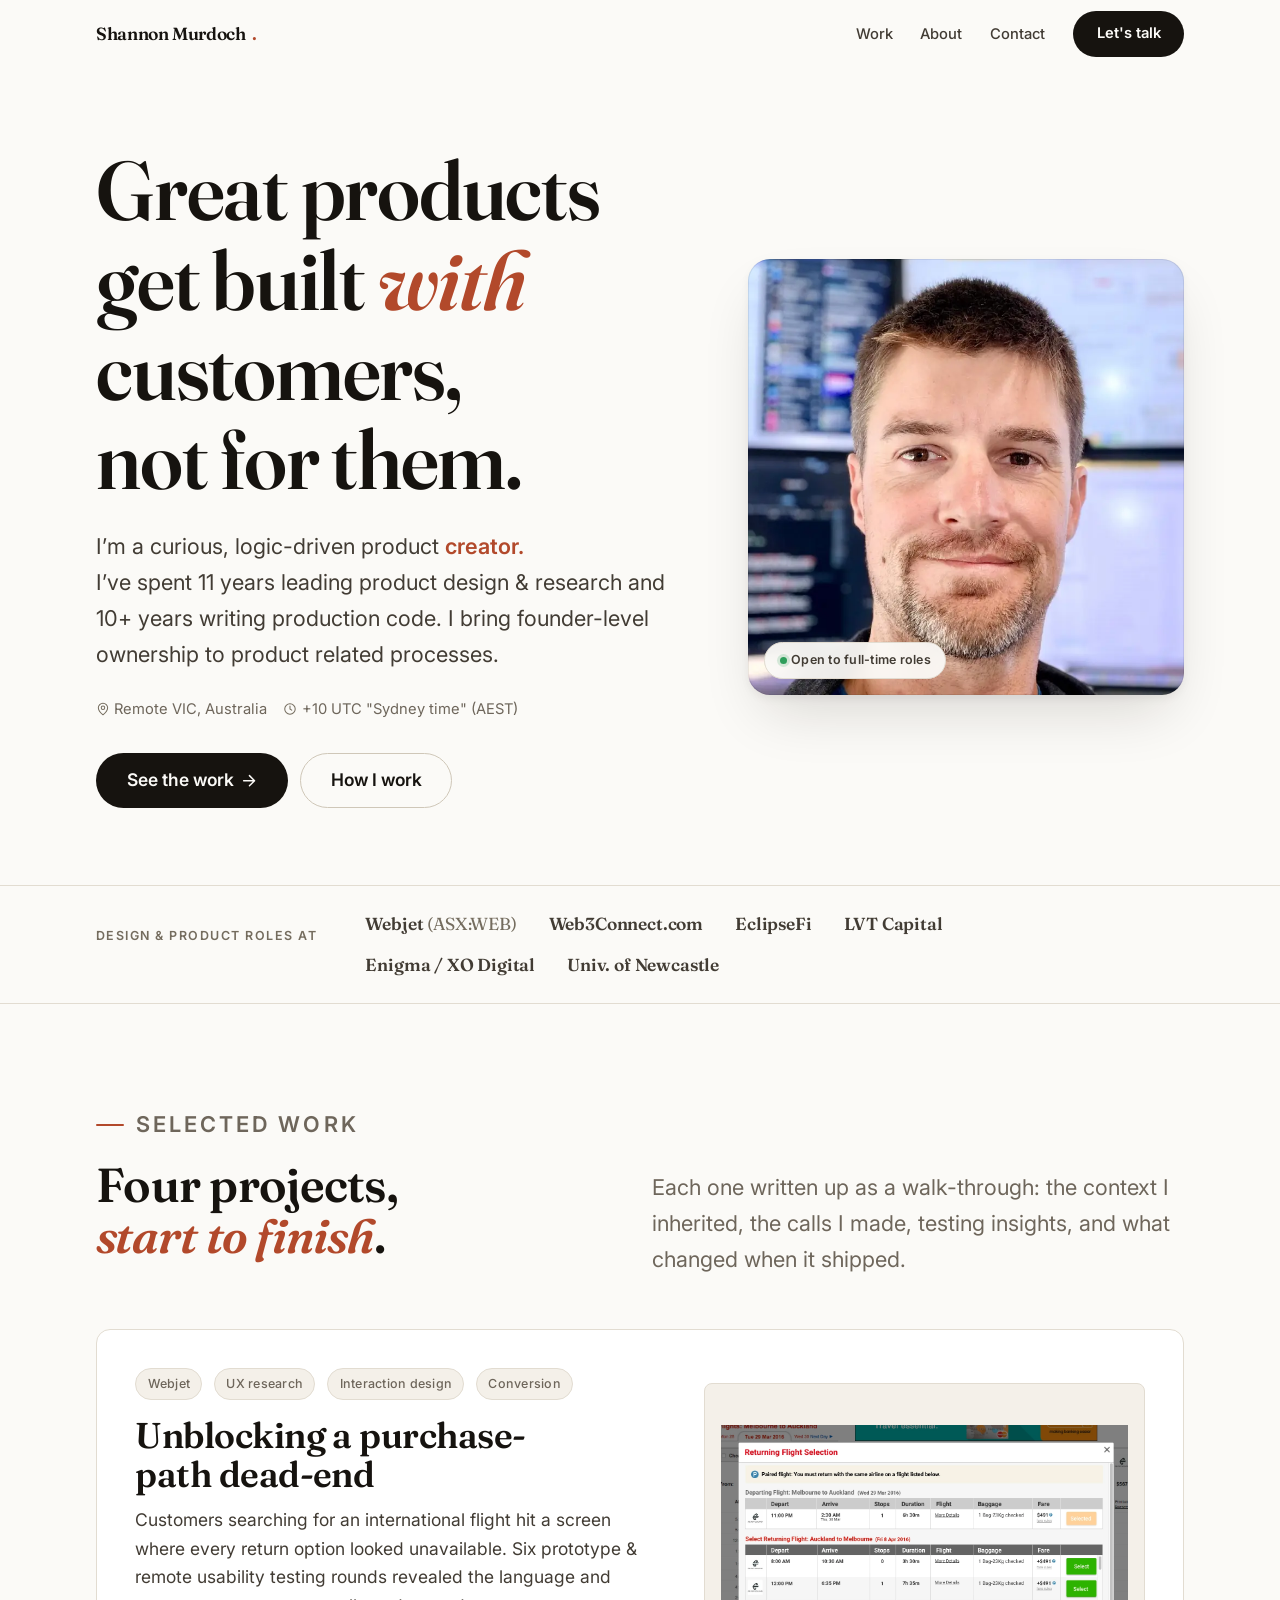
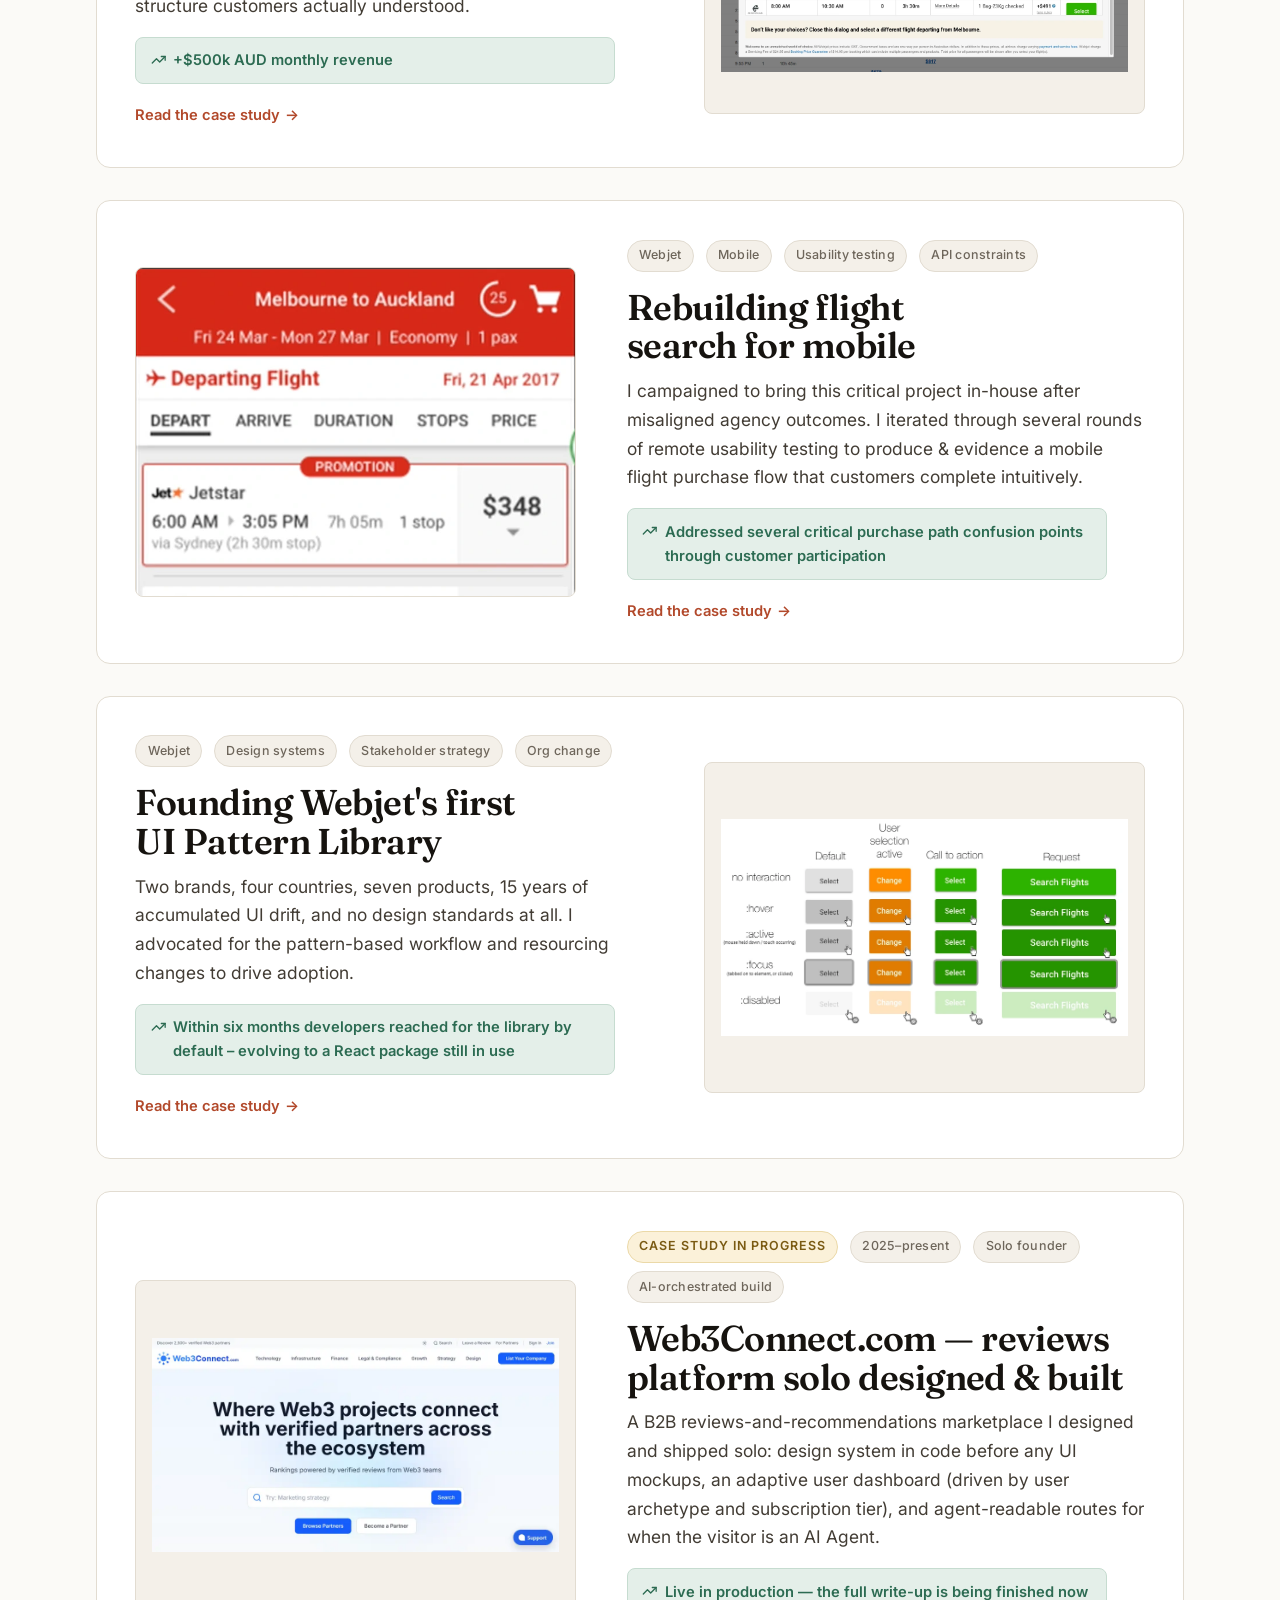
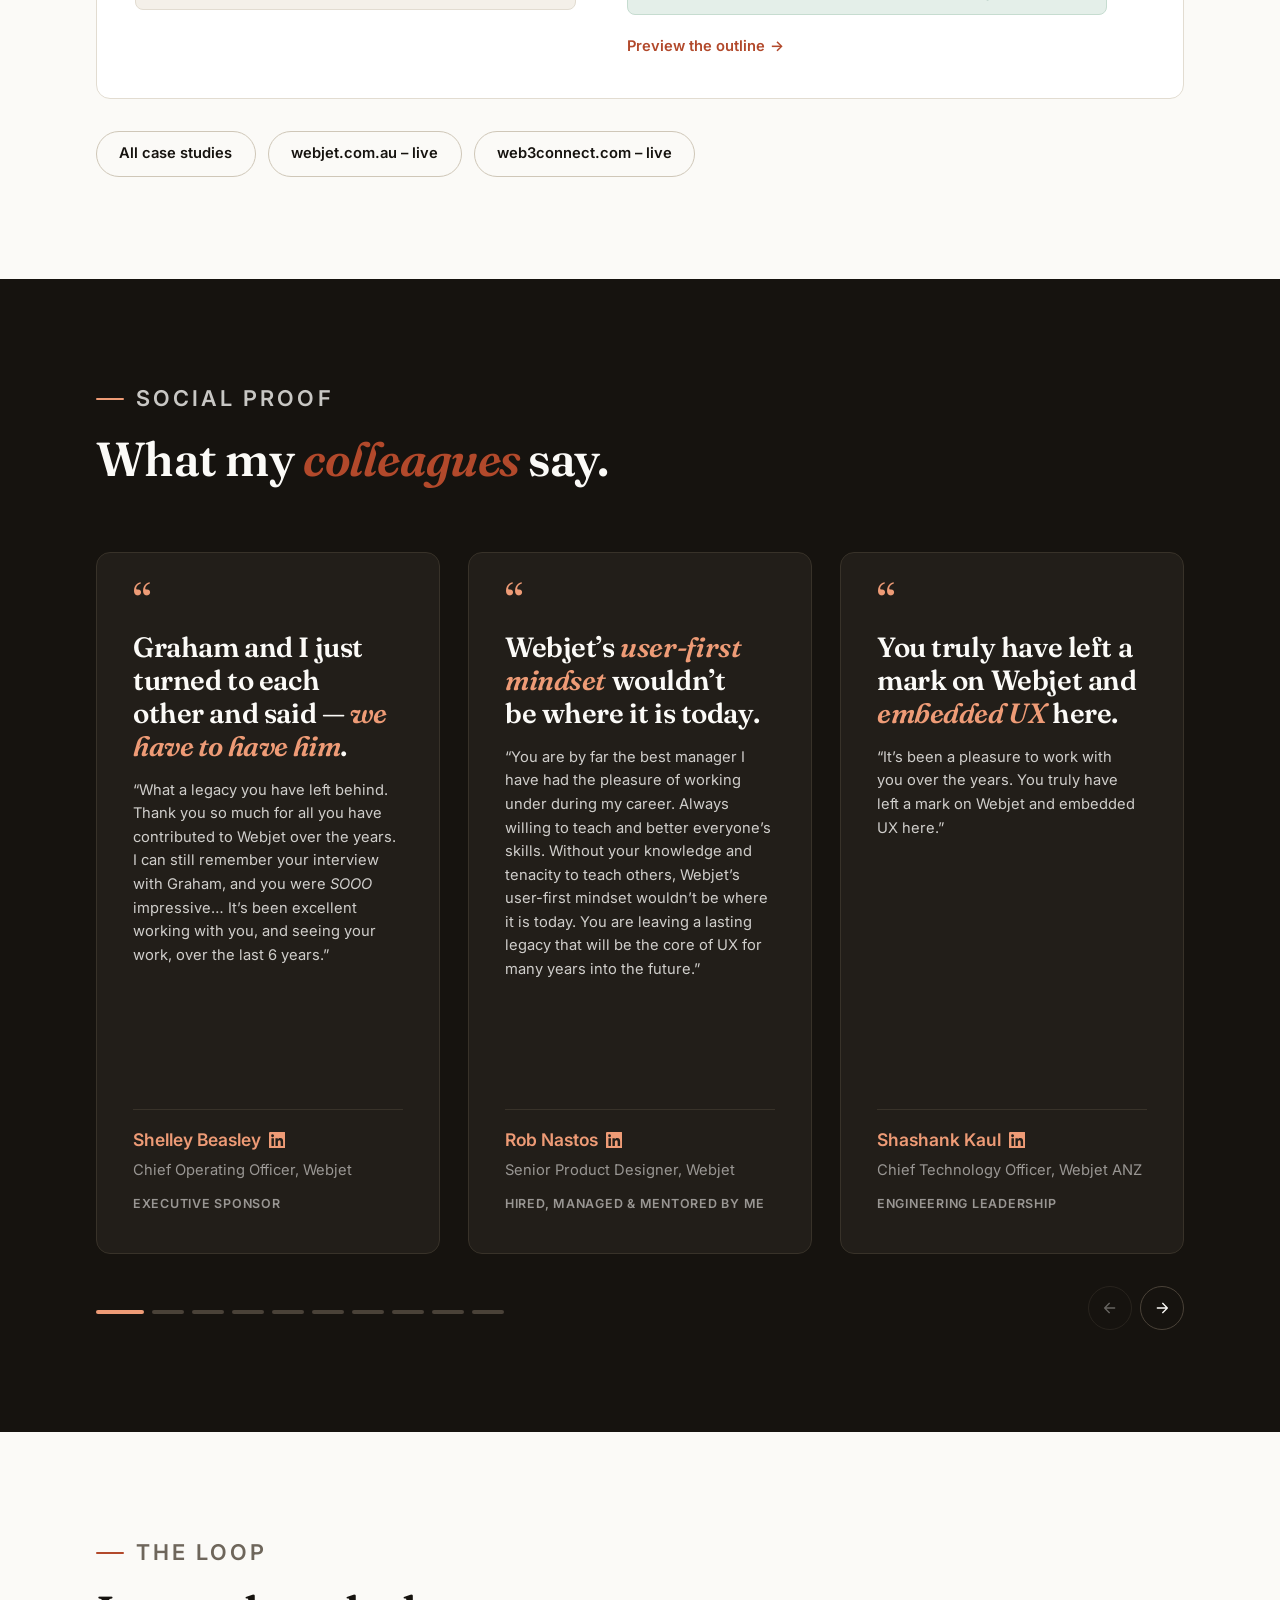
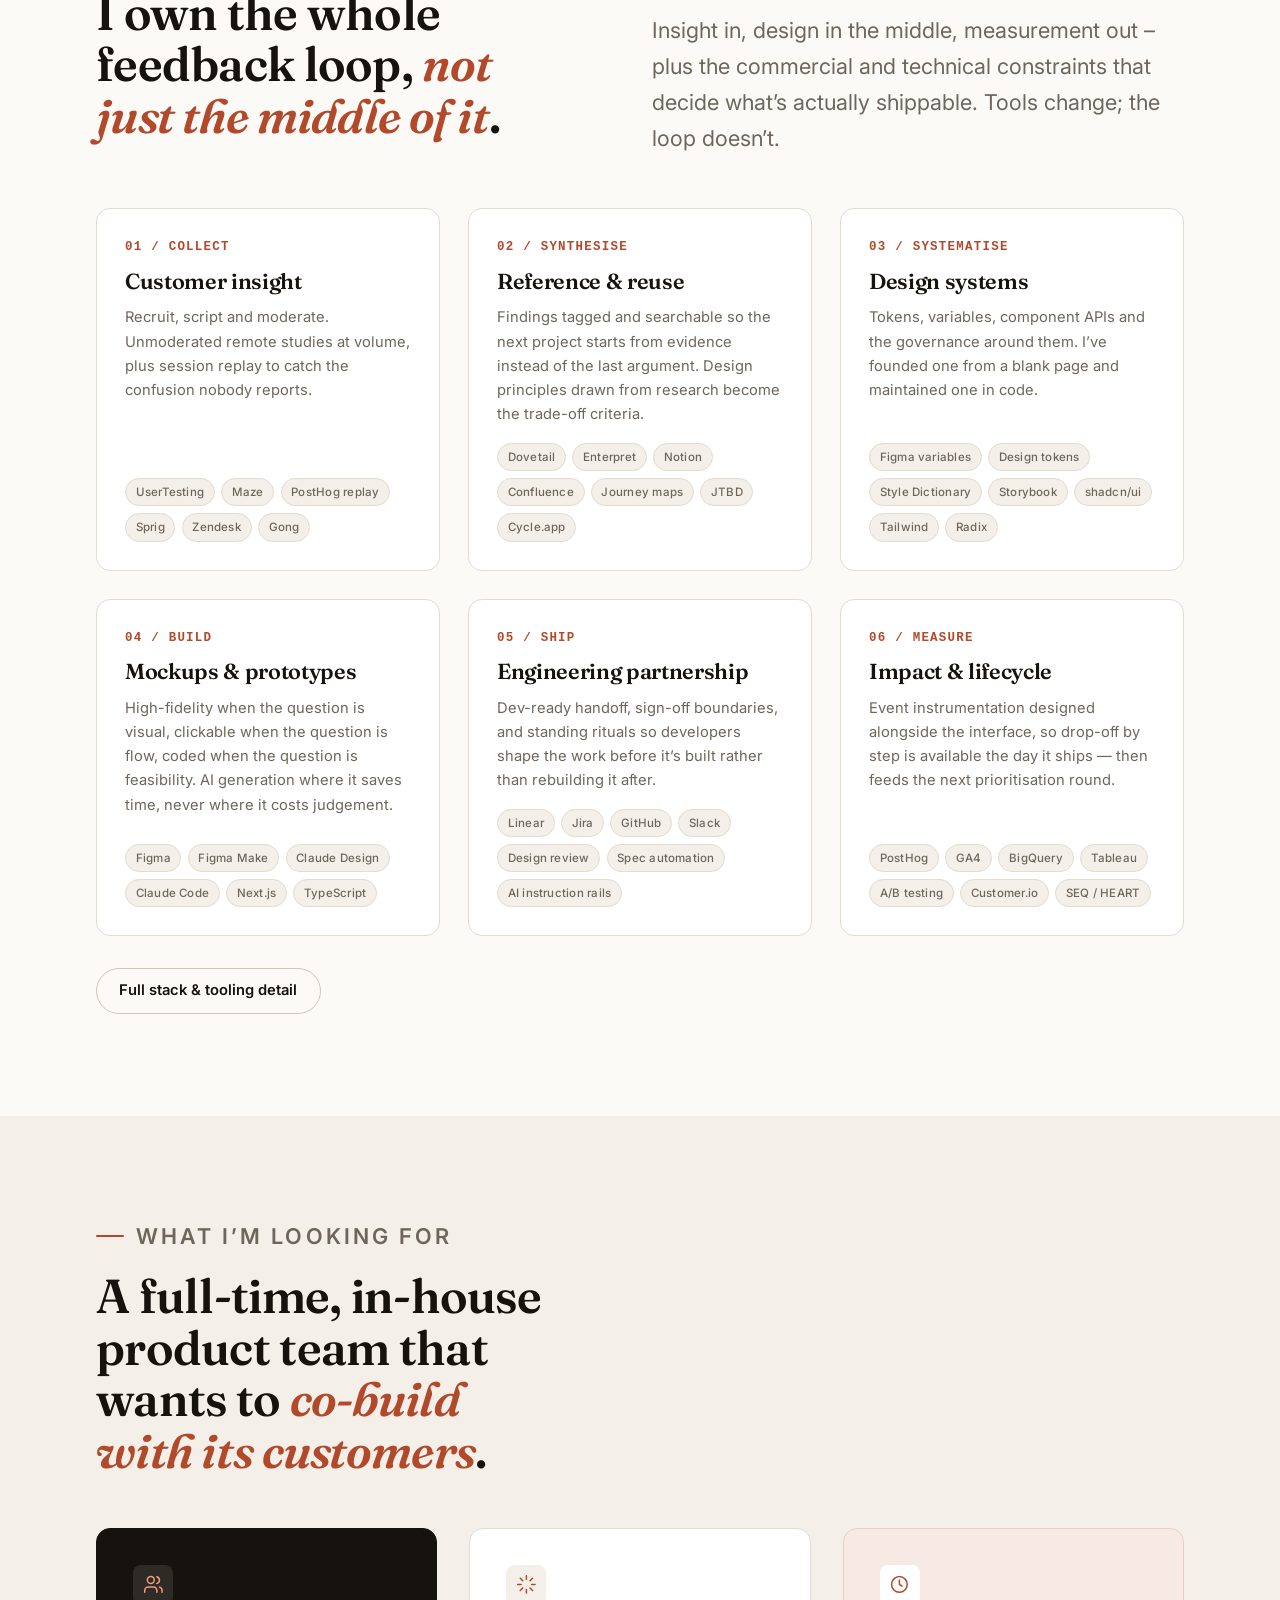
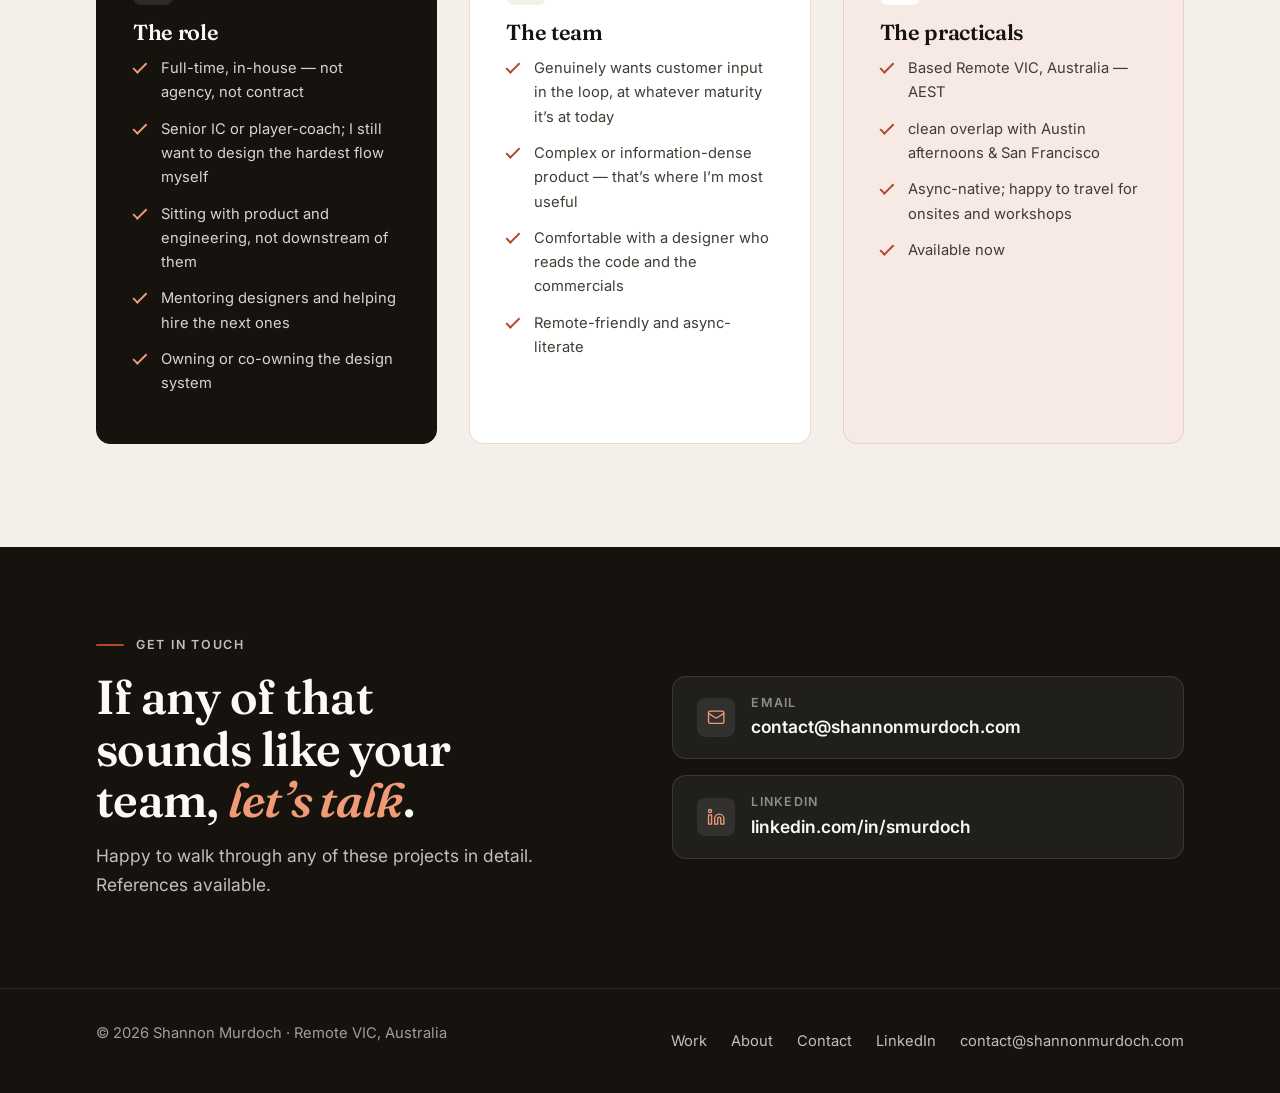
<file: index.html>
<!DOCTYPE html>
<html lang="en" class="no-js">
<head>
<meta charset="UTF-8">
<meta name="viewport" content="width=device-width, initial-scale=1">
<title>Shannon Murdoch — Product Design Leader</title>
<meta name="description" content="Product design leader with 20 years across design and engineering. I build products with customers, not for them — research practice, design systems, and shipped production interfaces. Available for a full-time in-house role. AEST, remote-native.">
<link rel="canonical" href="https://shannonmurdoch.com/">
<meta name="theme-color" content="#FBFAF7">
<link rel="apple-touch-icon" sizes="180x180" href="/images/favicon/apple-touch-icon.png">
<link rel="icon" type="image/png" sizes="32x32" href="/images/favicon/favicon-32x32.png">
<link rel="icon" type="image/png" sizes="16x16" href="/images/favicon/favicon-16x16.png">
<link rel="icon" href="/favicon.ico" sizes="any">
<link rel="manifest" href="/site.webmanifest">
<meta property="og:type" content="website">
<meta property="og:site_name" content="Shannon Murdoch">
<meta property="og:url" content="https://shannonmurdoch.com/">
<meta property="og:title" content="Shannon Murdoch — Product Design Leader">
<meta property="og:description" content="20 years across design and engineering. Founded Webjet's UX practice and first UI Pattern Library; one usability fix returned +$500k AUD TTV per month. Looking for a full-time in-house product team.">
<meta property="og:image" content="https://shannonmurdoch.com/images/og-shannon-murdoch.jpg">
<meta name="twitter:card" content="summary_large_image">
<meta name="twitter:title" content="Shannon Murdoch — Product Design Leader">
<meta name="twitter:description" content="20 years across design and engineering. I build products with customers, not for them.">
<meta name="twitter:image" content="https://shannonmurdoch.com/images/og-shannon-murdoch.jpg">
<link rel="preconnect" href="https://fonts.googleapis.com">
<link rel="preconnect" href="https://fonts.gstatic.com" crossorigin>
<link href="https://fonts.googleapis.com/css2?family=Fraunces:ital,opsz,wght@0,9..144,400..700;1,9..144,400..600&amp;family=Inter:wght@400;500;600;700&amp;display=swap" rel="stylesheet">
<link rel="stylesheet" href="style.css?v=7">
<script>document.documentElement.classList.remove('no-js');</script>
<script type="application/ld+json">
{
  "@context": "https://schema.org",
  "@type": "Person",
  "name": "Shannon Murdoch",
  "url": "https://shannonmurdoch.com/",
  "image": "https://shannonmurdoch.com/images/og-shannon-murdoch.jpg",
  "jobTitle": "Product Design Leader",
  "email": "contact@shannonmurdoch.com",
  "address": { "@type": "PostalAddress", "addressRegion": "VIC", "addressCountry": "AU" },
  "alumniOf": { "@type": "CollegeOrUniversity", "name": "University of Newcastle" },
  "sameAs": ["https://www.linkedin.com/in/smurdoch"],
  "knowsAbout": ["Product Design","UX Research","Design Systems","Design Leadership","Front-end Development","Conversion Optimisation"]
}
</script>
</head>
<body>
<a class="skip-link" href="#main">Skip to content</a>

<header class="site-header">
  <div class="wrap site-header__inner">
    <a class="brand" href="index.html">Shannon Murdoch<span class="brand__dot">.</span></a>
    <button class="nav__toggle" type="button" aria-expanded="false" aria-controls="site-nav">
      <span class="visually-hidden">Menu</span>
      <svg class="icon-open" viewBox="0 0 24 24" fill="none" stroke="currentColor" stroke-width="1.75" stroke-linecap="round" aria-hidden="true"><path d="M3 6h18M3 12h18M3 18h18"/></svg>
      <svg class="icon-close" viewBox="0 0 24 24" fill="none" stroke="currentColor" stroke-width="1.75" stroke-linecap="round" aria-hidden="true"><path d="M18 6 6 18M6 6l12 12"/></svg>
    </button>
    <nav class="nav" id="site-nav" aria-label="Primary">
      <ul class="nav__list">
        <li><a class="nav__link" href="work.html">Work</a></li>
        <li><a class="nav__link" href="about.html">About</a></li>
        <li><a class="nav__link" href="contact.html">Contact</a></li>
      </ul>
      <a class="btn btn--primary" href="contact.html">Let's talk</a>
    </nav>
  </div>
</header>

<main id="main">

  <!-- ================= HERO ================= -->
  <section class="hero">
    <div class="wrap hero__grid">
      <div class="hero__body">
        <h1 class="hero__title">Great products get built <em>with</em> customers, not for them.</h1>
        <p class="hero__role visually-hidden">
          <span>Research practice</span><span>Design systems</span><span>Shipped interfaces</span><span>Measured outcomes</span>
        </p>
        <p class="hero__ethos">
          I&rsquo;m a curious, logic-driven product <span class="word-cycle" data-word-cycle aria-hidden="true"><span
            class="word-cycle__word is-in">creator.</span><span class="word-cycle__word">builder.</span><span
            class="word-cycle__word">founder.</span><span class="word-cycle__word">designer.</span><span
            class="word-cycle__word">researcher.</span></span><span class="visually-hidden">creator.</span><br>
          I&rsquo;ve spent 11 years leading product design &amp; research and 10+ years writing production code. I bring
          founder-level ownership to product related processes.
        </p>
        <div class="hero__meta">
          <span>
            <svg viewBox="0 0 24 24" fill="none" stroke="currentColor" stroke-width="1.75" stroke-linecap="round" stroke-linejoin="round" aria-hidden="true"><path d="M20 10c0 6-8 12-8 12s-8-6-8-12a8 8 0 0 1 16 0Z"/><circle cx="12" cy="10" r="3"/></svg>
            Remote VIC, Australia
          </span>
          <span>
            <svg viewBox="0 0 24 24" fill="none" stroke="currentColor" stroke-width="1.75" stroke-linecap="round" stroke-linejoin="round" aria-hidden="true"><circle cx="12" cy="12" r="9"/><path d="M12 7v5l3 2"/></svg>
            +10 UTC "Sydney time" (AEST) 
          </span>
        </div>
        <div class="btn-row hero__actions">
          <a class="btn btn--primary btn--lg" href="work.html">
            See the work
            <svg viewBox="0 0 24 24" fill="none" stroke="currentColor" stroke-width="2" stroke-linecap="round" stroke-linejoin="round" aria-hidden="true"><path d="M5 12h14M13 5l7 7-7 7"/></svg>
          </a>
          <a class="btn btn--ghost btn--lg" href="about.html">How I work</a>
        </div>
      </div>
      <div class="hero__media">
        <div class="portrait portrait--square">
          <img src="images/shannon-murdoch.webp" width="800" height="800" alt="Shannon Murdoch" fetchpriority="high" decoding="async">
          <span class="portrait__badge"><span class="pulse" aria-hidden="true"></span> Open to full-time roles</span>
        </div>
      </div>
    </div>
  </section>

  <!-- ================= PROOF STRIP ================= -->
  <div class="proof-strip">
    <div class="wrap proof-strip__inner">
      <p class="proof-strip__label">Design &amp; product roles at</p>
      <ul class="proof-strip__items">
        <li>Webjet <span aria-hidden="true" style="color:var(--ink-4);font-weight:400">(ASX:WEB)</span></li>
        <li>Web3Connect.com</li>
        <li>EclipseFi</li>
        <li>LVT&nbsp;Capital</li>
        <li>Enigma&nbsp;/&nbsp;XO&nbsp;Digital</li>
        <li>Univ.&nbsp;of&nbsp;Newcastle</li>
      </ul>
    </div>
  </div>

  

  <!-- ================= SELECTED WORK ================= -->
  <section class="section" id="work">
    <div class="wrap">
      <div class="section-head section-head--split" data-reveal>
        <div>
          <p class="eyebrow">Selected work</p>
          <h2>Four projects, <em>start to finish</em>.</h2>
        </div>
        <div>
          <p>Each one written up as a walk-through: the context I inherited, the calls I made, testing insights, and what changed when it shipped.</p>
        </div>
      </div>

      <div class="work-list">

        <article class="work-card" data-reveal>
          <div class="work-card__body">
            <div class="work-card__meta">
              <span class="chip">Webjet</span>
              <span class="chip">UX research</span>
              <span class="chip">Interaction design</span>
              <span class="chip">Conversion</span>
            </div>
            <h3 class="work-card__title"><a href="work/paired-flight-modal.html">Unblocking a purchase-path dead-end</a></h3>
            <p class="work-card__desc">
              Customers searching for an international flight hit a screen where every return option looked unavailable.
              Six prototype & remote usability testing  rounds revealed the language and structure customers actually understood.
            </p>
            <p class="work-card__outcome">
              <svg viewBox="0 0 24 24" fill="none" stroke="currentColor" stroke-width="2" stroke-linecap="round" stroke-linejoin="round" aria-hidden="true"><path d="M22 7 13.5 15.5l-5-5L2 17"/><path d="M16 7h6v6"/></svg>
              +$500k AUD monthly revenue
            </p>
            <span class="link-arrow">Read the case study <span class="arrow" aria-hidden="true">&rarr;</span></span>
          </div>
          <div class="work-card__media">
            <img src="images/work/paired-flight-modal/13-final-design.webp" width="1222" height="743" alt="Final paired-flight modal design showing departing flight and selectable returning flights" loading="lazy" decoding="async">
          </div>
        </article>

        <article class="work-card work-card--alt" data-reveal>
          <div class="work-card__body">
            <div class="work-card__meta">
              <span class="chip">Webjet</span>
              <span class="chip">Mobile</span>
              <span class="chip">Usability testing</span>
              <span class="chip">API constraints</span>
            </div>
            <h3 class="work-card__title"><a href="work/mobile-flight-purchase-path.html">Rebuilding flight search for mobile</a></h3>
            <p class="work-card__desc">
              I campaigned to bring this critical project in-house after misaligned agency outcomes. I iterated through several rounds
              of remote usability testing to produce &amp; evidence a mobile flight purchase flow that customers complete intuitively.
            </p>
            <p class="work-card__outcome">
              <svg viewBox="0 0 24 24" fill="none" stroke="currentColor" stroke-width="2" stroke-linecap="round" stroke-linejoin="round" aria-hidden="true"><path d="M22 7 13.5 15.5l-5-5L2 17"/><path d="M16 7h6v6"/></svg>
              Addressed several critical purchase path confusion points through customer participation 
            </p>
            <span class="link-arrow">Read the case study <span class="arrow" aria-hidden="true">&rarr;</span></span>
          </div>
          <div class="work-card__media work-card__media--cover">
            <img src="images/work/mobile-flight-purchase-path/15-round-6-final.webp" width="760" height="1347" alt="Final mobile flight search results screen with sortable headers and a paired-flight promotion card" loading="lazy" decoding="async">
          </div>
        </article>

        <article class="work-card" data-reveal>
          <div class="work-card__body">
            <div class="work-card__meta">
              <span class="chip">Webjet</span>
              <span class="chip">Design systems</span>
              <span class="chip">Stakeholder strategy</span>
              <span class="chip">Org change</span>
            </div>
            <h3 class="work-card__title"><a href="work/ui-pattern-library.html">Founding Webjet's first UI Pattern Library</a></h3>
            <p class="work-card__desc">
              Two brands, four countries, seven products, 15 years of accumulated UI drift, and no design standards
              at all. I advocated for the pattern-based workflow and resourcing changes to drive adoption.
            </p>
            <p class="work-card__outcome">
              <svg viewBox="0 0 24 24" fill="none" stroke="currentColor" stroke-width="2" stroke-linecap="round" stroke-linejoin="round" aria-hidden="true"><path d="M22 7 13.5 15.5l-5-5L2 17"/><path d="M16 7h6v6"/></svg>
              Within six months developers reached for the library by default &ndash; evolving to a React package still in use
            </p>
            <span class="link-arrow">Read the case study <span class="arrow" aria-hidden="true">&rarr;</span></span>
          </div>
          <div class="work-card__media">
            <img src="images/work/ui-pattern-library/06-button-suite-spec.webp" width="884" height="471" alt="The standard Webjet button suite: sizes, states and colour variants" loading="lazy" decoding="async">
          </div>
        </article>

        <article class="work-card work-card--alt" data-reveal>
          <div class="work-card__body">
            <div class="work-card__meta">
              <span class="badge-soon">Case study in progress</span>
              <span class="chip">2025&ndash;present</span>
              <span class="chip">Solo founder</span>
              <span class="chip">AI-orchestrated build</span>
            </div>
            <h3 class="work-card__title"><a href="work/web3connect.html">Web3Connect.com &mdash; reviews platform solo designed &amp; built</a></h3>
            <p class="work-card__desc">
              A B2B reviews-and-recommendations marketplace I designed and shipped solo: design system in code before
              any UI mockups, an adaptive user dashboard (driven by user archetype and subscription tier), and agent-readable routes for
              when the visitor is an AI Agent.
            </p>
            <p class="work-card__outcome">
              <svg viewBox="0 0 24 24" fill="none" stroke="currentColor" stroke-width="2" stroke-linecap="round" stroke-linejoin="round" aria-hidden="true"><path d="M22 7 13.5 15.5l-5-5L2 17"/><path d="M16 7h6v6"/></svg>
              Live in production &mdash; the full write-up is being finished now
            </p>
            <span class="link-arrow">Preview the outline <span class="arrow" aria-hidden="true">&rarr;</span></span>
          </div>
          <div class="work-card__media">
            <img src="images/work/web3connect-com/web3connect-homepage.webp" width="950" height="500" alt="Placeholder: documented component library output" loading="lazy" decoding="async">
          </div>
        </article>

      </div>

      <div class="btn-row mt-6" data-reveal>
        <a class="btn btn--ghost" href="work.html">All case studies</a>
        <a class="btn btn--ghost" href="https://www.webjet.com.au" target="_blank" rel="noopener noreferrer">webjet.com.au &ndash; live</a>
        <a class="btn btn--ghost" href="https://web3connect.com" target="_blank" rel="noopener noreferrer">web3connect.com &ndash; live</a>
      </div>
    </div>
  </section>

  <!-- ================= TESTIMONIALS ================= -->
  <section class="section section--ink" id="testimonials">
    <div class="wrap">
      <div class="section-head section-head--split" data-reveal>
        <div>
          <p class="eyebrow">Social proof</p>
          <h2>What my <em>colleagues</em> say.</h2>
        </div>
        <div>
          <p></p>
        </div>
      </div>

      <div class="tst" data-carousel aria-roledescription="carousel" aria-label="Testimonials">
        <div class="tst__viewport">
          <ul class="tst__track" style="list-style:none;margin:0;padding:0;max-width:none">

            <li class="tst__slide">
              <blockquote class="quote-card">
                <span class="quote-card__mark" aria-hidden="true">&ldquo;</span>
                <p class="quote-card__headline">Graham and I just turned to each other and said &mdash; <em>we have to have him</em>.</p>
                <div class="quote-card__body">
                  <p>&ldquo;What a legacy you have left behind. Thank you so
                  much for all you have contributed to Webjet over the years. I can still remember your interview with
                  Graham, and you were <em>SOOO</em> impressive&hellip; It&rsquo;s been excellent working
                  with you, and seeing your work, over the last 6 years.&rdquo;</p>
                </div>
                <footer class="quote-card__attr">
                  <cite><span class="quote-card__name"><a class="attr-link" href="https://www.linkedin.com/in/shelleybeasley/" target="_blank" rel="noopener noreferrer">Shelley Beasley<svg class="attr-link__icon" width="16" height="16" viewBox="0 0 24 24" fill="currentColor" aria-hidden="true"><path d="M20.45 20.45h-3.55v-5.57c0-1.33-.03-3.04-1.85-3.04-1.86 0-2.14 1.44-2.14 2.94v5.67H9.35V9h3.41v1.56h.05c.47-.9 1.63-1.85 3.36-1.85 3.6 0 4.27 2.37 4.27 5.45v6.29ZM5.34 7.43a2.07 2.07 0 1 1 0-4.13 2.07 2.07 0 0 1 0 4.13ZM7.12 20.45H3.55V9h3.57v11.45ZM22.22 0H1.77C.79 0 0 .77 0 1.72v20.56C0 23.23.79 24 1.77 24h20.45c.98 0 1.78-.77 1.78-1.72V1.72C24 .77 23.2 0 22.22 0Z"/></svg><span class="visually-hidden"> on LinkedIn (opens in a new tab)</span></a></span>
                  <span class="quote-card__role">Chief Operating Officer, Webjet</span></cite>
                  <span class="quote-card__rel">Executive sponsor</span>
                </footer>
              </blockquote>
            </li>

            <li class="tst__slide">
              <blockquote class="quote-card">
                <span class="quote-card__mark" aria-hidden="true">&ldquo;</span>
                <p class="quote-card__headline">Webjet&rsquo;s <em>user-first mindset</em> wouldn&rsquo;t be where it is today.</p>
                <div class="quote-card__body">
                  <p>&ldquo;You are by far the best manager I have had the pleasure of working under during my career. Always
                  willing to teach and better everyone&rsquo;s skills. Without your knowledge and tenacity to teach others,
                  Webjet&rsquo;s user-first mindset wouldn&rsquo;t be where it is today. You are leaving a lasting legacy that will be
                  the core of UX for many years into the future.&rdquo;</p>
                </div>
                <footer class="quote-card__attr">
                  <cite><span class="quote-card__name"><a class="attr-link" href="https://www.linkedin.com/in/rob-nastos/" target="_blank" rel="noopener noreferrer">Rob Nastos<svg class="attr-link__icon" width="16" height="16" viewBox="0 0 24 24" fill="currentColor" aria-hidden="true"><path d="M20.45 20.45h-3.55v-5.57c0-1.33-.03-3.04-1.85-3.04-1.86 0-2.14 1.44-2.14 2.94v5.67H9.35V9h3.41v1.56h.05c.47-.9 1.63-1.85 3.36-1.85 3.6 0 4.27 2.37 4.27 5.45v6.29ZM5.34 7.43a2.07 2.07 0 1 1 0-4.13 2.07 2.07 0 0 1 0 4.13ZM7.12 20.45H3.55V9h3.57v11.45ZM22.22 0H1.77C.79 0 0 .77 0 1.72v20.56C0 23.23.79 24 1.77 24h20.45c.98 0 1.78-.77 1.78-1.72V1.72C24 .77 23.2 0 22.22 0Z"/></svg><span class="visually-hidden"> on LinkedIn (opens in a new tab)</span></a></span>
                  <span class="quote-card__role">Senior Product Designer, Webjet</span></cite>
                  <span class="quote-card__rel">Hired, managed &amp; mentored by me</span>
                </footer>
              </blockquote>
            </li>

            <li class="tst__slide">
              <blockquote class="quote-card">
                <span class="quote-card__mark" aria-hidden="true">&ldquo;</span>
                <p class="quote-card__headline">You truly have left a mark on Webjet and <em>embedded UX</em> here.</p>
                <div class="quote-card__body">
                  <p>&ldquo;It&rsquo;s been a pleasure to work with you over the years. You truly have left a mark on Webjet and
                  embedded UX here.&rdquo;</p>
                </div>
                <footer class="quote-card__attr">
                  <cite><span class="quote-card__name"><a class="attr-link" href="https://www.linkedin.com/in/shashank-kaul-13b5839/" target="_blank" rel="noopener noreferrer">Shashank Kaul<svg class="attr-link__icon" width="16" height="16" viewBox="0 0 24 24" fill="currentColor" aria-hidden="true"><path d="M20.45 20.45h-3.55v-5.57c0-1.33-.03-3.04-1.85-3.04-1.86 0-2.14 1.44-2.14 2.94v5.67H9.35V9h3.41v1.56h.05c.47-.9 1.63-1.85 3.36-1.85 3.6 0 4.27 2.37 4.27 5.45v6.29ZM5.34 7.43a2.07 2.07 0 1 1 0-4.13 2.07 2.07 0 0 1 0 4.13ZM7.12 20.45H3.55V9h3.57v11.45ZM22.22 0H1.77C.79 0 0 .77 0 1.72v20.56C0 23.23.79 24 1.77 24h20.45c.98 0 1.78-.77 1.78-1.72V1.72C24 .77 23.2 0 22.22 0Z"/></svg><span class="visually-hidden"> on LinkedIn (opens in a new tab)</span></a></span>
                  <span class="quote-card__role">Chief Technology Officer, Webjet ANZ</span></cite>
                  <span class="quote-card__rel">Engineering leadership</span>
                </footer>
              </blockquote>
            </li>

            <li class="tst__slide">
              <blockquote class="quote-card">
                <span class="quote-card__mark" aria-hidden="true">&ldquo;</span>
                <p class="quote-card__headline">compelling interactions <em>that lead the way</em>.</p>
                <div class="quote-card__body">
                  <p>&ldquo;Thank you for all your support and help over the years. Appreciate the chats and brainstorming
                  along the way to look at how we can be different, how we can turn up the dial and create compelling
                  interactions that lead the way.&rdquo;</p>
                </div>
                <footer class="quote-card__attr">
                  <cite><span class="quote-card__name"><a class="attr-link" href="https://www.linkedin.com/in/andersongraham/" target="_blank" rel="noopener noreferrer">Graham Anderson<svg class="attr-link__icon" width="16" height="16" viewBox="0 0 24 24" fill="currentColor" aria-hidden="true"><path d="M20.45 20.45h-3.55v-5.57c0-1.33-.03-3.04-1.85-3.04-1.86 0-2.14 1.44-2.14 2.94v5.67H9.35V9h3.41v1.56h.05c.47-.9 1.63-1.85 3.36-1.85 3.6 0 4.27 2.37 4.27 5.45v6.29ZM5.34 7.43a2.07 2.07 0 1 1 0-4.13 2.07 2.07 0 0 1 0 4.13ZM7.12 20.45H3.55V9h3.57v11.45ZM22.22 0H1.77C.79 0 0 .77 0 1.72v20.56C0 23.23.79 24 1.77 24h20.45c.98 0 1.78-.77 1.78-1.72V1.72C24 .77 23.2 0 22.22 0Z"/></svg><span class="visually-hidden"> on LinkedIn (opens in a new tab)</span></a></span>
                  <span class="quote-card__role">Chief Technology Officer, Webjet Global</span></cite>
                  <span class="quote-card__rel">Hiring manager</span>
                </footer>
              </blockquote>
            </li>

 

            <li class="tst__slide">
              <blockquote class="quote-card">
                <span class="quote-card__mark" aria-hidden="true">&ldquo;</span>
                <p class="quote-card__headline">UX became a <em>first consideration</em> when designing new features.</p>
                <div class="quote-card__body">
                  <p>&ldquo;You made a major contribution to the change of development process in Webjet, where UX became an
                  important / first consideration during design of new features.&rdquo;</p>
                </div>
                <footer class="quote-card__attr">
                  <cite><span class="quote-card__name"><a class="attr-link" href="https://www.linkedin.com/in/michael-freidgeim-0106853/" target="_blank" rel="noopener noreferrer">Michael Freidgeim<svg class="attr-link__icon" width="16" height="16" viewBox="0 0 24 24" fill="currentColor" aria-hidden="true"><path d="M20.45 20.45h-3.55v-5.57c0-1.33-.03-3.04-1.85-3.04-1.86 0-2.14 1.44-2.14 2.94v5.67H9.35V9h3.41v1.56h.05c.47-.9 1.63-1.85 3.36-1.85 3.6 0 4.27 2.37 4.27 5.45v6.29ZM5.34 7.43a2.07 2.07 0 1 1 0-4.13 2.07 2.07 0 0 1 0 4.13ZM7.12 20.45H3.55V9h3.57v11.45ZM22.22 0H1.77C.79 0 0 .77 0 1.72v20.56C0 23.23.79 24 1.77 24h20.45c.98 0 1.78-.77 1.78-1.72V1.72C24 .77 23.2 0 22.22 0Z"/></svg><span class="visually-hidden"> on LinkedIn (opens in a new tab)</span></a></span>
                  <span class="quote-card__role">Engineering, Webjet</span></cite>
                  <span class="quote-card__rel">Cross-functional partner</span>
                </footer>
              </blockquote>
            </li>

            <li class="tst__slide">
              <blockquote class="quote-card">
                <span class="quote-card__mark" aria-hidden="true">&ldquo;</span>
                <p class="quote-card__headline">Instrumental in <em>setting the tone</em> of the UX team in Dubai.</p>
                <div class="quote-card__body">
                  <p>&ldquo;Huge thank you for recommending me to lead the UX team at WebBeds. You were instrumental in setting
                  the tone of the UX team in Dubai, and the knowledge you shared during that week-long workshop back in
                  Jul 2019 was of tremendous help &mdash; I can&rsquo;t thank you enough for that.&rdquo;</p>
                </div>
                <footer class="quote-card__attr">
                  <cite><span class="quote-card__name"><a class="attr-link" href="https://www.linkedin.com/in/varunvelhankar/" target="_blank" rel="noopener noreferrer">Varun Velhankar<svg class="attr-link__icon" width="16" height="16" viewBox="0 0 24 24" fill="currentColor" aria-hidden="true"><path d="M20.45 20.45h-3.55v-5.57c0-1.33-.03-3.04-1.85-3.04-1.86 0-2.14 1.44-2.14 2.94v5.67H9.35V9h3.41v1.56h.05c.47-.9 1.63-1.85 3.36-1.85 3.6 0 4.27 2.37 4.27 5.45v6.29ZM5.34 7.43a2.07 2.07 0 1 1 0-4.13 2.07 2.07 0 0 1 0 4.13ZM7.12 20.45H3.55V9h3.57v11.45ZM22.22 0H1.77C.79 0 0 .77 0 1.72v20.56C0 23.23.79 24 1.77 24h20.45c.98 0 1.78-.77 1.78-1.72V1.72C24 .77 23.2 0 22.22 0Z"/></svg><span class="visually-hidden"> on LinkedIn (opens in a new tab)</span></a></span>
                  <span class="quote-card__role">UX Lead, WebBeds (Dubai)</span></cite>
                  <span class="quote-card__rel">Regional team</span>
                </footer>
              </blockquote>
            </li>

            <li class="tst__slide">
              <blockquote class="quote-card">
                <span class="quote-card__mark" aria-hidden="true">&ldquo;</span>
                <p class="quote-card__headline">Bringing in a <em>proper UX model and mindset</em>.</p>
                <div class="quote-card__body">
                  <p>&ldquo;Over 5 years at Webjet sorting us out and bringing in a proper UX model and mindset. Your dedication
                  and doggedness is one of your greatest assets &mdash; which will sorely be missed.&rdquo;</p>
                </div>
                <footer class="quote-card__attr">
                  <cite><span class="quote-card__name"><a class="attr-link" href="https://www.linkedin.com/in/lachlan-mckerrow-6065aa3/" target="_blank" rel="noopener noreferrer">Lachlan McKerrow<svg class="attr-link__icon" width="16" height="16" viewBox="0 0 24 24" fill="currentColor" aria-hidden="true"><path d="M20.45 20.45h-3.55v-5.57c0-1.33-.03-3.04-1.85-3.04-1.86 0-2.14 1.44-2.14 2.94v5.67H9.35V9h3.41v1.56h.05c.47-.9 1.63-1.85 3.36-1.85 3.6 0 4.27 2.37 4.27 5.45v6.29ZM5.34 7.43a2.07 2.07 0 1 1 0-4.13 2.07 2.07 0 0 1 0 4.13ZM7.12 20.45H3.55V9h3.57v11.45ZM22.22 0H1.77C.79 0 0 .77 0 1.72v20.56C0 23.23.79 24 1.77 24h20.45c.98 0 1.78-.77 1.78-1.72V1.72C24 .77 23.2 0 22.22 0Z"/></svg><span class="visually-hidden"> on LinkedIn (opens in a new tab)</span></a></span>
                  <span class="quote-card__role">Product Owner, Webjet</span></cite>
                  <span class="quote-card__rel">Farewell board</span>
                </footer>
              </blockquote>
            </li>

            <li class="tst__slide">
              <blockquote class="quote-card">
                <span class="quote-card__mark" aria-hidden="true">&ldquo;</span>
                <p class="quote-card__headline">So many projects where you were <em>instrumental to the success</em>.</p>
                <div class="quote-card__body">
                  <p>&ldquo;It&rsquo;s hard to imagine Webjet without you. I have been on so many projects throughout my time where
                  you were instrumental to the success. I loved that I could bounce ideas with you on any topic. I have
                  learned a lot from you.&rdquo;</p>
                </div>
                <footer class="quote-card__attr">
                  <cite><span class="quote-card__name"><a class="attr-link" href="https://www.linkedin.com/in/dinesh-cooray-43b57636/" target="_blank" rel="noopener noreferrer">Dinesh Cooray<svg class="attr-link__icon" width="16" height="16" viewBox="0 0 24 24" fill="currentColor" aria-hidden="true"><path d="M20.45 20.45h-3.55v-5.57c0-1.33-.03-3.04-1.85-3.04-1.86 0-2.14 1.44-2.14 2.94v5.67H9.35V9h3.41v1.56h.05c.47-.9 1.63-1.85 3.36-1.85 3.6 0 4.27 2.37 4.27 5.45v6.29ZM5.34 7.43a2.07 2.07 0 1 1 0-4.13 2.07 2.07 0 0 1 0 4.13ZM7.12 20.45H3.55V9h3.57v11.45ZM22.22 0H1.77C.79 0 0 .77 0 1.72v20.56C0 23.23.79 24 1.77 24h20.45c.98 0 1.78-.77 1.78-1.72V1.72C24 .77 23.2 0 22.22 0Z"/></svg><span class="visually-hidden"> on LinkedIn (opens in a new tab)</span></a></span>
                  <span class="quote-card__role">Business Analyst, Flights, Webjet</span></cite>
                  <span class="quote-card__rel">Farewell board</span>
                </footer>
              </blockquote>
            </li>

            
            <li class="tst__slide">
              <blockquote class="quote-card">
                <span class="quote-card__mark" aria-hidden="true">&ldquo;</span>
                <p class="quote-card__headline">Always time and enthusiasm to lean into our <em>path of UX maturation</em>.</p>
                <div class="quote-card__body">
                  <p>&ldquo;You will be greatly missed. Thank you so much for always having time and enthusiasm to lean into
                  Online Republic and encourage us along our path of UX maturation.&rdquo;</p>
                </div>
                <footer class="quote-card__attr">
                  <cite><span class="quote-card__name"><a class="attr-link" href="https://www.linkedin.com/in/alexisduncan/" target="_blank" rel="noopener noreferrer">Ali Duncan<svg class="attr-link__icon" width="16" height="16" viewBox="0 0 24 24" fill="currentColor" aria-hidden="true"><path d="M20.45 20.45h-3.55v-5.57c0-1.33-.03-3.04-1.85-3.04-1.86 0-2.14 1.44-2.14 2.94v5.67H9.35V9h3.41v1.56h.05c.47-.9 1.63-1.85 3.36-1.85 3.6 0 4.27 2.37 4.27 5.45v6.29ZM5.34 7.43a2.07 2.07 0 1 1 0-4.13 2.07 2.07 0 0 1 0 4.13ZM7.12 20.45H3.55V9h3.57v11.45ZM22.22 0H1.77C.79 0 0 .77 0 1.72v20.56C0 23.23.79 24 1.77 24h20.45c.98 0 1.78-.77 1.78-1.72V1.72C24 .77 23.2 0 22.22 0Z"/></svg><span class="visually-hidden"> on LinkedIn (opens in a new tab)</span></a></span>
                  <span class="quote-card__role">Online Republic (Webjet Group, NZ)</span></cite>
                  <span class="quote-card__rel">Farewell board</span>
                </footer>
              </blockquote>
            </li>

            <li class="tst__slide">
              <blockquote class="quote-card">
                <span class="quote-card__mark" aria-hidden="true">&ldquo;</span>
                <p class="quote-card__headline">A depth of experience most candidates <em>can only dream of</em>.</p>
                <div class="quote-card__body">
                  <p>&ldquo;Shannon was, without a doubt, the single most valued member of our digital team. His strategic
                  vision and ability to map and plan out even the most complex of projects was highly valued. He is
                  confident applying a range of UX methodologies to gain insight&hellip; I&rsquo;ve never had a staff member who was
                  more of a pleasure to manage and to learn from. I cannot recommend him highly enough and would re-hire
                  him myself at any time.&rdquo;</p>
                </div>
                <footer class="quote-card__attr">
                  <cite><span class="quote-card__name">Tara Saxon</span>
                  <span class="quote-card__role">Shannon&rsquo;s manager, Enigma Communications</span></cite>
                  <span class="quote-card__rel">LinkedIn recommendation</span>
                </footer>
              </blockquote>
            </li>

            <li class="tst__slide">
              <blockquote class="quote-card">
                <span class="quote-card__mark" aria-hidden="true">&ldquo;</span>
                <p class="quote-card__headline">A blend of <em>strategist, analyst, architect and developer</em>.</p>
                <div class="quote-card__body">
                  <p>&ldquo;Shannon is a unique and talented blend of strategist, analyst, architect and developer. This is a
                  reflection of his breadth of interest and expertise &mdash; not a case of being a &lsquo;jack of all trades&rsquo;. He is
                  positively tenacious, thorough, ethical, and equally capable teasing out project requirements and goals
                  in meetings as he is in extracting insights from web analytics, competitor analysis, and market
                  research.&rdquo;</p>
                </div>
                <footer class="quote-card__attr">
                  <cite><span class="quote-card__name"><a class="attr-link" href="https://www.linkedin.com/in/pauldoolan1/" target="_blank" rel="noopener noreferrer">Paul Doolan<svg class="attr-link__icon" width="16" height="16" viewBox="0 0 24 24" fill="currentColor" aria-hidden="true"><path d="M20.45 20.45h-3.55v-5.57c0-1.33-.03-3.04-1.85-3.04-1.86 0-2.14 1.44-2.14 2.94v5.67H9.35V9h3.41v1.56h.05c.47-.9 1.63-1.85 3.36-1.85 3.6 0 4.27 2.37 4.27 5.45v6.29ZM5.34 7.43a2.07 2.07 0 1 1 0-4.13 2.07 2.07 0 0 1 0 4.13ZM7.12 20.45H3.55V9h3.57v11.45ZM22.22 0H1.77C.79 0 0 .77 0 1.72v20.56C0 23.23.79 24 1.77 24h20.45c.98 0 1.78-.77 1.78-1.72V1.72C24 .77 23.2 0 22.22 0Z"/></svg><span class="visually-hidden"> on LinkedIn (opens in a new tab)</span></a></span>
                  <span class="quote-card__role">Same team, Enigma Communications</span></cite>
                  <span class="quote-card__rel">LinkedIn recommendation</span>
                </footer>
              </blockquote>
            </li>

            <li class="tst__slide">
              <blockquote class="quote-card">
                <span class="quote-card__mark" aria-hidden="true">&ldquo;</span>
                <p class="quote-card__headline">Helped us avoid <em>one button doing 11 different things</em>.</p>
                <div class="quote-card__body">
                  <p>&ldquo;It&rsquo;s nice to work with you, and introducing UX culture to Webjet. You contributed significant
                  effort to every interaction, with valuable customer feedback &mdash; helped us to avoid one button doing 11
                  different things!&rdquo;</p>
                </div>
                <footer class="quote-card__attr">
                  <cite><span class="quote-card__name"><a class="attr-link" href="https://www.linkedin.com/in/mitalkakaiya/" target="_blank" rel="noopener noreferrer">Mital Kakaiya<svg class="attr-link__icon" width="16" height="16" viewBox="0 0 24 24" fill="currentColor" aria-hidden="true"><path d="M20.45 20.45h-3.55v-5.57c0-1.33-.03-3.04-1.85-3.04-1.86 0-2.14 1.44-2.14 2.94v5.67H9.35V9h3.41v1.56h.05c.47-.9 1.63-1.85 3.36-1.85 3.6 0 4.27 2.37 4.27 5.45v6.29ZM5.34 7.43a2.07 2.07 0 1 1 0-4.13 2.07 2.07 0 0 1 0 4.13ZM7.12 20.45H3.55V9h3.57v11.45ZM22.22 0H1.77C.79 0 0 .77 0 1.72v20.56C0 23.23.79 24 1.77 24h20.45c.98 0 1.78-.77 1.78-1.72V1.72C24 .77 23.2 0 22.22 0Z"/></svg><span class="visually-hidden"> on LinkedIn (opens in a new tab)</span></a></span>
                  <span class="quote-card__role">Solutions Architect, Webjet</span></cite>
                  <span class="quote-card__rel">Farewell board</span>
                </footer>
              </blockquote>
            </li>


          </ul>
        </div>

        <div class="tst__nav">
          <ul class="tst__dots" role="tablist" aria-label="Choose testimonial"></ul>
          <div class="tst__arrows">
            <button class="tst__arrow" type="button" data-tst="prev" aria-label="Previous testimonials">
              <svg viewBox="0 0 24 24" fill="none" stroke="currentColor" stroke-width="2" stroke-linecap="round" stroke-linejoin="round" aria-hidden="true"><path d="M19 12H5M11 19l-7-7 7-7"/></svg>
            </button>
            <button class="tst__arrow" type="button" data-tst="next" aria-label="Next testimonials">
              <svg viewBox="0 0 24 24" fill="none" stroke="currentColor" stroke-width="2" stroke-linecap="round" stroke-linejoin="round" aria-hidden="true"><path d="M5 12h14M13 5l7 7-7 7"/></svg>
            </button>
          </div>
        </div>
      </div>
    </div>
  </section>

  <!-- ================= HOW I WORK (STACK) ================= -->
  <section class="section" id="approach">
    <div class="wrap">
      <div class="section-head section-head--split" data-reveal>
        <div>
          <p class="eyebrow">The loop</p>
          <h2>I own the whole feedback loop, <em>not just the middle of it</em>.</h2>
        </div>
        <div>
          <p>Insight in, design in the middle, measurement out &ndash; plus the commercial and technical constraints
          that decide what&rsquo;s actually shippable. Tools change; the loop doesn&rsquo;t.</p>
        </div>
      </div>

      <div class="cap-grid">
        <div class="cap" data-reveal>
          <span class="cap__step">01 / COLLECT</span>
          <h3>Customer insight</h3>
          <p>Recruit, script and moderate. Unmoderated remote studies at volume, plus session replay to catch the
          confusion nobody reports.</p>
          <div class="cap__tools">
            <span class="chip">UserTesting</span><span class="chip">Maze</span><span class="chip">PostHog replay</span><span class="chip">Sprig</span><span class="chip">Zendesk</span><span class="chip">Gong</span>
          </div>
        </div>
        <div class="cap" data-reveal>
          <span class="cap__step">02 / SYNTHESISE</span>
          <h3>Reference &amp; reuse</h3>
          <p>Findings tagged and searchable so the next project starts from evidence instead of the last argument.
          Design principles drawn from research become the trade-off criteria.</p>
          <div class="cap__tools">
            <span class="chip">Dovetail</span><span class="chip">Enterpret</span><span class="chip">Notion</span><span class="chip">Confluence</span><span class="chip">Journey maps</span><span class="chip">JTBD</span><span class="chip">Cycle.app</span>
          </div>
        </div>
        <div class="cap" data-reveal>
          <span class="cap__step">03 / SYSTEMATISE</span>
          <h3>Design systems</h3>
          <p>Tokens, variables, component APIs and the governance around them. I&rsquo;ve founded one from a blank page
          and maintained one in code.</p>
          <div class="cap__tools">
            <span class="chip">Figma variables</span><span class="chip">Design tokens</span><span class="chip">Style Dictionary</span><span class="chip">Storybook</span><span class="chip">shadcn/ui</span><span class="chip">Tailwind</span><span class="chip">Radix</span>
          </div>
        </div>
        <div class="cap" data-reveal>
          <span class="cap__step">04 / BUILD</span>
          <h3>Mockups &amp; prototypes</h3>
          <p>High-fidelity when the question is visual, clickable when the question is flow, coded when the question
          is feasibility. AI generation where it saves time, never where it costs judgement.</p>
          <div class="cap__tools">
            <span class="chip">Figma</span><span class="chip">Figma Make</span><span class="chip">Claude Design</span><span class="chip">Claude&nbsp;Code</span><span class="chip">Next.js</span><span class="chip">TypeScript</span>
          </div>
        </div>
        <div class="cap" data-reveal>
          <span class="cap__step">05 / SHIP</span>
          <h3>Engineering partnership</h3>
          <p>Dev-ready handoff, sign-off boundaries, and standing rituals so developers shape the work before it&rsquo;s
          built rather than rebuilding it after.</p>
          <div class="cap__tools">
            <span class="chip">Linear</span><span class="chip">Jira</span><span class="chip">GitHub</span><span class="chip">Slack</span><span class="chip">Design review</span><span class="chip">Spec automation</span><span class="chip">AI instruction rails</span>
          </div>
        </div>
        <div class="cap" data-reveal>
          <span class="cap__step">06 / MEASURE</span>
          <h3>Impact &amp; lifecycle</h3>
          <p>Event instrumentation designed alongside the interface, so drop-off by step is available the day it ships
          &mdash; then feeds the next prioritisation round.</p>
          <div class="cap__tools">
            <span class="chip">PostHog</span><span class="chip">GA4</span><span class="chip">BigQuery</span><span class="chip">Tableau</span><span class="chip">A/B testing</span><span class="chip">Customer.io</span><span class="chip">SEQ / HEART</span>
          </div>
        </div>
      </div>

      <div class="btn-row mt-6" data-reveal>
        <a class="btn btn--ghost" href="about.html#stack">Full stack &amp; tooling detail</a>
      </div>
    </div>
  </section>

  <!-- ================= LOOKING FOR ================= -->
  <section class="section section--wash" id="looking-for">
    <div class="wrap">
      <div class="section-head" data-reveal>
        <p class="eyebrow">What I&rsquo;m looking for</p>
        <h2 class="measure-narrow">A full-time, in-house product team that wants to <em>co-build with its customers</em>.</h2>
      </div>
      <div class="panel-grid">
        <div class="panel panel--ink" data-reveal>
          <span class="panel__icon">
            <svg viewBox="0 0 24 24" fill="none" stroke="currentColor" stroke-width="1.75" stroke-linecap="round" stroke-linejoin="round" aria-hidden="true"><path d="M16 21v-2a4 4 0 0 0-4-4H6a4 4 0 0 0-4 4v2"/><circle cx="9" cy="7" r="4"/><path d="M22 21v-2a4 4 0 0 0-3-3.87M16 3.13a4 4 0 0 1 0 7.75"/></svg>
          </span>
          <h3>The role</h3>
          <ul class="check-list check-list--sm">
            <li>Full-time, in-house &mdash; not agency, not contract</li>
            <li>Senior IC or player-coach; I still want to design the hardest flow myself</li>
            <li>Sitting with product and engineering, not downstream of them</li>
            <li>Mentoring designers and helping hire the next ones</li>
            <li>Owning or co-owning the design system</li>
          </ul>
        </div>
        <div class="panel" data-reveal>
          <span class="panel__icon">
            <svg viewBox="0 0 24 24" fill="none" stroke="currentColor" stroke-width="1.75" stroke-linecap="round" stroke-linejoin="round" aria-hidden="true"><path d="M12 2v4M12 18v4M4.9 4.9l2.9 2.9M16.2 16.2l2.9 2.9M2 12h4M18 12h4M4.9 19.1l2.9-2.9M16.2 7.8l2.9-2.9"/></svg>
          </span>
          <h3>The team</h3>
          <ul class="check-list check-list--sm">
            <li>Genuinely wants customer input in the loop, at whatever maturity it&rsquo;s at today</li>
            <li>Complex or information-dense product &mdash; that&rsquo;s where I&rsquo;m most useful</li>
            <li>Comfortable with a designer who reads the code and the commercials</li>
            <li>Remote-friendly and async-literate</li>
          </ul>
        </div>
        <div class="panel panel--accent" data-reveal>
          <span class="panel__icon">
            <svg viewBox="0 0 24 24" fill="none" stroke="currentColor" stroke-width="1.75" stroke-linecap="round" stroke-linejoin="round" aria-hidden="true"><circle cx="12" cy="12" r="9"/><path d="M12 7v5l3 2"/></svg>
          </span>
          <h3>The practicals</h3>
          <ul class="check-list check-list--sm">
            <li>Based Remote VIC, Australia &mdash; AEST</li>
            <li>clean overlap with Austin afternoons &amp; San Francisco</li>
            <li>Async-native; happy to travel for onsites and workshops</li>
            <li>Available now</li>
          </ul>
        </div>
      </div>
    </div>
  </section>

  <!-- ================= CTA ================= -->
  <section class="cta-band" id="contact">
    <div class="wrap cta-band__inner">
      <div data-reveal>
        <p class="eyebrow">Get in touch</p>
        <h2>If any of that sounds like your team, <em>let&rsquo;s talk</em>.</h2>
        <p>Happy to walk through any of these projects in detail. References
        available.</p>
      </div>
      <div class="cta-band__contacts" data-reveal>
        <a class="contact-line" href="mailto:contact@shannonmurdoch.com">
          <span class="contact-line__icon">
            <svg viewBox="0 0 24 24" fill="none" stroke="currentColor" stroke-width="1.75" stroke-linecap="round" stroke-linejoin="round" aria-hidden="true"><rect x="2" y="4" width="20" height="16" rx="2"/><path d="m22 7-8.97 5.7a1.94 1.94 0 0 1-2.06 0L2 7"/></svg>
          </span>
          <span class="contact-line__text">
            <span class="contact-line__label">Email</span>
            <span class="contact-line__value">contact@shannonmurdoch.com</span>
          </span>
        </a>
        <a class="contact-line" href="https://www.linkedin.com/in/smurdoch" target="_blank" rel="noopener noreferrer">
          <span class="contact-line__icon">
            <svg viewBox="0 0 24 24" fill="none" stroke="currentColor" stroke-width="1.75" stroke-linecap="round" stroke-linejoin="round" aria-hidden="true"><path d="M16 8a6 6 0 0 1 6 6v7h-4v-7a2 2 0 0 0-4 0v7h-4v-7a6 6 0 0 1 6-6z"/><rect x="2" y="9" width="4" height="12"/><circle cx="4" cy="4" r="2"/></svg>
          </span>
          <span class="contact-line__text">
            <span class="contact-line__label">LinkedIn</span>
            <span class="contact-line__value">linkedin.com/in/smurdoch</span>
          </span>
        </a>
      </div>
    </div>
  </section>

</main>

<footer class="site-footer">
  <div class="wrap site-footer__inner">
    <p>&copy; 2026 Shannon Murdoch &middot; Remote VIC, Australia</p>
    <ul class="site-footer__nav">
      <li><a href="work.html">Work</a></li>
      <li><a href="about.html">About</a></li>
      <li><a href="contact.html">Contact</a></li>
      <li><a href="https://www.linkedin.com/in/smurdoch" target="_blank" rel="noopener noreferrer">LinkedIn</a></li>
      <li><a href="mailto:contact@shannonmurdoch.com">contact@shannonmurdoch.com</a></li>
    </ul>
  </div>
</footer>

<script src="script.js?v=7" defer></script>
</body>
</html>
</file>
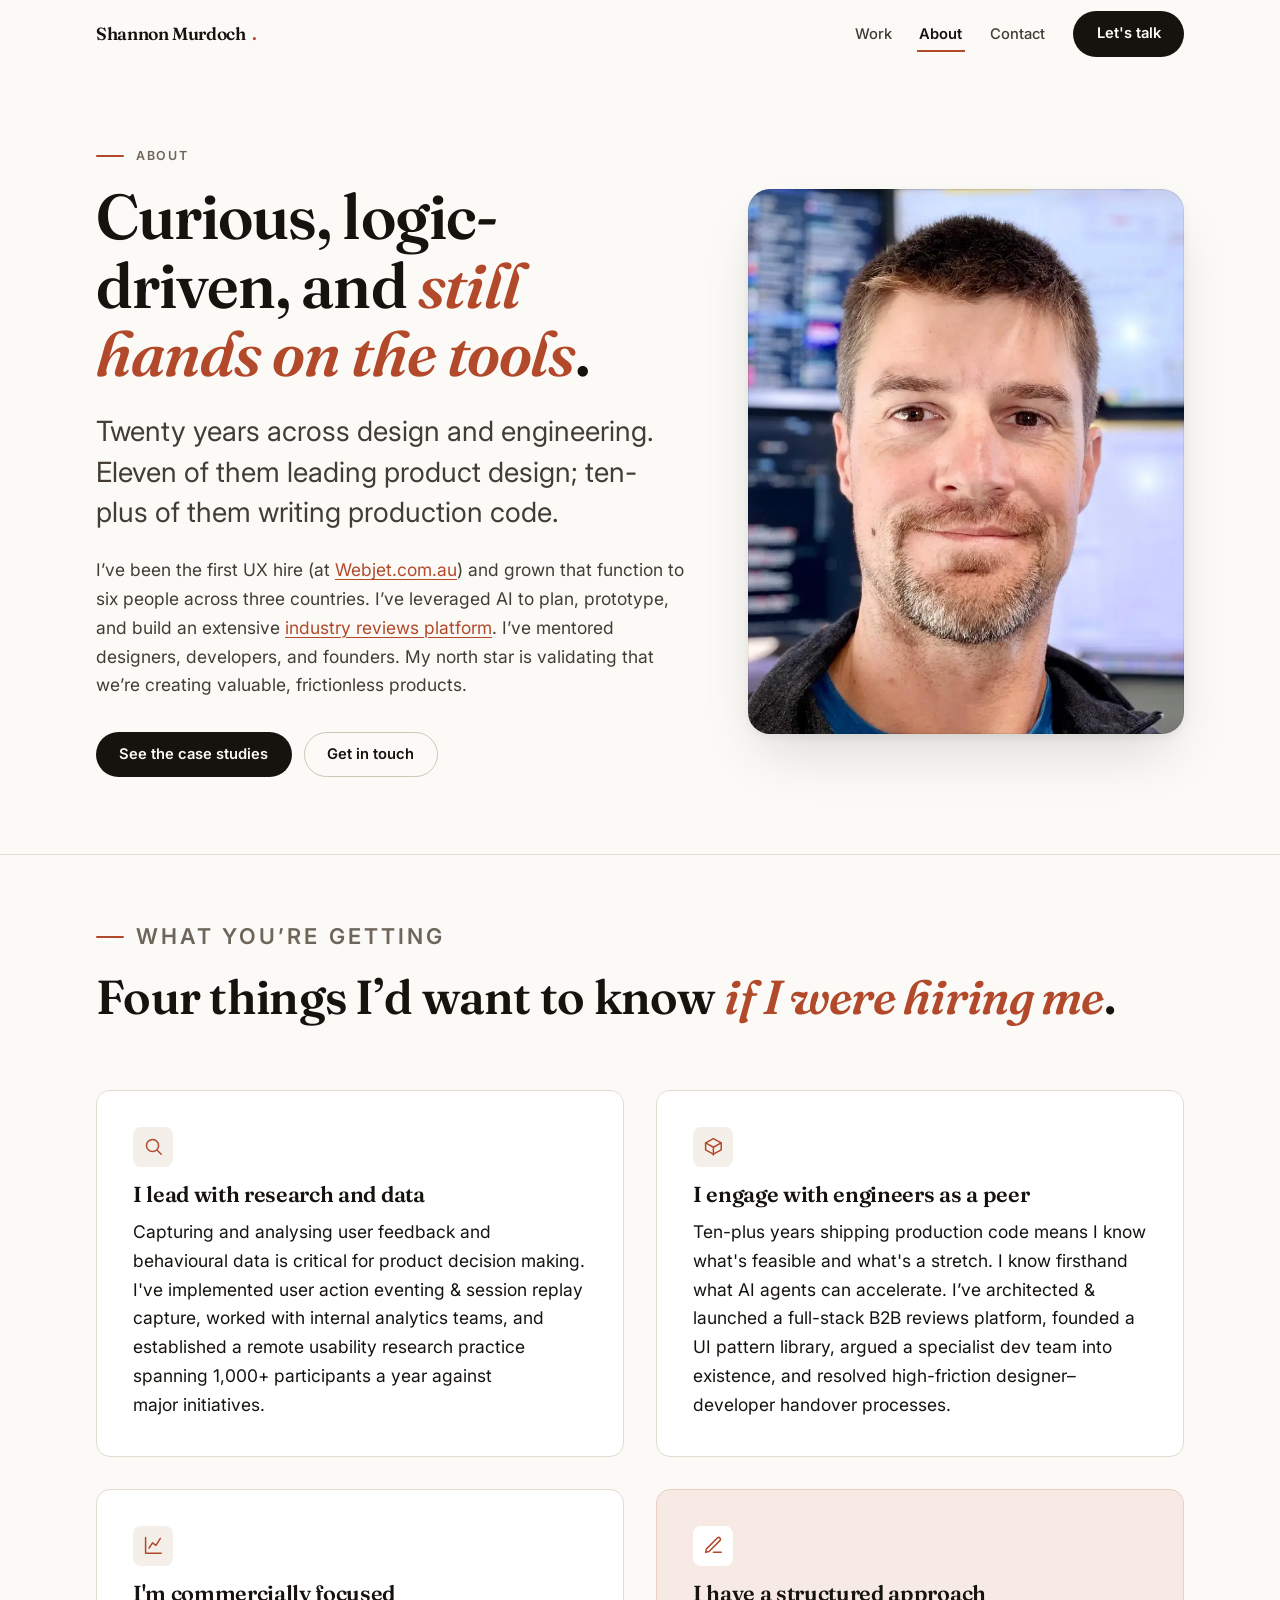
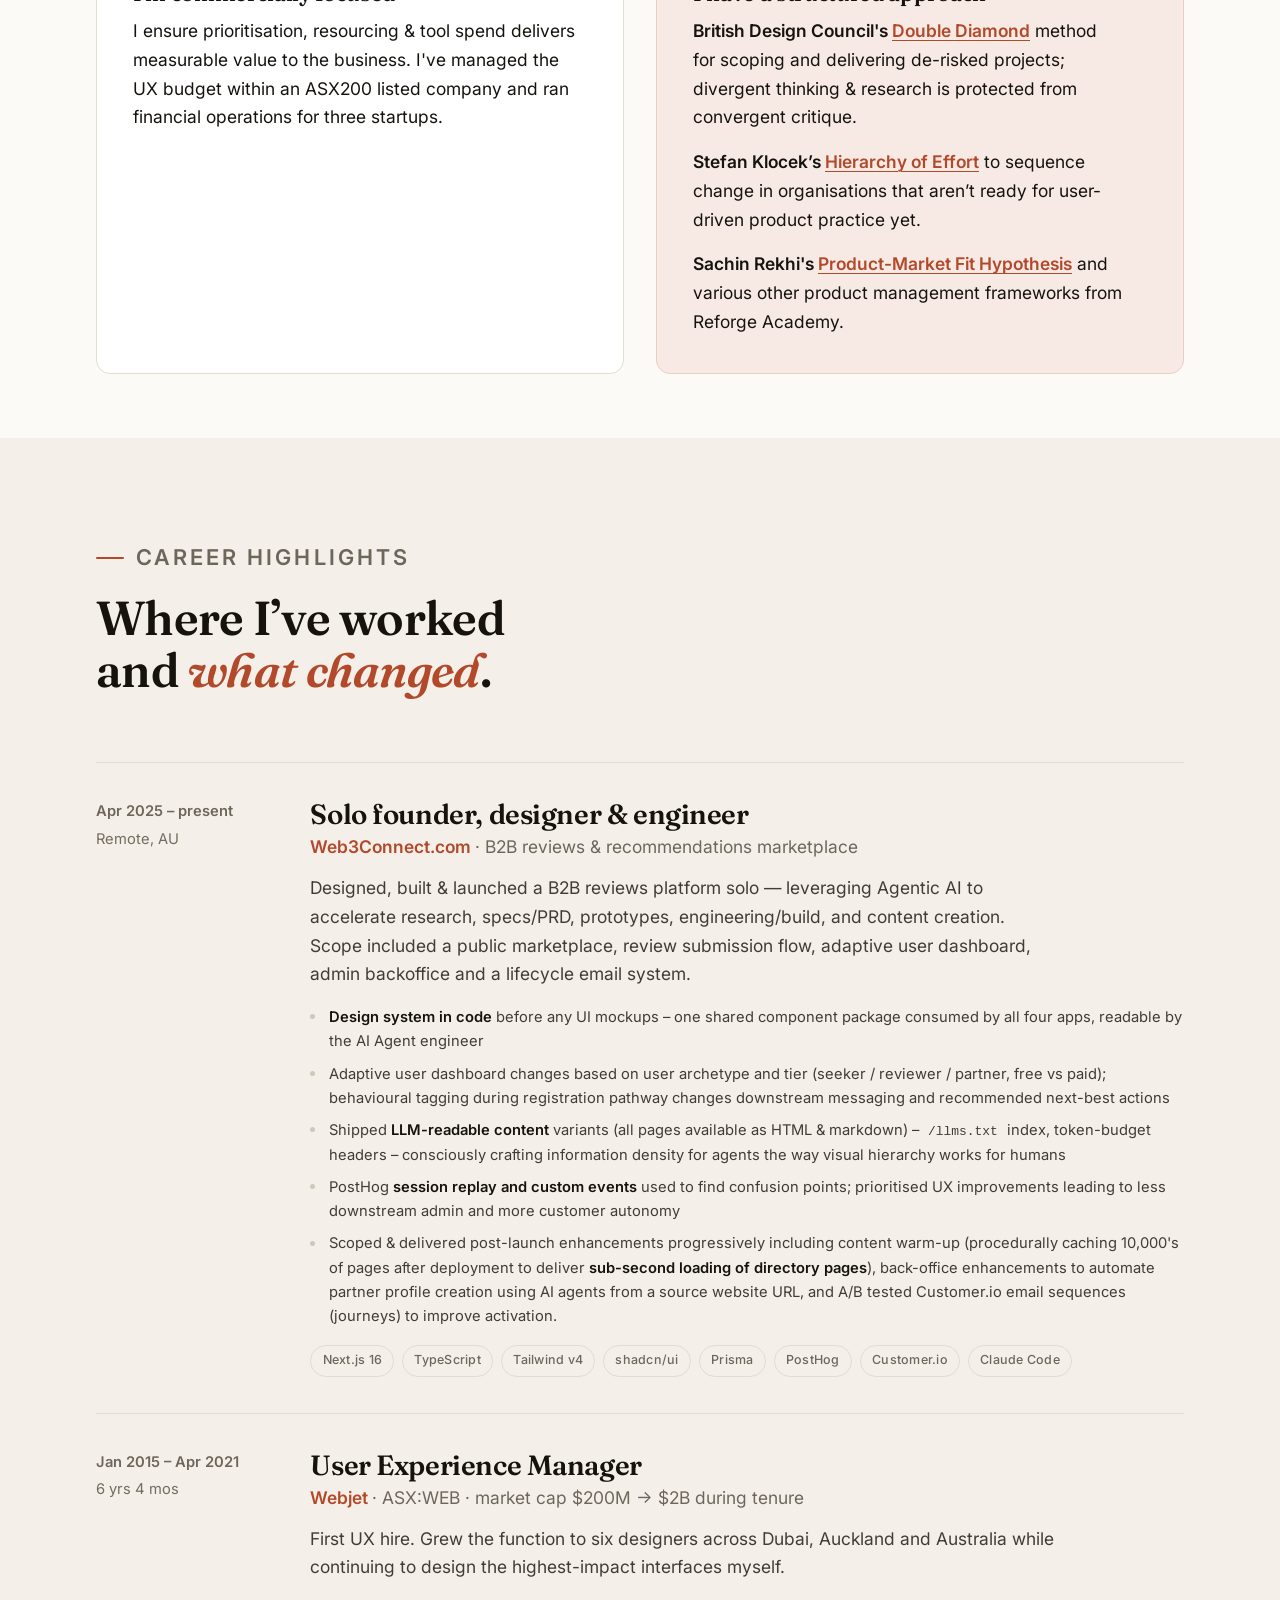
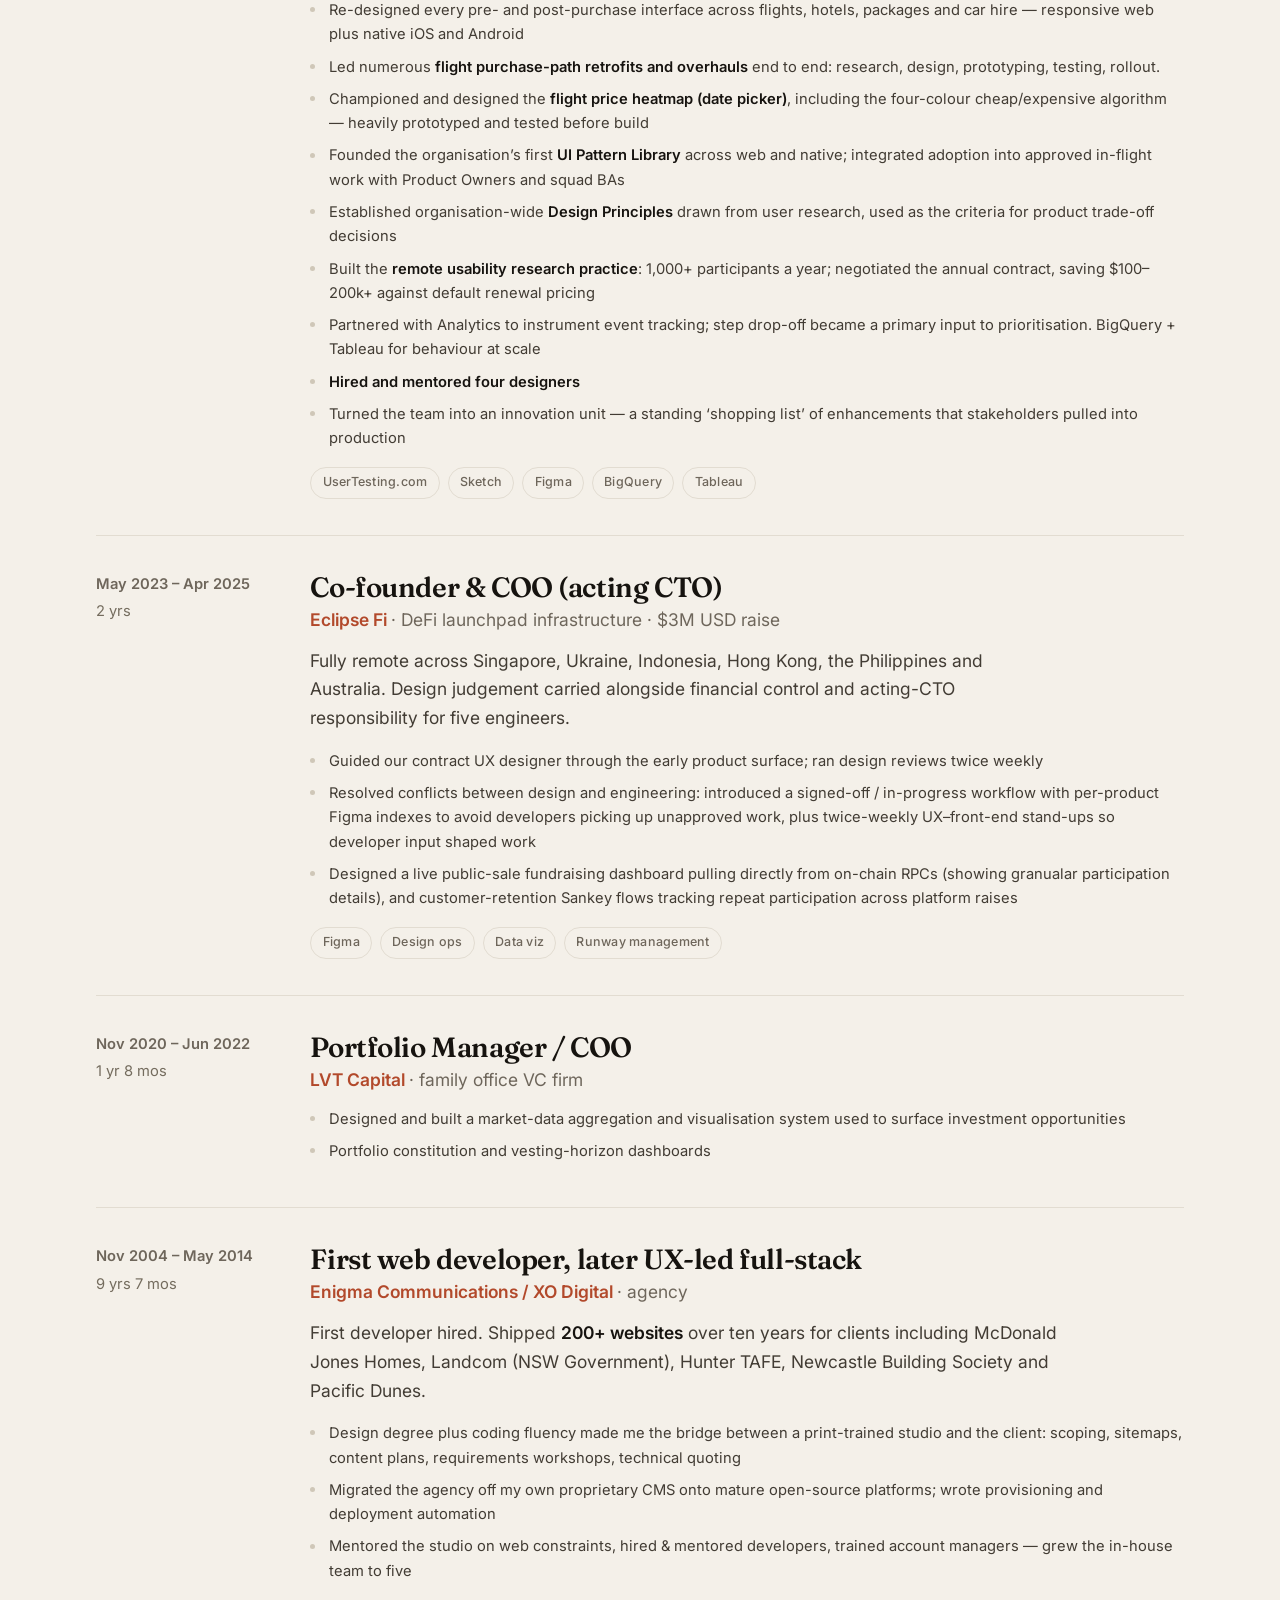
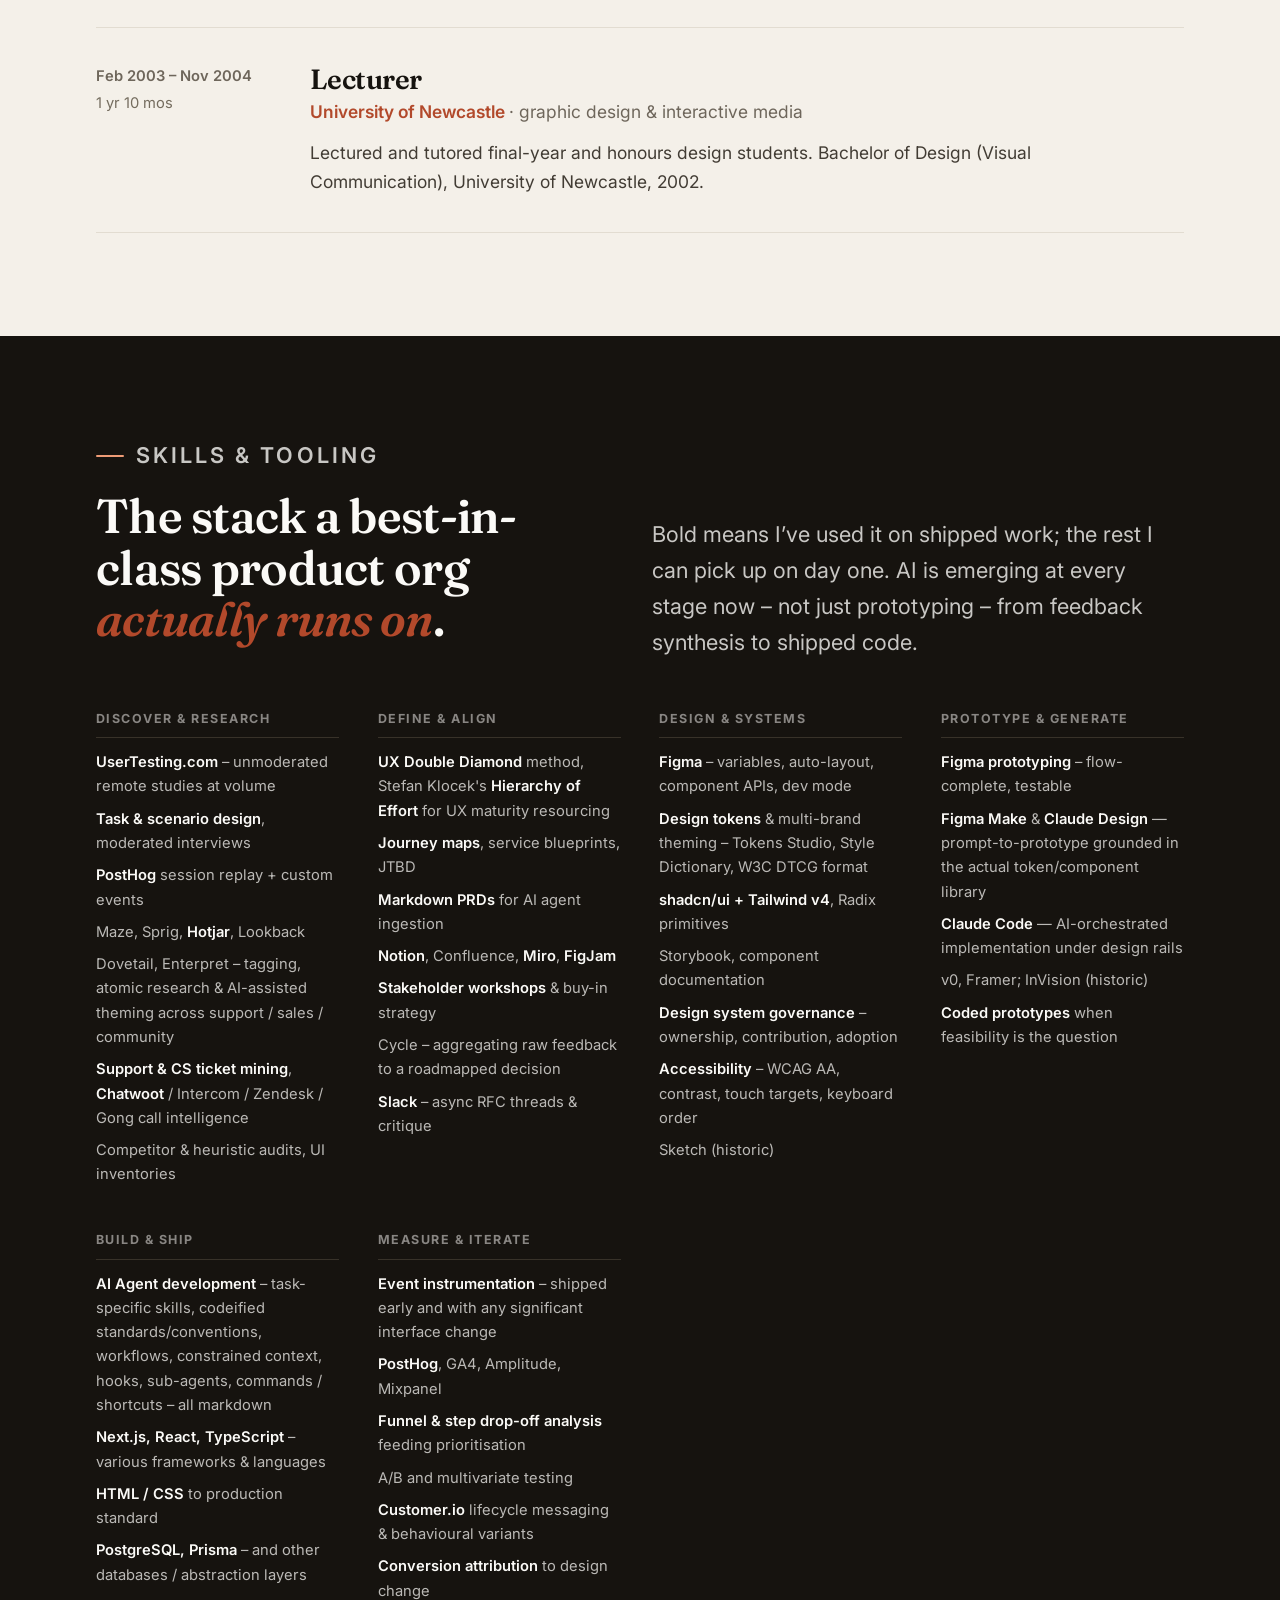
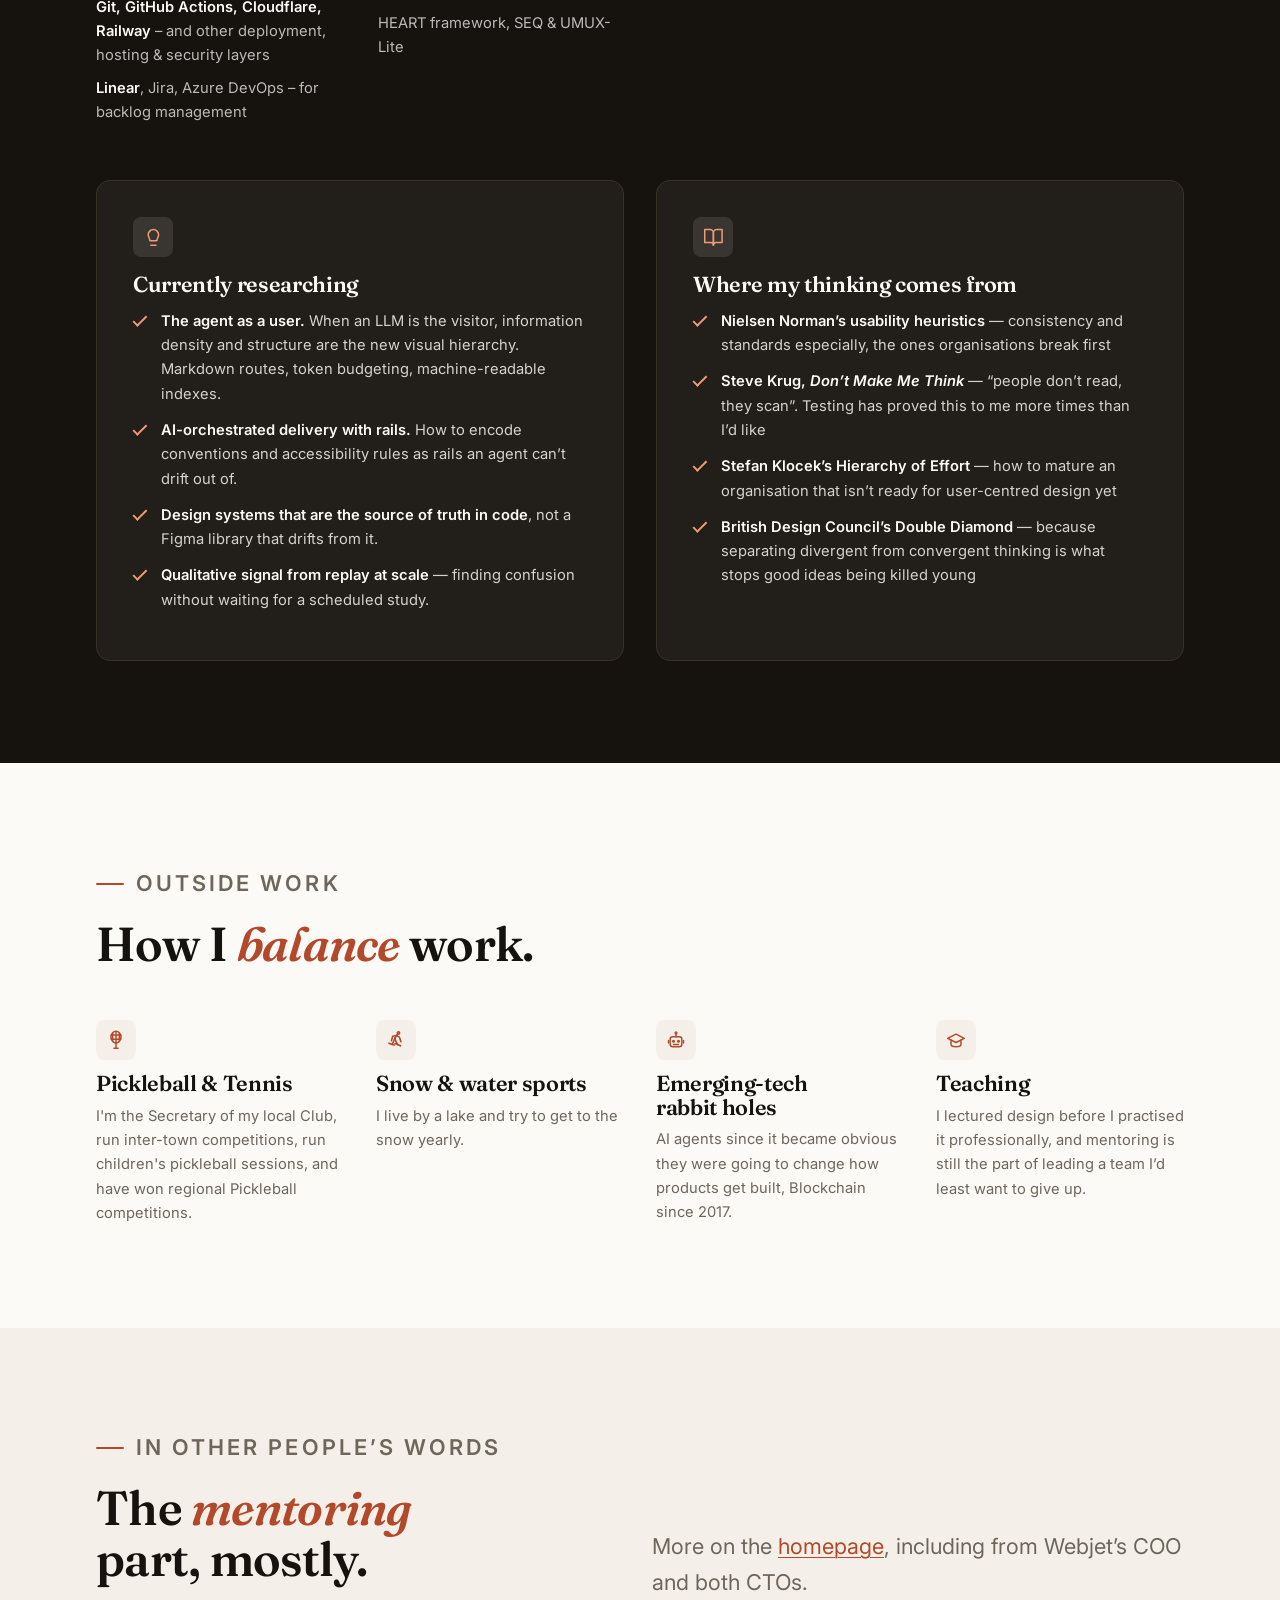
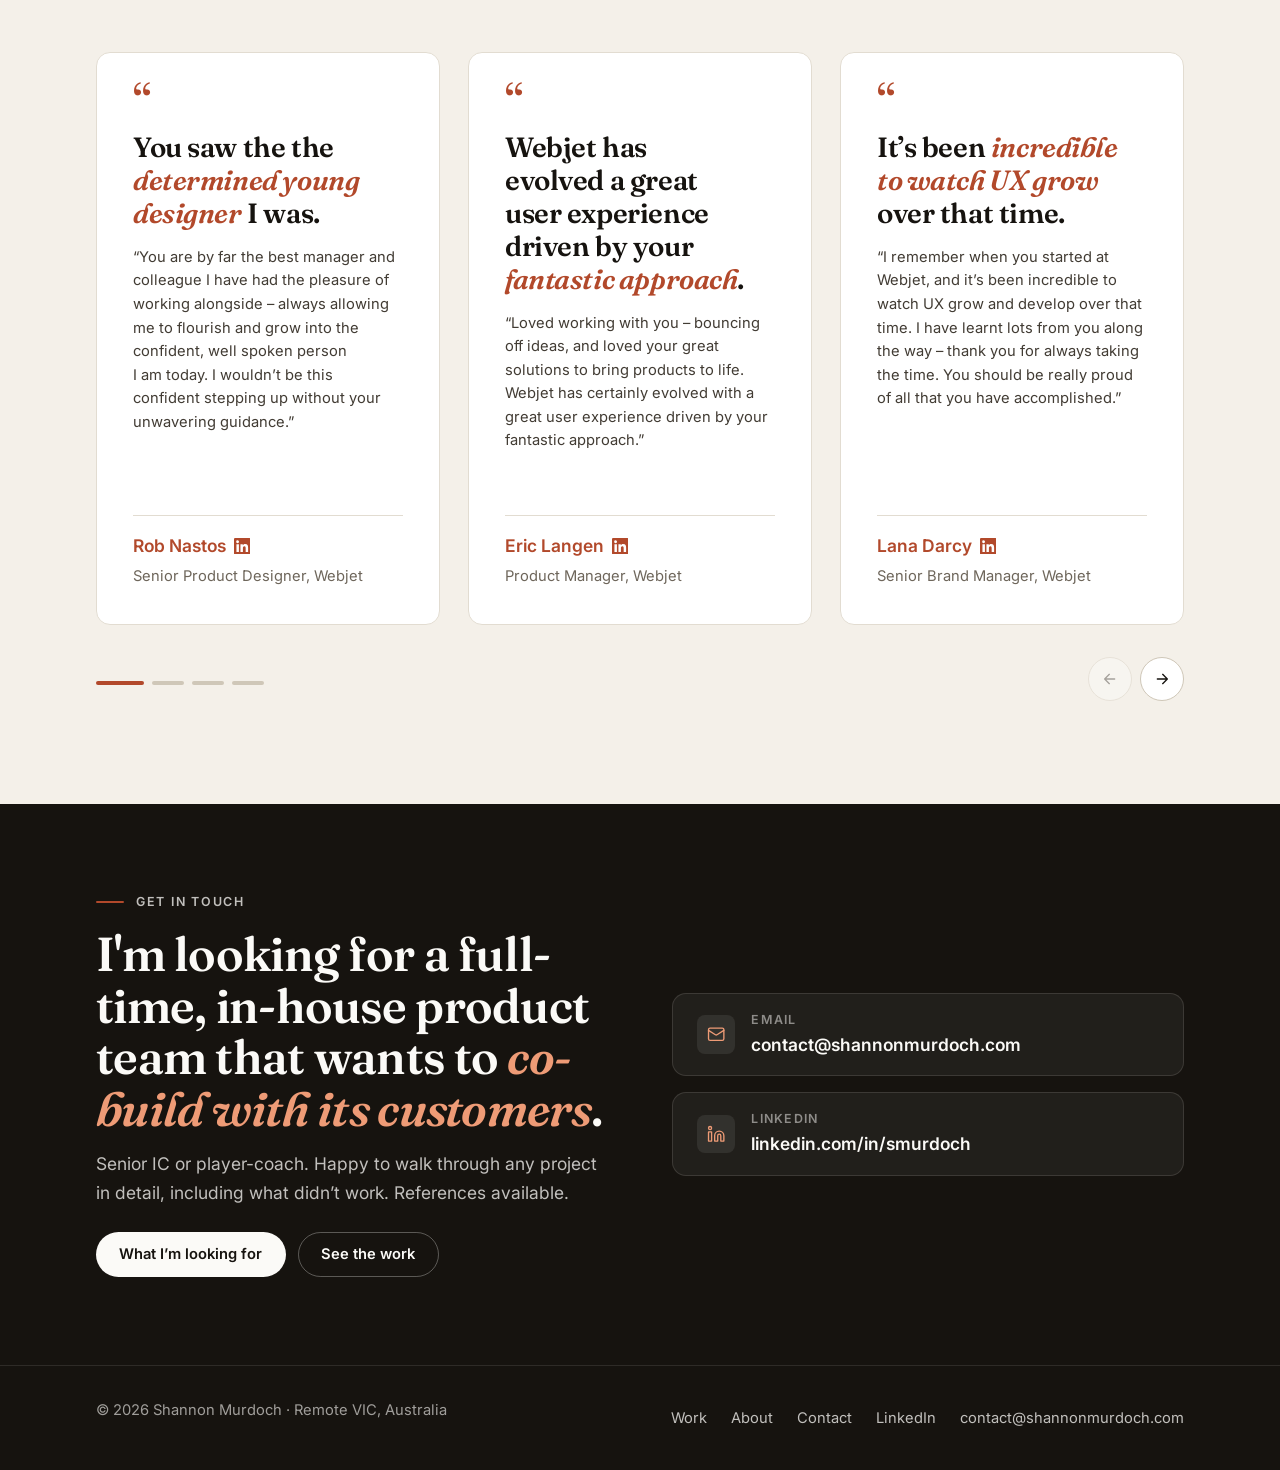
<file: about.html>
<!DOCTYPE html>
<html lang="en" class="no-js">
<head>
<meta charset="UTF-8">
<meta name="viewport" content="width=device-width, initial-scale=1">
<title>About Shannon Murdoch — Product Design Leader</title>
<meta name="description" content="20 years across design and engineering: 11 leading product design at Webjet, Eclipse Fi and Web3Connect, 10+ as a full-stack developer. Process, career highlights, skills, tooling and what I'm researching now.">
<link rel="canonical" href="https://shannonmurdoch.com/about.html">
<meta name="theme-color" content="#FBFAF7">
<link rel="apple-touch-icon" sizes="180x180" href="/images/favicon/apple-touch-icon.png">
<link rel="icon" type="image/png" sizes="32x32" href="/images/favicon/favicon-32x32.png">
<link rel="icon" type="image/png" sizes="16x16" href="/images/favicon/favicon-16x16.png">
<link rel="icon" href="/favicon.ico" sizes="any">
<link rel="manifest" href="/site.webmanifest">
<meta property="og:type" content="profile">
<meta property="og:site_name" content="Shannon Murdoch">
<meta property="og:url" content="https://shannonmurdoch.com/about.html">
<meta property="og:title" content="About Shannon Murdoch — Product Design Leader">
<meta property="og:description" content="Player-coach design leader. Founded Webjet's UX practice, research operation and first UI Pattern Library. Ships production code.">
<meta property="og:image" content="https://shannonmurdoch.com/images/og-shannon-murdoch.jpg">
<meta name="twitter:card" content="summary_large_image">
<meta name="twitter:image" content="https://shannonmurdoch.com/images/og-shannon-murdoch.jpg">
<link rel="preconnect" href="https://fonts.googleapis.com">
<link rel="preconnect" href="https://fonts.gstatic.com" crossorigin>
<link href="https://fonts.googleapis.com/css2?family=Fraunces:ital,opsz,wght@0,9..144,400..700;1,9..144,400..600&amp;family=Inter:wght@400;500;600;700&amp;display=swap" rel="stylesheet">
<link rel="stylesheet" href="style.css?v=7">
<script>document.documentElement.classList.remove('no-js');</script>
</head>
<body>
<a class="skip-link" href="#main">Skip to content</a>

<header class="site-header">
  <div class="wrap site-header__inner">
    <a class="brand" href="index.html">Shannon Murdoch<span class="brand__dot">.</span></a>
    <button class="nav__toggle" type="button" aria-expanded="false" aria-controls="site-nav">
      <span class="visually-hidden">Menu</span>
      <svg class="icon-open" viewBox="0 0 24 24" fill="none" stroke="currentColor" stroke-width="1.75" stroke-linecap="round" aria-hidden="true"><path d="M3 6h18M3 12h18M3 18h18"/></svg>
      <svg class="icon-close" viewBox="0 0 24 24" fill="none" stroke="currentColor" stroke-width="1.75" stroke-linecap="round" aria-hidden="true"><path d="M18 6 6 18M6 6l12 12"/></svg>
    </button>
    <nav class="nav" id="site-nav" aria-label="Primary">
      <ul class="nav__list">
        <li><a class="nav__link" href="work.html">Work</a></li>
        <li><a class="nav__link" href="about.html" aria-current="page">About</a></li>
        <li><a class="nav__link" href="contact.html">Contact</a></li>
      </ul>
      <a class="btn btn--primary" href="contact.html">Let's talk</a>
    </nav>
  </div>
</header>

<main id="main">

  <!-- ================= INTRO ================= -->
  <section class="hero">
    <div class="wrap hero__grid">
      <div class="hero__body">
        <p class="eyebrow">About</p>
        <h1 class="hero__title" style="font-size:var(--step-5)">Curious, logic-driven, and <em>still hands on the tools</em>.</h1>
        <p class="lede-lg" style="max-width:40ch">
          Twenty years across design and engineering. Eleven of them leading product design; ten-plus of them writing
          production code.
        </p>
        <p class="mt-5" style="color:var(--ink-2)">
          I&rsquo;ve been the first UX hire (at <a href="https://www.webjet.com.au" target="_blank">Webjet.com.au</a>) and grown that function to six people
          across three countries. I&rsquo;ve leveraged AI to plan, prototype, and build an extensive <a href="https://www.web3connect.com/" target="_blank">industry reviews platform</a>. I&rsquo;ve mentored designers, developers, and founders. My north star is validating that we&rsquo;re creating valuable, frictionless products.
        </p>
        <div class="btn-row mt-6">
          <a class="btn btn--primary" href="work.html">See the case studies</a>
          <a class="btn btn--ghost" href="contact.html">Get in touch</a>
        </div>
      </div>
      <div class="hero__media">
        <div class="portrait">
          <img src="images/shannon-murdoch-wide.webp" width="1400" height="1050" alt="Shannon Murdoch" fetchpriority="high" decoding="async">
        </div>
      </div>
    </div>
  </section>

  <!-- ================= WHAT A HIRING TEAM GETS ================= -->
  <section class="section section--tight" style="border-top:1px solid var(--rule)">
    <div class="wrap">
      <div class="section-head section-head--split" data-reveal>
        <div>
          <p class="eyebrow">What you&rsquo;re getting</p>
          <h2>Four things I&rsquo;d want to know <em>if I were hiring me</em>.</h2>
        </div>
      </div>

      <div class="panel-grid panel-grid--2col">
        <div class="panel" data-reveal>
          <span class="panel__icon">
            <svg viewBox="0 0 24 24" fill="none" stroke="currentColor" stroke-width="1.75" stroke-linecap="round" stroke-linejoin="round" aria-hidden="true"><circle cx="11" cy="11" r="7"/><path d="m21 21-4.35-4.35"/></svg>
          </span>
          <h3>I lead with research and data</h3>
          <p>Capturing and analysing user feedback and behavioural data is critical for product decision making. I've implemented user action eventing & session replay capture, worked with internal analytics teams, and established a remote usability research practice spanning 1,000+ participants a
          year against major initiatives.</p>
        </div>
        <div class="panel" data-reveal>
          <span class="panel__icon">
            <svg viewBox="0 0 24 24" fill="none" stroke="currentColor" stroke-width="1.75" stroke-linecap="round" stroke-linejoin="round" aria-hidden="true"><path d="m12 3 9 5v8l-9 5-9-5V8l9-5Z"/><path d="m3 8 9 5 9-5M12 13v9"/></svg>
          </span>
          <h3>I engage with engineers as a peer</h3>
          <p>Ten-plus years shipping production code means I know what's feasible and what's a stretch. I know firsthand what AI agents can accelerate. I&rsquo;ve architected &amp; launched a full-stack B2B reviews platform, founded a UI pattern library, argued a specialist dev team into existence, and resolved high-friction
          designer&ndash;developer handover processes.</p>
        </div>
        
        <div class="panel" data-reveal>
          <span class="panel__icon">
            <svg viewBox="0 0 24 24" fill="none" stroke="currentColor" stroke-width="1.75" stroke-linecap="round" stroke-linejoin="round" aria-hidden="true"><path d="M3 3v18h18"/><path d="M7 15l4-6 4 3 5-8"/></svg>
          </span>
          <h3>I'm commercially focused</h3>
          <p>I ensure prioritisation, resourcing & tool spend delivers measurable value to the business. I've managed the UX budget within an ASX200 listed company and ran financial operations for three startups.</p>
        </div>
        <div class="panel panel--accent" data-reveal>
          <span class="panel__icon">
            <svg viewBox="0 0 24 24" fill="none" stroke="currentColor" stroke-width="1.75" stroke-linecap="round" stroke-linejoin="round" aria-hidden="true"><path d="M12 20h9M16.5 3.5a2.12 2.12 0 0 1 3 3L7 19l-4 1 1-4Z"/></svg>
          </span>
          <h3>I have a structured approach</h3>
          <p><strong>British Design Council's <a href="https://www.uxpin.com/studio/blog/double-diamond-design-process/" target="_blank" rel="noopener noreferrer">Double Diamond</a></strong> method for scoping and delivering de-risked projects; divergent thinking &amp; research is protected
          from convergent critique.</p><p><strong>Stefan Klocek&rsquo;s <a href="https://www.smashingmagazine.com/2012/09/fixing-broken-user-experience/" target="_blank" rel="noopener noreferrer">Hierarchy of Effort</a></strong> to sequence change in
          organisations that aren&rsquo;t ready for user-driven product practice yet.</p><p><strong>Sachin Rekhi's <a href="https://www.reforge.com/courses?topic-tag=product" target="_blank" rel="noopener noreferrer">Product-Market Fit Hypothesis</a></strong> and various other product management frameworks from Reforge Academy.</p>
        </div>
      </div>
    </div>
  </section>

  <!-- ================= CAREER ================= -->
  <section class="section section--wash" id="career">
    <div class="wrap">
      <div class="section-head section-head--split" data-reveal>
        <div>
          <p class="eyebrow">Career highlights</p>
          <h2>Where I&rsquo;ve worked and <em>what changed</em>.</h2>
        </div>
        <div><p></p></div>
      </div>

      <ol class="timeline" data-reveal>

        <li>
          <div class="tl__when">Apr 2025 &ndash; present<span>Remote, AU</span></div>
          <div>
            <h3 class="tl__role">Solo founder, designer &amp; engineer</h3>
            <p class="tl__org">Web3Connect.com <span>&middot; B2B reviews &amp; recommendations marketplace</span></p>
            <p class="tl__body">Designed, built &amp; launched a B2B reviews platform solo &mdash; leveraging Agentic AI to accelerate research, specs/PRD, prototypes, engineering/build, and content creation. Scope included a public marketplace, review submission
            flow, adaptive user dashboard, admin backoffice and a lifecycle email system. </p>
            <ul class="tl__points">
              <li><strong>Design system in code</strong> before any UI mockups &ndash; one shared component package consumed by all four apps, readable by the AI Agent engineer</li>
              <li>Adaptive user dashboard changes based on user archetype and tier (seeker / reviewer / partner, free vs paid); behavioural tagging during registration pathway changes downstream messaging and recommended next-best actions</li>
              <li>Shipped <strong>LLM-readable content</strong> variants (all pages available as HTML &amp; markdown) &ndash; <code>/llms.txt</code> index, token-budget headers &ndash; consciously crafting information density for agents the way visual hierarchy works for humans</li>
              <li>PostHog <strong>session replay and custom events</strong> used to find confusion points; prioritised UX improvements leading to less downstream admin and more customer autonomy</li>
              <li>Scoped &amp; delivered post-launch enhancements progressively including content warm-up (procedurally caching 10,000's of pages after deployment to deliver <strong>sub-second loading of directory pages</strong>), back-office enhancements to automate partner profile creation using AI agents from a source website URL, and A/B tested Customer.io email sequences (journeys) to improve activation.</li>
            </ul>
            <div class="tl__tags">
              <span class="chip">Next.js 16</span><span class="chip">TypeScript</span><span class="chip">Tailwind v4</span><span class="chip">shadcn/ui</span><span class="chip">Prisma</span><span class="chip">PostHog</span><span class="chip">Customer.io</span><span class="chip">Claude Code</span>
            </div>
          </div>
        </li>

        <li>
          <div class="tl__when">Jan 2015 &ndash; Apr 2021<span>6 yrs 4 mos</span></div>
          <div>
            <h3 class="tl__role">User Experience Manager</h3>
            <p class="tl__org">Webjet <span>&middot; ASX:WEB &middot; market cap $200M &rarr; $2B during tenure</span></p>
            <p class="tl__body">First UX hire. Grew the function to six designers across Dubai, Auckland and Australia
            while continuing to design the highest-impact interfaces myself.</p>
            <ul class="tl__points">
              <li>Re-designed every pre- and post-purchase interface across flights, hotels, packages and car hire &mdash; responsive web plus native iOS and Android</li>
              <li>Led numerous <strong>flight purchase-path retrofits and overhauls</strong> end to end: research, design, prototyping, testing, rollout.
              <li>Championed and designed the <strong>flight price heatmap (date picker)</strong>, including the four-colour cheap/expensive algorithm &mdash; heavily prototyped and tested before build</li>
              <li>Founded the organisation&rsquo;s first <strong>UI Pattern Library</strong> across web and native; integrated adoption into approved in-flight work with Product Owners and squad BAs</li>
              <li>Established organisation-wide <strong>Design Principles</strong> drawn from user research, used as the criteria for product trade-off decisions</li>
              <li>Built the <strong>remote usability research practice</strong>: 1,000+ participants a year; negotiated the annual contract, saving $100&ndash;200k+ against default renewal pricing</li>
              <li>Partnered with Analytics to instrument event tracking; step drop-off became a primary input to prioritisation. BigQuery + Tableau for behaviour at scale</li>
              <li><strong>Hired and mentored four designers</strong></li>
              <li>Turned the team into an innovation unit &mdash; a standing &lsquo;shopping list&rsquo; of enhancements that stakeholders pulled into production</li>
            </ul>
            <div class="tl__tags">
              <span class="chip">UserTesting.com</span><span class="chip">Sketch</span><span class="chip">Figma</span><span class="chip">BigQuery</span><span class="chip">Tableau</span>
            </div>
          </div>
        </li>

        <li>
          <div class="tl__when">May 2023 &ndash; Apr 2025<span>2 yrs</span></div>
          <div>
            <h3 class="tl__role">Co-founder &amp; COO (acting CTO)</h3>
            <p class="tl__org">Eclipse Fi <span>&middot; DeFi launchpad infrastructure &middot; $3M USD raise</span></p>
            <p class="tl__body">Fully remote across Singapore, Ukraine, Indonesia, Hong Kong, the Philippines and
            Australia. Design judgement carried alongside financial control and acting-CTO responsibility for
            five engineers.</p>
            <ul class="tl__points">
              <li>Guided our contract UX designer through the early product surface; ran design reviews twice weekly</li>
              <li>Resolved conflicts between design and engineering: introduced a signed-off / in-progress workflow with per-product Figma indexes to avoid developers picking up unapproved work, plus twice-weekly UX&ndash;front-end stand-ups so developer input shaped work</li>
              <li>Designed a live public-sale fundraising dashboard pulling directly from on-chain RPCs (showing granualar participation details), and customer-retention Sankey flows tracking repeat participation across platform raises</li>
            </ul>
            <div class="tl__tags"><span class="chip">Figma</span><span class="chip">Design ops</span><span class="chip">Data viz</span><span class="chip">Runway management</span></div>
          </div>
        </li>

        <li>
          <div class="tl__when">Nov 2020 &ndash; Jun 2022<span>1 yr 8 mos</span></div>
          <div>
            <h3 class="tl__role">Portfolio Manager / COO</h3>
            <p class="tl__org">LVT Capital <span>&middot; family office VC firm</span></p>
            <ul class="tl__points">
              <li>Designed and built a market-data aggregation and visualisation system used to surface investment opportunities</li>
              <li>Portfolio constitution and vesting-horizon dashboards</li>
            </ul>
          </div>
        </li>

        <li>
          <div class="tl__when">Nov 2004 &ndash; May 2014<span>9 yrs 7 mos</span></div>
          <div>
            <h3 class="tl__role">First web developer, later UX-led full-stack</h3>
            <p class="tl__org">Enigma Communications / XO Digital <span>&middot; agency</span></p>
            <p class="tl__body">First developer hired. Shipped <strong>200+ websites</strong> over ten years for clients
            including McDonald Jones Homes, Landcom (NSW Government), Hunter TAFE, Newcastle Building Society and
            Pacific Dunes.</p>
            <ul class="tl__points">
              <li>Design degree plus coding fluency made me the bridge between a print-trained studio and the client: scoping, sitemaps, content plans, requirements workshops, technical quoting</li>
              <li>Migrated the agency off my own proprietary CMS onto mature open-source platforms; wrote provisioning and deployment automation</li>
              <li>Mentored the studio on web constraints, hired &amp; mentored developers, trained account managers &mdash; grew the in-house team to five</li>
            </ul>
          </div>
        </li>

        <li>
          <div class="tl__when">Feb 2003 &ndash; Nov 2004<span>1 yr 10 mos</span></div>
          <div>
            <h3 class="tl__role">Lecturer</h3>
            <p class="tl__org">University of Newcastle <span>&middot; graphic design &amp; interactive media</span></p>
            <p class="tl__body">Lectured and tutored final-year and honours design students. Bachelor of Design (Visual
            Communication), University of Newcastle, 2002.</p>
          </div>
        </li>

      </ol>
    </div>
  </section>

  <!-- ================= STACK ================= -->
  <section class="section section--ink" id="stack">
    <div class="wrap">
      <div class="section-head section-head--split" data-reveal>
        <div>
          <p class="eyebrow">Skills &amp; tooling</p>
          <h2>The stack a best-in-class product org <em>actually runs on</em>.</h2>
        </div>
        <div>
          <p>Bold means I&rsquo;ve used it on shipped work; the rest I can pick up on day one. AI is emerging at every stage now &ndash; not just prototyping &ndash;
          from feedback synthesis to shipped code.</p>
        </div>
      </div>

      <div class="stack-groups" data-reveal>
        <div class="stack-group">
          <h3>Discover &amp; research</h3>
          <ul>
            <li><strong>UserTesting.com</strong> &ndash; unmoderated remote studies at volume</li>
            <li><strong>Task &amp; scenario design</strong>, moderated interviews</li>
            <li><strong>PostHog</strong> session replay + custom events</li>
            <li>Maze, Sprig, <strong>Hotjar</strong>, Lookback</li>
            <li>Dovetail, Enterpret &ndash; tagging, atomic research &amp; AI-assisted theming across support / sales / community</li>
            <li><strong>Support &amp; CS ticket mining</strong>, <strong>Chatwoot</strong> / Intercom / Zendesk / Gong call intelligence</li>
            <li>Competitor &amp; heuristic audits, UI inventories</li>
          </ul>
        </div>
        <div class="stack-group">
          <h3>Define &amp; align</h3>
          <ul>
            <li><strong>UX Double Diamond</strong> method, Stefan Klocek's <strong>Hierarchy of Effort</strong> for UX maturity resourcing</li>
            <li><strong>Journey maps</strong>, service blueprints, JTBD</li>
            <li><strong>Markdown PRDs</strong> for AI agent ingestion</li>
            <li><strong>Notion</strong>, Confluence, <strong>Miro</strong>, <strong>FigJam</strong></li>
            <li><strong>Stakeholder workshops</strong> &amp; buy-in strategy</li>
            <li>Cycle &ndash; aggregating raw feedback to a roadmapped decision</li>
            <li><strong>Slack</strong> &ndash; async RFC threads &amp; critique</li>
          </ul>
        </div>
        <div class="stack-group">
          <h3>Design &amp; systems</h3>
          <ul>
            <li><strong>Figma</strong> &ndash; variables, auto-layout, component APIs, dev mode</li>
            <li><strong>Design tokens</strong> &amp; multi-brand theming &ndash; Tokens Studio, Style Dictionary, W3C DTCG format</li>
            <li><strong>shadcn/ui + Tailwind v4</strong>, Radix primitives</li>
            <li>Storybook, component documentation</li>
            <li><strong>Design system governance</strong> &ndash; ownership, contribution, adoption</li>
            <li><strong>Accessibility</strong> &ndash; WCAG AA, contrast, touch targets, keyboard order</li>
            <li>Sketch (historic)</li>
          </ul>
        </div>
        <div class="stack-group">
          <h3>Prototype &amp; generate</h3>
          <ul>
            <li><strong>Figma prototyping</strong> &ndash; flow-complete, testable</li>
            <li><strong>Figma Make</strong> &amp; <strong>Claude Design</strong> &mdash; prompt-to-prototype grounded in the actual token/component library</li>
            <li><strong>Claude Code</strong> &mdash; AI-orchestrated implementation under design rails</li>
            <li>v0, Framer; InVision (historic)</li>
            <li><strong>Coded prototypes</strong> when feasibility is the question</li>
          </ul>
        </div>
        <div class="stack-group">
          <h3>Build &amp; ship</h3>
          <ul>
            <li><strong>AI Agent development</strong> &ndash; task-specific skills, codeified standards/conventions, workflows, constrained context, hooks, sub-agents, commands / shortcuts &ndash; all markdown</li>
            <li><strong>Next.js, React, TypeScript</strong> &ndash; various frameworks &amp; languages</li>
            <li><strong>HTML / CSS</strong> to production standard</li>
            <li><strong>PostgreSQL, Prisma</strong> &ndash; and other databases / abstraction layers</li>
            <li><strong>Git, GitHub Actions, Cloudflare, Railway</strong> &ndash; and other deployment, hosting & security layers</li>
            <li><strong>Linear</strong>, Jira, Azure DevOps &ndash; for backlog management</li>
            
          </ul>
        </div>
        <div class="stack-group">
          <h3>Measure &amp; iterate</h3>
          <ul>
            <li><strong>Event instrumentation</strong> &ndash; shipped early and with any significant interface change</li>
            <li><strong>PostHog</strong>, GA4, Amplitude, Mixpanel</li>
            <li><strong>Funnel &amp; step drop-off analysis</strong> feeding prioritisation</li>
            <li>A/B and multivariate testing</li>
            <li><strong>Customer.io</strong> lifecycle messaging &amp; behavioural variants</li>
            <li><strong>Conversion attribution</strong> to design change</li>
            <li>HEART framework, SEQ &amp; UMUX-Lite</li>
          </ul>
        </div>
      </div>

      <div class="panel-grid mt-7" data-reveal>
        <div class="panel panel--ink" style="border-color:#383229;background:#221E19">
          <span class="panel__icon">
            <svg viewBox="0 0 24 24" fill="none" stroke="currentColor" stroke-width="1.75" stroke-linecap="round" stroke-linejoin="round" aria-hidden="true"><path d="M12 3a6 6 0 0 0-6 6c0 2 1 3 1.5 4.5.3.9.5 1.5.5 2.5h8c0-1 .2-1.6.5-2.5C17 12 18 11 18 9a6 6 0 0 0-6-6Z"/><path d="M9 21h6"/></svg>
          </span>
          <h3>Currently researching</h3>
          <ul class="check-list check-list--sm">
            <li><strong>The agent as a user.</strong> When an LLM is the visitor, information density and structure are
            the new visual hierarchy. Markdown routes, token budgeting, machine-readable indexes.</li>
            <li><strong>AI-orchestrated delivery with rails.</strong> How to encode conventions and accessibility rules as rails an agent can&rsquo;t drift out of.</li>
            <li><strong>Design systems that are the source of truth in code</strong>, not a Figma library that drifts
            from it.</li>
            <li><strong>Qualitative signal from replay at scale</strong> &mdash; finding confusion without waiting for
            a scheduled study.</li>
          </ul>
        </div>
        <div class="panel panel--ink" style="border-color:#383229;background:#221E19">
          <span class="panel__icon">
            <svg viewBox="0 0 24 24" fill="none" stroke="currentColor" stroke-width="1.75" stroke-linecap="round" stroke-linejoin="round" aria-hidden="true"><path d="M2 3h6a4 4 0 0 1 4 4v14a3 3 0 0 0-3-3H2Z"/><path d="M22 3h-6a4 4 0 0 0-4 4v14a3 3 0 0 1 3-3h7Z"/></svg>
          </span>
          <h3>Where my thinking comes from</h3>
          <ul class="check-list check-list--sm">
            <li><strong>Nielsen Norman&rsquo;s usability heuristics</strong> &mdash; consistency and standards especially, the ones organisations break first</li>
            <li><strong>Steve Krug, <em>Don&rsquo;t Make Me Think</em></strong> &mdash; &ldquo;people don&rsquo;t read, they scan&rdquo;. Testing has proved this to me more times than I&rsquo;d like</li>
            <li><strong>Stefan Klocek&rsquo;s Hierarchy of Effort</strong> &mdash; how to mature an organisation that isn&rsquo;t ready for user-centred design yet</li>
            <li><strong>British Design Council&rsquo;s Double Diamond</strong> &mdash; because separating divergent from convergent thinking is what stops good ideas being killed young</li>
          </ul>
        </div>
      </div>
    </div>
  </section>

  <!-- ================= INTERESTS ================= -->
  <section class="section" id="interests">
    <div class="wrap">
      <div class="section-head" data-reveal>
        <p class="eyebrow">Outside work</p>
        <h2>How I <em>balance</em> work.</h2>
      </div>
      <div class="interests" data-reveal>
        <div class="interest">
          <span class="interest__icon">
            <svg viewBox="0 0 24 24" fill="none" stroke="currentColor" stroke-width="1.75" stroke-linecap="round" stroke-linejoin="round" aria-hidden="true"><ellipse cx="12" cy="8.5" rx="6" ry="7"/><path d="M12 15.5v6.5M9.5 22h5"/><path d="M8 3.5v10M12 2v13M16 3.5v10M6.3 6h11.4M6.3 11h11.4"/></svg>
          </span>
          <h3>Pickleball &amp; Tennis</h3>
          <p>I'm the Secretary of my local Club, run inter-town competitions, run children's pickleball sessions, and have won regional Pickleball competitions.</p>
        </div>
        <div class="interest">
          <span class="interest__icon">
            <svg viewBox="0 0 24 24" fill="none" stroke="currentColor" stroke-width="1.9" stroke-linecap="round" stroke-linejoin="round" aria-hidden="true"><circle cx="15" cy="3.5" r="1.4"/><path d="M13.8 5.3 10.5 10"/><path d="M12.5 6.5 8 7.5 6.5 13"/><path d="M12.5 6.5 16 8.5 18 14"/><path d="M10.5 10 9 14 7.3 17.3"/><path d="M10.2 17.9 7.3 17.3 3.5 15.8"/><path d="M10.5 10 12.2 14.2 14 17.5"/><path d="M17.5 19 14 17.5 10.8 16.3"/></svg>
          </span>
          <h3>Snow &amp; water sports</h3>
          <p>I live by a lake and try to get to the snow yearly.</p>
        </div>
        <div class="interest">
          <span class="interest__icon">
            <svg viewBox="0 0 24 24" fill="none" stroke="currentColor" stroke-width="1.75" stroke-linecap="round" stroke-linejoin="round" aria-hidden="true"><rect x="5" y="8" width="14" height="12" rx="3"/><path d="M12 8V4.5"/><circle cx="12" cy="3.5" r="1"/><circle cx="9" cy="13.5" r="1"/><circle cx="15" cy="13.5" r="1"/><path d="M9 17.5h6"/><path d="M3 12.5v3M21 12.5v3"/></svg>
          </span>
          <h3>Emerging-tech rabbit holes</h3>
          <p>AI agents since it became obvious they were going to
          change how products get built, Blockchain since 2017.</p>
        </div>
        <div class="interest">
          <span class="interest__icon">
            <svg viewBox="0 0 24 24" fill="none" stroke="currentColor" stroke-width="1.75" stroke-linecap="round" stroke-linejoin="round" aria-hidden="true"><path d="M22 10 12 5 2 10l10 5 10-5Z"/><path d="M6 12v5c0 1.7 2.7 3 6 3s6-1.3 6-3v-5"/></svg>
          </span>
          <h3>Teaching</h3>
          <p>I lectured design before I practised it professionally, and mentoring is still the part of leading a team
          I&rsquo;d least want to give up.</p>
        </div>
      </div>
    </div>
  </section>

  <!-- ================= TESTIMONIALS ================= -->
  <section class="section section--wash" id="testimonials">
    <div class="wrap">
      <div class="section-head section-head--split" data-reveal>
        <div>
          <p class="eyebrow">In other people&rsquo;s words</p>
          <h2>The <em>mentoring</em> part, mostly.</h2>
        </div>
        <div>
          <p>More on the <a href="index.html">homepage</a>, including from Webjet&rsquo;s COO and both CTOs.</p>
        </div>
      </div>

      <div class="tst" data-carousel aria-roledescription="carousel" aria-label="Testimonials">
        <div class="tst__viewport">
          <ul class="tst__track" style="list-style:none;margin:0;padding:0;max-width:none">

            <li class="tst__slide">
              <blockquote class="quote-card">
                <span class="quote-card__mark" aria-hidden="true">&ldquo;</span>
                <p class="quote-card__headline">You saw the the <em>determined young designer</em> I was.</p>
                <div class="quote-card__body">
                  <p>&ldquo;You are by far the best manager and colleague I have had the
                  pleasure of working alongside &ndash; always allowing me to flourish and grow into the confident, well
                  spoken person I am today. I wouldn&rsquo;t be this confident stepping up without your unwavering
                  guidance.&rdquo;</p>
                </div>
                <footer class="quote-card__attr">
                  <cite><span class="quote-card__name"><a class="attr-link" href="https://www.linkedin.com/in/rob-nastos/" target="_blank" rel="noopener noreferrer">Rob Nastos<svg class="attr-link__icon" width="16" height="16" viewBox="0 0 24 24" fill="currentColor" aria-hidden="true"><path d="M20.45 20.45h-3.55v-5.57c0-1.33-.03-3.04-1.85-3.04-1.86 0-2.14 1.44-2.14 2.94v5.67H9.35V9h3.41v1.56h.05c.47-.9 1.63-1.85 3.36-1.85 3.6 0 4.27 2.37 4.27 5.45v6.29ZM5.34 7.43a2.07 2.07 0 1 1 0-4.13 2.07 2.07 0 0 1 0 4.13ZM7.12 20.45H3.55V9h3.57v11.45ZM22.22 0H1.77C.79 0 0 .77 0 1.72v20.56C0 23.23.79 24 1.77 24h20.45c.98 0 1.78-.77 1.78-1.72V1.72C24 .77 23.2 0 22.22 0Z"/></svg><span class="visually-hidden"> on LinkedIn (opens in a new tab)</span></a></span>
                  <span class="quote-card__role">Senior Product Designer, Webjet</span></cite>
                </footer>
              </blockquote>
            </li>

            <li class="tst__slide">
              <blockquote class="quote-card">
                <span class="quote-card__mark" aria-hidden="true">&ldquo;</span>
                <p class="quote-card__headline">Webjet has evolved a great user experience driven by your <em>fantastic approach</em>.</p>
                <div class="quote-card__body">
                  <p>&ldquo;Loved working with you &ndash; bouncing off ideas, and loved your great solutions to bring products to
                  life. Webjet has certainly evolved with a great user experience driven by your fantastic approach.&rdquo;</p>
                </div>
                <footer class="quote-card__attr">
                  <cite><span class="quote-card__name"><a class="attr-link" href="https://www.linkedin.com/in/eric-langen-0bb47b5/" target="_blank" rel="noopener noreferrer">Eric Langen<svg class="attr-link__icon" width="16" height="16" viewBox="0 0 24 24" fill="currentColor" aria-hidden="true"><path d="M20.45 20.45h-3.55v-5.57c0-1.33-.03-3.04-1.85-3.04-1.86 0-2.14 1.44-2.14 2.94v5.67H9.35V9h3.41v1.56h.05c.47-.9 1.63-1.85 3.36-1.85 3.6 0 4.27 2.37 4.27 5.45v6.29ZM5.34 7.43a2.07 2.07 0 1 1 0-4.13 2.07 2.07 0 0 1 0 4.13ZM7.12 20.45H3.55V9h3.57v11.45ZM22.22 0H1.77C.79 0 0 .77 0 1.72v20.56C0 23.23.79 24 1.77 24h20.45c.98 0 1.78-.77 1.78-1.72V1.72C24 .77 23.2 0 22.22 0Z"/></svg><span class="visually-hidden"> on LinkedIn (opens in a new tab)</span></a></span>
                  <span class="quote-card__role">Product Manager, Webjet</span></cite>
                </footer>
              </blockquote>
            </li>
            
   <li class="tst__slide">
              <blockquote class="quote-card">
                <span class="quote-card__mark" aria-hidden="true">&ldquo;</span>
                <p class="quote-card__headline">It&rsquo;s been <em>incredible to watch UX grow</em> over that time.</p>
                <div class="quote-card__body">
                  <p>&ldquo;I remember when you started at Webjet, and it&rsquo;s been incredible to watch UX grow and develop over
                  that time. I have learnt lots from you along the way &ndash; thank you for always taking the time. You
                  should be really proud of all that you have accomplished.&rdquo;</p>
                </div>
                <footer class="quote-card__attr">
                  <cite><span class="quote-card__name"><a class="attr-link" href="https://www.linkedin.com/in/lana-darcy-b5301a68/" target="_blank" rel="noopener noreferrer">Lana Darcy<svg class="attr-link__icon" width="16" height="16" viewBox="0 0 24 24" fill="currentColor" aria-hidden="true"><path d="M20.45 20.45h-3.55v-5.57c0-1.33-.03-3.04-1.85-3.04-1.86 0-2.14 1.44-2.14 2.94v5.67H9.35V9h3.41v1.56h.05c.47-.9 1.63-1.85 3.36-1.85 3.6 0 4.27 2.37 4.27 5.45v6.29ZM5.34 7.43a2.07 2.07 0 1 1 0-4.13 2.07 2.07 0 0 1 0 4.13ZM7.12 20.45H3.55V9h3.57v11.45ZM22.22 0H1.77C.79 0 0 .77 0 1.72v20.56C0 23.23.79 24 1.77 24h20.45c.98 0 1.78-.77 1.78-1.72V1.72C24 .77 23.2 0 22.22 0Z"/></svg><span class="visually-hidden"> on LinkedIn (opens in a new tab)</span></a></span>
                  <span class="quote-card__role">Senior Brand Manager, Webjet</span></cite>
                </footer>
              </blockquote>
            </li>

            <li class="tst__slide">
              <blockquote class="quote-card">
                <span class="quote-card__mark" aria-hidden="true">&ldquo;</span>
                <p class="quote-card__headline">A great source of <em>knowledge and support</em> in the UX world.</p>
                <div class="quote-card__body">
                  <p>&ldquo;Thanks for being such a great source of knowledge and support in the UX world over the last few
                  years &ndash; I&rsquo;ve really enjoyed all the projects we&rsquo;ve worked together on.&rdquo;</p>
                </div>
                <footer class="quote-card__attr">
                  <cite><span class="quote-card__name"><a class="attr-link" href="https://www.linkedin.com/in/chelsea-a-bailey/" target="_blank" rel="noopener noreferrer">Chelsea Bailey<svg class="attr-link__icon" width="16" height="16" viewBox="0 0 24 24" fill="currentColor" aria-hidden="true"><path d="M20.45 20.45h-3.55v-5.57c0-1.33-.03-3.04-1.85-3.04-1.86 0-2.14 1.44-2.14 2.94v5.67H9.35V9h3.41v1.56h.05c.47-.9 1.63-1.85 3.36-1.85 3.6 0 4.27 2.37 4.27 5.45v6.29ZM5.34 7.43a2.07 2.07 0 1 1 0-4.13 2.07 2.07 0 0 1 0 4.13ZM7.12 20.45H3.55V9h3.57v11.45ZM22.22 0H1.77C.79 0 0 .77 0 1.72v20.56C0 23.23.79 24 1.77 24h20.45c.98 0 1.78-.77 1.78-1.72V1.72C24 .77 23.2 0 22.22 0Z"/></svg><span class="visually-hidden"> on LinkedIn (opens in a new tab)</span></a></span>
                  <span class="quote-card__role">Senior Campaign Manager, Webjet</span></cite>
                </footer>
              </blockquote>
            </li>

            <li class="tst__slide">
              <blockquote class="quote-card">
                <span class="quote-card__mark" aria-hidden="true">&ldquo;</span>
                <p class="quote-card__headline">Exemplary at creating, refining and <em>implementing efficient processes</em>.</p>
                <div class="quote-card__body">
                  <p>&ldquo;Shannon has a keen eye for detail and is exemplary at creating, refining and implementing efficient
                  processes that are beneficial in time, effort and employee satisfaction. Shannon is also great with
                  clients and has insight into making web technologies accessible for people of all backgrounds.&rdquo;</p>
                </div>
                <footer class="quote-card__attr">
                  <cite><span class="quote-card__name"><a class="attr-link" href="https://www.linkedin.com/in/davidpirogov/" target="_blank" rel="noopener noreferrer">David Pirogov<svg class="attr-link__icon" width="16" height="16" viewBox="0 0 24 24" fill="currentColor" aria-hidden="true"><path d="M20.45 20.45h-3.55v-5.57c0-1.33-.03-3.04-1.85-3.04-1.86 0-2.14 1.44-2.14 2.94v5.67H9.35V9h3.41v1.56h.05c.47-.9 1.63-1.85 3.36-1.85 3.6 0 4.27 2.37 4.27 5.45v6.29ZM5.34 7.43a2.07 2.07 0 1 1 0-4.13 2.07 2.07 0 0 1 0 4.13ZM7.12 20.45H3.55V9h3.57v11.45ZM22.22 0H1.77C.79 0 0 .77 0 1.72v20.56C0 23.23.79 24 1.77 24h20.45c.98 0 1.78-.77 1.78-1.72V1.72C24 .77 23.2 0 22.22 0Z"/></svg><span class="visually-hidden"> on LinkedIn (opens in a new tab)</span></a></span>
                  <span class="quote-card__role">Same team, Enigma Communications</span></cite>
                </footer>
              </blockquote>
            </li>

         
            <li class="tst__slide">
              <blockquote class="quote-card">
                <span class="quote-card__mark" aria-hidden="true">&ldquo;</span>
                <p class="quote-card__headline">A most capable and professional <em>practitioner and educator</em>.</p>
                <div class="quote-card__body">
                  <p>&ldquo;Shannon Murdoch is a most capable and professional practitioner and educator. I would strongly
                  recommend Shannon as an individual who can be relied upon to deliver high quality professional
                  service.&rdquo;</p>
                </div>
                <footer class="quote-card__attr">
                  <cite><span class="quote-card__name"><a class="attr-link" href="https://www.linkedin.com/in/rogerquinn/" target="_blank" rel="noopener noreferrer">Roger Quinn<svg class="attr-link__icon" width="16" height="16" viewBox="0 0 24 24" fill="currentColor" aria-hidden="true"><path d="M20.45 20.45h-3.55v-5.57c0-1.33-.03-3.04-1.85-3.04-1.86 0-2.14 1.44-2.14 2.94v5.67H9.35V9h3.41v1.56h.05c.47-.9 1.63-1.85 3.36-1.85 3.6 0 4.27 2.37 4.27 5.45v6.29ZM5.34 7.43a2.07 2.07 0 1 1 0-4.13 2.07 2.07 0 0 1 0 4.13ZM7.12 20.45H3.55V9h3.57v11.45ZM22.22 0H1.77C.79 0 0 .77 0 1.72v20.56C0 23.23.79 24 1.77 24h20.45c.98 0 1.78-.77 1.78-1.72V1.72C24 .77 23.2 0 22.22 0Z"/></svg><span class="visually-hidden"> on LinkedIn (opens in a new tab)</span></a></span>
                  <span class="quote-card__role">Shannon&rsquo;s manager, University of Newcastle</span></cite>
                </footer>
              </blockquote>
            </li>



          </ul>
        </div>

        <div class="tst__nav">
          <ul class="tst__dots" role="tablist" aria-label="Choose testimonial"></ul>
          <div class="tst__arrows">
            <button class="tst__arrow" type="button" data-tst="prev" aria-label="Previous testimonials">
              <svg viewBox="0 0 24 24" fill="none" stroke="currentColor" stroke-width="2" stroke-linecap="round" stroke-linejoin="round" aria-hidden="true"><path d="M19 12H5M11 19l-7-7 7-7"/></svg>
            </button>
            <button class="tst__arrow" type="button" data-tst="next" aria-label="Next testimonials">
              <svg viewBox="0 0 24 24" fill="none" stroke="currentColor" stroke-width="2" stroke-linecap="round" stroke-linejoin="round" aria-hidden="true"><path d="M5 12h14M13 5l7 7-7 7"/></svg>
            </button>
          </div>
        </div>
      </div>
    </div>
  </section>

  <!-- ================= CTA ================= -->
  <section class="cta-band" id="contact">
    <div class="wrap cta-band__inner">
      <div data-reveal>
        <p class="eyebrow">Get in touch</p>
        <h2>I'm looking for a full-time, in-house product team that wants to <em>co-build with its customers</em>.</h2>
        <p>Senior IC or player-coach. Happy to walk through any project in detail, including what didn&rsquo;t work.
        References available.</p>
        <div class="btn-row mt-5">
          <a class="btn btn--onink" href="contact.html">What I&rsquo;m looking for</a>
          <a class="btn btn--onink-ghost" href="work.html">See the work</a>
        </div>
      </div>
      <div class="cta-band__contacts" data-reveal>
        <a class="contact-line" href="mailto:contact@shannonmurdoch.com">
          <span class="contact-line__icon">
            <svg viewBox="0 0 24 24" fill="none" stroke="currentColor" stroke-width="1.75" stroke-linecap="round" stroke-linejoin="round" aria-hidden="true"><rect x="2" y="4" width="20" height="16" rx="2"/><path d="m22 7-8.97 5.7a1.94 1.94 0 0 1-2.06 0L2 7"/></svg>
          </span>
          <span class="contact-line__text">
            <span class="contact-line__label">Email</span>
            <span class="contact-line__value">contact@shannonmurdoch.com</span>
          </span>
        </a>
        <a class="contact-line" href="https://www.linkedin.com/in/smurdoch" target="_blank" rel="noopener noreferrer">
          <span class="contact-line__icon">
            <svg viewBox="0 0 24 24" fill="none" stroke="currentColor" stroke-width="1.75" stroke-linecap="round" stroke-linejoin="round" aria-hidden="true"><path d="M16 8a6 6 0 0 1 6 6v7h-4v-7a2 2 0 0 0-4 0v7h-4v-7a6 6 0 0 1 6-6z"/><rect x="2" y="9" width="4" height="12"/><circle cx="4" cy="4" r="2"/></svg>
          </span>
          <span class="contact-line__text">
            <span class="contact-line__label">LinkedIn</span>
            <span class="contact-line__value">linkedin.com/in/smurdoch</span>
          </span>
        </a>
      </div>
    </div>
  </section>

</main>

<footer class="site-footer">
  <div class="wrap site-footer__inner">
    <p>&copy; 2026 Shannon Murdoch &middot; Remote VIC, Australia</p>
    <ul class="site-footer__nav">
      <li><a href="work.html">Work</a></li>
      <li><a href="about.html">About</a></li>
      <li><a href="contact.html">Contact</a></li>
      <li><a href="https://www.linkedin.com/in/smurdoch" target="_blank" rel="noopener noreferrer">LinkedIn</a></li>
      <li><a href="mailto:contact@shannonmurdoch.com">contact@shannonmurdoch.com</a></li>
    </ul>
  </div>
</footer>

<script src="script.js?v=7" defer></script>
</body>
</html>
</file>
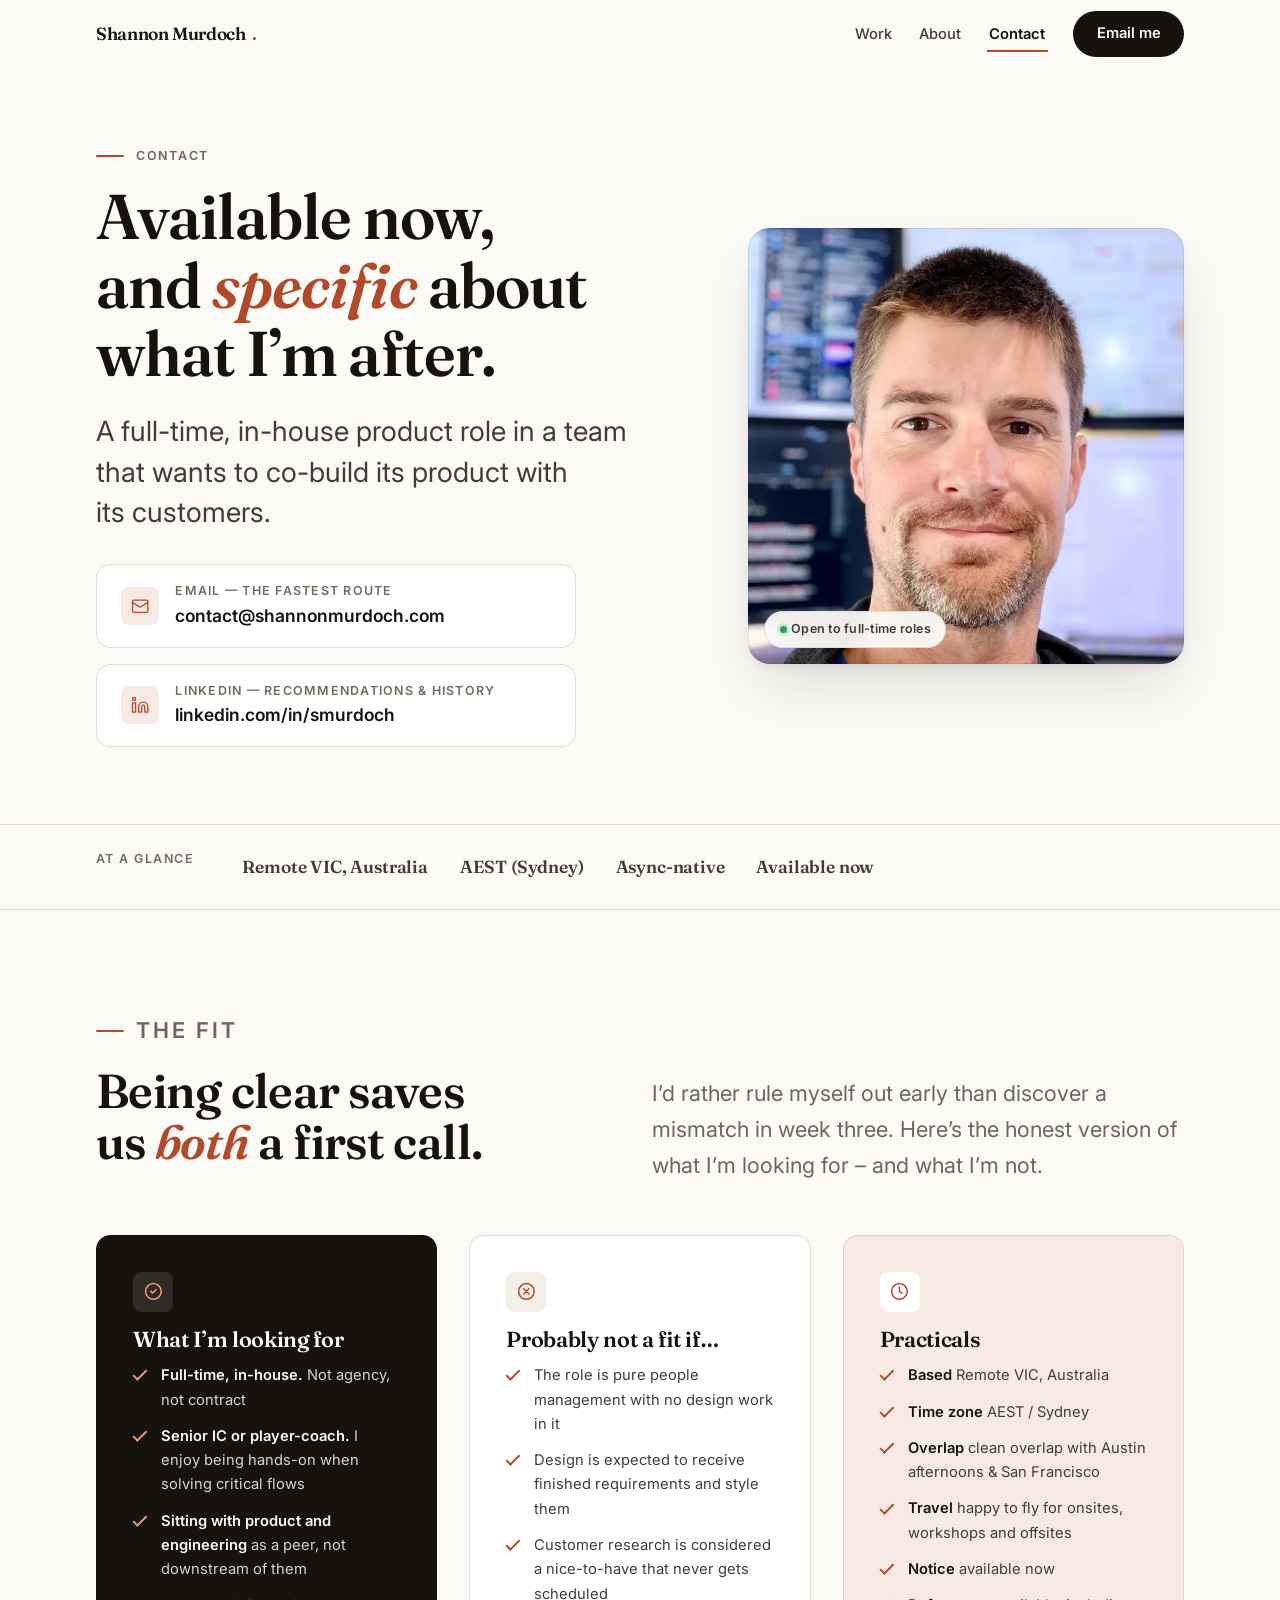
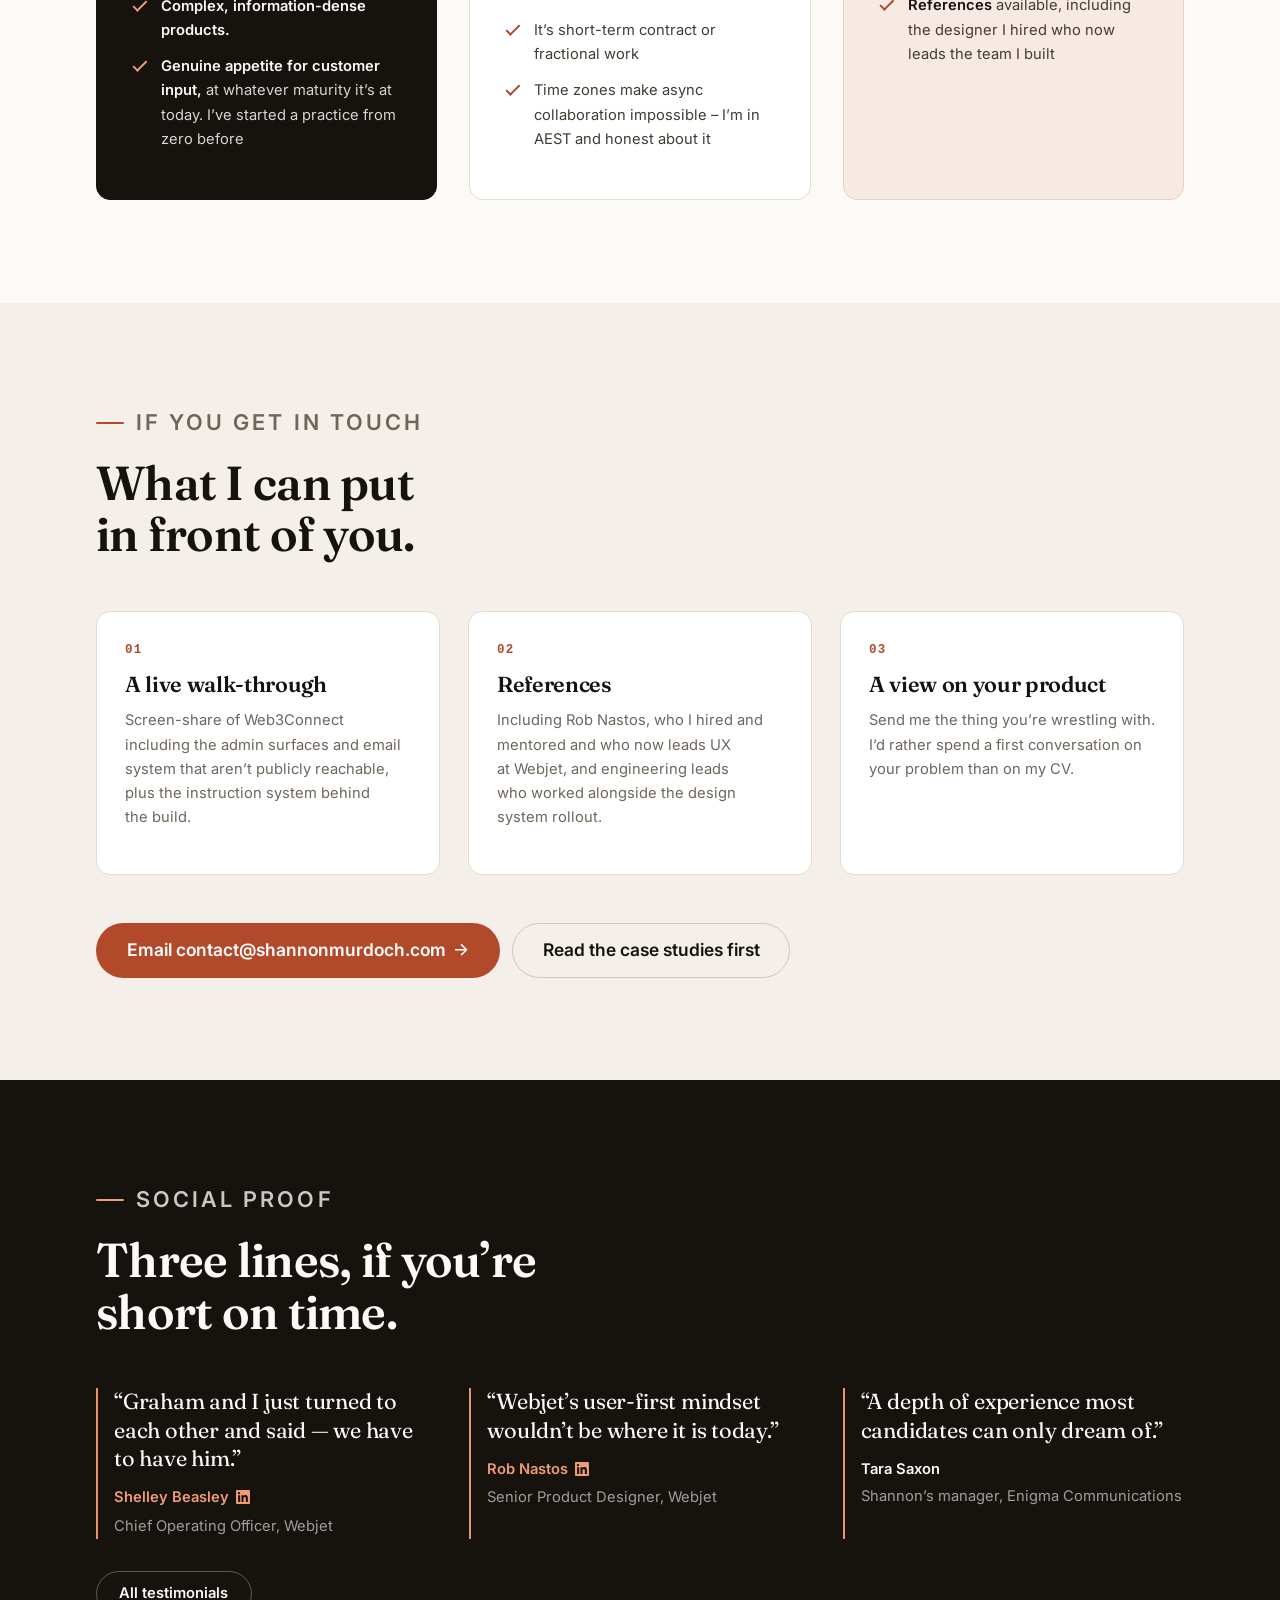
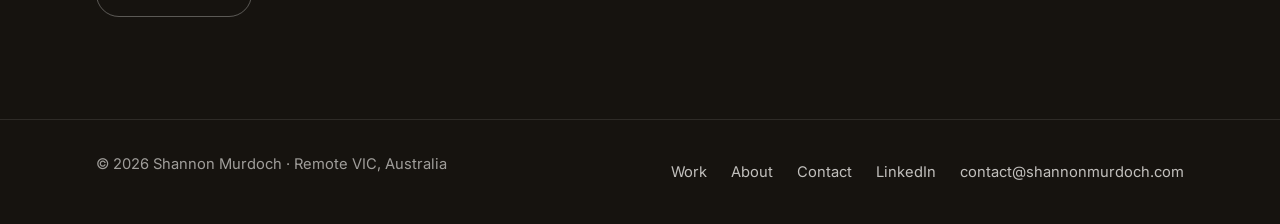
<file: contact.html>
<!DOCTYPE html>
<html lang="en" class="no-js">
<head>
<meta charset="UTF-8">
<meta name="viewport" content="width=device-width, initial-scale=1">
<title>Contact Shannon Murdoch — available for a full-time product design role</title>
<meta name="description" content="Looking for a full-time, in-house product design role on a team that wants to co-build its product with customers. Senior IC or player-coach. AEST, async-native, available now. contact@shannonmurdoch.com">
<link rel="canonical" href="https://shannonmurdoch.com/contact.html">
<meta name="theme-color" content="#FBFAF7">
<link rel="apple-touch-icon" sizes="180x180" href="/images/favicon/apple-touch-icon.png">
<link rel="icon" type="image/png" sizes="32x32" href="/images/favicon/favicon-32x32.png">
<link rel="icon" type="image/png" sizes="16x16" href="/images/favicon/favicon-16x16.png">
<link rel="icon" href="/favicon.ico" sizes="any">
<link rel="manifest" href="/site.webmanifest">
<meta property="og:type" content="website">
<meta property="og:site_name" content="Shannon Murdoch">
<meta property="og:url" content="https://shannonmurdoch.com/contact.html">
<meta property="og:title" content="Contact Shannon Murdoch — Product Design Leader">
<meta property="og:description" content="Looking for a full-time, in-house role on a product team that wants to build with its customers. Available now.">
<meta property="og:image" content="https://shannonmurdoch.com/images/og-shannon-murdoch.jpg">
<meta name="twitter:card" content="summary_large_image">
<meta name="twitter:image" content="https://shannonmurdoch.com/images/og-shannon-murdoch.jpg">
<link rel="preconnect" href="https://fonts.googleapis.com">
<link rel="preconnect" href="https://fonts.gstatic.com" crossorigin>
<link href="https://fonts.googleapis.com/css2?family=Fraunces:ital,opsz,wght@0,9..144,400..700;1,9..144,400..600&amp;family=Inter:wght@400;500;600;700&amp;display=swap" rel="stylesheet">
<link rel="stylesheet" href="style.css?v=7">
<script>document.documentElement.classList.remove('no-js');</script>
</head>
<body>
<a class="skip-link" href="#main">Skip to content</a>

<header class="site-header">
  <div class="wrap site-header__inner">
    <a class="brand" href="index.html">Shannon Murdoch<span class="brand__dot">.</span></a>
    <button class="nav__toggle" type="button" aria-expanded="false" aria-controls="site-nav">
      <span class="visually-hidden">Menu</span>
      <svg class="icon-open" viewBox="0 0 24 24" fill="none" stroke="currentColor" stroke-width="1.75" stroke-linecap="round" aria-hidden="true"><path d="M3 6h18M3 12h18M3 18h18"/></svg>
      <svg class="icon-close" viewBox="0 0 24 24" fill="none" stroke="currentColor" stroke-width="1.75" stroke-linecap="round" aria-hidden="true"><path d="M18 6 6 18M6 6l12 12"/></svg>
    </button>
    <nav class="nav" id="site-nav" aria-label="Primary">
      <ul class="nav__list">
        <li><a class="nav__link" href="work.html">Work</a></li>
        <li><a class="nav__link" href="about.html">About</a></li>
        <li><a class="nav__link" href="contact.html" aria-current="page">Contact</a></li>
      </ul>
      <a class="btn btn--primary" href="mailto:contact@shannonmurdoch.com">Email me</a>
    </nav>
  </div>
</header>

<main id="main">

  <section class="hero">
    <div class="wrap hero__grid">
      <div class="hero__body">
        <p class="eyebrow">Contact</p>
        <h1 class="hero__title" style="font-size:var(--step-5)">Available now, and <em>specific</em> about what I&rsquo;m after.</h1>
        <p class="lede-lg" style="max-width:40ch">
          A full-time, in-house product role in a team that wants to co-build its product with its customers.
        </p>
        <div class="cta-band__contacts mt-6" style="max-width:30rem">
          <a class="contact-line" href="mailto:contact@shannonmurdoch.com" style="background:var(--white);border-color:var(--rule)">
            <span class="contact-line__icon" style="background:var(--accent-tint);color:var(--accent)">
              <svg viewBox="0 0 24 24" fill="none" stroke="currentColor" stroke-width="1.75" stroke-linecap="round" stroke-linejoin="round" aria-hidden="true"><rect x="2" y="4" width="20" height="16" rx="2"/><path d="m22 7-8.97 5.7a1.94 1.94 0 0 1-2.06 0L2 7"/></svg>
            </span>
            <span class="contact-line__text">
              <span class="contact-line__label" style="color:var(--ink-4)">Email &mdash; the fastest route</span>
              <span class="contact-line__value" style="color:var(--ink)">contact@shannonmurdoch.com</span>
            </span>
          </a>
          <a class="contact-line" href="https://www.linkedin.com/in/smurdoch" target="_blank" rel="noopener noreferrer" style="background:var(--white);border-color:var(--rule)">
            <span class="contact-line__icon" style="background:var(--accent-tint);color:var(--accent)">
              <svg viewBox="0 0 24 24" fill="none" stroke="currentColor" stroke-width="1.75" stroke-linecap="round" stroke-linejoin="round" aria-hidden="true"><path d="M16 8a6 6 0 0 1 6 6v7h-4v-7a2 2 0 0 0-4 0v7h-4v-7a6 6 0 0 1 6-6z"/><rect x="2" y="9" width="4" height="12"/><circle cx="4" cy="4" r="2"/></svg>
            </span>
            <span class="contact-line__text">
              <span class="contact-line__label" style="color:var(--ink-4)">LinkedIn &mdash; recommendations &amp; history</span>
              <span class="contact-line__value" style="color:var(--ink)">linkedin.com/in/smurdoch</span>
            </span>
          </a>
        </div>
      </div>
      <div class="hero__media">
        <div class="portrait portrait--square">
          <img src="images/shannon-murdoch.webp" width="800" height="800" alt="Shannon Murdoch" fetchpriority="high" decoding="async">
          <span class="portrait__badge"><span class="pulse" aria-hidden="true"></span> Open to full-time roles</span>
        </div>
      </div>
    </div>
  </section>

  <div class="proof-strip">
    <div class="wrap proof-strip__inner">
      <p class="proof-strip__label">At a glance</p>
      <ul class="proof-strip__items">
        <li>Remote VIC, Australia</li>
        <li>AEST (Sydney)</li>
        <li>Async-native</li>
        <li>Available now</li>
      </ul>
    </div>
  </div>

  <!-- ================= FIT ================= -->
  <section class="section">
    <div class="wrap">
      <div class="section-head section-head--split" data-reveal>
        <div>
          <p class="eyebrow">The fit</p>
          <h2>Being clear saves us <em>both</em> a first call.</h2>
        </div>
        <div>
          <p>I&rsquo;d rather rule myself out early than discover a mismatch in week three. Here&rsquo;s the honest
          version of what I&rsquo;m looking for &ndash; and what I&rsquo;m not.</p>
        </div>
      </div>

      <div class="panel-grid">
        <div class="panel panel--ink" data-reveal>
          <span class="panel__icon">
            <svg viewBox="0 0 24 24" fill="none" stroke="currentColor" stroke-width="1.75" stroke-linecap="round" stroke-linejoin="round" aria-hidden="true"><path d="m9 12 2 2 4-4"/><circle cx="12" cy="12" r="9"/></svg>
          </span>
          <h3>What I&rsquo;m looking for</h3>
          <ul class="check-list check-list--sm">
            <li><strong>Full-time, in-house.</strong> Not agency, not contract</li>
            <li><strong>Senior IC or player-coach.</strong> I enjoy being hands-on when solving critical flows</li>
            <li><strong>Sitting with product and engineering</strong> as a peer, not downstream of them</li>
            
            <li><strong>Complex, information-dense products.</strong></li>
            <li><strong>Genuine appetite for customer input,</strong> at whatever maturity it&rsquo;s at today. I&rsquo;ve started a practice from zero before</li>
          </ul>
        </div>

        <div class="panel" data-reveal>
          <span class="panel__icon">
            <svg viewBox="0 0 24 24" fill="none" stroke="currentColor" stroke-width="1.75" stroke-linecap="round" stroke-linejoin="round" aria-hidden="true"><circle cx="12" cy="12" r="9"/><path d="M15 9l-6 6M9 9l6 6"/></svg>
          </span>
          <h3>Probably not a fit if&hellip;</h3>
          <ul class="check-list check-list--sm">
            <li>The role is pure people management with no design work in it</li>
            <li>Design is expected to receive finished requirements and style them</li>
            <li>Customer research is considered a nice-to-have that never gets scheduled</li>
            <li>It&rsquo;s short-term contract or fractional work</li>
            <li>Time zones make async collaboration impossible &ndash; I&rsquo;m in AEST and honest about it</li>
          </ul>
        </div>

        <div class="panel panel--accent" data-reveal>
          <span class="panel__icon">
            <svg viewBox="0 0 24 24" fill="none" stroke="currentColor" stroke-width="1.75" stroke-linecap="round" stroke-linejoin="round" aria-hidden="true"><circle cx="12" cy="12" r="9"/><path d="M12 7v5l3 2"/></svg>
          </span>
          <h3>Practicals</h3>
          <ul class="check-list check-list--sm">
            <li><strong>Based</strong> Remote VIC, Australia</li>
            <li><strong>Time zone</strong> AEST / Sydney</li>
            <li><strong>Overlap</strong> clean overlap with Austin afternoons &amp; San Francisco</li>
            <li><strong>Travel</strong> happy to fly for onsites, workshops and offsites</li>
            <li><strong>Notice</strong> available now</li>
            <li><strong>References</strong> available, including the designer I hired who now leads the team I built</li>
          </ul>
        </div>
      </div>
    </div>
  </section>

  <!-- ================= WHAT TO EXPECT ================= -->
  <section class="section section--wash">
    <div class="wrap">
      <div class="section-head" data-reveal>
        <p class="eyebrow">If you get in touch</p>
        <h2 class="measure-narrow">What I can put in front of you.</h2>
      </div>

      <div class="cap-grid">
        
        <div class="cap" data-reveal>
          <span class="cap__step">01</span>
          <h3>A live walk-through</h3>
          <p>Screen-share of Web3Connect including the admin surfaces and email system that aren&rsquo;t publicly
          reachable, plus the instruction system behind the build.</p>
        </div>
        <div class="cap" data-reveal>
          <span class="cap__step">02</span>
          <h3>References</h3>
          <p>Including Rob Nastos, who I hired and mentored and who now leads UX at Webjet, and engineering leads who
          worked alongside the design system rollout.</p>
        </div>
        <div class="cap" data-reveal>
          <span class="cap__step">03</span>
          <h3>A view on your product</h3>
          <p>Send me the thing you&rsquo;re wrestling with. I&rsquo;d rather spend a first conversation on your problem
          than on my CV.</p>
        </div>
      </div>

      <div class="btn-row mt-7" data-reveal>
        <a class="btn btn--accent btn--lg" href="mailto:contact@shannonmurdoch.com">
          Email contact@shannonmurdoch.com
          <svg viewBox="0 0 24 24" fill="none" stroke="currentColor" stroke-width="2" stroke-linecap="round" stroke-linejoin="round" aria-hidden="true"><path d="M5 12h14M13 5l7 7-7 7"/></svg>
        </a>
        <a class="btn btn--ghost btn--lg" href="work.html">Read the case studies first</a>
      </div>
    </div>
  </section>

  <!-- ================= TESTIMONIAL PULL ================= -->
  <section class="section section--ink">
    <div class="wrap">
      <div class="section-head" data-reveal>
        <p class="eyebrow">Social proof</p>
        <h2 class="measure-narrow">Three lines, if you&rsquo;re short on time.</h2>
      </div>
      <div class="quote-strip" data-reveal>
        <blockquote class="pull-quote" style="border-left-color:#E8926F">
          <p style="color:var(--paper)">&ldquo;Graham and I just turned to each other and said &mdash; we have to have him.&rdquo;</p>
          <cite style="color:rgba(251,250,247,.6)"><strong style="color:var(--paper)"><a class="attr-link" href="https://www.linkedin.com/in/shelleybeasley/" target="_blank" rel="noopener noreferrer">Shelley Beasley<svg class="attr-link__icon" width="16" height="16" viewBox="0 0 24 24" fill="currentColor" aria-hidden="true"><path d="M20.45 20.45h-3.55v-5.57c0-1.33-.03-3.04-1.85-3.04-1.86 0-2.14 1.44-2.14 2.94v5.67H9.35V9h3.41v1.56h.05c.47-.9 1.63-1.85 3.36-1.85 3.6 0 4.27 2.37 4.27 5.45v6.29ZM5.34 7.43a2.07 2.07 0 1 1 0-4.13 2.07 2.07 0 0 1 0 4.13ZM7.12 20.45H3.55V9h3.57v11.45ZM22.22 0H1.77C.79 0 0 .77 0 1.72v20.56C0 23.23.79 24 1.77 24h20.45c.98 0 1.78-.77 1.78-1.72V1.72C24 .77 23.2 0 22.22 0Z"/></svg><span class="visually-hidden"> on LinkedIn (opens in a new tab)</span></a></strong>Chief Operating Officer, Webjet</cite>
        </blockquote>
        <blockquote class="pull-quote" style="border-left-color:#E8926F">
          <p style="color:var(--paper)">&ldquo;Webjet&rsquo;s user-first mindset wouldn&rsquo;t be where it is today.&rdquo;</p>
          <cite style="color:rgba(251,250,247,.6)"><strong style="color:var(--paper)"><a class="attr-link" href="https://www.linkedin.com/in/rob-nastos/" target="_blank" rel="noopener noreferrer">Rob Nastos<svg class="attr-link__icon" width="16" height="16" viewBox="0 0 24 24" fill="currentColor" aria-hidden="true"><path d="M20.45 20.45h-3.55v-5.57c0-1.33-.03-3.04-1.85-3.04-1.86 0-2.14 1.44-2.14 2.94v5.67H9.35V9h3.41v1.56h.05c.47-.9 1.63-1.85 3.36-1.85 3.6 0 4.27 2.37 4.27 5.45v6.29ZM5.34 7.43a2.07 2.07 0 1 1 0-4.13 2.07 2.07 0 0 1 0 4.13ZM7.12 20.45H3.55V9h3.57v11.45ZM22.22 0H1.77C.79 0 0 .77 0 1.72v20.56C0 23.23.79 24 1.77 24h20.45c.98 0 1.78-.77 1.78-1.72V1.72C24 .77 23.2 0 22.22 0Z"/></svg><span class="visually-hidden"> on LinkedIn (opens in a new tab)</span></a></strong>Senior Product Designer, Webjet</cite>
        </blockquote>
        <blockquote class="pull-quote" style="border-left-color:#E8926F">
          <p style="color:var(--paper)">&ldquo;A depth of experience most candidates can only dream of.&rdquo;</p>
          <cite style="color:rgba(251,250,247,.6)"><strong style="color:var(--paper)">Tara Saxon</strong>Shannon&rsquo;s manager, Enigma Communications</cite>
        </blockquote>
      </div>
      <div class="btn-row mt-6" data-reveal>
        <a class="btn btn--onink-ghost" href="index.html#testimonials">All testimonials</a>
      </div>
    </div>
  </section>

</main>

<footer class="site-footer">
  <div class="wrap site-footer__inner">
    <p>&copy; 2026 Shannon Murdoch &middot; Remote VIC, Australia</p>
    <ul class="site-footer__nav">
      <li><a href="work.html">Work</a></li>
      <li><a href="about.html">About</a></li>
      <li><a href="contact.html">Contact</a></li>
      <li><a href="https://www.linkedin.com/in/smurdoch" target="_blank" rel="noopener noreferrer">LinkedIn</a></li>
      <li><a href="mailto:contact@shannonmurdoch.com">contact@shannonmurdoch.com</a></li>
    </ul>
  </div>
</footer>

<script src="script.js?v=7" defer></script>
</body>
</html>
</file>
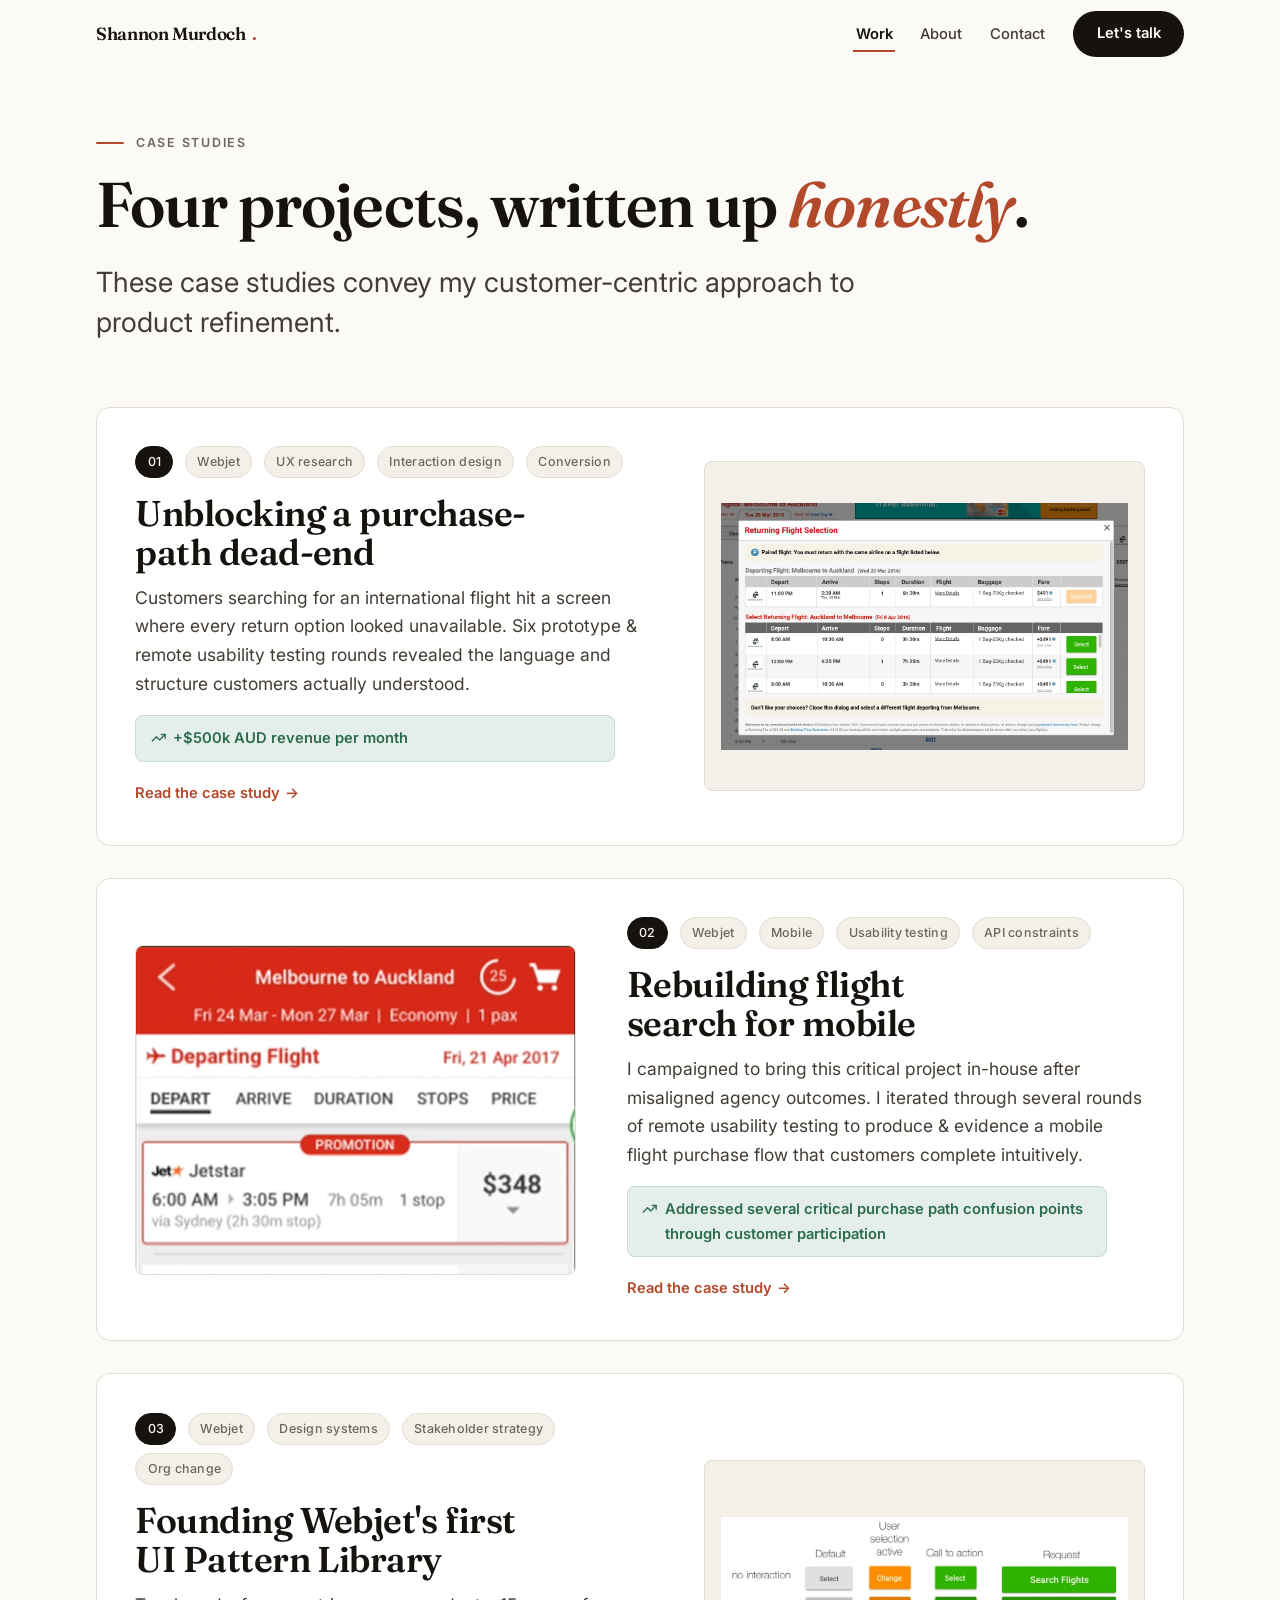
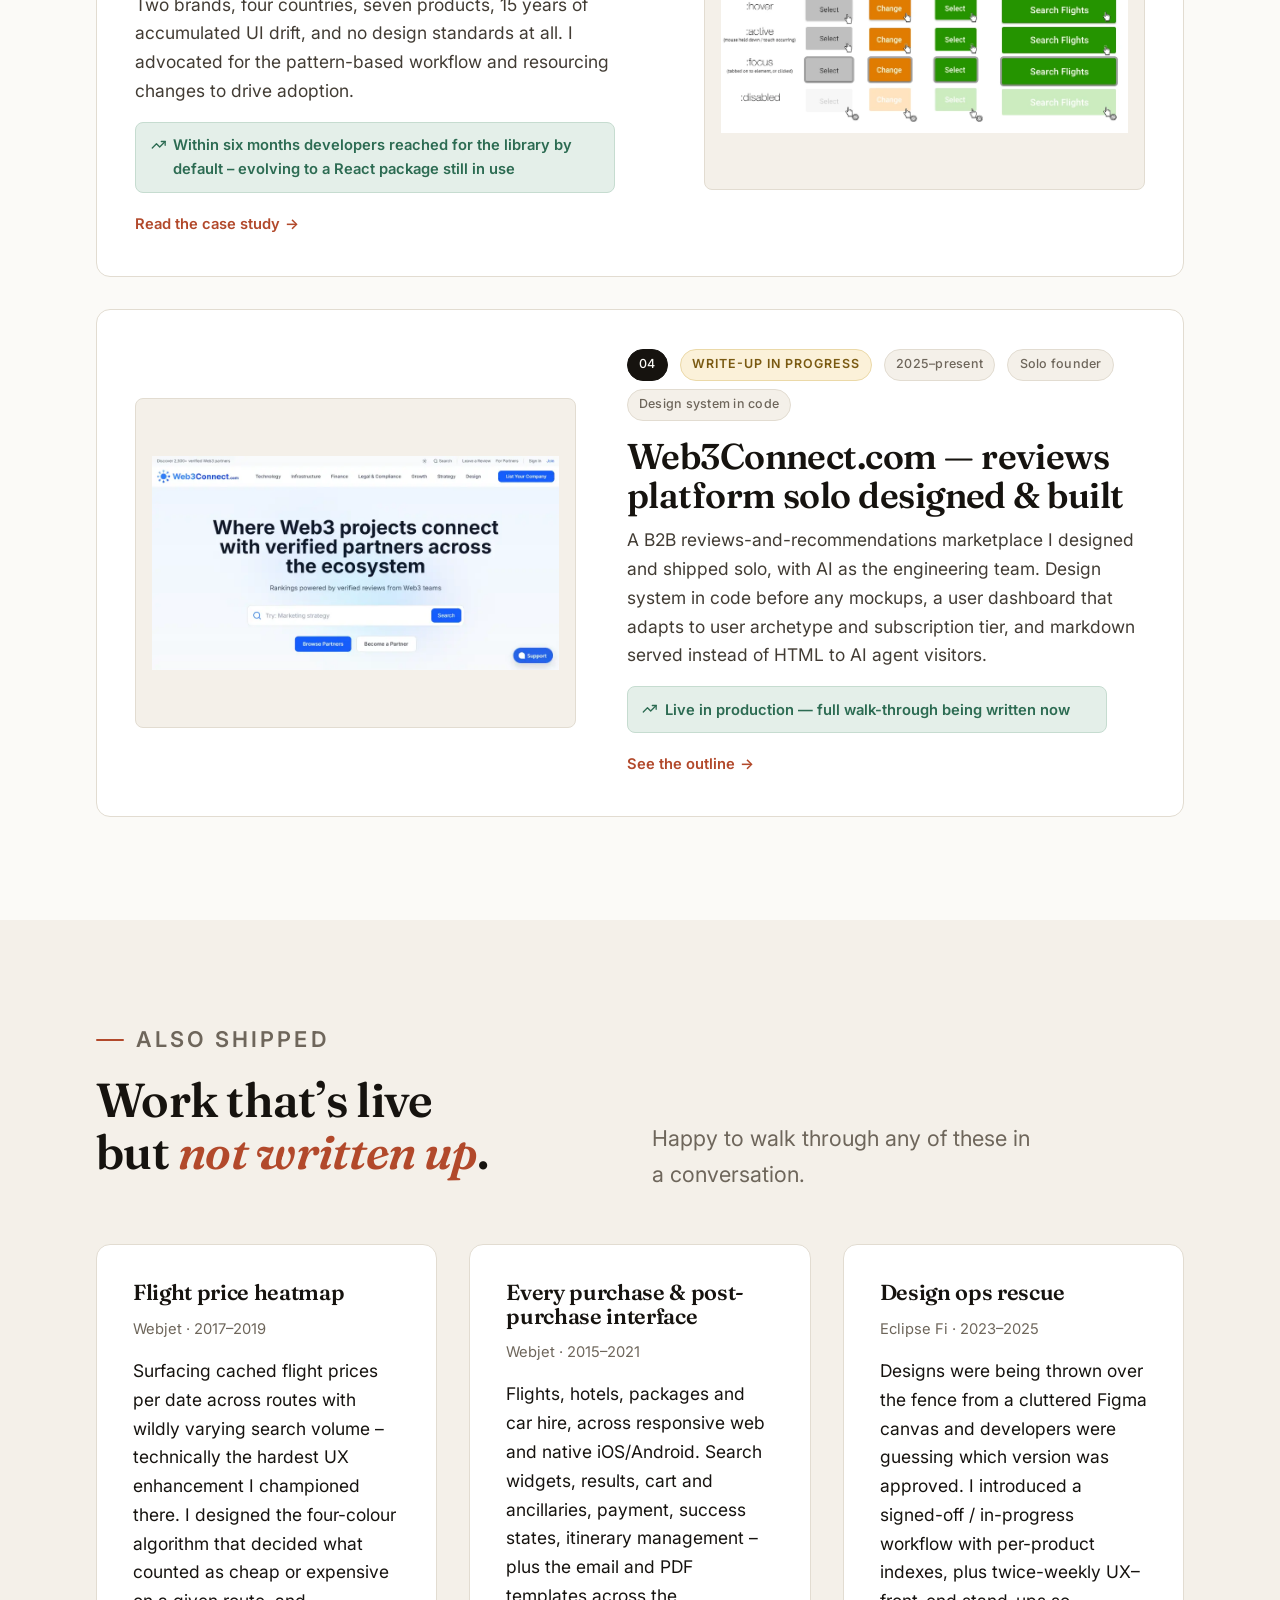
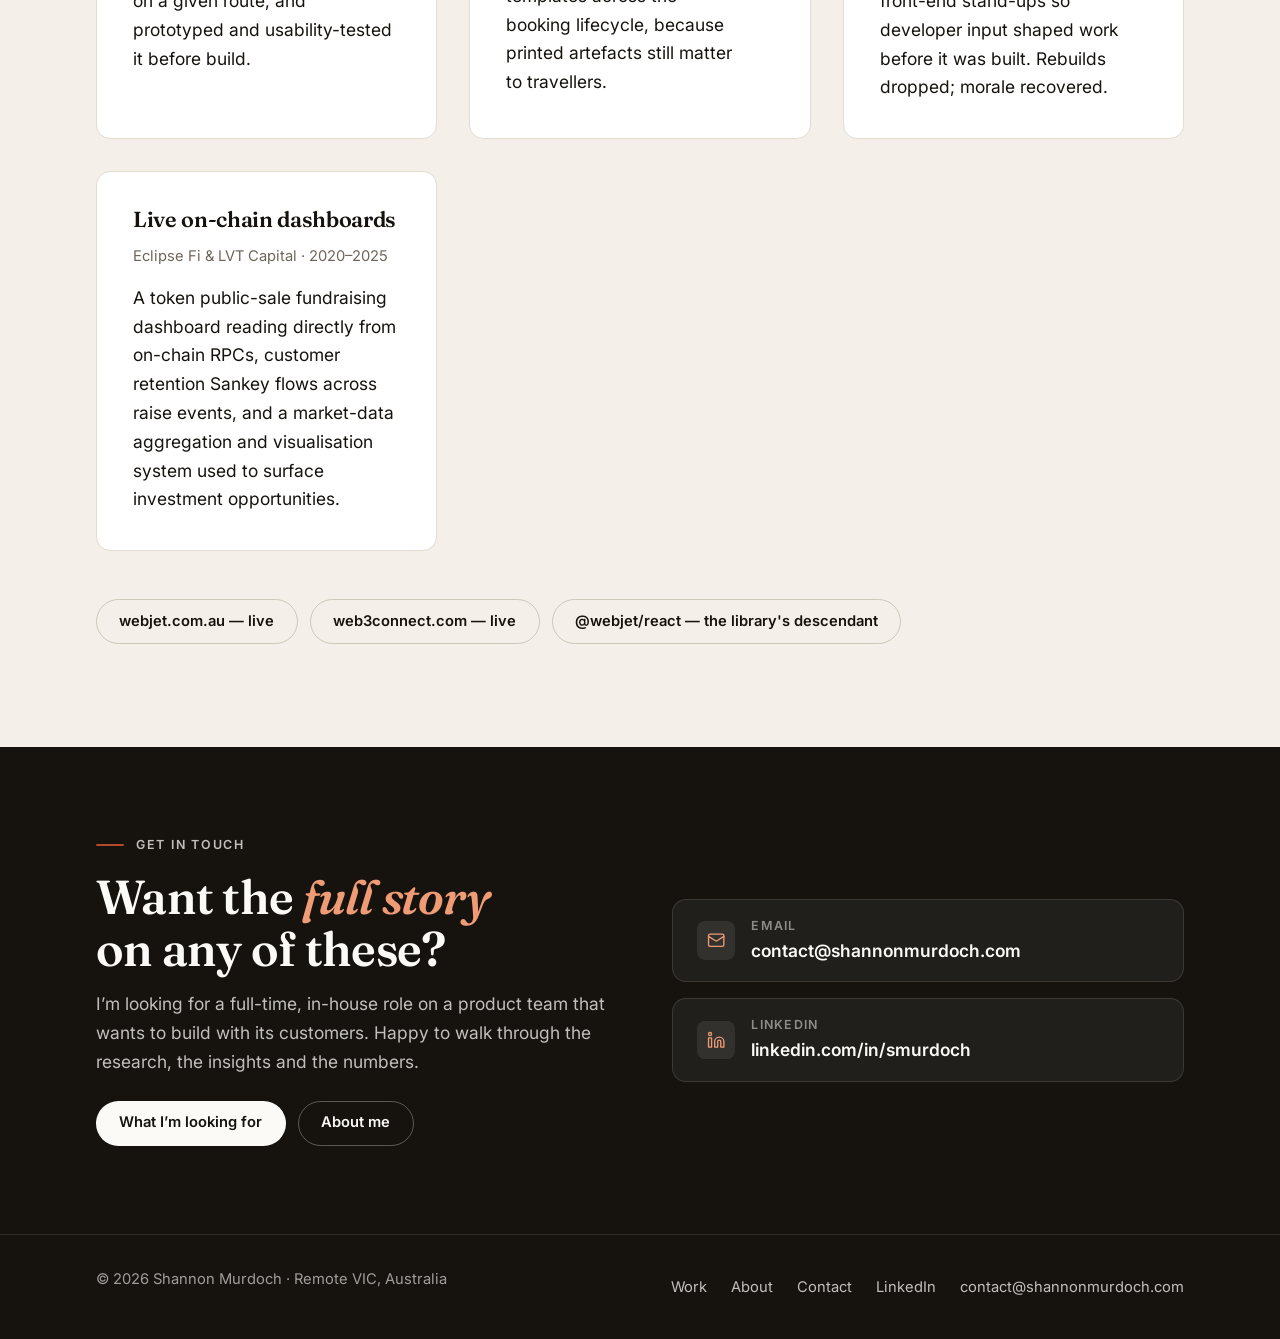
<file: work.html>
<!DOCTYPE html>
<html lang="en" class="no-js">
<head>
<meta charset="UTF-8">
<meta name="viewport" content="width=device-width, initial-scale=1">
<title>Work — Shannon Murdoch, Product Design Leader</title>
<meta name="description" content="Four product design case studies: a purchase-path dead-end worth +$500k AUD per month, a six-round mobile flight search rebuild, founding Webjet's first UI Pattern Library, and a solo AI-orchestrated marketplace build.">
<link rel="canonical" href="https://shannonmurdoch.com/work.html">
<meta name="theme-color" content="#FBFAF7">
<link rel="apple-touch-icon" sizes="180x180" href="/images/favicon/apple-touch-icon.png">
<link rel="icon" type="image/png" sizes="32x32" href="/images/favicon/favicon-32x32.png">
<link rel="icon" type="image/png" sizes="16x16" href="/images/favicon/favicon-16x16.png">
<link rel="icon" href="/favicon.ico" sizes="any">
<link rel="manifest" href="/site.webmanifest">
<meta property="og:type" content="website">
<meta property="og:site_name" content="Shannon Murdoch">
<meta property="og:url" content="https://shannonmurdoch.com/work.html">
<meta property="og:title" content="Work — Shannon Murdoch, Product Design Leader">
<meta property="og:description" content="Four case studies written up as walk-throughs: the context inherited, the calls made, what testing said was wrong, and what shipping changed.">
<meta property="og:image" content="https://shannonmurdoch.com/images/og-shannon-murdoch.jpg">
<meta name="twitter:card" content="summary_large_image">
<meta name="twitter:image" content="https://shannonmurdoch.com/images/og-shannon-murdoch.jpg">
<link rel="preconnect" href="https://fonts.googleapis.com">
<link rel="preconnect" href="https://fonts.gstatic.com" crossorigin>
<link href="https://fonts.googleapis.com/css2?family=Fraunces:ital,opsz,wght@0,9..144,400..700;1,9..144,400..600&amp;family=Inter:wght@400;500;600;700&amp;display=swap" rel="stylesheet">
<link rel="stylesheet" href="style.css?v=7">
<script>document.documentElement.classList.remove('no-js');</script>
</head>
<body>
<a class="skip-link" href="#main">Skip to content</a>

<header class="site-header">
  <div class="wrap site-header__inner">
    <a class="brand" href="index.html">Shannon Murdoch<span class="brand__dot">.</span></a>
    <button class="nav__toggle" type="button" aria-expanded="false" aria-controls="site-nav">
      <span class="visually-hidden">Menu</span>
      <svg class="icon-open" viewBox="0 0 24 24" fill="none" stroke="currentColor" stroke-width="1.75" stroke-linecap="round" aria-hidden="true"><path d="M3 6h18M3 12h18M3 18h18"/></svg>
      <svg class="icon-close" viewBox="0 0 24 24" fill="none" stroke="currentColor" stroke-width="1.75" stroke-linecap="round" aria-hidden="true"><path d="M18 6 6 18M6 6l12 12"/></svg>
    </button>
    <nav class="nav" id="site-nav" aria-label="Primary">
      <ul class="nav__list">
        <li><a class="nav__link" href="work.html" aria-current="page">Work</a></li>
        <li><a class="nav__link" href="about.html">About</a></li>
        <li><a class="nav__link" href="contact.html">Contact</a></li>
      </ul>
      <a class="btn btn--primary" href="contact.html">Let's talk</a>
    </nav>
  </div>
</header>

<main id="main">

  <section class="section section--tight">
    <div class="wrap">
      <p class="eyebrow">Case studies</p>
      <h1 style="font-size:var(--step-5);max-width:26ch">Four projects, written up <em>honestly</em>.</h1>
      <p class="lede-lg mt-5" style="max-width:52ch">
        These case studies convey my customer-centric approach to product refinement.
      </p>
      
    </div>
  </section>

  <section class="section section--flush-top">
    <div class="wrap">
      <div class="work-list">

        <article class="work-card" data-reveal>
          <div class="work-card__body">
            <div class="work-card__meta">
              <span class="chip chip--solid">01</span>
              <span class="chip">Webjet</span>
              <span class="chip">UX research</span>
              <span class="chip">Interaction design</span>
              <span class="chip">Conversion</span>
            </div>
            <h2 class="work-card__title"><a href="work/paired-flight-modal.html">Unblocking a purchase-path dead-end</a></h2>
            <p class="work-card__desc">
              Customers searching for an international flight hit a screen where every return option looked unavailable.
              Six prototype & remote usability testing  rounds revealed the language and structure customers actually understood.
            </p>
            <p class="work-card__outcome">
              <svg viewBox="0 0 24 24" fill="none" stroke="currentColor" stroke-width="2" stroke-linecap="round" stroke-linejoin="round" aria-hidden="true"><path d="M22 7 13.5 15.5l-5-5L2 17"/><path d="M16 7h6v6"/></svg>
              +$500k AUD revenue per month
            </p>
            <span class="link-arrow">Read the case study <span class="arrow" aria-hidden="true">&rarr;</span></span>
          </div>
          <div class="work-card__media">
            <img src="images/work/paired-flight-modal/13-final-design.webp" width="1222" height="743" alt="Final paired-flight modal: departing flight summary above a list of selectable returning flights" loading="lazy" decoding="async">
          </div>
        </article>

        <article class="work-card work-card--alt" data-reveal>
          <div class="work-card__body">
            <div class="work-card__meta">
              <span class="chip chip--solid">02</span>
              <span class="chip">Webjet</span>
              <span class="chip">Mobile</span>
              <span class="chip">Usability testing</span>
              <span class="chip">API constraints</span>
            </div>
            <h2 class="work-card__title"><a href="work/mobile-flight-purchase-path.html">Rebuilding flight search for mobile</a></h2>
            <p class="work-card__desc">
               I campaigned to bring this critical project in-house after misaligned agency outcomes. I iterated through several rounds
              of remote usability testing to produce &amp; evidence a mobile flight purchase flow that customers complete intuitively.
            </p>
            <p class="work-card__outcome">
              <svg viewBox="0 0 24 24" fill="none" stroke="currentColor" stroke-width="2" stroke-linecap="round" stroke-linejoin="round" aria-hidden="true"><path d="M22 7 13.5 15.5l-5-5L2 17"/><path d="M16 7h6v6"/></svg>
              Addressed several critical purchase path confusion points through customer participation
            </p>
            <span class="link-arrow">Read the case study <span class="arrow" aria-hidden="true">&rarr;</span></span>
          </div>
          <div class="work-card__media work-card__media--cover">
            <img src="images/work/mobile-flight-purchase-path/15-round-6-final.webp" width="760" height="1347" alt="Final mobile flight search results with sortable column headers and a promotion card" loading="lazy" decoding="async">
          </div>
        </article>

        <article class="work-card" data-reveal>
          <div class="work-card__body">
            <div class="work-card__meta">
              <span class="chip chip--solid">03</span>
              <span class="chip">Webjet</span>
              <span class="chip">Design systems</span>
              <span class="chip">Stakeholder strategy</span>
              <span class="chip">Org change</span>
            </div>
            <h2 class="work-card__title"><a href="work/ui-pattern-library.html">Founding Webjet's first UI Pattern Library</a></h2>
            <p class="work-card__desc">
              Two brands, four countries, seven products, 15 years of accumulated UI drift, and no design standards
              at all. I advocated for the pattern-based workflow and resourcing changes to drive adoption.
            </p>
            <p class="work-card__outcome">
              <svg viewBox="0 0 24 24" fill="none" stroke="currentColor" stroke-width="2" stroke-linecap="round" stroke-linejoin="round" aria-hidden="true"><path d="M22 7 13.5 15.5l-5-5L2 17"/><path d="M16 7h6v6"/></svg>
              Within six months developers reached for the library by default &ndash; evolving to a React package still in use
            </p>
            <span class="link-arrow">Read the case study <span class="arrow" aria-hidden="true">&rarr;</span></span>
          </div>
          <div class="work-card__media">
            <img src="images/work/ui-pattern-library/06-button-suite-spec.webp" width="884" height="471" alt="The standardised Webjet button suite showing sizes, states and colour variants" loading="lazy" decoding="async">
          </div>
        </article>

        <article class="work-card work-card--alt" data-reveal>
          <div class="work-card__body">
            <div class="work-card__meta">
              <span class="chip chip--solid">04</span>
              <span class="badge-soon">Write-up in progress</span>
              <span class="chip">2025&ndash;present</span>
              <span class="chip">Solo founder</span>
              <span class="chip">Design system in code</span>
            </div>
            <h2 class="work-card__title"><a href="work/web3connect.html">Web3Connect.com &mdash; reviews platform solo designed &amp; built</a></h2>
            <p class="work-card__desc">
              A B2B reviews-and-recommendations marketplace I designed and shipped solo, with AI as the engineering
              team. Design system in code before any mockups, a user dashboard that adapts to user archetype and subscription tier, and
              markdown served instead of HTML to AI agent visitors.
            </p>
            <p class="work-card__outcome">
              <svg viewBox="0 0 24 24" fill="none" stroke="currentColor" stroke-width="2" stroke-linecap="round" stroke-linejoin="round" aria-hidden="true"><path d="M22 7 13.5 15.5l-5-5L2 17"/><path d="M16 7h6v6"/></svg>
              Live in production &mdash; full walk-through being written now
            </p>
            <span class="link-arrow">See the outline <span class="arrow" aria-hidden="true">&rarr;</span></span>
          </div>
          <div class="work-card__media">
            <img src="images/work/web3connect-com/web3connect-homepage.webp" width="950" height="500" alt="Web3Connect homepage snapshot" loading="lazy" decoding="async">
          </div>
        </article>

      </div>
    </div>
  </section>

  <!-- ================= ALSO SHIPPED ================= -->
  <section class="section section--wash">
    <div class="wrap">
      <div class="section-head section-head--split" data-reveal>
        <div>
          <p class="eyebrow">Also shipped</p>
          <h2>Work that&rsquo;s live but <em>not written up</em>.</h2>
        </div>
        <div><p>Happy to walk through any of these in a conversation.</p></div>
      </div>

      <div class="panel-grid">
        <div class="panel" data-reveal>
          <h3>Flight price heatmap</h3>
          <p style="color:var(--ink-3);font-size:var(--step--1)">Webjet &middot; 2017&ndash;2019</p>
          <p class="mt-4">Surfacing cached flight prices per date across routes with wildly varying search volume &ndash;
          technically the hardest UX enhancement I championed there. I designed the four-colour algorithm that decided
          what counted as cheap or expensive on a given route, and prototyped and usability-tested it before build.</p>
        </div>
        <div class="panel" data-reveal>
          <h3>Every purchase &amp; post-purchase interface</h3>
          <p style="color:var(--ink-3);font-size:var(--step--1)">Webjet &middot; 2015&ndash;2021</p>
          <p class="mt-4">Flights, hotels, packages and car hire, across responsive web and native iOS/Android. Search
          widgets, results, cart and ancillaries, payment, success states, itinerary management &ndash; plus the email
          and PDF templates across the booking lifecycle, because printed artefacts still matter to travellers.</p>
        </div>
        <div class="panel" data-reveal>
          <h3>Design ops rescue</h3>
          <p style="color:var(--ink-3);font-size:var(--step--1)">Eclipse Fi &middot; 2023&ndash;2025</p>
          <p class="mt-4">Designs were being thrown over the fence from a cluttered Figma canvas and developers were
          guessing which version was approved. I introduced a signed-off / in-progress workflow with per-product
          indexes, plus twice-weekly UX&ndash;front-end stand-ups so developer input shaped work before it was built.
          Rebuilds dropped; morale recovered.</p>
        </div>
        <div class="panel" data-reveal>
          <h3>Live on-chain dashboards</h3>
          <p style="color:var(--ink-3);font-size:var(--step--1)">Eclipse Fi &amp; LVT Capital &middot; 2020&ndash;2025</p>
          <p class="mt-4">A token public-sale fundraising dashboard reading directly from on-chain RPCs, customer
          retention Sankey flows across raise events, and a market-data aggregation and visualisation system used to
          surface investment opportunities.</p>
        </div>
      </div>

      <div class="btn-row mt-7" data-reveal>
        <a class="btn btn--ghost" href="https://www.webjet.com.au" target="_blank" rel="noopener noreferrer">webjet.com.au &mdash; live</a>
        <a class="btn btn--ghost" href="https://web3connect.com" target="_blank" rel="noopener noreferrer">web3connect.com &mdash; live</a>
        <a class="btn btn--ghost" href="https://www.npmjs.com/package/@webjet/react?activeTab=readme" target="_blank" rel="noopener noreferrer">@webjet/react &mdash; the library's descendant</a>
      </div>
    </div>
  </section>

  <!-- ================= CTA ================= -->
  <section class="cta-band">
    <div class="wrap cta-band__inner">
      <div data-reveal>
        <p class="eyebrow">Get in touch</p>
        <h2>Want the <em>full story</em> on any of these?</h2>
        <p>I&rsquo;m looking for a full-time, in-house role on a product team that wants to build with its customers.
        Happy to walk through the research, the insights and the numbers.</p>
        <div class="btn-row mt-5">
          <a class="btn btn--onink" href="contact.html">What I&rsquo;m looking for</a>
          <a class="btn btn--onink-ghost" href="about.html">About me</a>
        </div>
      </div>
      <div class="cta-band__contacts" data-reveal>
        <a class="contact-line" href="mailto:contact@shannonmurdoch.com">
          <span class="contact-line__icon">
            <svg viewBox="0 0 24 24" fill="none" stroke="currentColor" stroke-width="1.75" stroke-linecap="round" stroke-linejoin="round" aria-hidden="true"><rect x="2" y="4" width="20" height="16" rx="2"/><path d="m22 7-8.97 5.7a1.94 1.94 0 0 1-2.06 0L2 7"/></svg>
          </span>
          <span class="contact-line__text">
            <span class="contact-line__label">Email</span>
            <span class="contact-line__value">contact@shannonmurdoch.com</span>
          </span>
        </a>
        <a class="contact-line" href="https://www.linkedin.com/in/smurdoch" target="_blank" rel="noopener noreferrer">
          <span class="contact-line__icon">
            <svg viewBox="0 0 24 24" fill="none" stroke="currentColor" stroke-width="1.75" stroke-linecap="round" stroke-linejoin="round" aria-hidden="true"><path d="M16 8a6 6 0 0 1 6 6v7h-4v-7a2 2 0 0 0-4 0v7h-4v-7a6 6 0 0 1 6-6z"/><rect x="2" y="9" width="4" height="12"/><circle cx="4" cy="4" r="2"/></svg>
          </span>
          <span class="contact-line__text">
            <span class="contact-line__label">LinkedIn</span>
            <span class="contact-line__value">linkedin.com/in/smurdoch</span>
          </span>
        </a>
      </div>
    </div>
  </section>

</main>

<footer class="site-footer">
  <div class="wrap site-footer__inner">
    <p>&copy; 2026 Shannon Murdoch &middot; Remote VIC, Australia</p>
    <ul class="site-footer__nav">
      <li><a href="work.html">Work</a></li>
      <li><a href="about.html">About</a></li>
      <li><a href="contact.html">Contact</a></li>
      <li><a href="https://www.linkedin.com/in/smurdoch" target="_blank" rel="noopener noreferrer">LinkedIn</a></li>
      <li><a href="mailto:contact@shannonmurdoch.com">contact@shannonmurdoch.com</a></li>
    </ul>
  </div>
</footer>

<script src="script.js?v=7" defer></script>
</body>
</html>
</file>
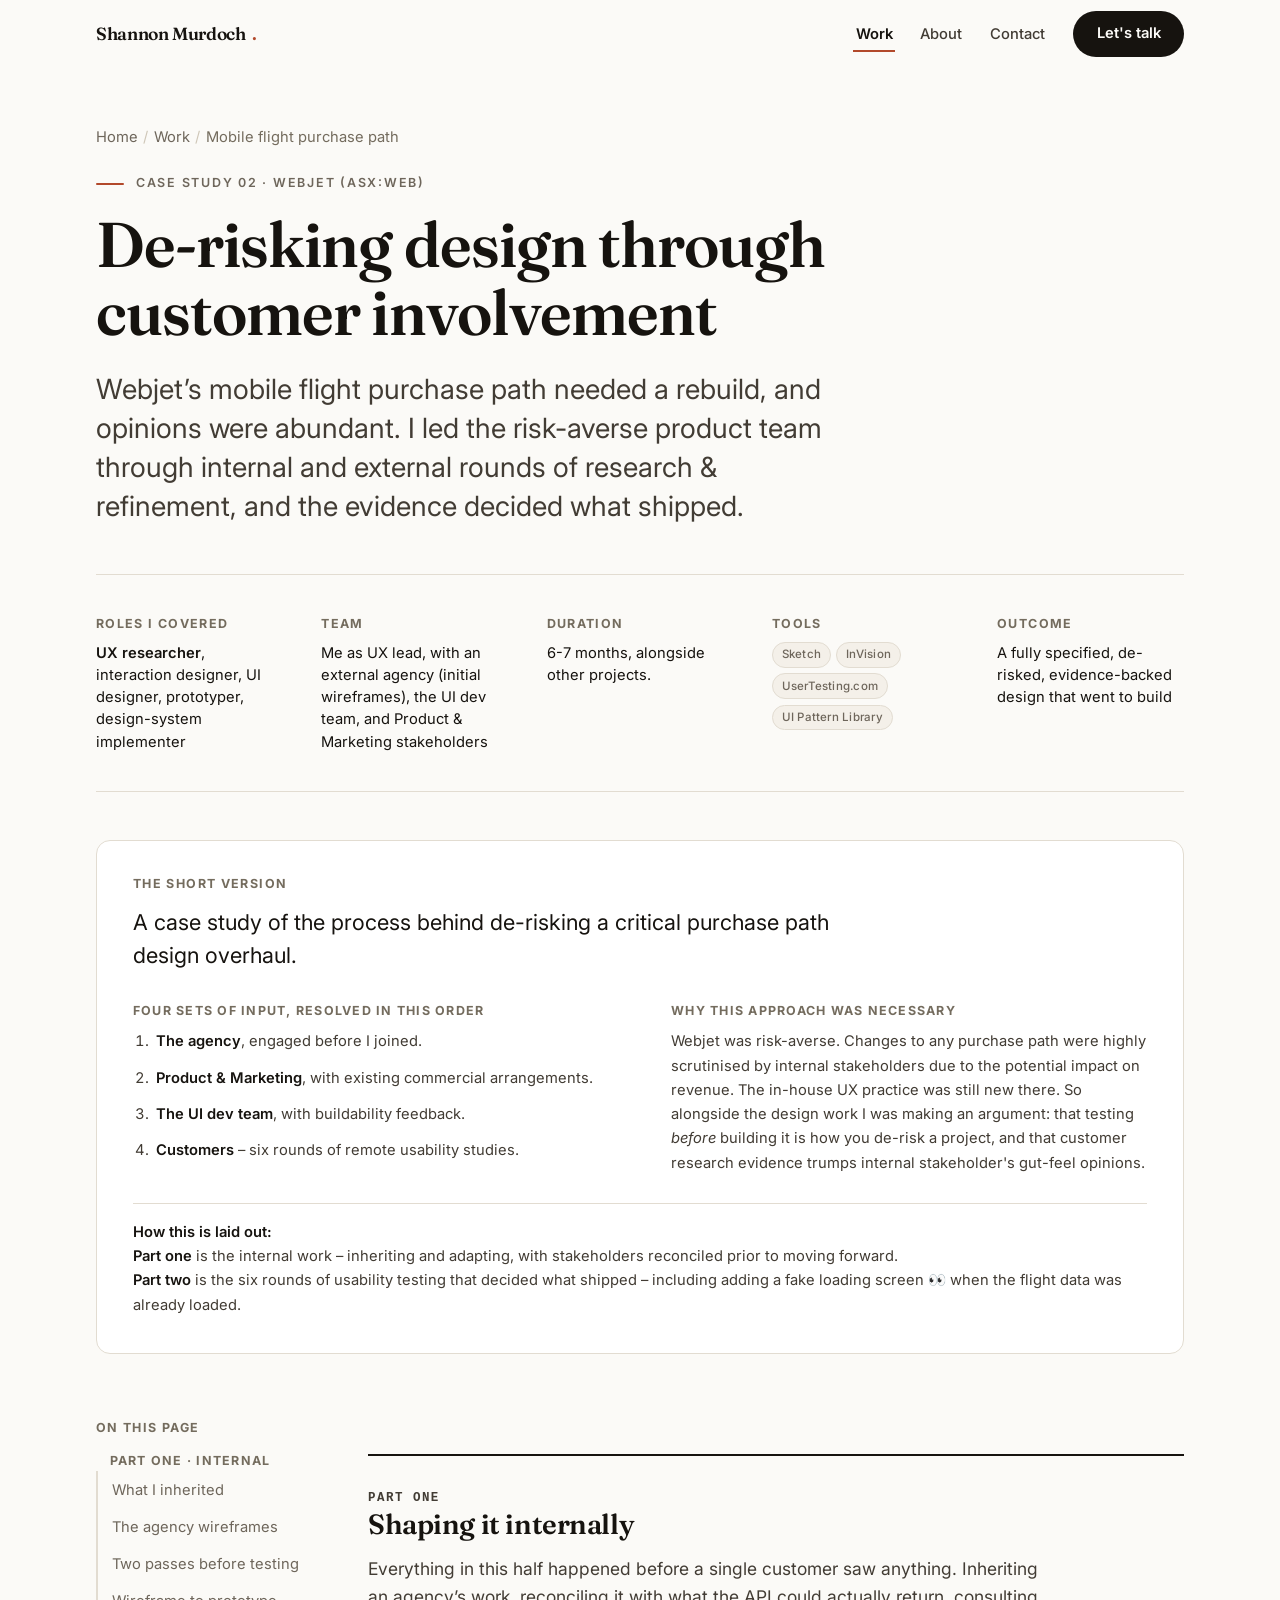
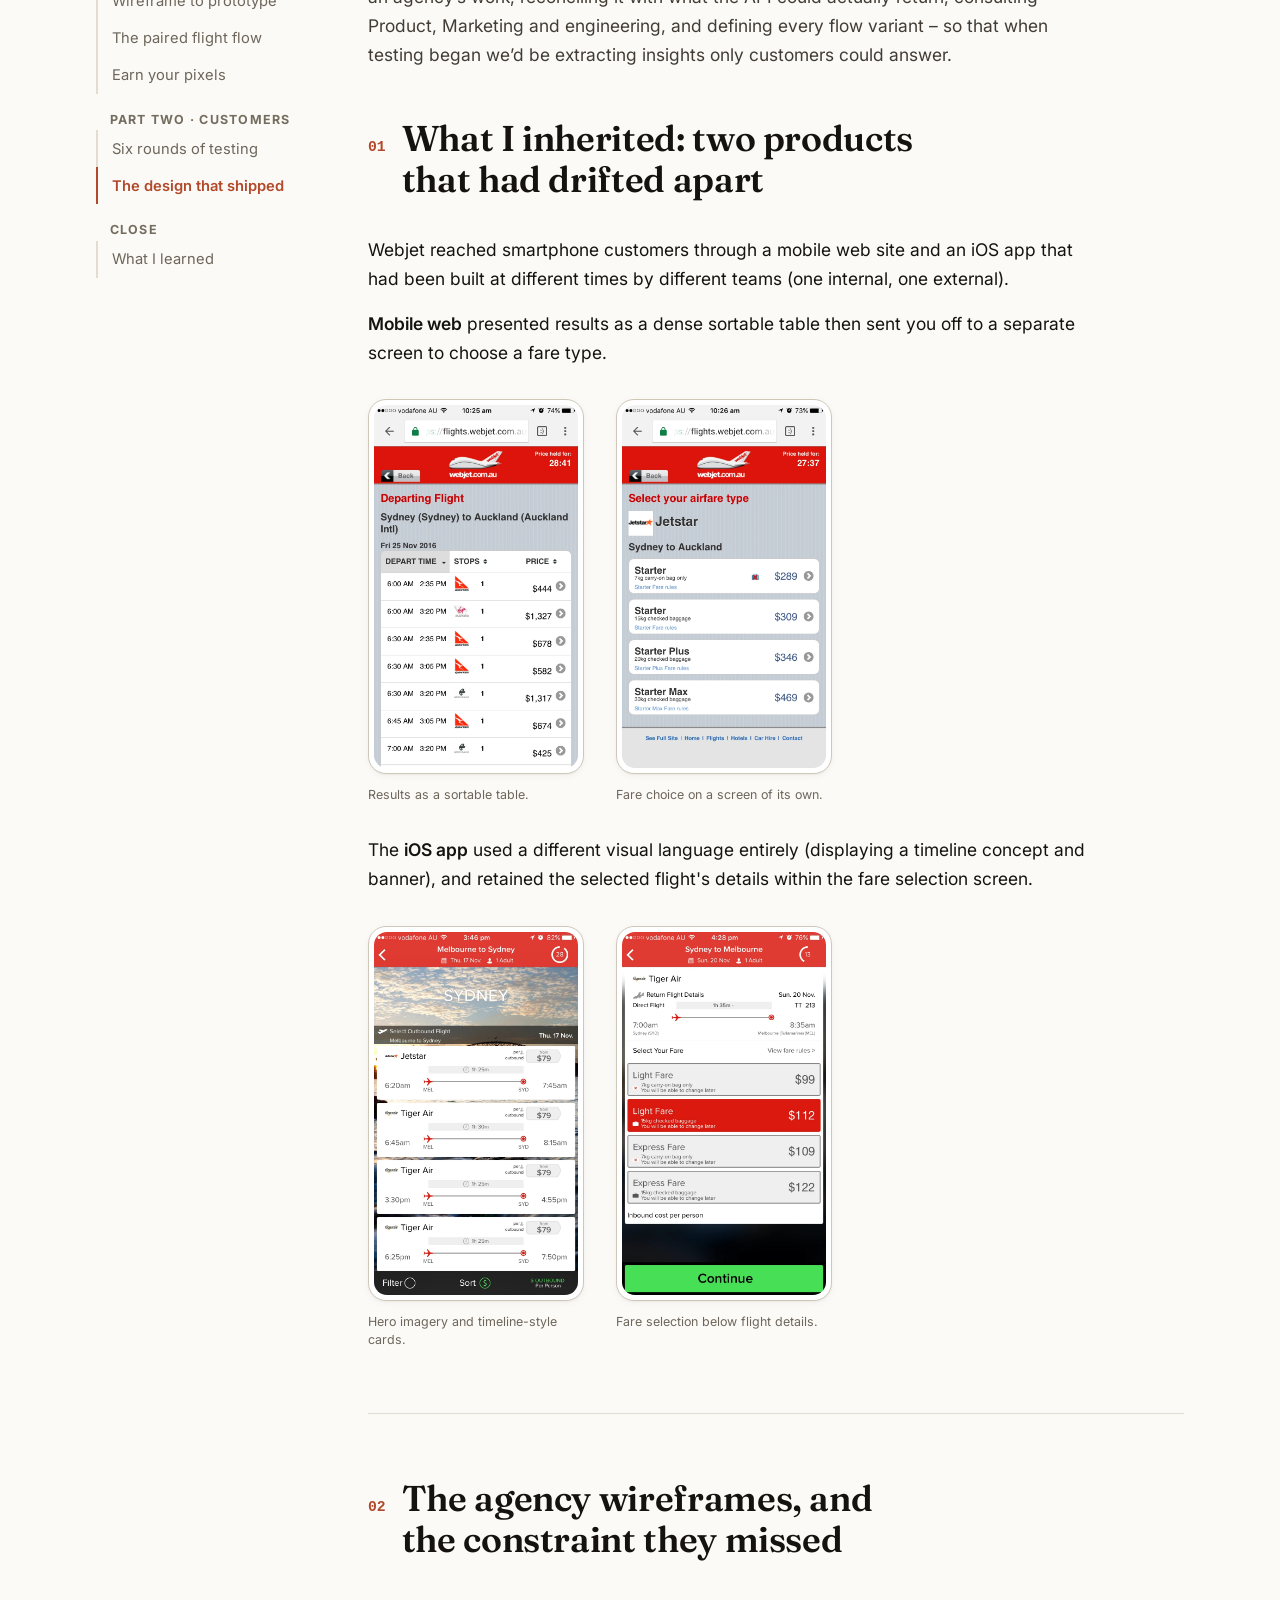
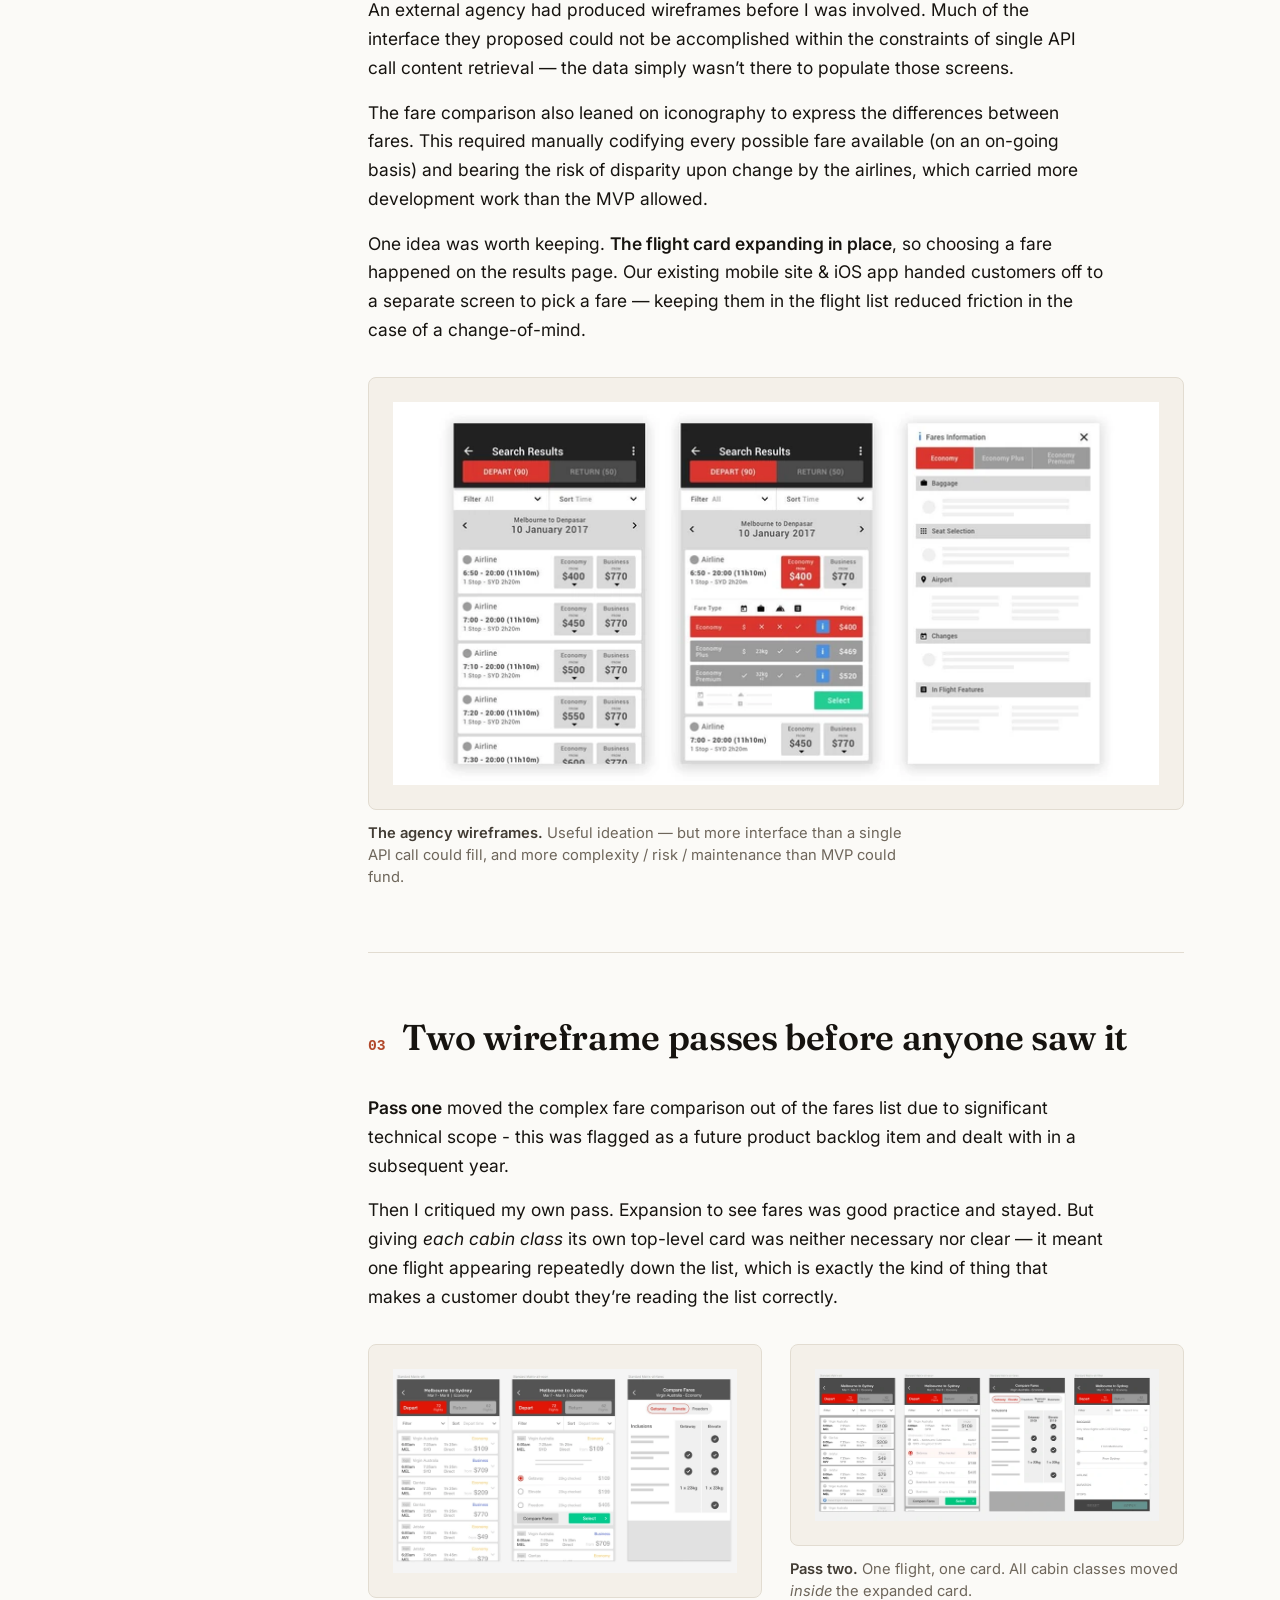
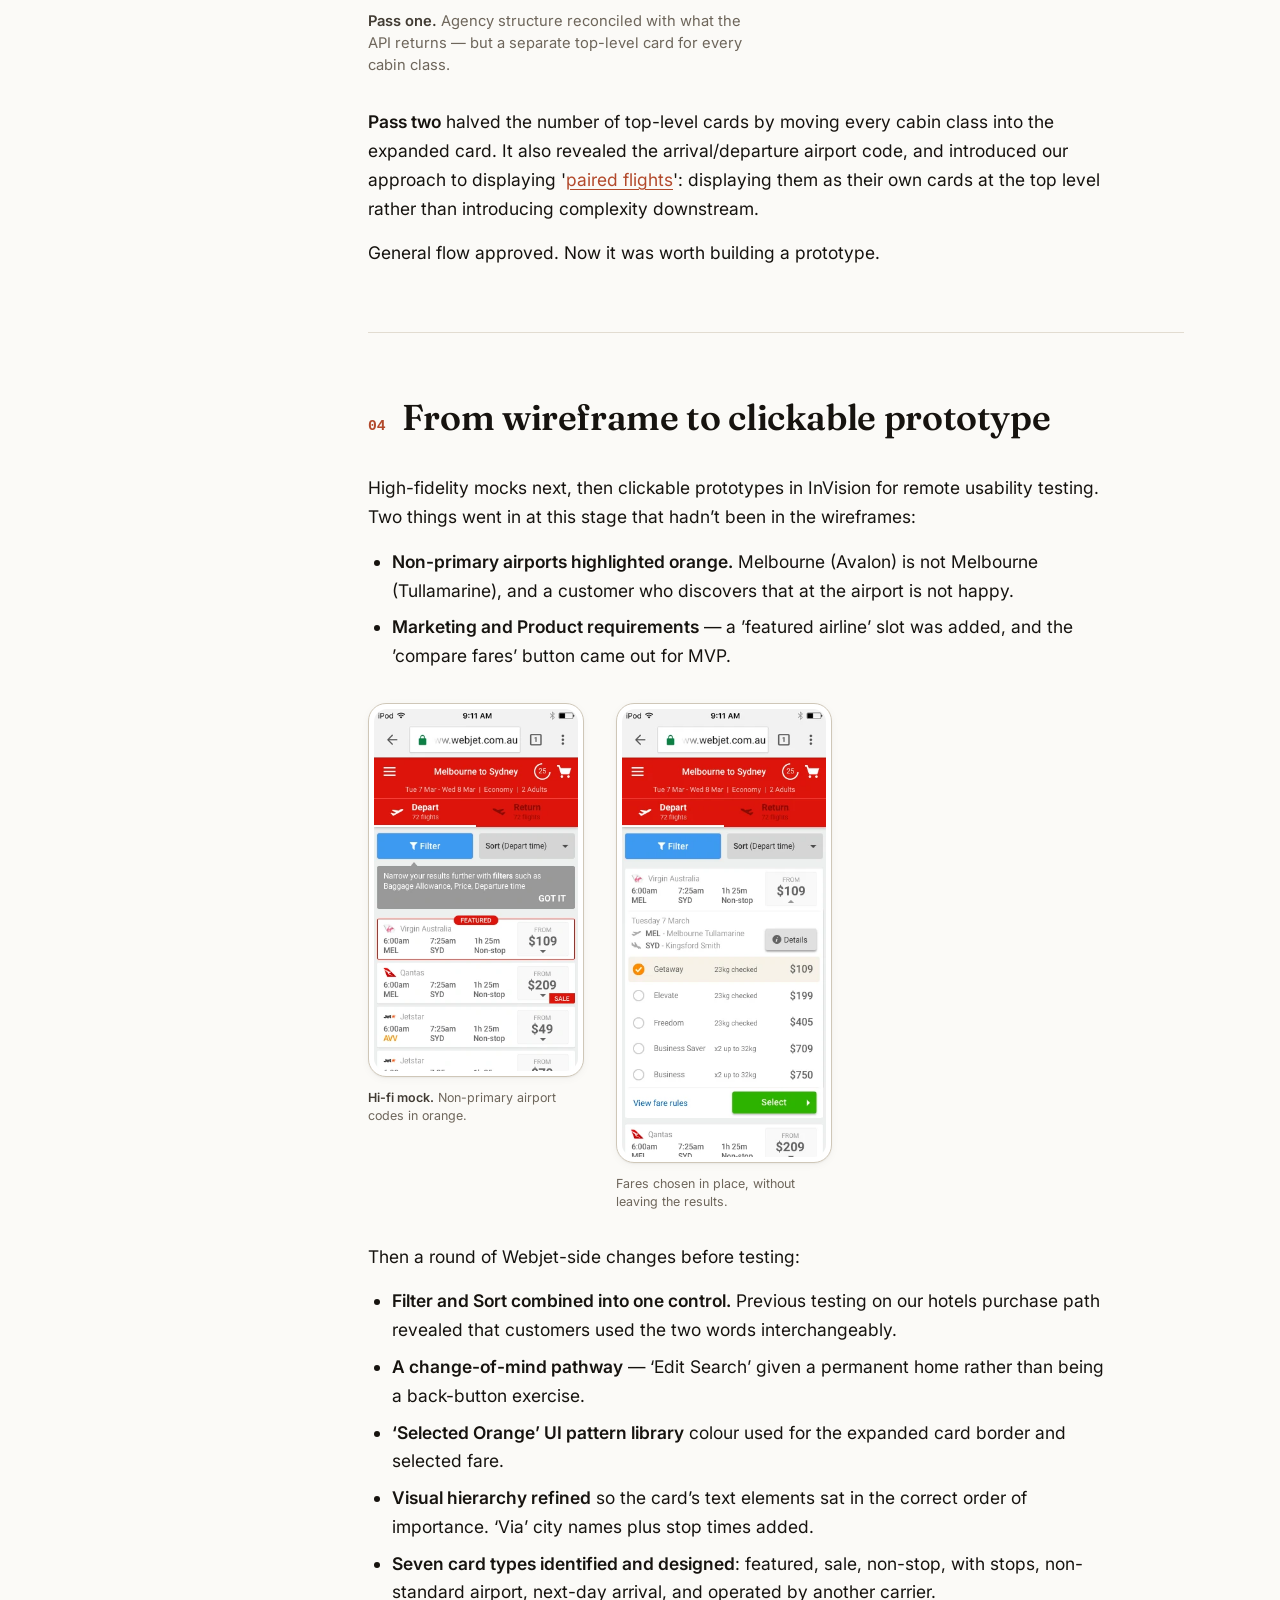
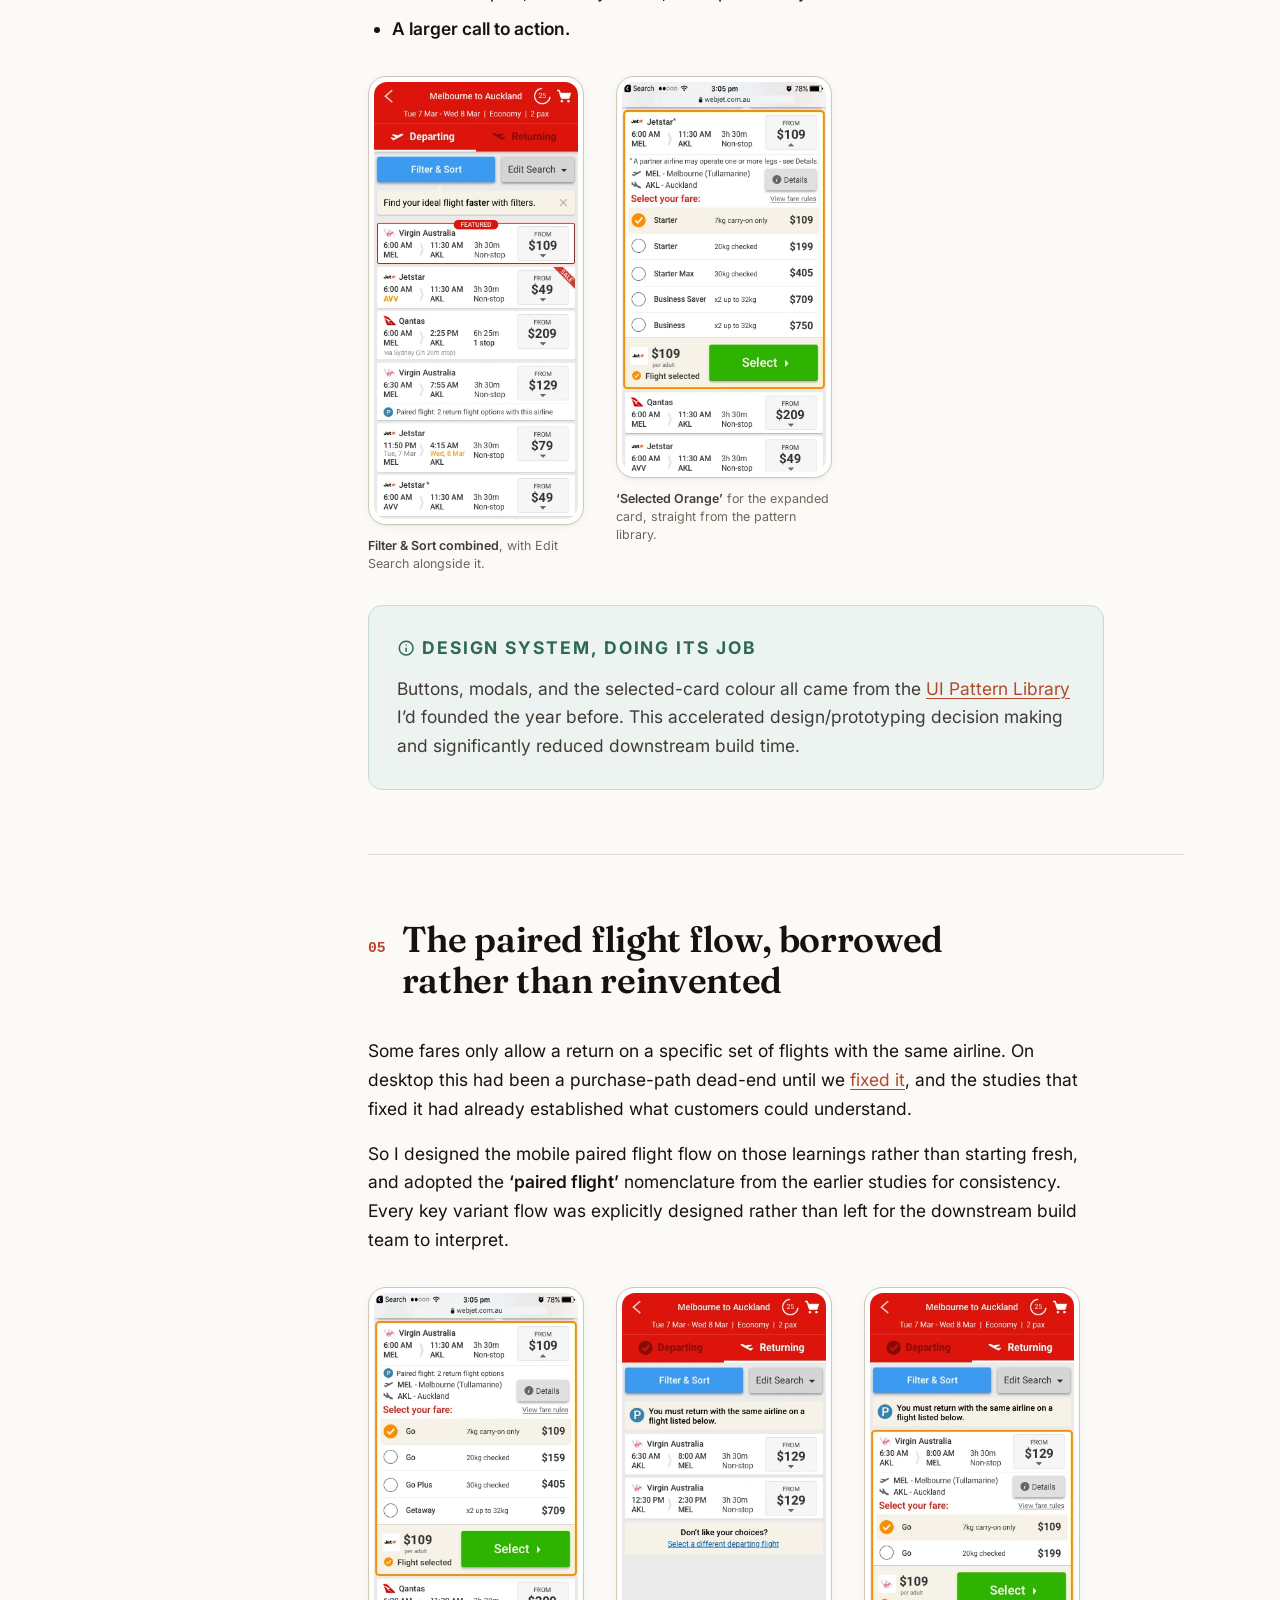
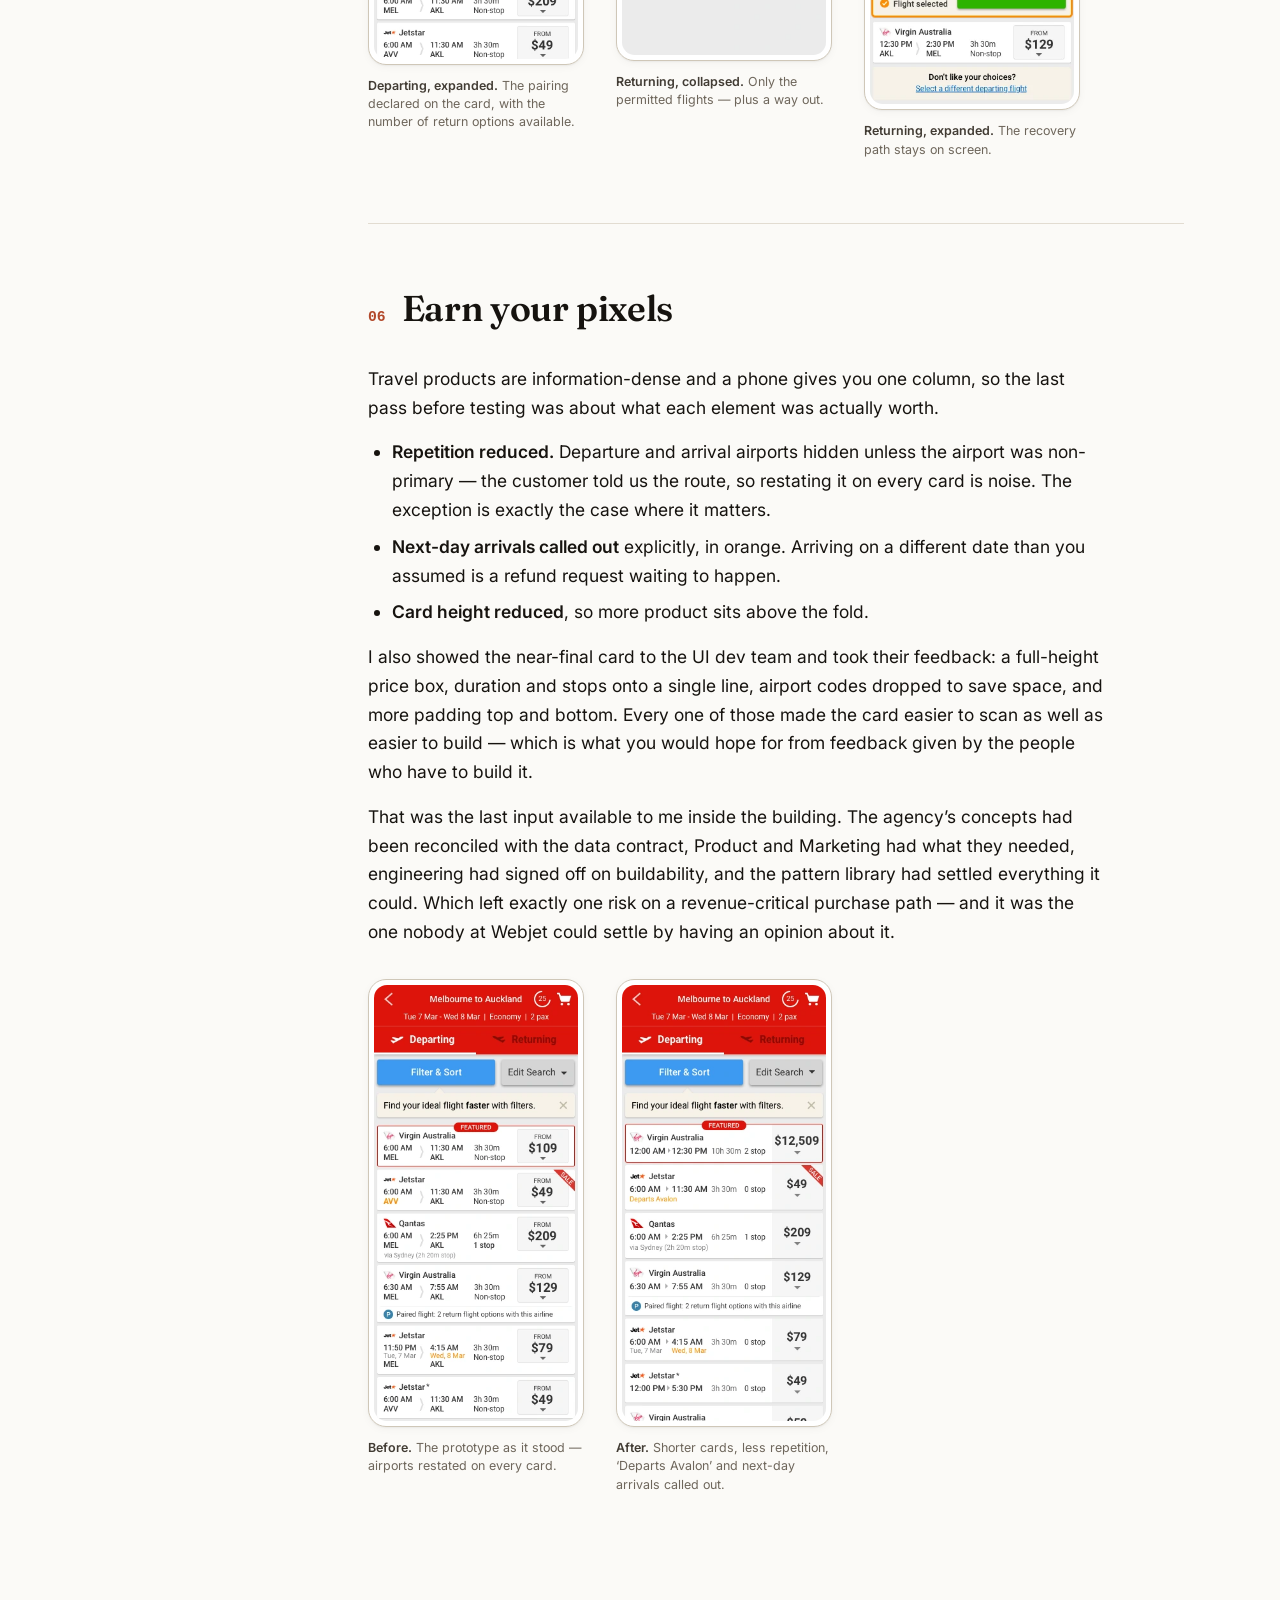
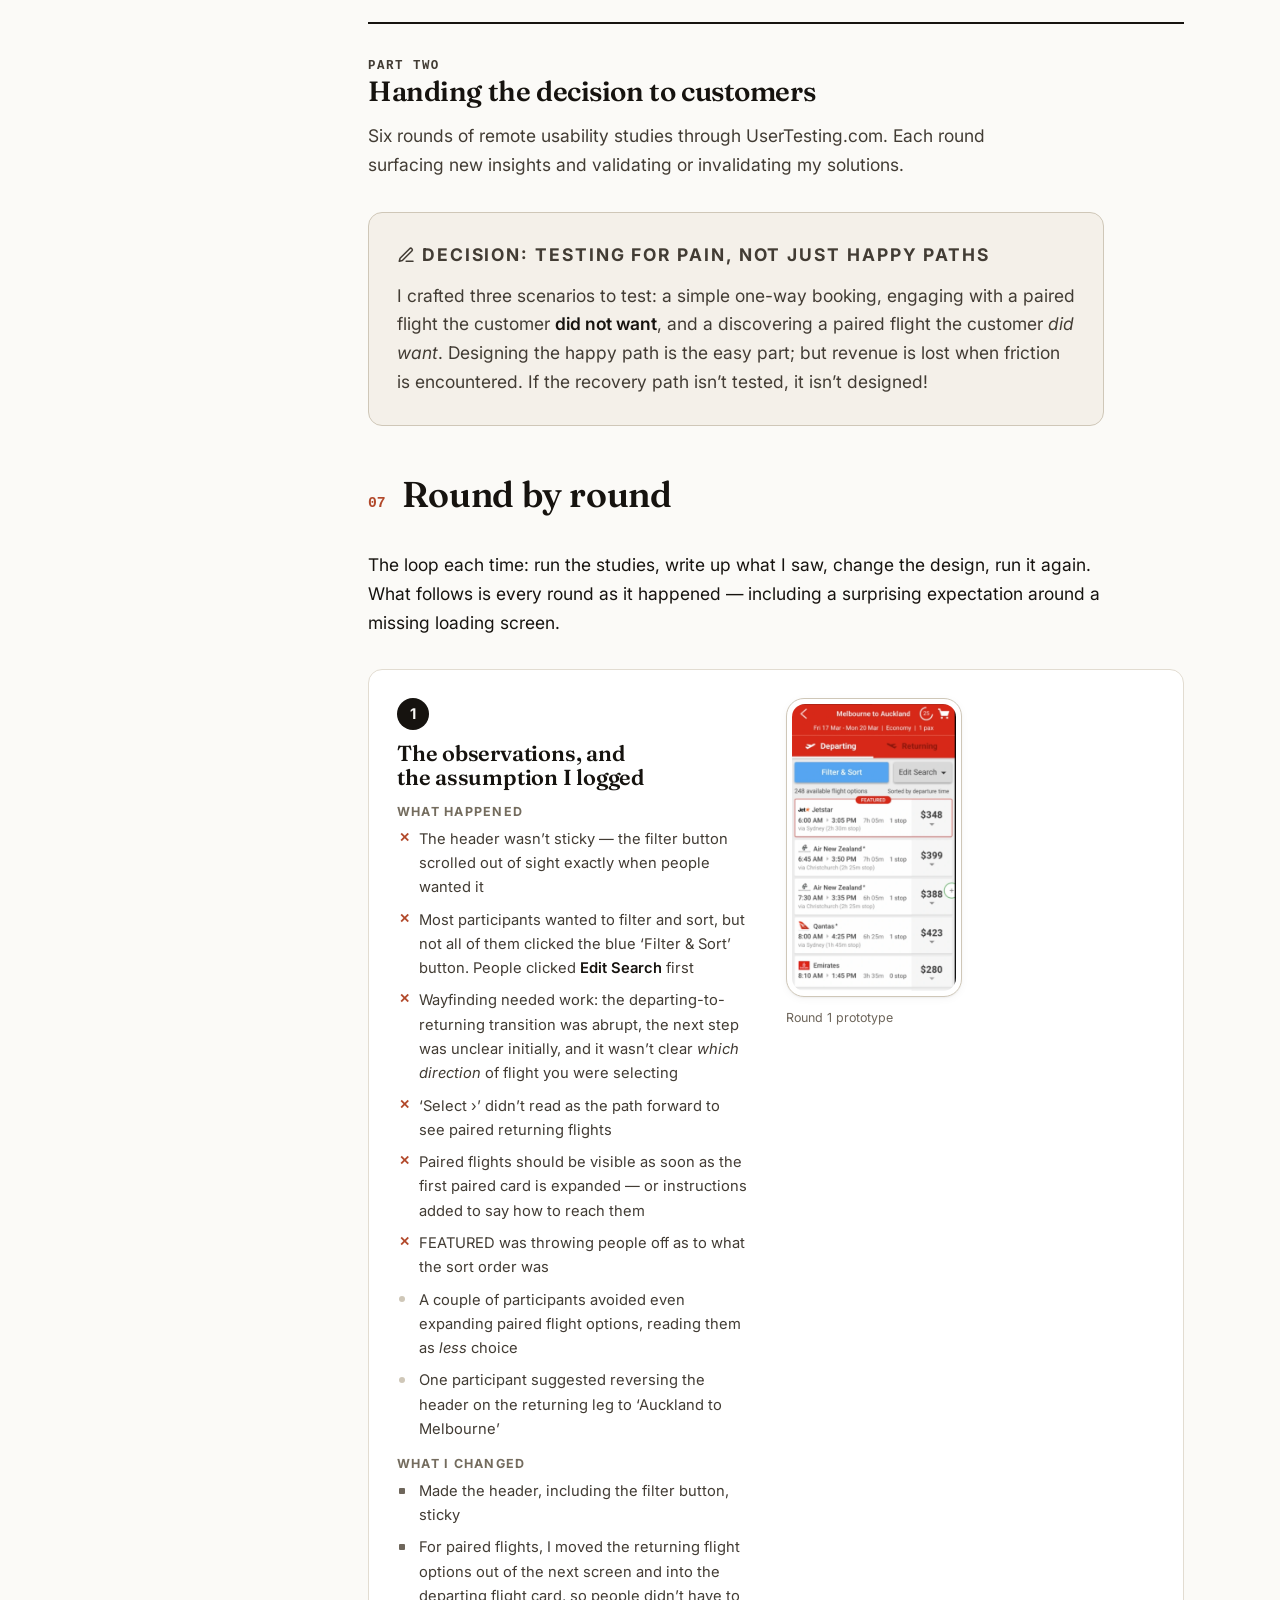
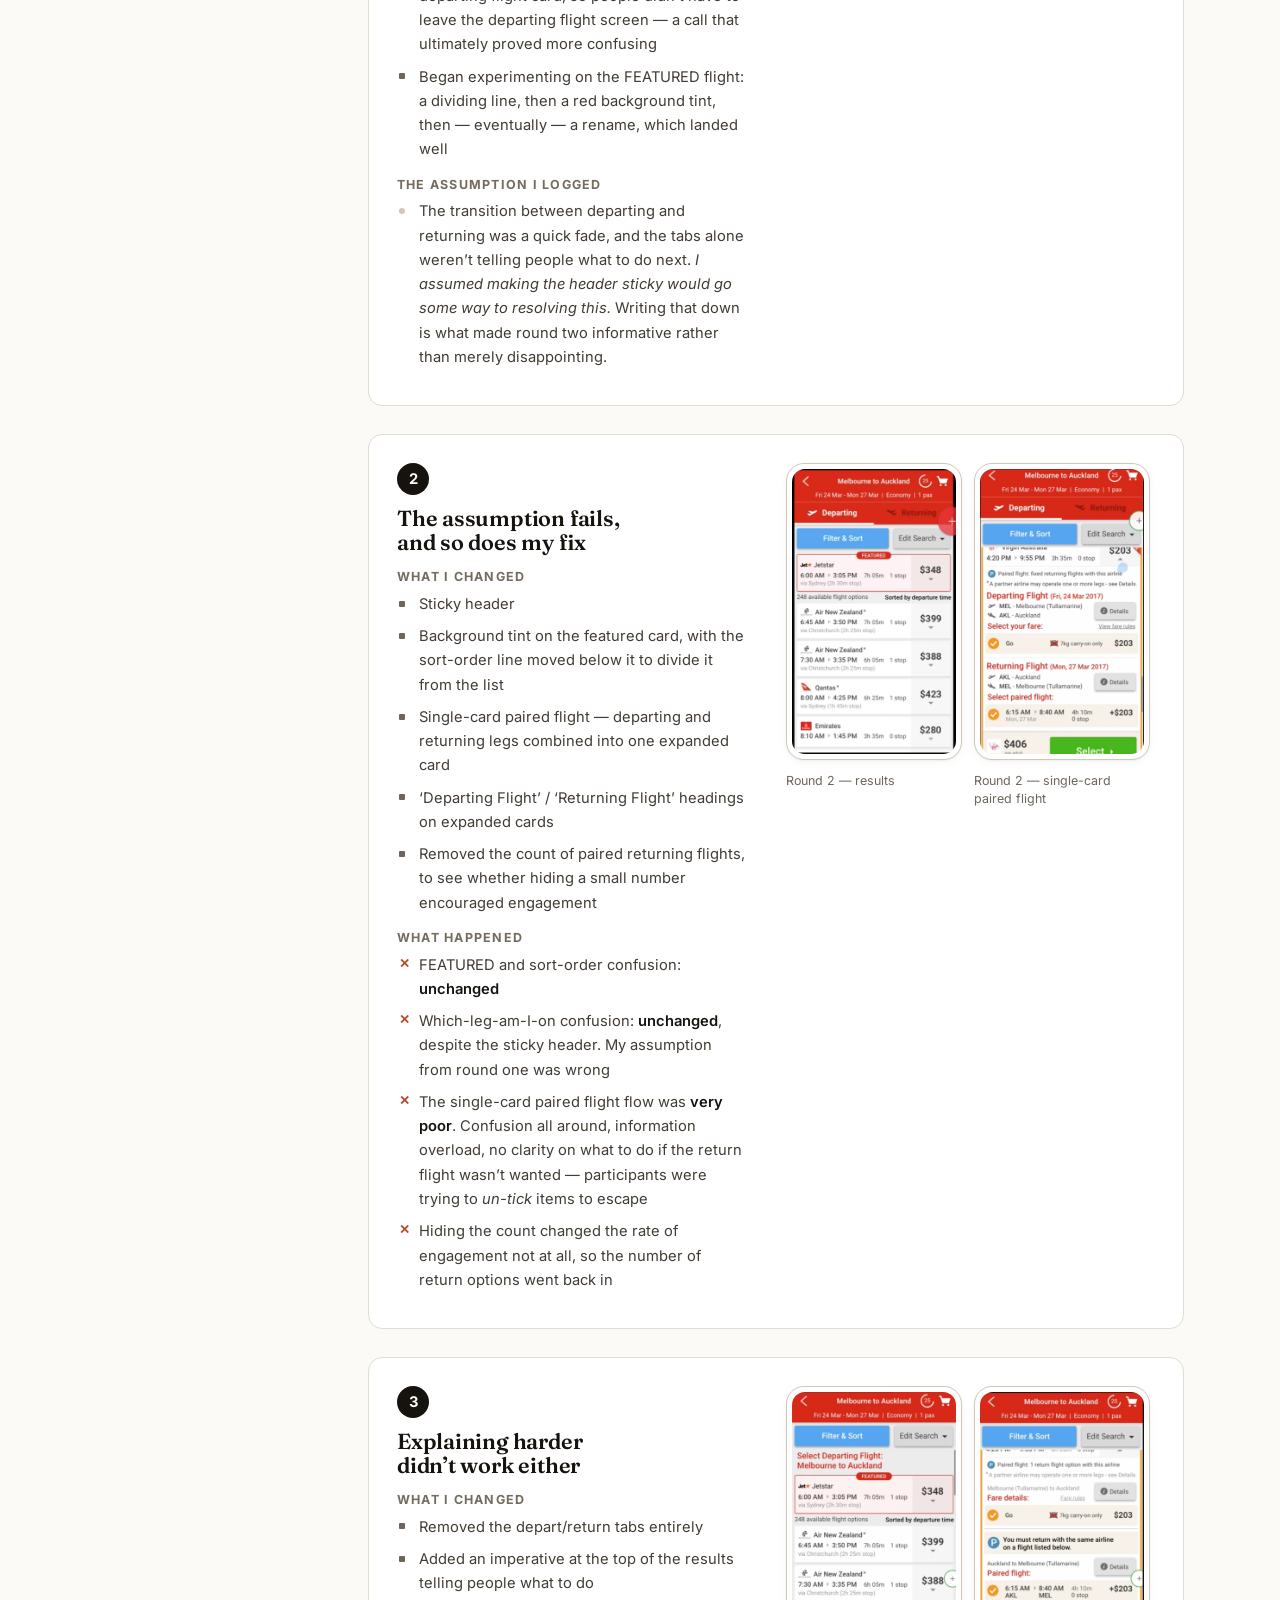
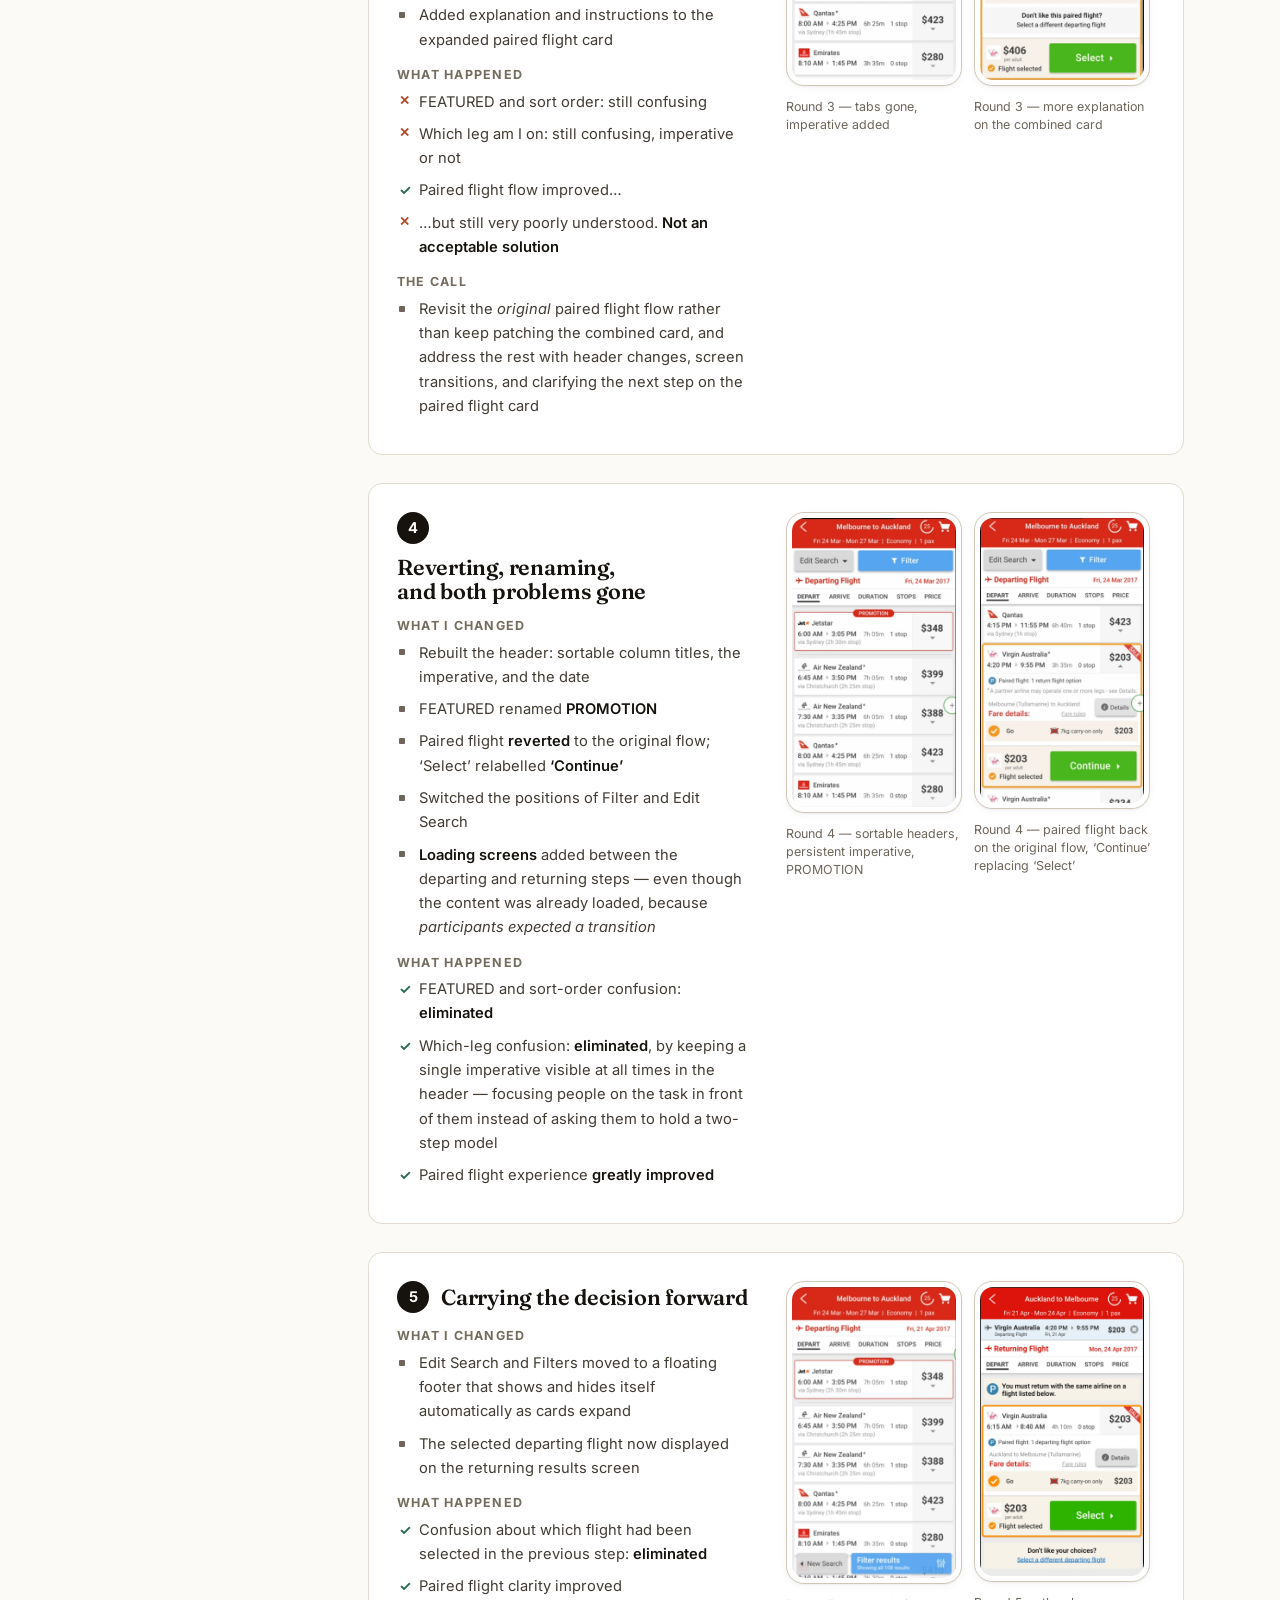
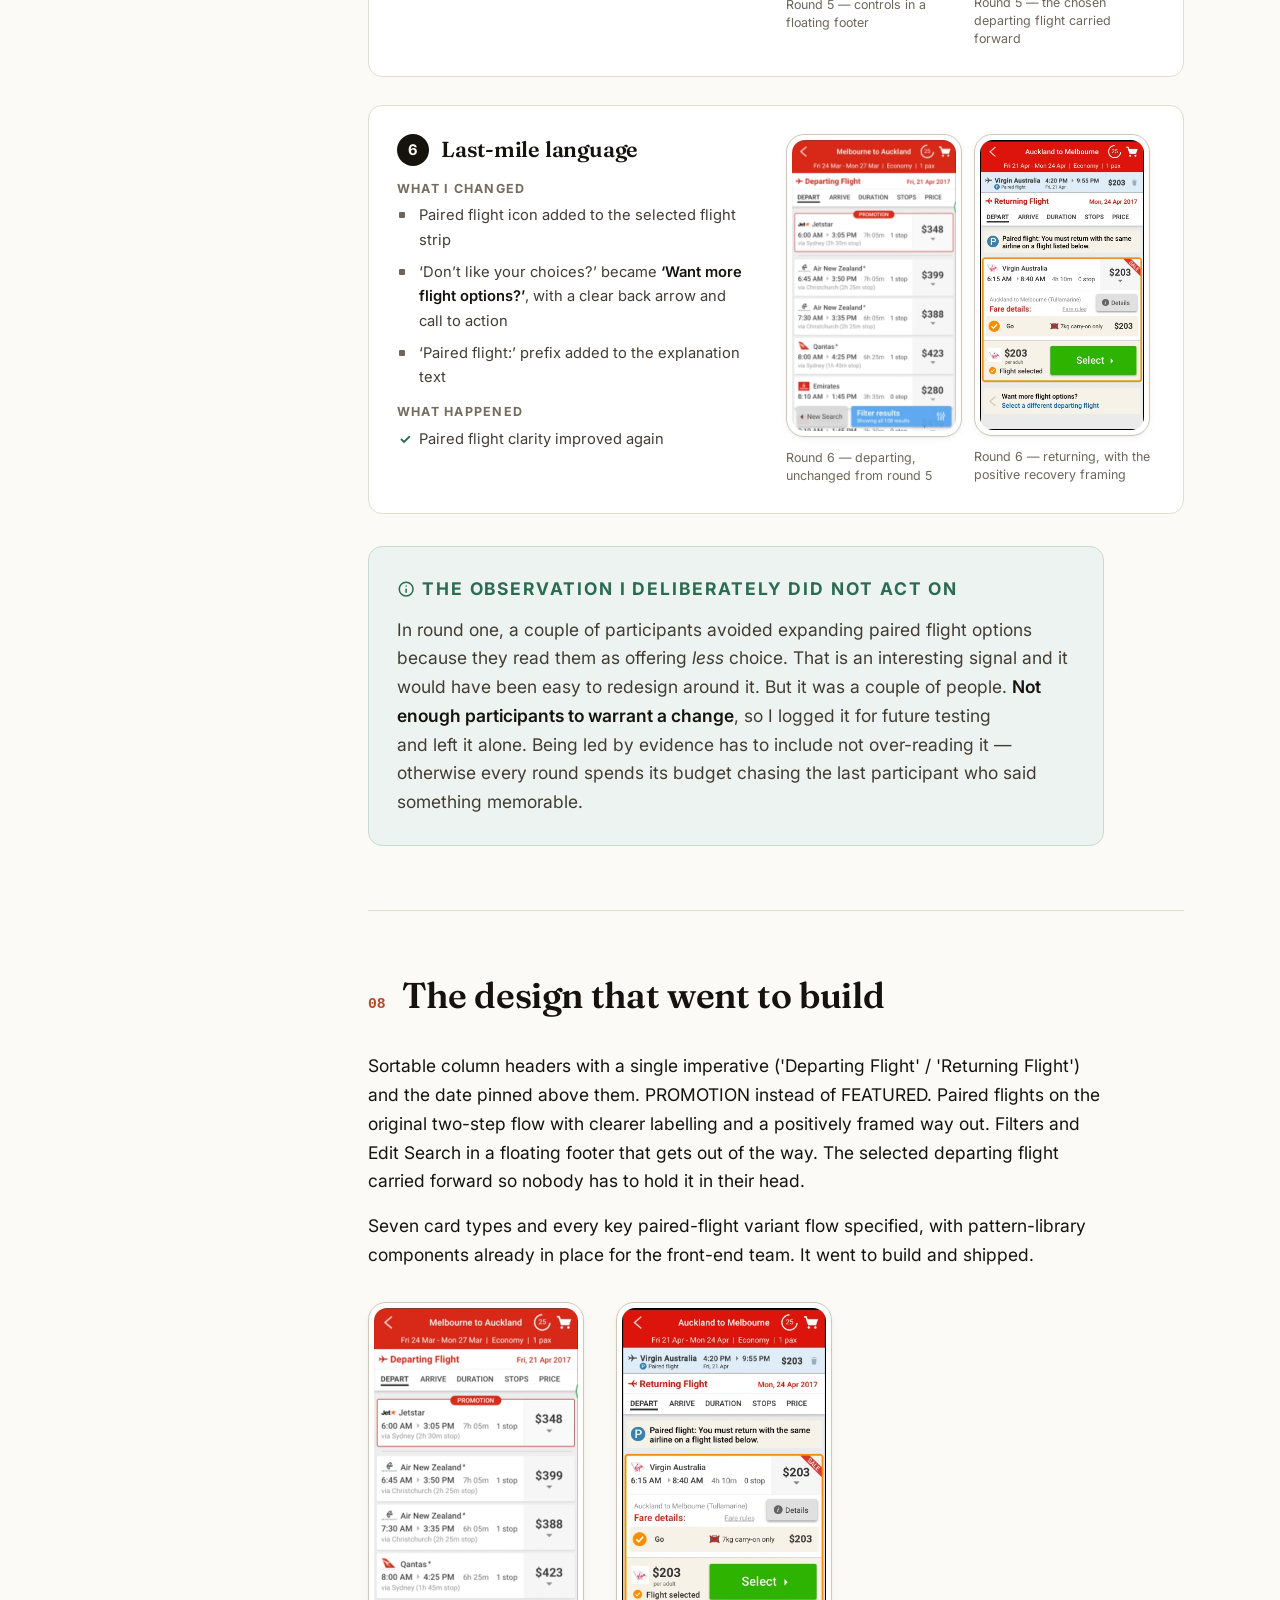
<file: work/mobile-flight-purchase-path.html>
<!DOCTYPE html>
<html lang="en" class="no-js">
<head>
<meta charset="UTF-8">
<meta name="viewport" content="width=device-width, initial-scale=1">
<title>De-risking a mobile flight purchase path — Shannon Murdoch</title>
<meta name="description" content="Case study: rebuilding Webjet's domestic flights mobile website from agency wireframes the flight API couldn't serve. Six rounds of remote usability studies decided what went to build — including reverting a fix customers rejected twice.">
<link rel="canonical" href="https://shannonmurdoch.com/work/mobile-flight-purchase-path.html">
<meta name="theme-color" content="#FBFAF7">
<link rel="apple-touch-icon" sizes="180x180" href="/images/favicon/apple-touch-icon.png">
<link rel="icon" type="image/png" sizes="32x32" href="/images/favicon/favicon-32x32.png">
<link rel="icon" type="image/png" sizes="16x16" href="/images/favicon/favicon-16x16.png">
<link rel="icon" href="/favicon.ico" sizes="any">
<link rel="manifest" href="/site.webmanifest">
<meta property="og:type" content="article">
<meta property="og:site_name" content="Shannon Murdoch">
<meta property="og:url" content="https://shannonmurdoch.com/work/mobile-flight-purchase-path.html">
<meta property="og:title" content="De-risking a mobile flight purchase path — Webjet">
<meta property="og:description" content="Six rounds of remote usability studies on a revenue-critical mobile purchase path. Two long-running confusion points eliminated, and one of my own fixes reverted.">
<meta property="og:image" content="https://shannonmurdoch.com/images/og-shannon-murdoch.jpg">
<meta name="twitter:card" content="summary_large_image">
<meta name="twitter:image" content="https://shannonmurdoch.com/images/og-shannon-murdoch.jpg">
<link rel="preconnect" href="https://fonts.googleapis.com">
<link rel="preconnect" href="https://fonts.gstatic.com" crossorigin>
<link href="https://fonts.googleapis.com/css2?family=Fraunces:ital,opsz,wght@0,9..144,400..700;1,9..144,400..600&amp;family=Inter:wght@400;500;600;700&amp;display=swap" rel="stylesheet">
<link rel="stylesheet" href="../style.css?v=7">
<style>
/* Page-scoped: at-a-glance summary panel, and the two-part structure.
   Uses only existing design tokens so it stays in step with style.css. */
.cs-summary{margin-top:clamp(2rem,4vw,3rem);padding:clamp(1.5rem,3vw,2.25rem);background:var(--white);border:1px solid var(--rule);border-radius:var(--r-lg)}
.cs-summary__label{font-size:var(--step--2);font-weight:700;letter-spacing:.11em;text-transform:uppercase;color:var(--ink-4);margin:0 0 var(--sp-4);font-family:var(--font-sans)}
.cs-summary__lede{font-size:var(--step-1);line-height:1.5;color:var(--ink);margin:0;max-width:56ch}
.cs-summary__grid{display:grid;gap:clamp(1.25rem,3vw,2.5rem);margin-top:clamp(1.5rem,3vw,2rem)}
@media(min-width:44rem){.cs-summary__grid{grid-template-columns:minmax(0,1.05fr) minmax(0,1fr)}}
.cs-summary__col h3{font-family:var(--font-sans);font-size:var(--step--2);font-weight:700;letter-spacing:.1em;text-transform:uppercase;color:var(--ink-4);margin:0 0 var(--sp-3)}
.cs-summary__col p{font-size:var(--step--1);color:var(--ink-2);margin:0 0 var(--sp-3);max-width:none}
.cs-summary__col p:last-child{margin-bottom:0}
.cs-summary ol{margin:0;padding-left:1.25rem;max-width:none}
.cs-summary ol li{font-size:var(--step--1);color:var(--ink-2);margin-bottom:var(--sp-3);padding-left:.2rem}
.cs-summary ol li:last-child{margin-bottom:0}
.cs-summary ol li strong{color:var(--ink)}
.cs-summary__read{margin-top:clamp(1.25rem,3vw,1.75rem);padding-top:var(--sp-4);border-top:1px solid var(--rule);font-size:var(--step--1);color:var(--ink-2);max-width:none}
.cs-part{margin-top:clamp(2.5rem,5vw,4rem);padding-top:clamp(1.5rem,3vw,2rem);border-top:2px solid var(--ink)}
.cs-part__eyebrow{font-family:var(--font-mono);font-size:var(--step--2);font-weight:600;letter-spacing:.12em;text-transform:uppercase;color:var(--accent);margin:0 0 var(--sp-2)}
.cs-part__title{font-size:var(--step-2);margin:0 0 var(--sp-4)}
.cs-part p{color:var(--ink-2);max-width:62ch;margin:0}
.cs-part-group:first-of-type .cs-part{margin-top:clamp(1.5rem,3vw,2.25rem)}
.cs-part+.cs-chapter{border-top:0}
.cs-chapter__head h3{font-size:var(--step-3);margin:0;font-family:var(--font-display);font-weight:600;letter-spacing:-.01em;line-height:1.15}
.toc__part{font-size:var(--step--2);font-weight:700;letter-spacing:.1em;text-transform:uppercase;color:var(--ink-4);margin:var(--sp-4) 0 var(--sp-2);padding-left:.85rem}
.toc ul>li:first-child .toc__part{margin-top:0}
</style>
<script>document.documentElement.classList.remove('no-js');</script>
</head>
<body>
<a class="skip-link" href="#main">Skip to content</a>
<div class="progress" aria-hidden="true"><div class="progress__bar"></div></div>

<header class="site-header">
  <div class="wrap site-header__inner">
    <a class="brand" href="../index.html">Shannon Murdoch<span class="brand__dot">.</span></a>
    <button class="nav__toggle" type="button" aria-expanded="false" aria-controls="site-nav">
      <span class="visually-hidden">Menu</span>
      <svg class="icon-open" viewBox="0 0 24 24" fill="none" stroke="currentColor" stroke-width="1.75" stroke-linecap="round" aria-hidden="true"><path d="M3 6h18M3 12h18M3 18h18"/></svg>
      <svg class="icon-close" viewBox="0 0 24 24" fill="none" stroke="currentColor" stroke-width="1.75" stroke-linecap="round" aria-hidden="true"><path d="M18 6 6 18M6 6l12 12"/></svg>
    </button>
    <nav class="nav" id="site-nav" aria-label="Primary">
      <ul class="nav__list">
        <li><a class="nav__link" href="../work.html" aria-current="page">Work</a></li>
        <li><a class="nav__link" href="../about.html">About</a></li>
        <li><a class="nav__link" href="../contact.html">Contact</a></li>
      </ul>
      <a class="btn btn--primary" href="../contact.html">Let's talk</a>
    </nav>
  </div>
</header>

<main id="main">
  <article>

  <!-- ================= HERO ================= -->
  <header class="cs-hero">
    <div class="wrap">
      <ol class="breadcrumb">
        <li><a href="../index.html">Home</a></li>
        <li><a href="../work.html">Work</a></li>
        <li>Mobile flight purchase path</li>
      </ol>
      <p class="eyebrow">Case study 02 &middot; Webjet (ASX:WEB)</p>
      <h1>De-risking design through customer involvement</h1>
      <p class="cs-hero__lede">
        Webjet&rsquo;s mobile flight purchase path needed a rebuild, and opinions were abundant. I led the risk-averse product team through internal and external rounds of research &amp; refinement, and the evidence decided what shipped.
      </p>
    </div>
  </header>

  <!-- ================= STATS ================= -->
  <div class="wrap">
    <dl class="cs-statbar">
      <div class="cs-stat">
        <dt>Roles I covered</dt>
        <dd><strong>UX researcher</strong>, interaction designer, UI designer, prototyper, design-system implementer</dd>
      </div>
      <div class="cs-stat">
        <dt>Team</dt>
        <dd>Me as UX lead, with an external agency (initial wireframes), the UI dev team, and Product &amp;
        Marketing stakeholders</dd>
      </div>
      <div class="cs-stat">
        <dt>Duration</dt>
        <dd>6-7 months, alongside other projects.</dd>
      </div>
      <div class="cs-stat">
        <dt>Tools</dt>
        <dd>
          <div class="cs-stat__tags">
            <span class="chip">Sketch</span><span class="chip">InVision</span>
            <span class="chip">UserTesting.com</span><span class="chip">UI Pattern Library</span>
          </div>
        </dd>
      </div>
      <div class="cs-stat">
        <dt>Outcome</dt>
        <dd>A fully specified, de-risked, 
        evidence-backed design that went to build</dd>
      </div>
    </dl>
  </div>

  <!-- ================= AT A GLANCE ================= -->
  <div class="wrap">
    <div class="cs-summary">
      <h2 class="cs-summary__label">The short version</h2>
      <p class="cs-summary__lede">A case study of the process behind de-risking a critical purchase path design overhaul.</p>

      <div class="cs-summary__grid">
        <div class="cs-summary__col">
          <h3>Four sets of input, resolved in this order</h3>
          <ol>
            <li><strong>The agency</strong>, engaged before I joined.</li>
            <li><strong>Product &amp; Marketing</strong>, with existing commercial arrangements.</li>
            <li><strong>The UI dev team</strong>, with buildability feedback.</li>
            <li><strong>Customers</strong> &ndash; six rounds of remote usability studies.</li>
          </ol>
        </div>
        <div class="cs-summary__col">
          <h3>Why this approach was necessary</h3>
          <p>Webjet was risk-averse. Changes to any purchase path were highly scrutinised by internal stakeholders due to the potential impact on revenue. The in-house UX practice was still new there. So alongside the design
          work I was making an argument: that testing <em>before</em> building it is how you
          de-risk a project, and that customer research evidence trumps internal stakeholder's gut-feel opinions.</p>
          
        </div>
      </div>

      <p class="cs-summary__read"><strong>How this is laid out:</strong><br /><strong>Part one</strong> is the internal
      work &ndash; inheriting and adapting, with stakeholders reconciled prior to moving forward. <br /><strong>Part two</strong> is the six rounds of usability testing that decided what shipped &ndash; including adding a fake loading screen 👀 when the flight data was already loaded.
    </p>
    </div>
  </div>

  <!-- ================= BODY ================= -->
  <div class="wrap section section--tight">
    <div class="cs-layout">

      <aside class="toc" aria-label="On this page">
        <p class="toc__label">On this page</p>
        <ul>
          <li><p class="toc__part">Part one &middot; Internal</p></li>
          <li><a href="#inherited">What I inherited</a></li>
          <li><a href="#wireframes">The agency wireframes</a></li>
          <li><a href="#passes">Two passes before testing</a></li>
          <li><a href="#prototype">Wireframe to prototype</a></li>
          <li><a href="#paired">The paired flight flow</a></li>
          <li><a href="#density">Earn your pixels</a></li>
          <li><p class="toc__part">Part two &middot; Customers</p></li>
          <li><a href="#rounds">Six rounds of testing</a></li>
          <li><a href="#final">The design that shipped</a></li>
          <li><p class="toc__part">Close</p></li>
          <li><a href="#learned">What I learned</a></li>
        </ul>
      </aside>

      <div>


        <section class="cs-part-group" aria-labelledby="part-one">
        <div class="cs-part">
          <p class="cs-part__eyebrow">Part one</p>
          <h2 class="cs-part__title" id="part-one">Shaping it internally</h2>
          <p>Everything in this half happened before a single customer saw anything. Inheriting an agency&rsquo;s
          work, reconciling it with what the API could actually return, consulting Product, Marketing and
          engineering, and defining every flow variant &ndash; so that when testing began we&rsquo;d be extracting insights only customers could answer.</p>
        </div>

        <!-- 01 -->
        <section class="cs-chapter" id="inherited">
          <div class="cs-chapter__head">
            <span class="cs-chapter__num">01</span>
            <h3>What I inherited: two products that had drifted apart</h3>
          </div>
          <div class="cs-body">
            <p>Webjet reached smartphone customers through a mobile web site and an iOS app that had been built
            at different times by different teams (one internal, one external).</p>
            <p><strong>Mobile web</strong> presented results as a dense sortable table then sent you off to a separate screen to choose a fare type.</p>
          </div>

          <div class="phones">
            <figure class="phone">
              <div class="phone__screen">
                <img src="../images/work/mobile-flight-purchase-path/01-legacy-mobile-web.webp" width="750" height="1334" alt="Legacy Webjet mobile web flight results: a dense sortable table of departure times, stops and prices, with a price-hold countdown in the header." loading="lazy" decoding="async">
              </div>
              <figcaption>Results as a sortable table.</figcaption>
            </figure>
            <figure class="phone">
              <div class="phone__screen">
                <img src="../images/work/mobile-flight-purchase-path/18-legacy-fare-type-picker.webp" width="750" height="1334" alt="Legacy mobile web fare type selection on its own screen, listing Starter, Starter Plus and Starter Max options." loading="lazy" decoding="async">
              </div>
              <figcaption>Fare choice on a screen of its own.</figcaption>
            </figure>
          </div>

          <div class="cs-body mt-6">
            <p>The <strong>iOS app</strong> used a different visual language entirely (displaying a timeline concept and banner), and retained the selected flight's details within the fare selection screen.</p>
          </div>

          <div class="phones">
            <figure class="phone">
              <div class="phone__screen">
                <img src="../images/work/mobile-flight-purchase-path/02-legacy-ios-app.webp" width="750" height="1334" alt="Legacy Webjet iOS app flight results with a hero destination photograph and timeline-style flight cards." loading="lazy" decoding="async">
              </div>
              <figcaption>Hero imagery and timeline-style cards.</figcaption>
            </figure>
            <figure class="phone">
              <div class="phone__screen">
                <img src="../images/work/mobile-flight-purchase-path/22-legacy-ios-fare-select.webp" width="750" height="1334" alt="Legacy iOS app fare selection inside the flight detail screen, listing Light Fare and Express Fare options with baggage allowances." loading="lazy" decoding="async">
              </div>
              <figcaption>Fare selection below flight details.</figcaption>
            </figure>
          </div>

          
        </section>

        <!-- 02 -->
        <section class="cs-chapter" id="wireframes">
          <div class="cs-chapter__head">
            <span class="cs-chapter__num">02</span>
            <h3>The agency wireframes, and the constraint they missed</h3>
          </div>
          <div class="cs-body">
            <p>An external agency had produced wireframes before I was involved. Much of the interface they proposed
            could not be accomplished within the constraints of single API call content
            retrieval &mdash; the data simply wasn&rsquo;t there to populate those screens.</p>
            <p>The fare comparison also leaned on iconography to express the differences between fares. This required manually codifying every possible fare available (on an on-going basis) and bearing the risk of disparity upon change by the airlines, which carried more development work than the MVP allowed.</p>
            <p>One idea was worth keeping. <strong>The flight card expanding in place</strong>, so choosing a
            fare happened on the results page. Our existing mobile site &amp; iOS app handed customers off to a separate screen to
            pick a fare &mdash; keeping them in the flight list reduced friction in the case of a change-of-mind.</p>
          </div>

          <figure class="figure figure--wash">
            <img src="../images/work/mobile-flight-purchase-path/03-agency-wireframes.webp" width="760" height="380" alt="External agency wireframes for mobile flight search: a results list with Economy and Business price columns, and an expanded fare comparison table using icons to indicate fare differences." loading="lazy" decoding="async">
            <figcaption><strong>The agency wireframes.</strong> Useful ideation &mdash; but more interface than a
            single API call could fill, and more complexity / risk / maintenance than MVP could fund.</figcaption>
          </figure>

         
        </section>

        <!-- 03 -->
        <section class="cs-chapter" id="passes">
          <div class="cs-chapter__head">
            <span class="cs-chapter__num">03</span>
            <h3>Two wireframe passes before anyone saw it</h3>
          </div>
          <div class="cs-body">
            <p><strong>Pass one</strong> moved the complex fare comparison out of the fares list due to significant technical scope - this was flagged as a future product backlog item and dealt with in a subsequent year.</p>
            <p>Then I critiqued my own pass. Expansion to see fares was good practice and stayed. But giving
            <em>each cabin class</em> its own top-level card was neither necessary nor clear &mdash; it meant one
            flight appearing repeatedly down the list, which is exactly the kind of thing that makes a customer
            doubt they&rsquo;re reading the list correctly.</p>
          </div>

          <div class="figure-row">
            <figure class="figure figure--wash">
              <img src="../images/work/mobile-flight-purchase-path/04-wireframe-adaptation.webp" width="760" height="452" alt="Adapted wireframes with depart and return tabs, a filter and sort strip, a separate top-level card for each cabin class, and an expanded card revealing fare options." loading="lazy" decoding="async">
              <figcaption><strong>Pass one.</strong> Agency structure reconciled with what the API returns &mdash;
              but a separate top-level card for every cabin class.</figcaption>
            </figure>
            <figure class="figure figure--wash">
              <img src="../images/work/mobile-flight-purchase-path/05-wireframe-polish.webp" width="760" height="337" alt="Polished wireframes with one card per flight, all cabin classes moved inside the expanded card, non-standard airports called out by airport code, and a paired flight strip below a card." loading="lazy" decoding="async">
              <figcaption><strong>Pass two.</strong> One flight, one card. All cabin classes moved
              <em>inside</em> the expanded card.</figcaption>
            </figure>
          </div>

          <div class="cs-body mt-6">
            <p><strong>Pass two</strong> halved the number of top-level cards by moving every cabin class into the expanded card. It also
            revealed the arrival/departure airport code, and introduced our approach to displaying '<a href="paired-flight-modal.html" target="_blank">paired flights</a>': displaying them as their own cards at the top level rather than introducing complexity downstream.</p>
            <p>General flow approved. Now it was worth building a prototype.</p>
          </div>
        </section>

        <!-- 04 -->
        <section class="cs-chapter" id="prototype">
          <div class="cs-chapter__head">
            <span class="cs-chapter__num">04</span>
            <h3>From wireframe to clickable prototype</h3>
          </div>
          <div class="cs-body">
            <p>High-fidelity mocks next, then clickable prototypes in InVision for remote usability testing. Two
            things went in at this stage that hadn&rsquo;t been in the wireframes:</p>
            <ul>
              <li><strong>Non-primary airports highlighted orange.</strong> Melbourne (Avalon) is not Melbourne (Tullamarine), and a
              customer who discovers that at the airport is not happy.</li>
              <li><strong>Marketing and Product requirements</strong> &mdash; a &rsquo;featured airline&rsquo; slot was added, and the &rsquo;compare fares&rsquo; button came out for MVP.</li>
            </ul>
          </div>

          <div class="phones">
            <figure class="phone">
              <div class="phone__screen">
                <img src="../images/work/mobile-flight-purchase-path/06-ui-mock-prototype.webp" width="320" height="568" alt="High-fidelity mobile flight results mock in a browser frame, with a FEATURED card, a blue Filter button, a Sort dropdown and a dismissible tip about narrowing results." loading="lazy" decoding="async">
              </div>
              <figcaption><strong>Hi-fi mock.</strong> Non-primary airport codes in orange.</figcaption>
            </figure>
            <figure class="phone">
              <div class="phone__screen">
                <img src="../images/work/mobile-flight-purchase-path/23-hifi-mock-expanded.webp" width="320" height="702" alt="Expanded flight card in the hi-fi mock showing airport details, five selectable fares from Getaway to Business, a View fare rules link and a green Select button." loading="lazy" decoding="async">
              </div>
              <figcaption>Fares chosen in place, without leaving the results.</figcaption>
            </figure>
          </div>

          <div class="cs-body mt-6">
            <p>Then a round of Webjet-side changes before testing:</p>
            <ul>
              <li><strong>Filter and Sort combined into one control.</strong> Previous testing on our hotels purchase path revealed that customers used the two words
              interchangeably.</li>
              <li><strong>A change-of-mind pathway</strong> &mdash; &lsquo;Edit Search&rsquo;
              given a permanent home rather than being a back-button exercise.</li>
              <li><strong>&lsquo;Selected Orange&rsquo; UI pattern library</strong> colour used for the expanded card border and selected fare.</li>
              <li><strong>Visual hierarchy refined</strong> so the card&rsquo;s text elements sat in the correct
              order of importance. &lsquo;Via&rsquo; city names plus stop times added.</li>
              <li><strong>Seven card types identified and designed</strong>: featured, sale, non-stop, with stops,
              non-standard airport, next-day arrival, and operated by another carrier.</li>
              <li><strong>A larger call to action.</strong></li>
            </ul>
          </div>

          <div class="phones">
            <figure class="phone">
              <div class="phone__screen">
                <img src="../images/work/mobile-flight-purchase-path/07-filter-sort-grouped.webp" width="320" height="685" alt="Mobile results screen with Filter and Sort combined into a single blue control, an Edit Search control beside it, a FEATURED card, and a paired flight strip below one of the flights." loading="lazy" decoding="async">
              </div>
              <figcaption><strong>Filter &amp; Sort combined</strong>, with Edit Search alongside it.</figcaption>
            </figure>
            <figure class="phone">
              <div class="phone__screen">
                <img src="../images/work/mobile-flight-purchase-path/24-selected-orange-expanded.webp" width="320" height="612" alt="Expanded Jetstar flight card outlined in the pattern library's Selected Orange, showing partner airline footnote, airport details, five fares and a green Select button with the selected fare price." loading="lazy" decoding="async">
              </div>
              <figcaption><strong>&lsquo;Selected Orange&rsquo;</strong> for the expanded card, straight from the
              pattern library.</figcaption>
            </figure>
          </div>

          <div class="callout callout--insight">
            <p class="callout__label">
              <svg viewBox="0 0 24 24" fill="none" stroke="currentColor" stroke-width="2" stroke-linecap="round" stroke-linejoin="round" aria-hidden="true"><circle cx="12" cy="12" r="9"/><path d="M12 16v-4M12 8h.01"/></svg>
              Design system, doing its job
            </p>
            <p>Buttons, modals, and the selected-card colour all came from the
            <a href="ui-pattern-library.html">UI Pattern Library</a> I&rsquo;d founded the year before. This accelerated design/prototyping decision making and significantly reduced downstream build time.</p>
          </div>
        </section>

        <!-- 05 -->
        <section class="cs-chapter" id="paired">
          <div class="cs-chapter__head">
            <span class="cs-chapter__num">05</span>
            <h3>The paired flight flow, borrowed rather than reinvented</h3>
          </div>
          <div class="cs-body">
            <p>Some fares only allow a return on a specific set of flights with the same airline. On desktop this
            had been a purchase-path dead-end until we
            <a href="paired-flight-modal.html">fixed it</a>, and the studies that fixed it had already established
            what customers could understand.</p>
            <p>So I designed the mobile paired flight flow on those learnings rather than starting fresh, and
            adopted the <strong>&lsquo;paired flight&rsquo;</strong> nomenclature from the earlier studies for
            consistency. Every key variant flow was explicitly designed rather than left for the downstream build team to interpret.</p>
          </div>

          <div class="phones">
            <figure class="phone">
              <div class="phone__screen">
                <img src="../images/work/mobile-flight-purchase-path/08-paired-flight-expanded.webp" width="320" height="574" alt="Expanded paired flight card on the departing results, with a P badge reading Paired flight: 2 return flight options, airport details and four selectable fares." loading="lazy" decoding="async">
              </div>
              <figcaption><strong>Departing, expanded.</strong> The pairing declared on the card, with the number of
              return options available.</figcaption>
            </figure>
            <figure class="phone">
              <div class="phone__screen">
                <img src="../images/work/mobile-flight-purchase-path/17-recovery-different-departing.webp" width="320" height="568" alt="Returning flight results showing only two permitted paired options, a notice that you must return with the same airline, and a link reading Select a different departing flight." loading="lazy" decoding="async">
              </div>
              <figcaption><strong>Returning, collapsed.</strong> Only the permitted flights &mdash; plus a way
              out.</figcaption>
            </figure>
            <figure class="phone">
              <div class="phone__screen">
                <img src="../images/work/mobile-flight-purchase-path/25-paired-returning-expanded.webp" width="320" height="646" alt="Expanded returning paired flight card with fare options, the selected fare price, a green Select button, and a recovery link to select a different departing flight." loading="lazy" decoding="async">
              </div>
              <figcaption><strong>Returning, expanded.</strong> The recovery path stays on screen.</figcaption>
            </figure>
          </div>

          
        </section>

        <!-- 06 -->
        <section class="cs-chapter" id="density">
          <div class="cs-chapter__head">
            <span class="cs-chapter__num">06</span>
            <h3>Earn your pixels</h3>
          </div>
          <div class="cs-body">
            <p>Travel products are information-dense and a phone gives you one column, so the last pass before
            testing was about what each element was actually worth.</p>
            <ul>
              <li><strong>Repetition reduced.</strong> Departure and arrival airports hidden unless the airport was
              non-primary &mdash; the customer told us the route, so restating it on every card is noise. The
              exception is exactly the case where it matters.</li>
              <li><strong>Next-day arrivals called out</strong> explicitly, in orange. Arriving on a different date
              than you assumed is a refund request waiting to happen.</li>
              <li><strong>Card height reduced</strong>, so more product sits above the fold.</li>
            </ul>
            <p>I also showed the near-final card to the UI dev team and took their feedback: a full-height price
            box, duration and stops onto a single line, airport codes dropped to save space, and more padding top
            and bottom. Every one of those made the card easier to scan as well as easier to build &mdash; which is
            what you would hope for from feedback given by the people who have to build it.</p>
            <p>That was the last input available to me inside the building. The agency&rsquo;s concepts had been
            reconciled with the data contract, Product and Marketing had what they needed, engineering had signed
            off on buildability, and the pattern library had settled everything it could. Which left exactly one
            risk on a revenue-critical purchase path &mdash; and it was the one nobody at Webjet could settle by
            having an opinion about it.</p>
          </div>

          <div class="phones">
            <figure class="phone">
              <div class="phone__screen">
                <img src="../images/work/mobile-flight-purchase-path/07-filter-sort-grouped.webp" width="320" height="685" alt="Results cards before the density pass: airports repeated on every card, two lines per flight, and taller cards." loading="lazy" decoding="async">
              </div>
              <figcaption><strong>Before.</strong> The prototype as it stood &mdash; airports restated on every
              card.</figcaption>
            </figure>
            <figure class="phone">
              <div class="phone__screen">
                <img src="../images/work/mobile-flight-purchase-path/09-density-reduction.webp" width="320" height="685" alt="Results cards after the density pass: shorter cards, duration and stops on one line, Departs Avalon flagged in orange, and a next-day arrival shown as two dates in orange." loading="lazy" decoding="async">
              </div>
              <figcaption><strong>After.</strong> Shorter cards, less repetition, &lsquo;Departs Avalon&rsquo; and
              next-day arrivals called out.</figcaption>
            </figure>
          </div>
        </section>

        </section>

        <section class="cs-part-group" aria-labelledby="part-two">
          
        <div class="cs-part">
          <p class="cs-part__eyebrow">Part two</p>
          <h2 class="cs-part__title" id="part-two">Handing the decision to customers</h2>
          <p>Six rounds of remote usability studies through UserTesting.com. Each round surfacing new insights and validating or invalidating my solutions.</p>
        </div>

        <div class="callout callout--decision">
            <p class="callout__label">
              <svg viewBox="0 0 24 24" fill="none" stroke="currentColor" stroke-width="2" stroke-linecap="round" stroke-linejoin="round" aria-hidden="true"><path d="M12 20h9M16.5 3.5a2.12 2.12 0 0 1 3 3L7 19l-4 1 1-4Z"/></svg>
              Decision: Testing for pain, not just happy paths
            </p>
            <p>I crafted three scenarios to test: a simple one-way booking, engaging with a paired flight the customer <strong>did not want</strong>, and a
            discovering a paired flight the customer <em>did want</em>. Designing
            the happy path is the easy part; but revenue is lost when friction is encountered. If the recovery path isn&rsquo;t tested, it isn&rsquo;t designed!</p>
          </div>

        <!-- 07 -->
        <section class="cs-chapter" id="rounds">
          <div class="cs-chapter__head">
            <span class="cs-chapter__num">07</span>
            <h3>Round by round</h3>
          </div>
          <div class="cs-body">
            <p>The loop each time: run the studies, write up what I saw, change the design, run it again. What
            follows is every round as it happened &mdash; including a surprising expectation around a missing loading screen.</p>
          </div>

          <div class="rounds">

            <article class="round">
              <div>
                <div class="round__head">
                  <span class="round__n">1</span>
                  <h3 class="round__title">The observations, and the assumption I logged</h3>
                </div>
                <h4>What happened</h4>
                <ul>
                  <li class="miss">The header wasn&rsquo;t sticky &mdash; the filter button scrolled out of sight exactly when people wanted it</li>
                  <li class="miss">Most participants wanted to filter and sort, but not all of them clicked the blue &lsquo;Filter &amp; Sort&rsquo; button. People clicked <strong>Edit Search</strong> first</li>
                  <li class="miss">Wayfinding needed work: the departing-to-returning transition was abrupt, the next step was unclear initially, and it wasn&rsquo;t clear <em>which direction</em> of flight you were selecting</li>
                  <li class="miss">&lsquo;Select&nbsp;&rsaquo;&rsquo; didn&rsquo;t read as the path forward to see paired returning flights</li>
                  <li class="miss">Paired flights should be visible as soon as the first paired card is expanded &mdash; or instructions added to say how to reach them</li>
                  <li class="miss">FEATURED was throwing people off as to what the sort order was</li>
                  <li>A couple of participants avoided even expanding paired flight options, reading them as <em>less</em> choice</li>
                  <li>One participant suggested reversing the header on the returning leg to &lsquo;Auckland to Melbourne&rsquo;</li>
                </ul>
                <h4>What I changed</h4>
                <ul>
                  <li class="did">Made the header, including the filter button, sticky</li>
                  <li class="did">For paired flights, I moved the returning flight options out of the next screen and into the departing flight card, so people didn&rsquo;t have to leave the departing flight screen &mdash; a call that ultimately proved more confusing</li>
                  <li class="did">Began experimenting on the FEATURED flight: a dividing line, then a red background tint, then &mdash; eventually &mdash; a rename, which landed well</li>
                </ul>
                <h4>The assumption I logged</h4>
                <ul>
                  <li>The transition between departing and returning was a quick fade, and the tabs alone weren&rsquo;t telling people what to do next. <em>I assumed making the header sticky would go some way to resolving this.</em> Writing that down is what made round two informative rather than merely disappointing.</li>
                </ul>
              </div>
              <div class="round__media">
                <figure class="phone">
                  <div class="phone__screen">
                    <img src="../images/work/mobile-flight-purchase-path/10-round-1.webp" width="760" height="1329" alt="Round one prototype: non-sticky header, blue Filter and Sort button, depart and return tabs, the sort order line above a FEATURED Jetstar card." loading="lazy" decoding="async">
                  </div>
                  <figcaption>Round 1 prototype</figcaption>
                </figure>
              </div>
            </article>

            <article class="round">
              <div>
                <div class="round__head">
                  <span class="round__n">2</span>
                  <h3 class="round__title">The assumption fails, and so does my fix</h3>
                </div>
                <h4>What I changed</h4>
                <ul>
                  <li class="did">Sticky header</li>
                  <li class="did">Background tint on the featured card, with the sort-order line moved below it to divide it from the list</li>
                  <li class="did">Single-card paired flight &mdash; departing and returning legs combined into one expanded card</li>
                  <li class="did">&lsquo;Departing Flight&rsquo; / &lsquo;Returning Flight&rsquo; headings on expanded cards</li>
                  <li class="did">Removed the count of paired returning flights, to see whether hiding a small number encouraged engagement</li>
                </ul>
                <h4>What happened</h4>
                <ul>
                  <li class="miss">FEATURED and sort-order confusion: <strong>unchanged</strong></li>
                  <li class="miss">Which-leg-am-I-on confusion: <strong>unchanged</strong>, despite the sticky header. My assumption from round one was wrong</li>
                  <li class="miss">The single-card paired flight flow was <strong>very poor</strong>. Confusion all around, information overload, no clarity on what to do if the return flight wasn&rsquo;t wanted &mdash; participants were trying to <em>un-tick</em> items to escape</li>
                  <li class="miss">Hiding the count changed the rate of engagement not at all, so the number of return options went back in</li>
                </ul>
              </div>
              <div class="round__media">
                <figure class="phone">
                  <div class="phone__screen">
                    <img src="../images/work/mobile-flight-purchase-path/20-round-2-collapsed.webp" width="732" height="1270" alt="Round two results list with a sticky header, depart and return tabs, and the FEATURED Jetstar card on a tinted background above the sort order line." loading="lazy" decoding="async">
                  </div>
                  <figcaption>Round 2 &mdash; results</figcaption>
                </figure>
                <figure class="phone">
                  <div class="phone__screen">
                    <img src="../images/work/mobile-flight-purchase-path/11-round-2.webp" width="760" height="1318" alt="Round two expanded card combining a Departing Flight section and a Returning Flight section, each with its own fare list, into a single paired flight card." loading="lazy" decoding="async">
                  </div>
                  <figcaption>Round 2 &mdash; single-card paired flight</figcaption>
                </figure>
              </div>
            </article>

            <article class="round">
              <div>
                <div class="round__head">
                  <span class="round__n">3</span>
                  <h3 class="round__title">Explaining harder didn&rsquo;t work either</h3>
                </div>
                <h4>What I changed</h4>
                <ul>
                  <li class="did">Removed the depart/return tabs entirely</li>
                  <li class="did">Added an imperative at the top of the results telling people what to do</li>
                  <li class="did">Added explanation and instructions to the expanded paired flight card</li>
                </ul>
                <h4>What happened</h4>
                <ul>
                  <li class="miss">FEATURED and sort order: still confusing</li>
                  <li class="miss">Which leg am I on: still confusing, imperative or not</li>
                  <li class="win">Paired flight flow improved&hellip;</li>
                  <li class="miss">&hellip;but still very poorly understood. <strong>Not an acceptable solution</strong></li>
                </ul>
                <h4>The call</h4>
                <ul>
                  <li class="did">Revisit the <em>original</em> paired flight flow rather than keep patching the combined card, and address the rest with header changes, screen transitions, and clarifying the next step on the paired flight card</li>
                </ul>
              </div>
              <div class="round__media">
                <figure class="phone">
                  <div class="phone__screen">
                    <img src="../images/work/mobile-flight-purchase-path/21-round-3-collapsed.webp" width="760" height="1334" alt="Round three results list with the depart and return tabs removed and a red Select Departing Flight imperative added above the results." loading="lazy" decoding="async">
                  </div>
                  <figcaption>Round 3 &mdash; tabs gone, imperative added</figcaption>
                </figure>
                <figure class="phone">
                  <div class="phone__screen">
                    <img src="../images/work/mobile-flight-purchase-path/12-round-3.webp" width="760" height="1335" alt="Round three expanded paired flight card with added explanation, a notice that you must return with the same airline, and a link to select a different departing flight." loading="lazy" decoding="async">
                  </div>
                  <figcaption>Round 3 &mdash; more explanation on the combined card</figcaption>
                </figure>
              </div>
            </article>

            <article class="round">
              <div>
                <div class="round__head">
                  <span class="round__n">4</span>
                  <h3 class="round__title">Reverting, renaming, and both problems gone</h3>
                </div>
                <h4>What I changed</h4>
                <ul>
                  <li class="did">Rebuilt the header: sortable column titles, the imperative, and the date</li>
                  <li class="did">FEATURED renamed <strong>PROMOTION</strong></li>
                  <li class="did">Paired flight <strong>reverted</strong> to the original flow; &lsquo;Select&rsquo; relabelled <strong>&lsquo;Continue&rsquo;</strong></li>
                  <li class="did">Switched the positions of Filter and Edit Search</li>
                  <li class="did"><strong>Loading screens</strong> added between the departing and returning steps &mdash; even though the content was already loaded, because <em>participants expected a transition</em></li>
                </ul>
                <h4>What happened</h4>
                <ul>
                  <li class="win">FEATURED and sort-order confusion: <strong>eliminated</strong></li>
                  <li class="win">Which-leg confusion: <strong>eliminated</strong>, by keeping a single imperative visible at all times in the header &mdash; focusing people on the task in front of them instead of asking them to hold a two-step model</li>
                  <li class="win">Paired flight experience <strong>greatly improved</strong></li>
                </ul>
              </div>
              <div class="round__media">
                <figure class="phone">
                  <div class="phone__screen">
                    <img src="../images/work/mobile-flight-purchase-path/13-round-4.webp" width="760" height="1340" alt="Round four prototype with sortable column headers, a persistent Departing Flight imperative with the date, and a PROMOTION label replacing FEATURED." loading="lazy" decoding="async">
                  </div>
                  <figcaption>Round 4 &mdash; sortable headers, persistent imperative, PROMOTION</figcaption>
                </figure>
                <figure class="phone">
                  <div class="phone__screen">
                    <img src="../images/work/mobile-flight-purchase-path/19-round-4-returning.webp" width="760" height="1321" alt="Round four expanded paired flight card on the departing results, showing the paired flight notice, fare details and a green Continue button." loading="lazy" decoding="async">
                  </div>
                  <figcaption>Round 4 &mdash; paired flight back on the original flow, &lsquo;Continue&rsquo;
                  replacing &lsquo;Select&rsquo;</figcaption>
                </figure>
              </div>
            </article>

            <article class="round">
              <div>
                <div class="round__head">
                  <span class="round__n">5</span>
                  <h3 class="round__title">Carrying the decision forward</h3>
                </div>
                <h4>What I changed</h4>
                <ul>
                  <li class="did">Edit Search and Filters moved to a floating footer that shows and hides itself automatically as cards expand</li>
                  <li class="did">The selected departing flight now displayed on the returning results screen</li>
                </ul>
                <h4>What happened</h4>
                <ul>
                  <li class="win">Confusion about which flight had been selected in the previous step: <strong>eliminated</strong></li>
                  <li class="win">Paired flight clarity improved</li>
                </ul>
              </div>
              <div class="round__media">
                <figure class="phone">
                  <div class="phone__screen">
                    <img src="../images/work/mobile-flight-purchase-path/15-round-6-final.webp" width="760" height="1347" alt="Round five departing results with sortable column headers, the pinned imperative and date, and Edit Search and Filter moved into a floating footer at the bottom of the screen." loading="lazy" decoding="async">
                  </div>
                  <figcaption>Round 5 &mdash; controls in a floating footer</figcaption>
                </figure>
                <figure class="phone">
                  <div class="phone__screen">
                    <img src="../images/work/mobile-flight-purchase-path/14-round-5.webp" width="712" height="1252" alt="Round five returning flight screen with the selected departing flight shown in a strip at the top, a reversed header, and the returning imperative and date below it." loading="lazy" decoding="async">
                  </div>
                  <figcaption>Round 5 &mdash; the chosen departing flight carried forward</figcaption>
                </figure>
              </div>
            </article>

            <article class="round">
              <div>
                <div class="round__head">
                  <span class="round__n">6</span>
                  <h3 class="round__title">Last-mile language</h3>
                </div>
                <h4>What I changed</h4>
                <ul>
                  <li class="did">Paired flight icon added to the selected flight strip</li>
                  <li class="did">&lsquo;Don&rsquo;t like your choices?&rsquo; became <strong>&lsquo;Want more flight options?&rsquo;</strong>, with a clear back arrow and call to action</li>
                  <li class="did">&lsquo;Paired flight:&rsquo; prefix added to the explanation text</li>
                </ul>
                <h4>What happened</h4>
                <ul>
                  <li class="win">Paired flight clarity improved again</li>
                </ul>
              </div>
              <div class="round__media">
                <figure class="phone">
                  <div class="phone__screen">
                    <img src="../images/work/mobile-flight-purchase-path/15-round-6-final.webp" width="760" height="1347" alt="Round six departing results, unchanged from round five: sortable column headers, pinned imperative and date, and a floating footer with filter controls." loading="lazy" decoding="async">
                  </div>
                  <figcaption>Round 6 &mdash; departing, unchanged from round 5</figcaption>
                </figure>
                <figure class="phone">
                  <div class="phone__screen">
                    <img src="../images/work/mobile-flight-purchase-path/16-round-6-returning.webp" width="324" height="573" alt="Round six returning flight screen with a paired flight icon on the selected flight strip, a Paired flight prefix on the explanation, and a Want more flight options call to action." loading="lazy" decoding="async">
                  </div>
                  <figcaption>Round 6 &mdash; returning, with the positive recovery framing</figcaption>
                </figure>
              </div>
            </article>

          </div>

          <div class="callout callout--insight">
            <p class="callout__label">
              <svg viewBox="0 0 24 24" fill="none" stroke="currentColor" stroke-width="2" stroke-linecap="round" stroke-linejoin="round" aria-hidden="true"><circle cx="12" cy="12" r="9"/><path d="M12 16v-4M12 8h.01"/></svg>
              The observation I deliberately did not act on
            </p>
            <p>In round one, a couple of participants avoided expanding paired flight options because they read them
            as offering <em>less</em> choice. That is an interesting signal and it would have been easy to redesign
            around it. But it was a couple of people. <strong>Not enough participants to warrant a change</strong>,
            so I logged it for future testing and left it alone. Being led by evidence has to include not
            over-reading it &mdash; otherwise every round spends its budget chasing the last participant who said
            something memorable.</p>
          </div>
        </section>

        <!-- 08 -->
        <section class="cs-chapter" id="final">
          <div class="cs-chapter__head">
            <span class="cs-chapter__num">08</span>
            <h3>The design that went to build</h3>
          </div>
          <div class="cs-body">
            <p>Sortable column headers with a single imperative ('Departing Flight' / 'Returning Flight') and the date pinned above them. PROMOTION instead of
            FEATURED. Paired flights on the original two-step flow with clearer labelling and a positively framed
            way out. Filters and Edit Search in a floating footer that gets out of the way. The selected departing
            flight carried forward so nobody has to hold it in their head.</p>
            <p>Seven card types and every key paired-flight variant flow specified, with pattern-library components
            already in place for the front-end team. It went to build and shipped.</p>
          </div>

          <div class="phones">
            <figure class="phone">
              <div class="phone__screen">
                <img src="../images/work/mobile-flight-purchase-path/15-round-6-final.webp" width="760" height="1347" alt="Final mobile flight results: pinned imperative and date, sortable column headers, a PROMOTION card, and a floating footer with filter controls." loading="lazy" decoding="async">
              </div>
              <figcaption><strong>Departing.</strong> Sortable headers, one imperative, floating controls.</figcaption>
            </figure>
            <figure class="phone">
              <div class="phone__screen">
                <img src="../images/work/mobile-flight-purchase-path/16-round-6-returning.webp" width="324" height="573" alt="Final returning flight screen with the selected departing flight strip, the paired flight explanation, and a Want more flight options recovery call to action." loading="lazy" decoding="async">
              </div>
              <figcaption><strong>Returning.</strong> Prior selection carried forward; recovery stated as an
              offer.</figcaption>
            </figure>
          </div>

          <div class="callout callout--outcome">
            <p class="callout__label">
              <svg viewBox="0 0 24 24" fill="none" stroke="currentColor" stroke-width="2" stroke-linecap="round" stroke-linejoin="round" aria-hidden="true"><path d="M22 7 13.5 15.5l-5-5L2 17"/><path d="M16 7h6v6"/></svg>
              Outcome
            </p>
            <p>Confusion points that had survived multiple rounds of iteration were <strong>eliminated</strong>,
            and the paired flight experience went from confusion all around to clarity improving in each of the last three rounds. The design reached the development
            team already carrying its evidence of success. Every one of the six rounds cost a fraction of
            what it costs to discover the same problem in production, on purchase-path screens where confusion directly correlates to loss of revenue.</p>
          </div>
        </section>

        </section>

        <!-- 09 -->
        <section class="cs-chapter" id="learned">
          <div class="cs-chapter__head">
            <span class="cs-chapter__num">09</span>
            <h3>What I learned</h3>
          </div>

          <div class="callout callout--learn">
            <p class="callout__label">
              <svg viewBox="0 0 24 24" fill="none" stroke="currentColor" stroke-width="2" stroke-linecap="round" stroke-linejoin="round" aria-hidden="true"><path d="M12 3a6 6 0 0 0-6 6c0 2 1 3 1.5 4.5.3.9.5 1.5.5 2.5h8c0-1 .2-1.6.5-2.5C17 12 18 11 18 9a6 6 0 0 0-6-6Z"/><path d="M9 21h6"/></svg>
              Five things I took from this
            </p>
            <ul>
              <li><strong>Having the right foundations is critical to success.</strong> Prior to this project I had established a UI Pattern Library, secured a remote usability study budget, established a front-end development specialist team, and built trust with internal stakeholders.</li>
              <li><strong>Outsource decision making to customers.</strong> Before making usability studies a key practice at Webjet there was no way to know <em>for sure</em> that what made sense to an industry-savvy internal stakeholder made sense to customers.</li>
              <li><strong>Park your ego.</strong> Maturing as a product designer involves being open to and actively inviting feedback and criticism.</li>
              <li><strong>Document your assumptions and observations.</strong> This is critical to bring the team with you on the journey and back your decisions.</li>
              <li><strong>Changing a word can trump visual changes.</strong> For the FEATURED flight we
              tried multiple visual variations. Round four renamed it PROMOTION and the confusion was gone.</li>
              <li><strong>Interaction design matters.</strong> Returning flight content
              was already loaded, but customers expected an interstitial transition after selecting a departing flight. Adding a
              loading screen with nothing to load is a counterintuitive fix but it worked!</li>
              
            </ul>
          </div>

          <div class="cs-body mt-6">
            <p>The through-line, and the reason I took this approach: on a purchase path, my taste doesn&rsquo;t get the
            deciding vote. Some of the changes I was most confident about moved nothing, problems I believed
            were solved in round two weren&rsquo;t solved until round four, and the paired flight flow I
            explored increased confusion. Every one of those was cheap to find in a prototype. Finding the
            same things later in production means reputational damage and losing customers.</p>
          </div>
        </section>

      </div>
    </div>
  </div>
  </article>

  <!-- ================= NEXT / PREV ================= -->
  <nav class="cs-nav" aria-label="Case study navigation">
    <div class="cs-nav__inner">
      <a class="cs-nav__link cs-nav__link--prev" href="paired-flight-modal.html">
        <span class="cs-nav__dir">
          <svg viewBox="0 0 24 24" fill="none" stroke="currentColor" stroke-width="2.25" stroke-linecap="round" stroke-linejoin="round" aria-hidden="true"><path d="M19 12H5M11 19l-7-7 7-7"/></svg>
          Previous case study
        </span>
        <span class="cs-nav__title">Unblocking a purchase-path dead-end</span>
        <span class="cs-nav__meta">Webjet &middot; &asymp; +$500k AUD TTV per month</span>
      </a>
      <a class="cs-nav__link cs-nav__link--next" href="ui-pattern-library.html">
        <span class="cs-nav__dir">
          Next case study
          <svg viewBox="0 0 24 24" fill="none" stroke="currentColor" stroke-width="2.25" stroke-linecap="round" stroke-linejoin="round" aria-hidden="true"><path d="M5 12h14M13 5l7 7-7 7"/></svg>
        </span>
        <span class="cs-nav__title">Founding Webjet&rsquo;s first UI Pattern Library</span>
        <span class="cs-nav__meta">Webjet &middot; getting a front-end team funded from a slide deck of screenshots</span>
      </a>
    </div>
  </nav>

  <!-- ================= CTA ================= -->
  <section class="cta-band">
    <div class="wrap cta-band__inner">
      <div data-reveal>
        <p class="eyebrow">Get in touch</p>
        <h2>I&rsquo;ll happily talk you through the rounds that <em>didn&rsquo;t work</em>.</h2>
        <p>Looking for a full-time, in-house role on a product team that wants to build with its customers.</p>
        <div class="btn-row mt-5">
          <a class="btn btn--onink" href="../contact.html">What I&rsquo;m looking for</a>
          <a class="btn btn--onink-ghost" href="../about.html">About me</a>
        </div>
      </div>
      <div class="cta-band__contacts" data-reveal>
        <a class="contact-line" href="mailto:contact@shannonmurdoch.com">
          <span class="contact-line__icon">
            <svg viewBox="0 0 24 24" fill="none" stroke="currentColor" stroke-width="1.75" stroke-linecap="round" stroke-linejoin="round" aria-hidden="true"><rect x="2" y="4" width="20" height="16" rx="2"/><path d="m22 7-8.97 5.7a1.94 1.94 0 0 1-2.06 0L2 7"/></svg>
          </span>
          <span class="contact-line__text">
            <span class="contact-line__label">Email</span>
            <span class="contact-line__value">contact@shannonmurdoch.com</span>
          </span>
        </a>
        <a class="contact-line" href="https://www.linkedin.com/in/smurdoch" target="_blank" rel="noopener noreferrer">
          <span class="contact-line__icon">
            <svg viewBox="0 0 24 24" fill="none" stroke="currentColor" stroke-width="1.75" stroke-linecap="round" stroke-linejoin="round" aria-hidden="true"><path d="M16 8a6 6 0 0 1 6 6v7h-4v-7a2 2 0 0 0-4 0v7h-4v-7a6 6 0 0 1 6-6z"/><rect x="2" y="9" width="4" height="12"/><circle cx="4" cy="4" r="2"/></svg>
          </span>
          <span class="contact-line__text">
            <span class="contact-line__label">LinkedIn</span>
            <span class="contact-line__value">linkedin.com/in/smurdoch</span>
          </span>
        </a>
      </div>
    </div>
  </section>

</main>

<footer class="site-footer">
  <div class="wrap site-footer__inner">
    <p>&copy; 2026 Shannon Murdoch &middot; Remote VIC, Australia</p>
    <ul class="site-footer__nav">
      <li><a href="../work.html">Work</a></li>
      <li><a href="../about.html">About</a></li>
      <li><a href="../contact.html">Contact</a></li>
      <li><a href="https://www.linkedin.com/in/smurdoch" target="_blank" rel="noopener noreferrer">LinkedIn</a></li>
      <li><a href="mailto:contact@shannonmurdoch.com">contact@shannonmurdoch.com</a></li>
    </ul>
  </div>
</footer>

<script src="../script.js?v=7" defer></script>
</body>
</html>
</file>
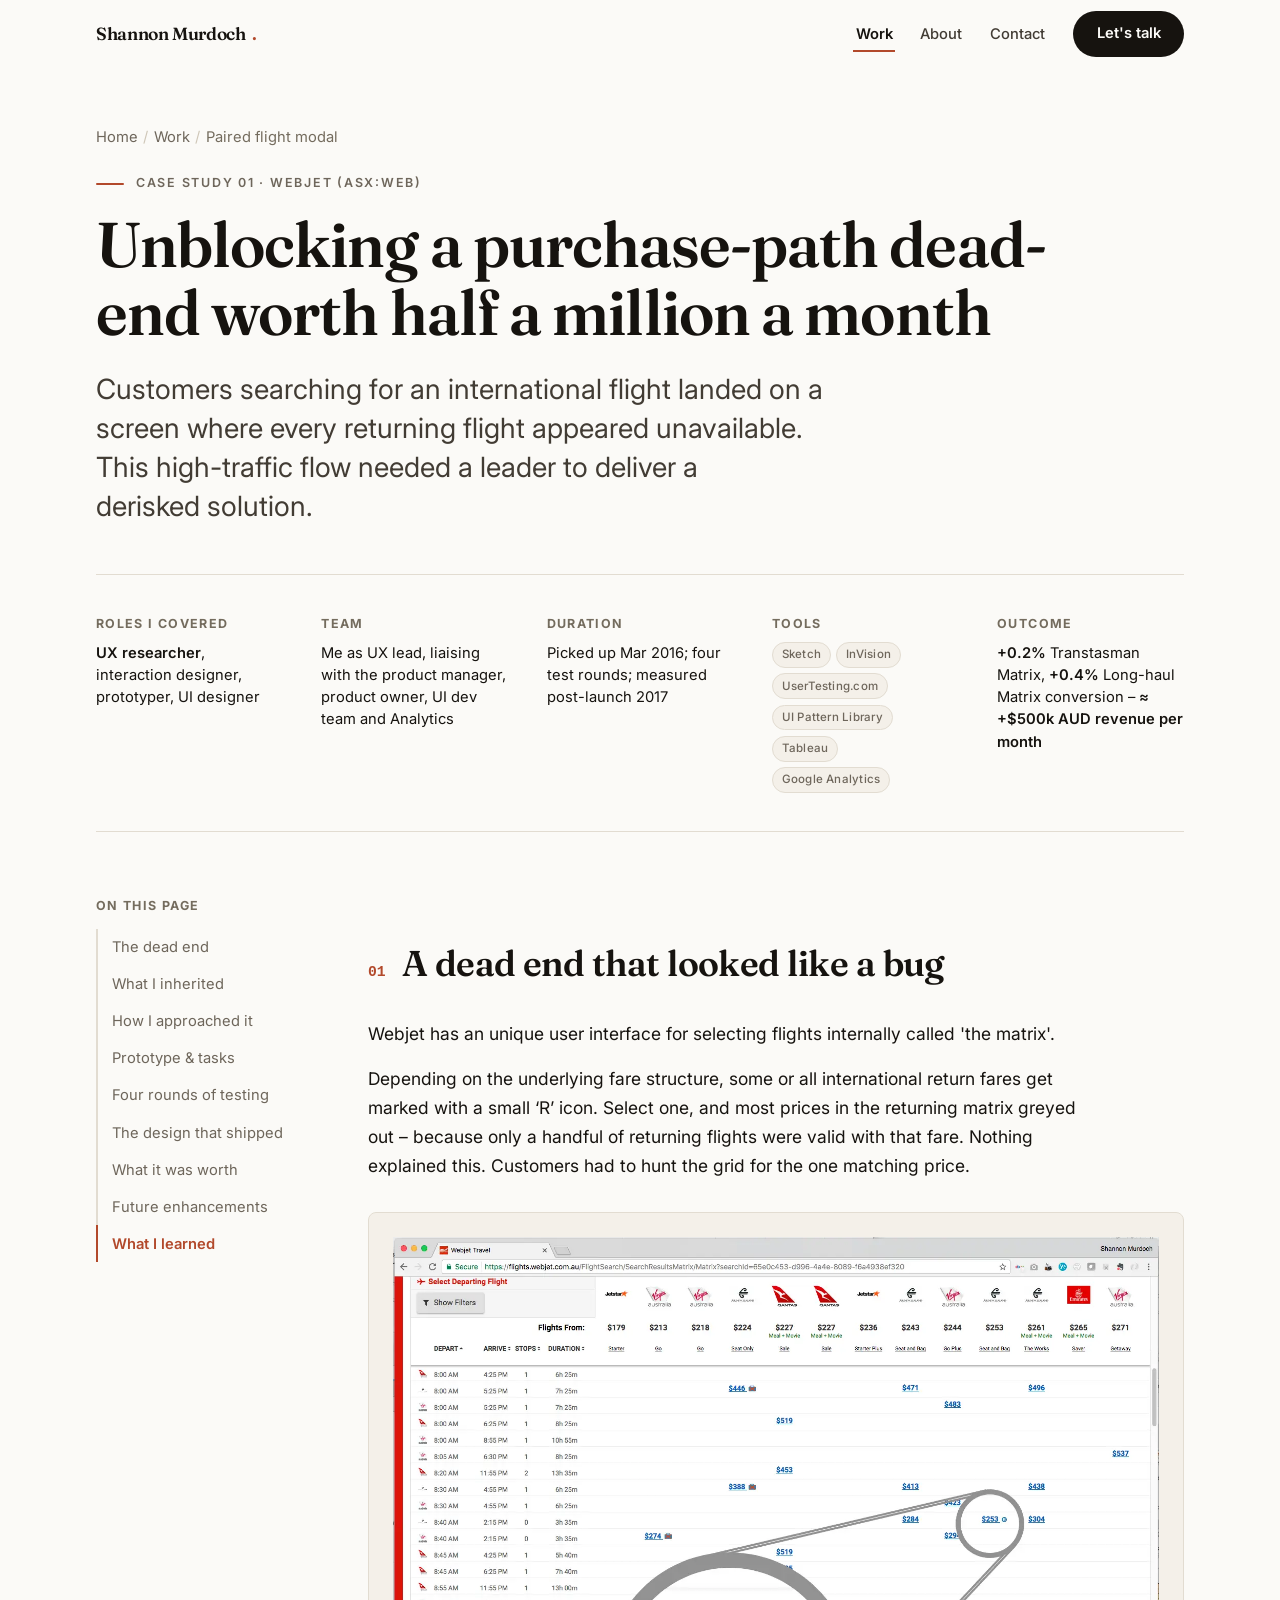
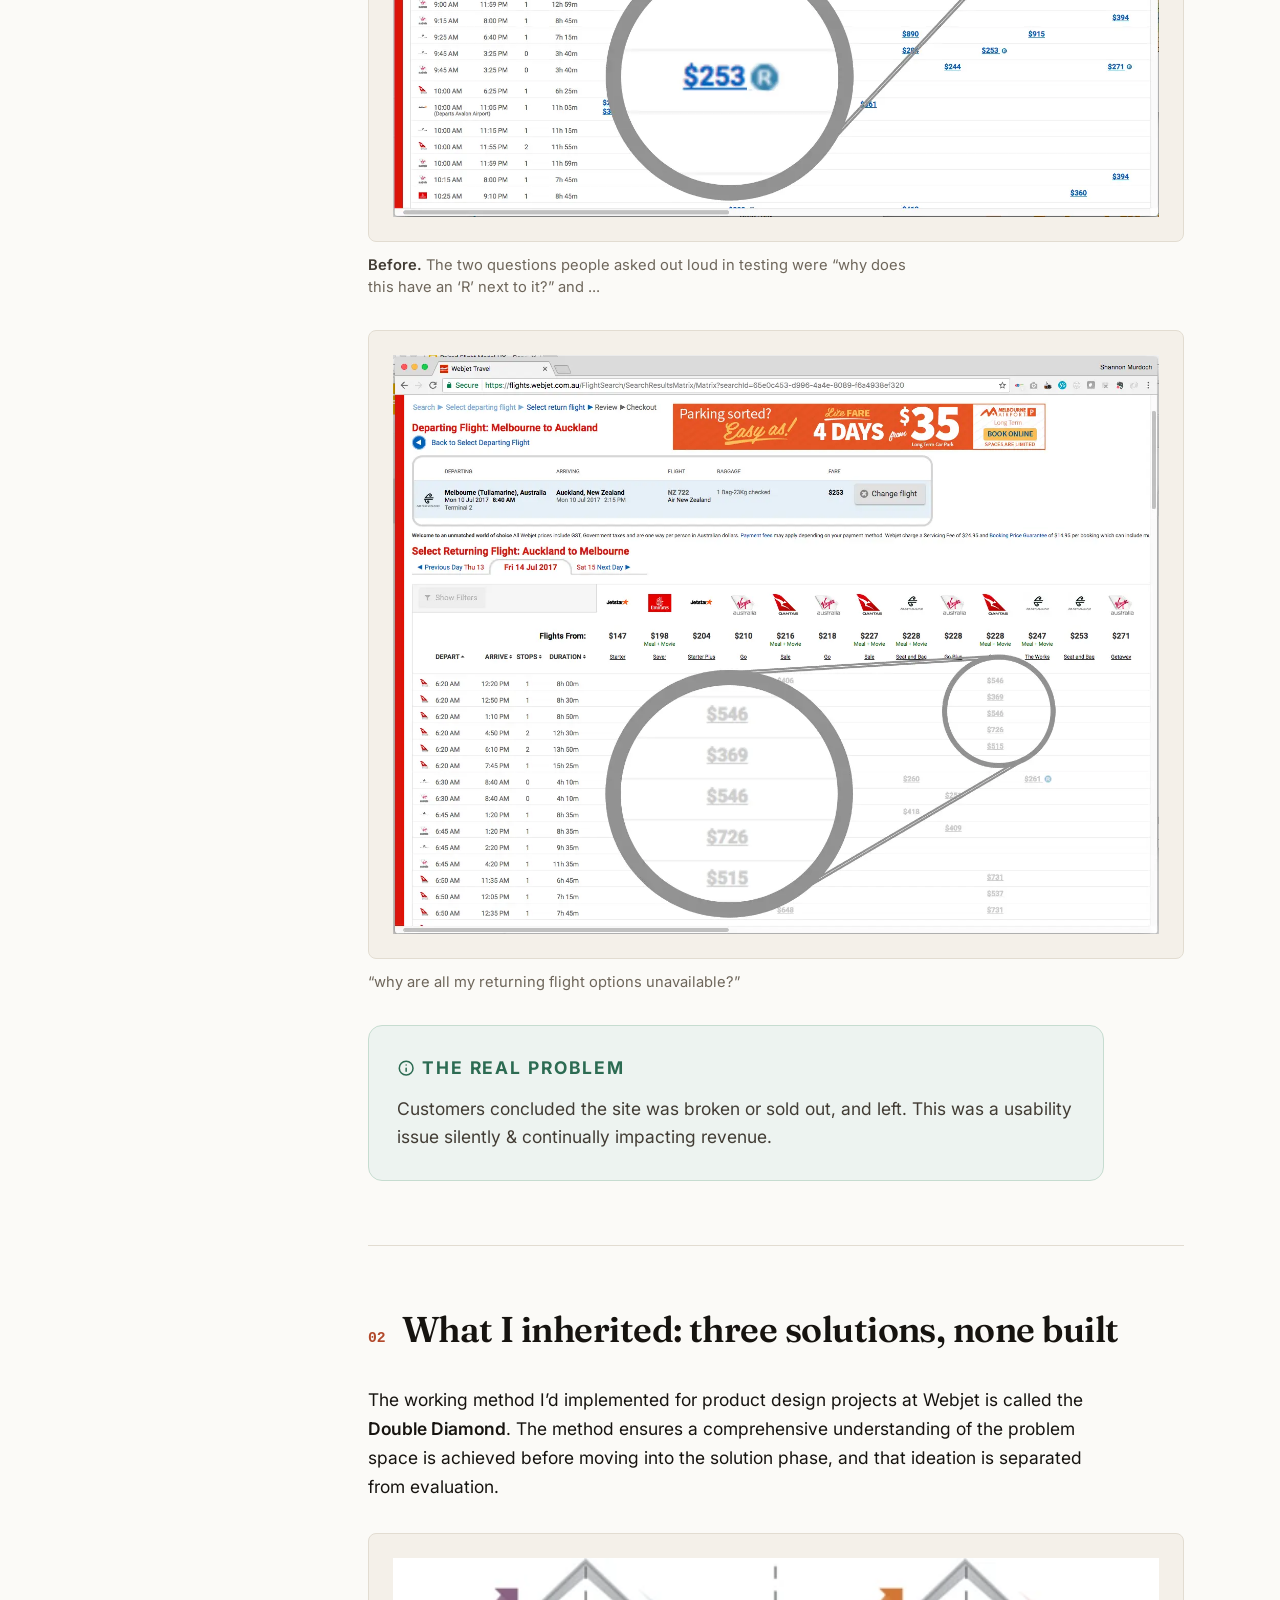
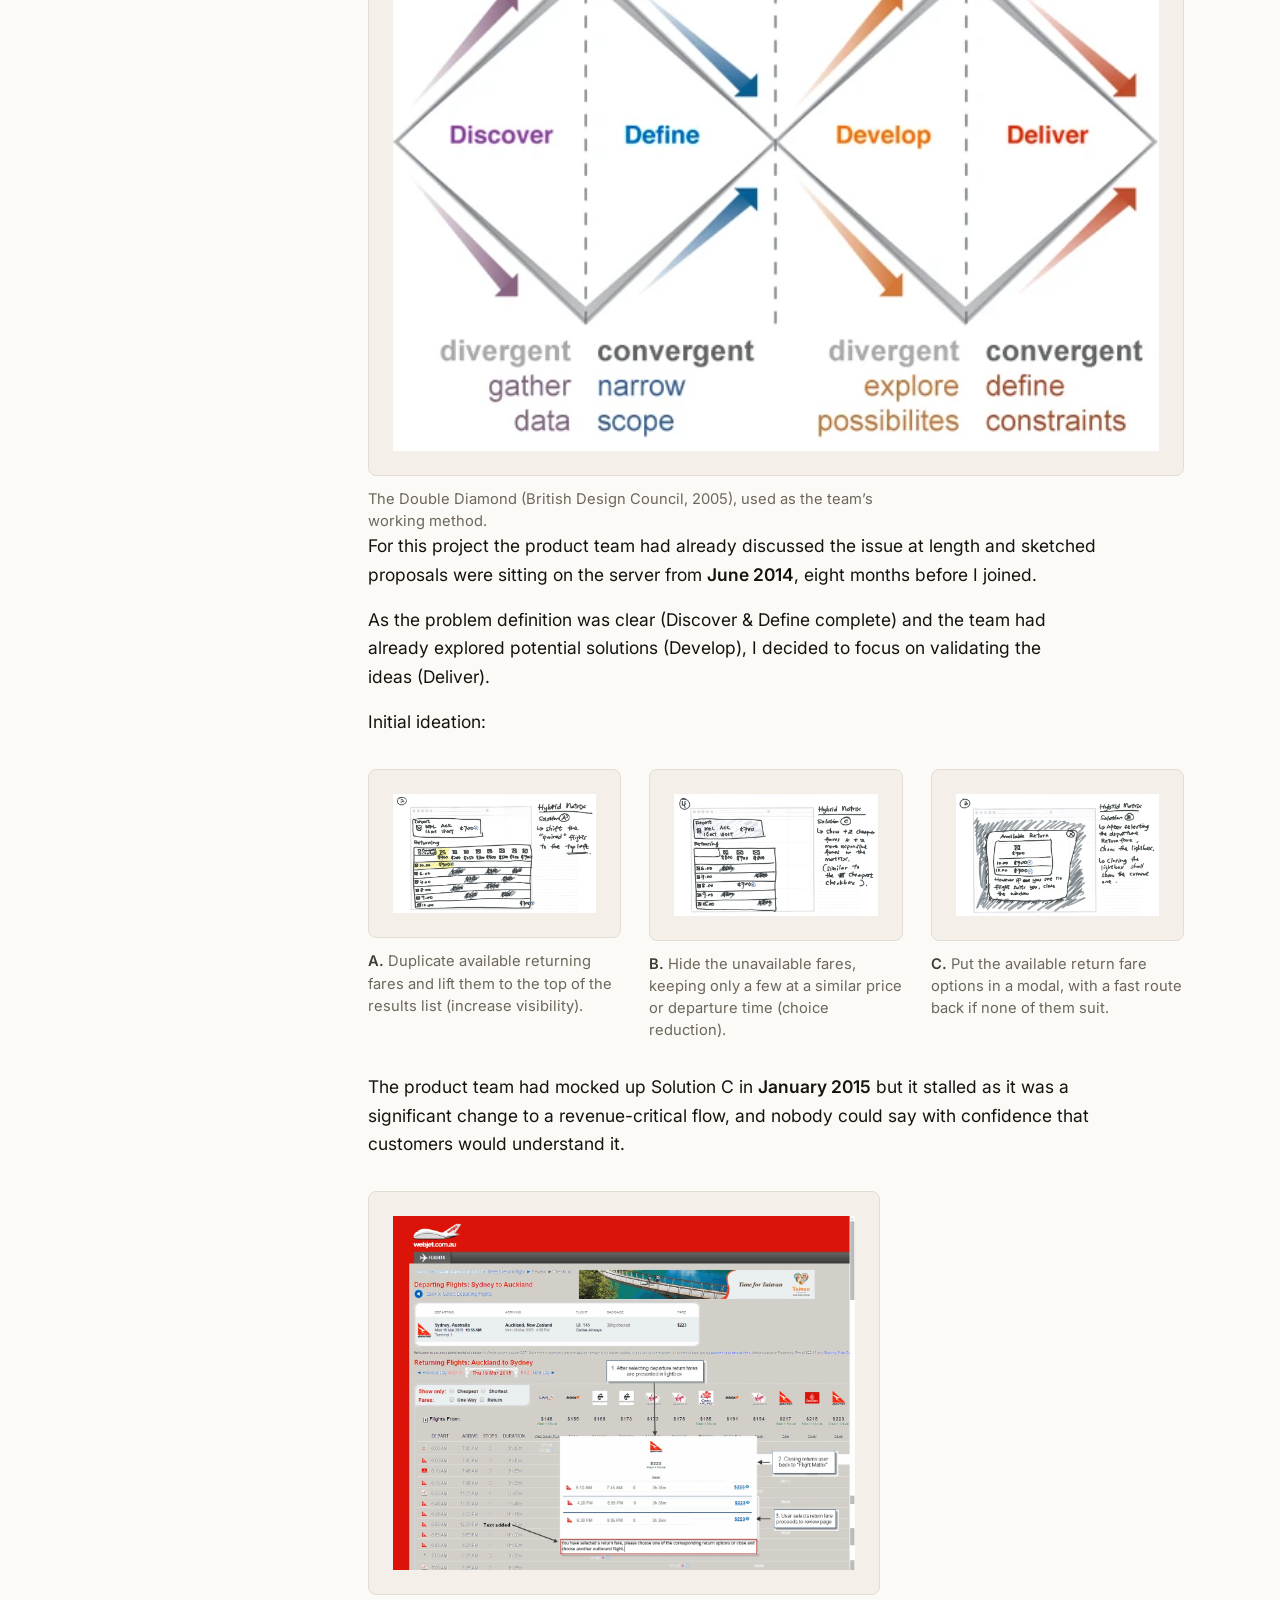
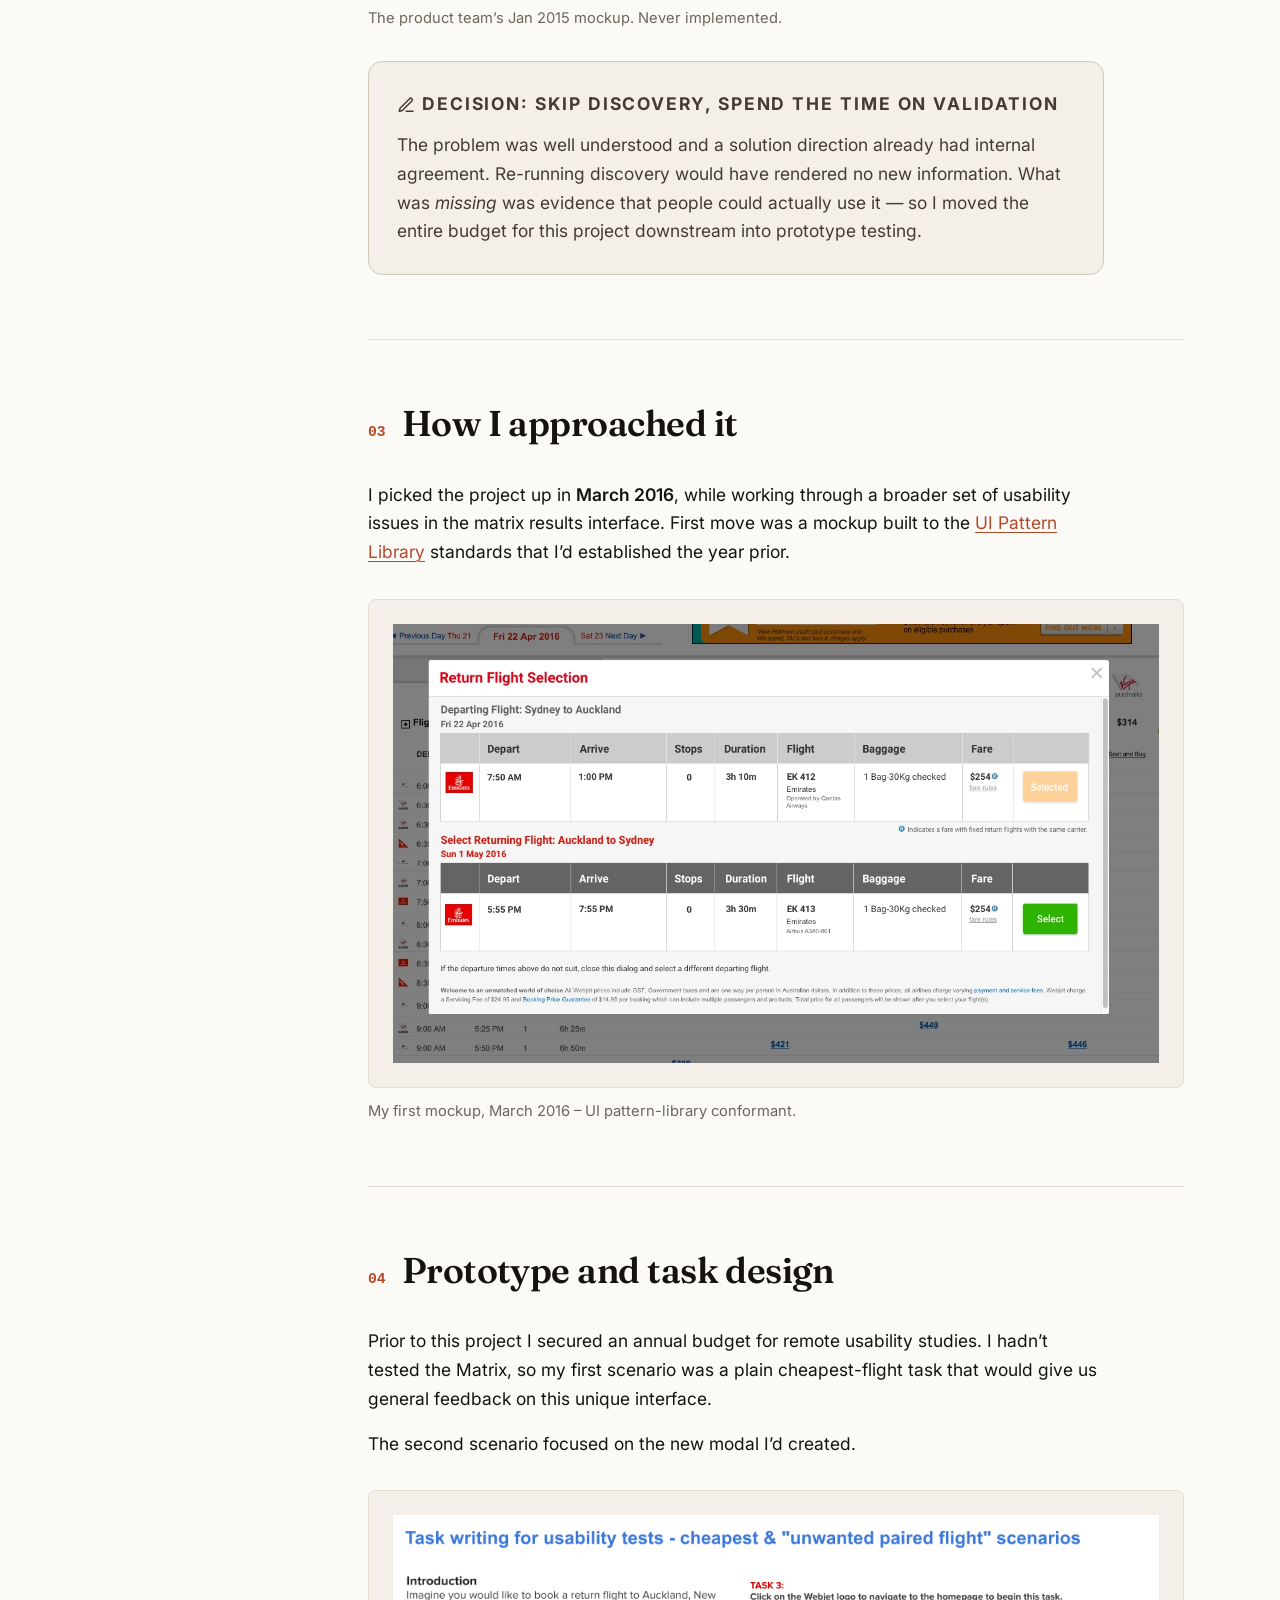
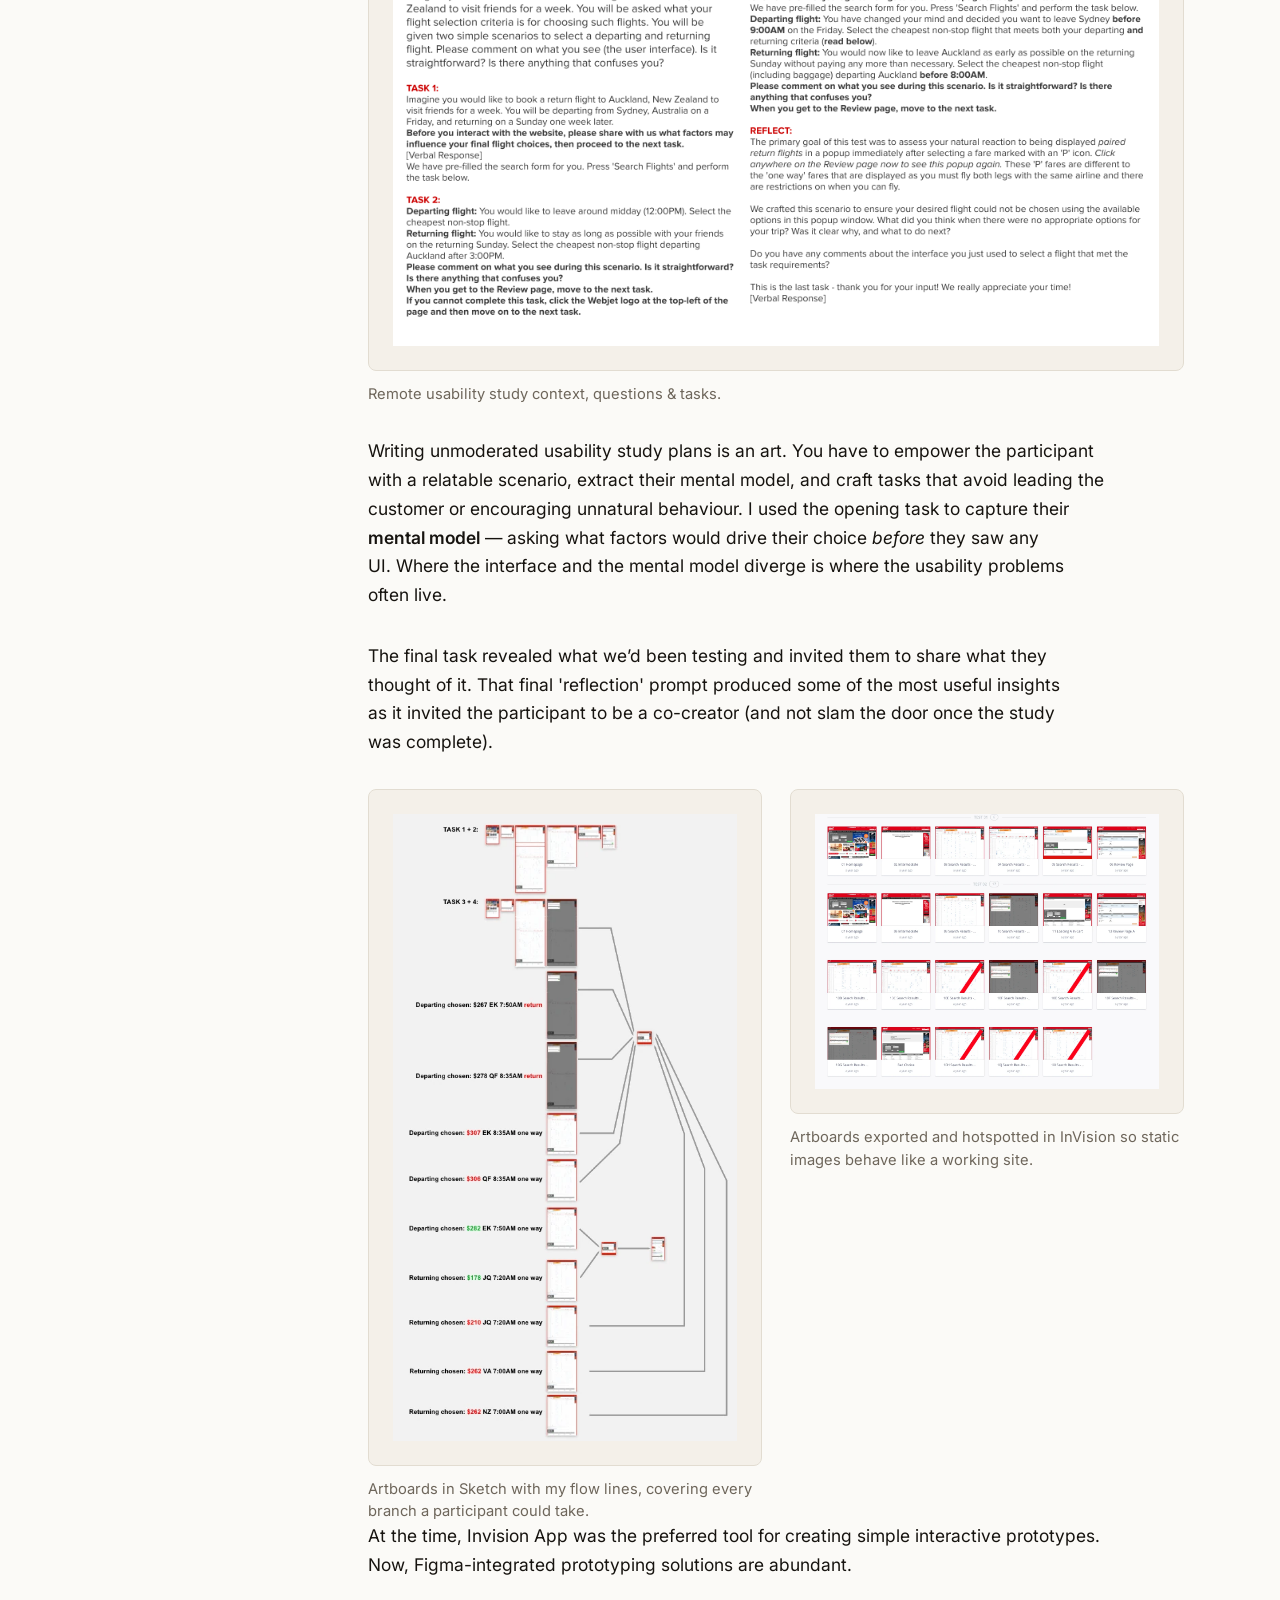
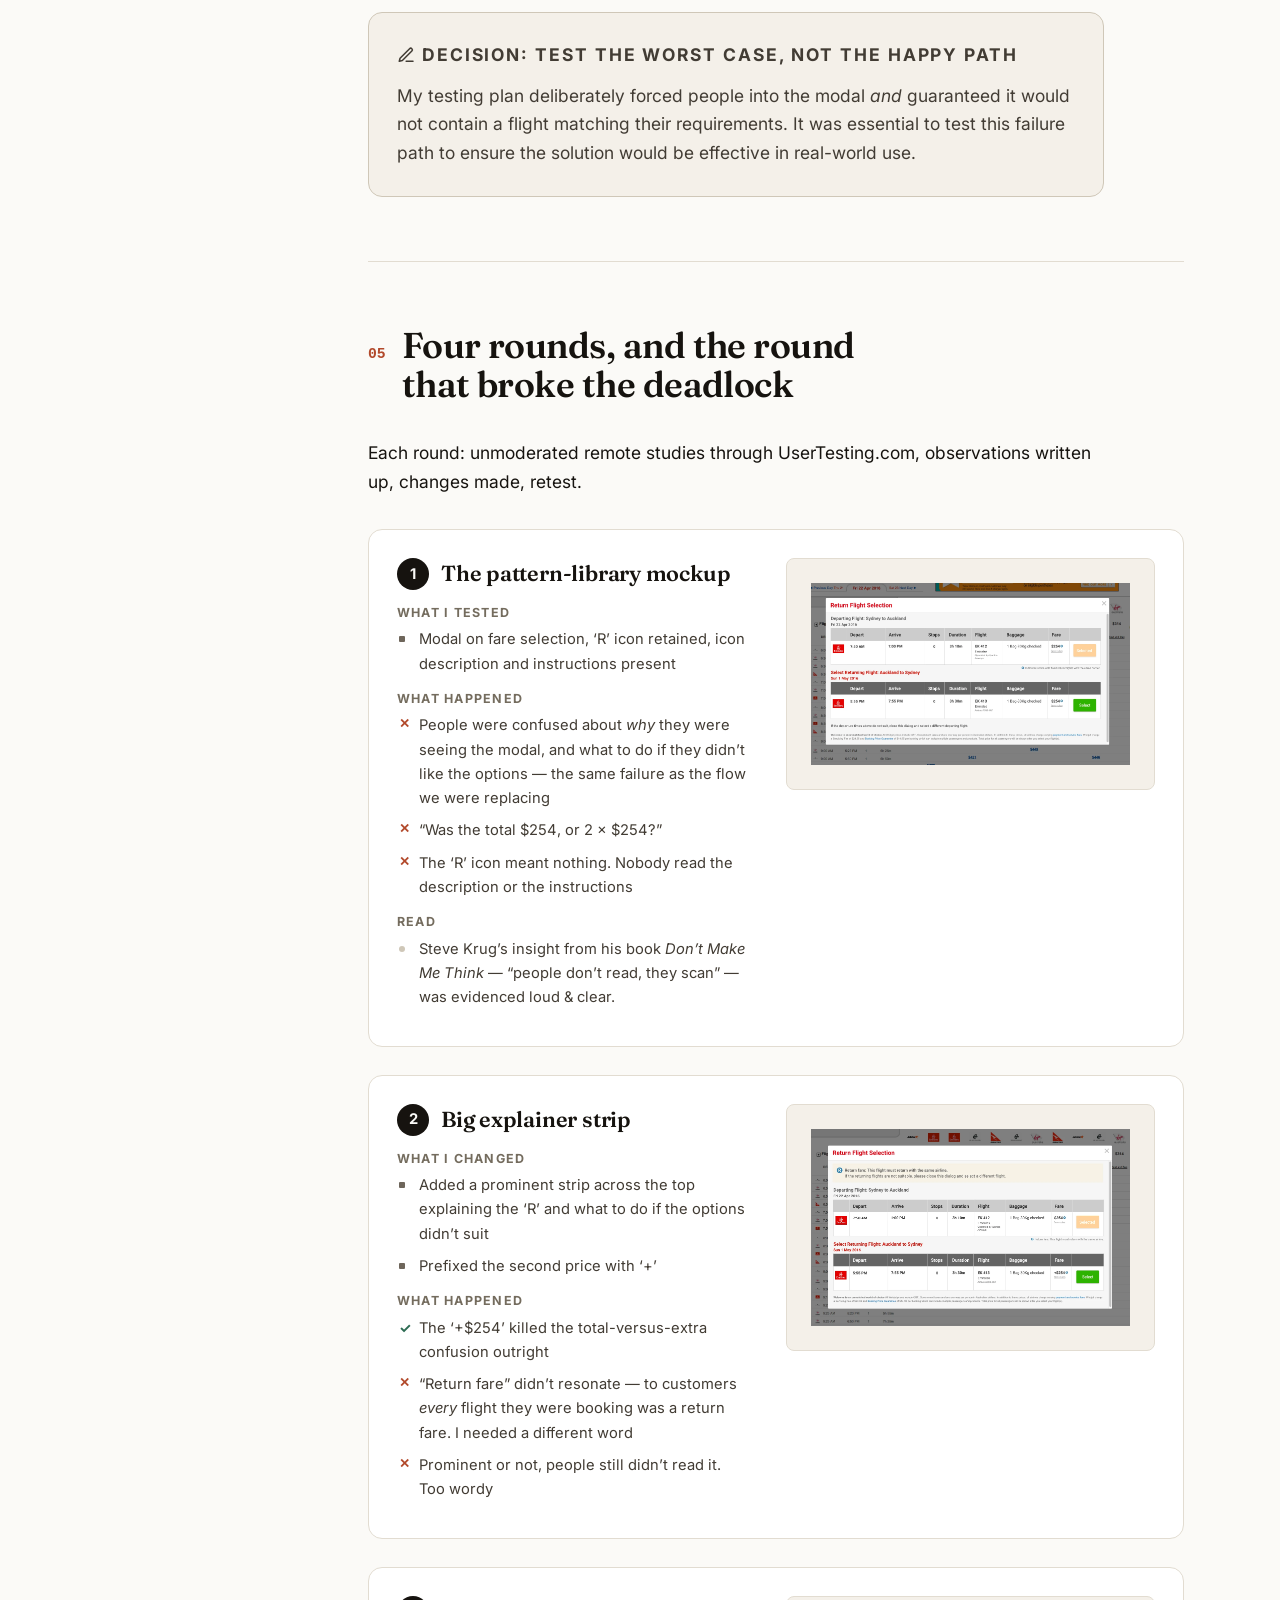
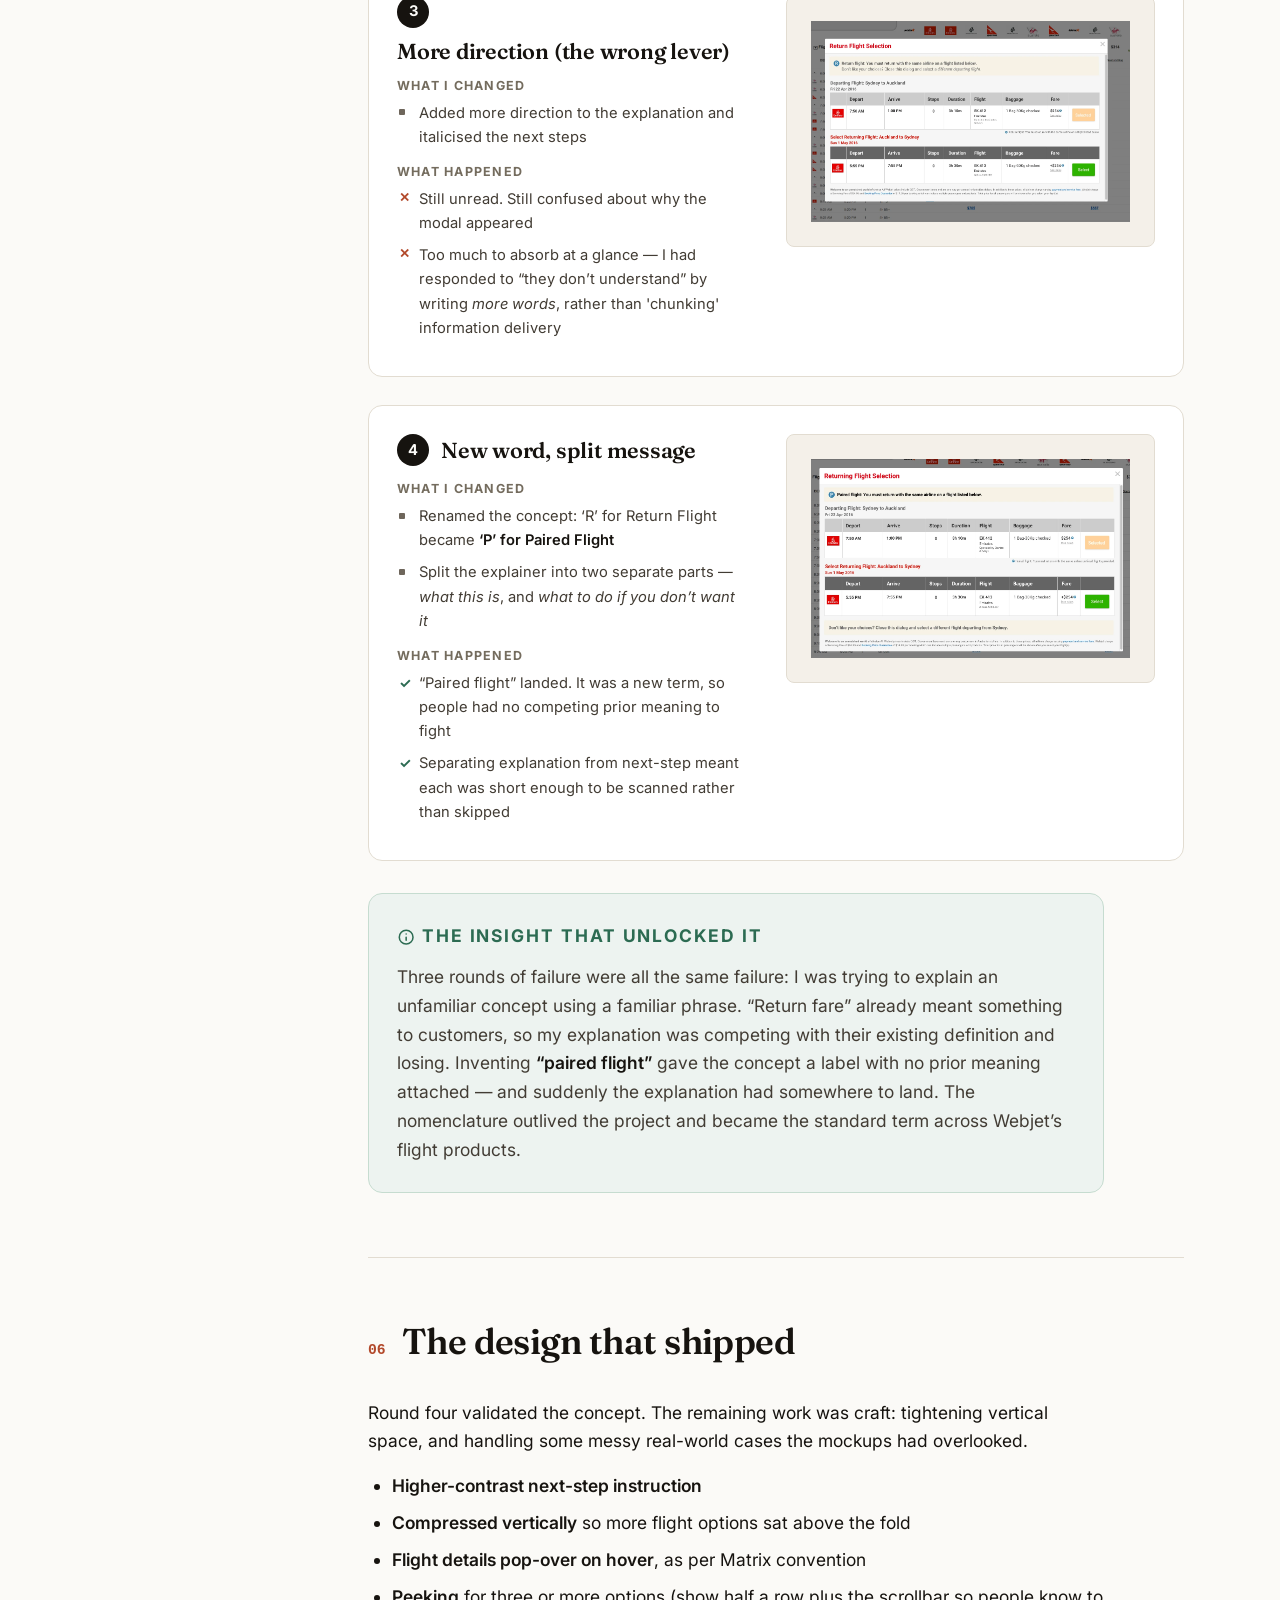
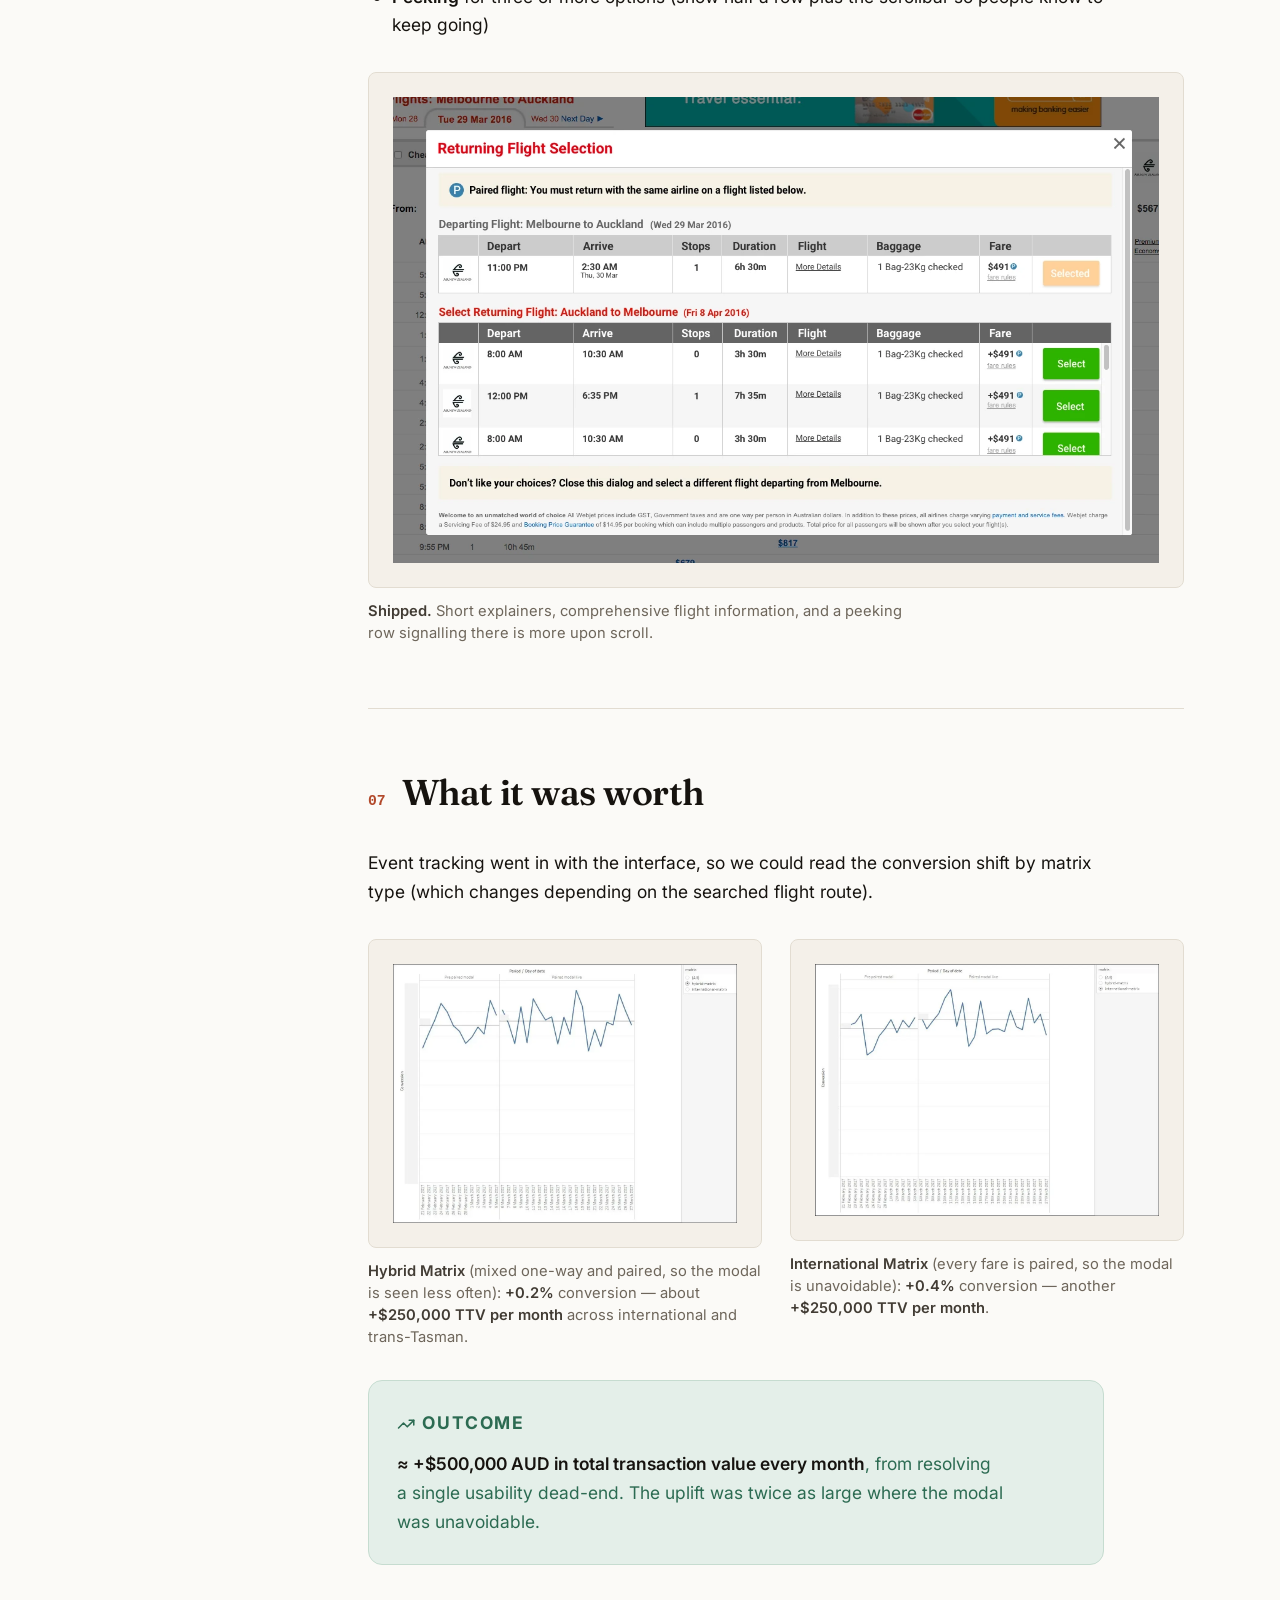
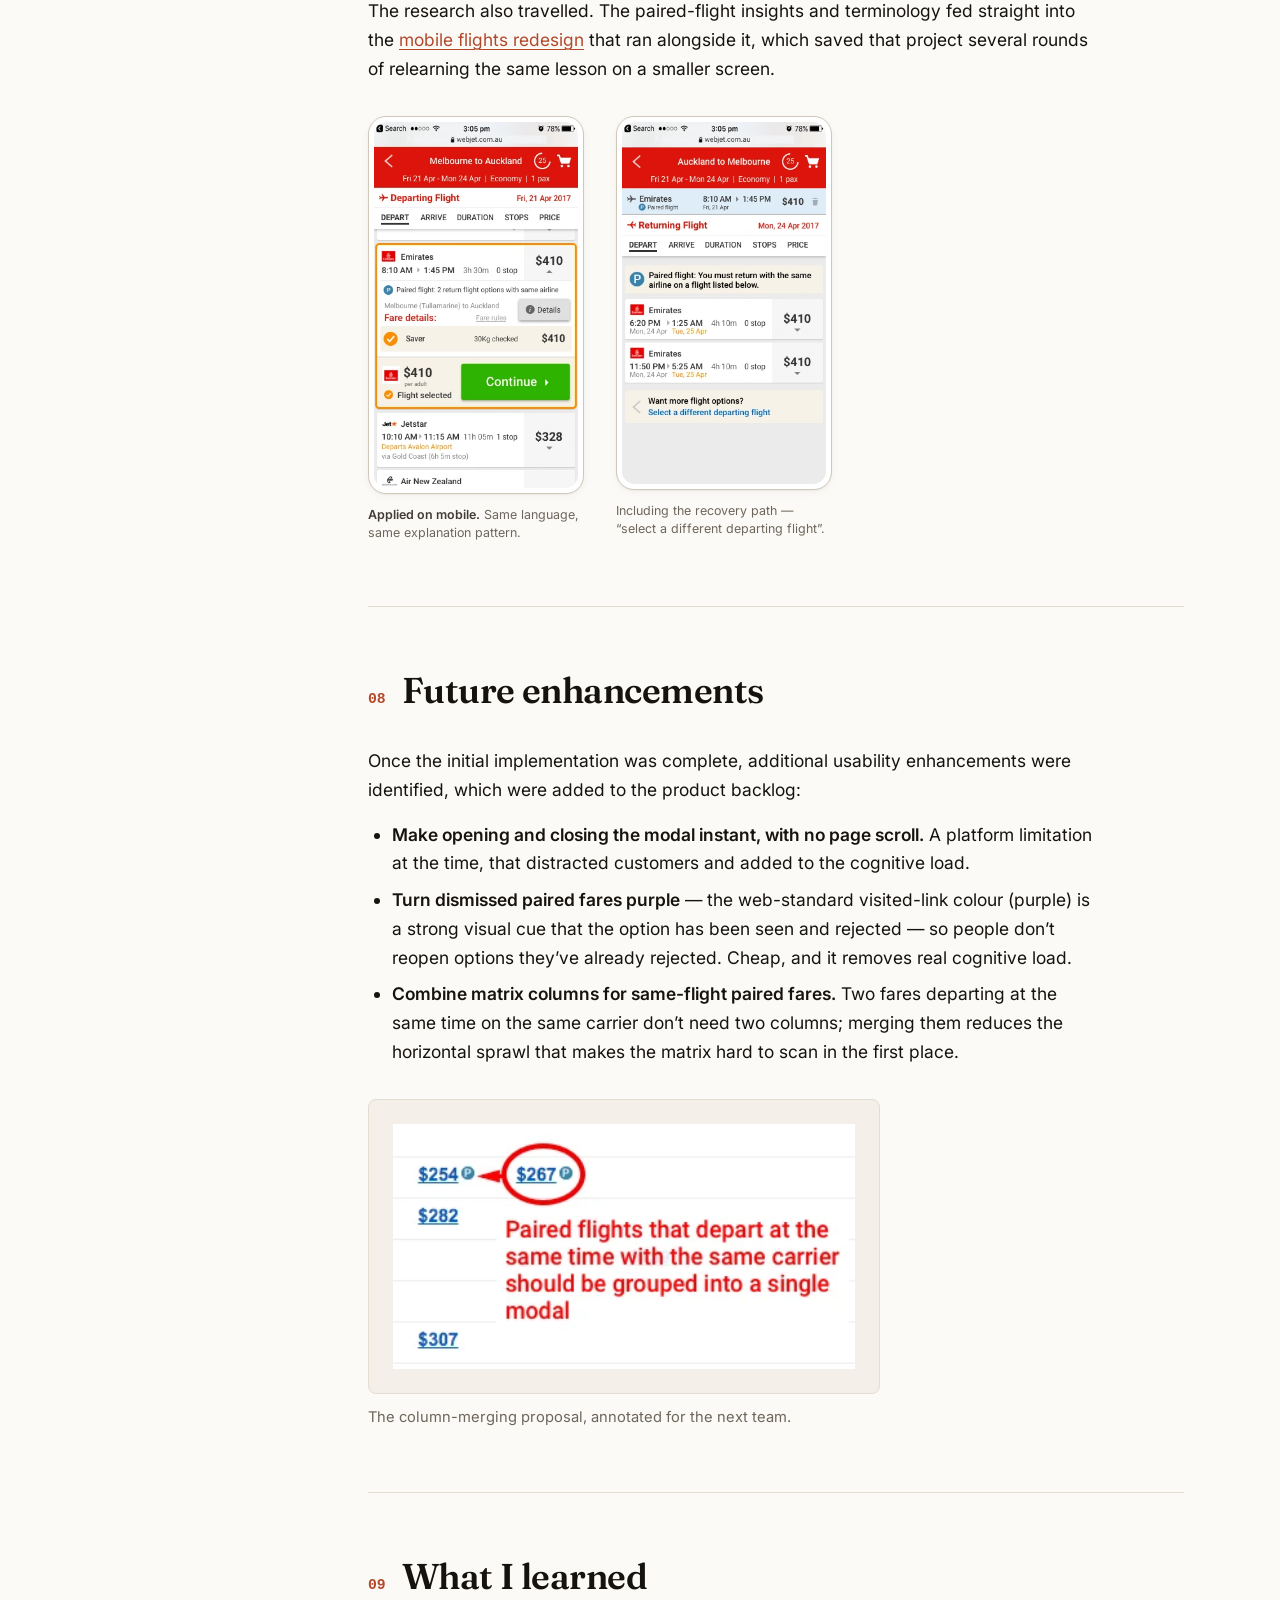
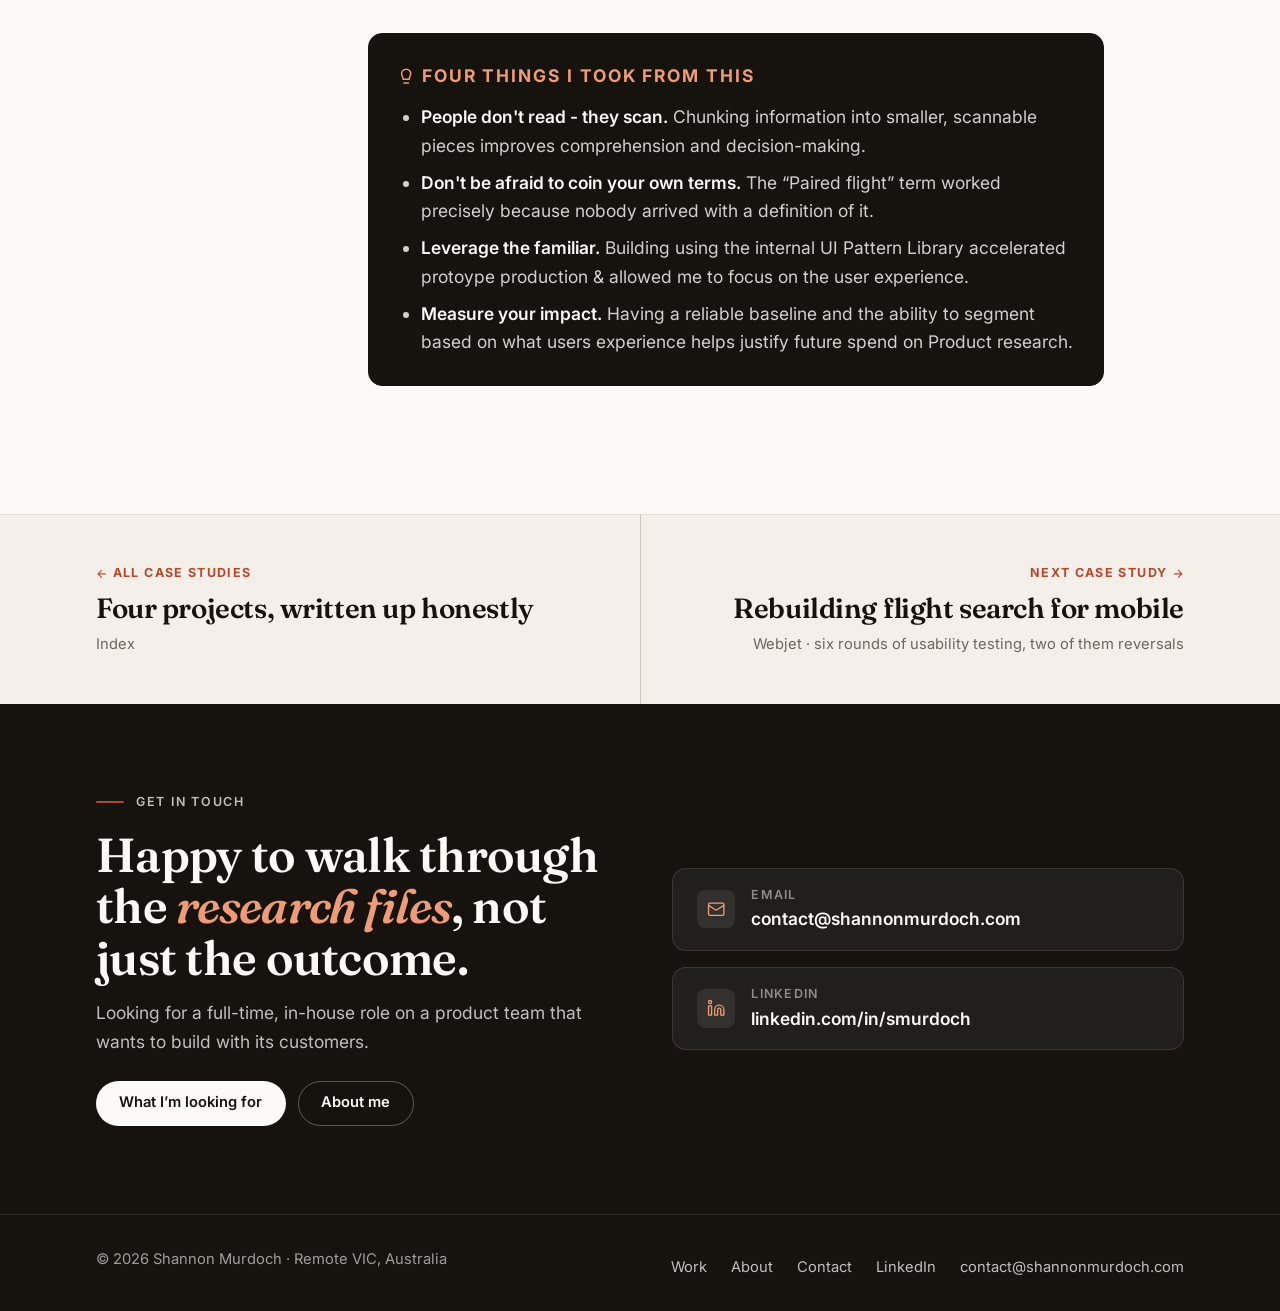
<file: work/paired-flight-modal.html>
<!DOCTYPE html>
<html lang="en" class="no-js">
<head>
<meta charset="UTF-8">
<meta name="viewport" content="width=device-width, initial-scale=1">
<title>Unblocking a purchase-path dead-end — Shannon Murdoch</title>
<meta name="description" content="Case study: Webjet customers who selected a paired international fare hit a screen where every return option looked unavailable. Four prototype rounds of remote usability testing produced a fix worth about +$500k AUD TTV per month.">
<link rel="canonical" href="https://shannonmurdoch.com/work/paired-flight-modal.html">
<meta name="theme-color" content="#FBFAF7">
<link rel="apple-touch-icon" sizes="180x180" href="/images/favicon/apple-touch-icon.png">
<link rel="icon" type="image/png" sizes="32x32" href="/images/favicon/favicon-32x32.png">
<link rel="icon" type="image/png" sizes="16x16" href="/images/favicon/favicon-16x16.png">
<link rel="icon" href="/favicon.ico" sizes="any">
<link rel="manifest" href="/site.webmanifest">
<meta property="og:type" content="article">
<meta property="og:site_name" content="Shannon Murdoch">
<meta property="og:url" content="https://shannonmurdoch.com/work/paired-flight-modal.html">
<meta property="og:title" content="Unblocking a purchase-path dead-end — Webjet">
<meta property="og:description" content="Four prototype rounds to fix a paired-fare dead-end. +0.2% and +0.4% conversion — about +$500k AUD TTV per month.">
<meta property="og:image" content="https://shannonmurdoch.com/images/og-shannon-murdoch.jpg">
<meta name="twitter:card" content="summary_large_image">
<meta name="twitter:image" content="https://shannonmurdoch.com/images/og-shannon-murdoch.jpg">
<link rel="preconnect" href="https://fonts.googleapis.com">
<link rel="preconnect" href="https://fonts.gstatic.com" crossorigin>
<link href="https://fonts.googleapis.com/css2?family=Fraunces:ital,opsz,wght@0,9..144,400..700;1,9..144,400..600&amp;family=Inter:wght@400;500;600;700&amp;display=swap" rel="stylesheet">
<link rel="stylesheet" href="../style.css?v=7">
<script>document.documentElement.classList.remove('no-js');</script>
</head>
<body>
<a class="skip-link" href="#main">Skip to content</a>
<div class="progress" aria-hidden="true"><div class="progress__bar"></div></div>

<header class="site-header">
  <div class="wrap site-header__inner">
    <a class="brand" href="../index.html">Shannon Murdoch<span class="brand__dot">.</span></a>
    <button class="nav__toggle" type="button" aria-expanded="false" aria-controls="site-nav">
      <span class="visually-hidden">Menu</span>
      <svg class="icon-open" viewBox="0 0 24 24" fill="none" stroke="currentColor" stroke-width="1.75" stroke-linecap="round" aria-hidden="true"><path d="M3 6h18M3 12h18M3 18h18"/></svg>
      <svg class="icon-close" viewBox="0 0 24 24" fill="none" stroke="currentColor" stroke-width="1.75" stroke-linecap="round" aria-hidden="true"><path d="M18 6 6 18M6 6l12 12"/></svg>
    </button>
    <nav class="nav" id="site-nav" aria-label="Primary">
      <ul class="nav__list">
        <li><a class="nav__link" href="../work.html" aria-current="page">Work</a></li>
        <li><a class="nav__link" href="../about.html">About</a></li>
        <li><a class="nav__link" href="../contact.html">Contact</a></li>
      </ul>
      <a class="btn btn--primary" href="../contact.html">Let's talk</a>
    </nav>
  </div>
</header>

<main id="main">

  <!-- ================= HERO ================= -->
  <article>
  <header class="cs-hero">
    <div class="wrap">
      <ol class="breadcrumb">
        <li><a href="../index.html">Home</a></li>
        <li><a href="../work.html">Work</a></li>
        <li>Paired flight modal</li>
      </ol>
      <p class="eyebrow">Case study 01 &middot; Webjet (ASX:WEB)</p>
      <h1>Unblocking a purchase-path dead-end worth half a million a month</h1>
      <p class="cs-hero__lede">
        Customers searching for an international flight landed on a screen where every returning flight appeared unavailable. This high-traffic flow needed a leader to deliver a derisked solution.
      </p>
    </div>
  </header>

  <!-- ================= STATS ================= -->
  <div class="wrap">
    <dl class="cs-statbar">
      <div class="cs-stat">
        <dt>Roles I covered</dt>
        <dd><strong>UX researcher</strong>, interaction designer, prototyper, UI designer</dd>
      </div>
      <div class="cs-stat">
        <dt>Team</dt>
        <dd>Me as UX lead, liaising with the product manager, product owner, UI dev team and Analytics</dd>
      </div>
      <div class="cs-stat">
        <dt>Duration</dt>
        <dd>Picked up Mar 2016; four test rounds; measured post-launch 2017</dd>
      </div>
      <div class="cs-stat">
        <dt>Tools</dt>
        <dd>
          <div class="cs-stat__tags">
            <span class="chip">Sketch</span><span class="chip">InVision</span>
            <span class="chip">UserTesting.com</span><span class="chip">UI Pattern Library</span><span class="chip">Tableau</span><span class="chip">Google Analytics</span>
          </div>
        </dd>
      </div>
      <div class="cs-stat">
        <dt>Outcome</dt>
        <dd><strong>+0.2%</strong> Transtasman Matrix, <strong>+0.4%</strong> Long-haul Matrix conversion &ndash;
        <strong>&asymp; +$500k AUD revenue per month</strong></dd>
      </div>
    </dl>
  </div>

  <!-- ================= BODY ================= -->
  <div class="wrap section section--tight">
    <div class="cs-layout">

      <aside class="toc" aria-label="On this page">
        <p class="toc__label">On this page</p>
        <ul>
          <li><a href="#problem">The dead end</a></li>
          <li><a href="#inherited">What I inherited</a></li>
          <li><a href="#approach">How I approached it</a></li>
          <li><a href="#prototype">Prototype &amp; tasks</a></li>
          <li><a href="#rounds">Four rounds of testing</a></li>
          <li><a href="#final">The design that shipped</a></li>
          <li><a href="#impact">What it was worth</a></li>
          <li><a href="#future">Future enhancements</a></li>
          <li><a href="#learned">What I learned</a></li>
        </ul>
      </aside>

      <div>

        <!-- 01 -->
        <section class="cs-chapter" id="problem">
          <div class="cs-chapter__head">
            <span class="cs-chapter__num">01</span>
            <h2>A dead end that looked like a bug</h2>
          </div>
          <div class="cs-body">
            <p>Webjet has an unique user interface for selecting flights internally called 'the matrix'.</p>
            
            <p>Depending on the underlying fare structure, some or all international return fares get marked with a small &lsquo;R&rsquo; icon. Select one, and most prices in the returning
            matrix greyed out &ndash; because only a handful of returning flights were valid with that fare. Nothing
            explained this. Customers had to hunt the grid for the one matching price.</p>
          </div>

          <figure class="figure figure--wash">
            <img src="../images/work/paired-flight-modal/01-legacy-matrix-r-icon.webp" width="1400" height="1059" alt="The legacy Webjet flight matrix. Paired fares are marked with a small R icon and, once selected, most returning prices grey out." loading="lazy" decoding="async">
            <figcaption><strong>Before.</strong> The two questions people asked out loud in testing were
            &ldquo;why does this have an &lsquo;R&rsquo; next to it?&rdquo; and ...</figcaption>
          </figure>

          <figure class="figure figure--wash">
            <img src="../images/work/paired-flight-modal/disabled-return-flights-matrix.webp" width="1497" height="1131" alt="The legacy Webjet flight matrix. Paired fares are marked with a small R icon and, once selected, most returning prices grey out." loading="lazy" decoding="async">
            <figcaption>&ldquo;why are all my returning flight
            options unavailable?&rdquo;</figcaption>
          </figure>

          <div class="callout callout--insight">
            <p class="callout__label">
              <svg viewBox="0 0 24 24" fill="none" stroke="currentColor" stroke-width="2" stroke-linecap="round" stroke-linejoin="round" aria-hidden="true"><circle cx="12" cy="12" r="9"/><path d="M12 16v-4M12 8h.01"/></svg>
              The real problem
            </p>
            <p>Customers concluded the site was broken or sold out, and left. This was a
            usability issue silently &amp; continually impacting revenue.</p>
          </div>
        </section>

        <!-- 02 -->
        <section class="cs-chapter" id="inherited">
          <div class="cs-chapter__head">
            <span class="cs-chapter__num">02</span>
            <h2>What I inherited: three solutions, none built</h2>
          </div>
          <div class="cs-body">
            <p>The working method I&rsquo;d implemented for product design projects at Webjet is called the <strong>Double Diamond</strong>. The method ensures a comprehensive understanding of the problem space is achieved before moving into the solution phase, and that ideation is separated from evaluation.</p>
            
          </div>
          <figure class="figure figure--wash">
              <img src="../images/work/paired-flight-modal/17-double-diamond.webp" width="549" height="353" alt="Double Diamond diagram: discover, define, develop, deliver, with divergent and convergent phases labelled." loading="lazy" decoding="async">
              <figcaption>The Double Diamond (British Design Council, 2005), used as the team&rsquo;s working method.</figcaption>
            </figure>
          <div class="cs-body">
            
            <p>For this project the product team had already discussed the issue at length and sketched proposals were sitting on the server
            from <strong>June 2014</strong>, eight months before I joined.</p>
            <p>As the problem definition was clear (Discover &amp; Define complete) and the team had already explored potential solutions (Develop), I decided to focus on validating the ideas (Deliver).</p>
            <p>Initial ideation:</p>
          </div>

          <div class="figure-row figure-row--3">
            <figure class="figure figure--wash">
              <img src="../images/work/paired-flight-modal/02-sketch-solution-a.webp" width="1400" height="825" alt="Hand sketch, solution A: duplicate the valid returning paired fares and shift them to the top-left of the returning matrix." loading="lazy" decoding="async">
              <figcaption><strong>A.</strong> Duplicate available returning fares and lift them to the top of the results list (increase visibility).</figcaption>
            </figure>
            <figure class="figure figure--wash">
              <img src="../images/work/paired-flight-modal/03-sketch-solution-b.webp" width="1400" height="840" alt="Hand sketch, solution B: hide non-paired fares except a few at a similar price point or departure time." loading="lazy" decoding="async">
              <figcaption><strong>B.</strong> Hide the unavailable fares, keeping only a few at a similar price or departure time (choice reduction).</figcaption>
            </figure>
            <figure class="figure figure--wash">
              <img src="../images/work/paired-flight-modal/04-sketch-solution-c.webp" width="1400" height="843" alt="Hand sketch, solution C: present the paired options in a modal with a fast route back to departing flight selection." loading="lazy" decoding="async">
              <figcaption><strong>C.</strong> Put the available return fare options in a modal, with a fast route back if none of them suit.</figcaption>
            </figure>
          </div>

          <div class="cs-body mt-6">
            <p>The product team had mocked up Solution C in <strong>January
            2015</strong> but it stalled as it was a significant change to a revenue-critical flow, and
            nobody could say with confidence that customers would understand it.</p>
          </div>

          <figure class="figure figure--wash figure--sm">
            <img src="../images/work/paired-flight-modal/05-product-team-mockup-2015.webp" width="1400" height="1073" alt="The product team's January 2015 mockup of the paired flight modal, before the UX team existed." loading="lazy" decoding="async">
            <figcaption>The product team&rsquo;s Jan 2015 mockup. Never implemented.</figcaption>
          </figure>

          <div class="callout callout--decision">
            <p class="callout__label">
              <svg viewBox="0 0 24 24" fill="none" stroke="currentColor" stroke-width="2" stroke-linecap="round" stroke-linejoin="round" aria-hidden="true"><path d="M12 20h9M16.5 3.5a2.12 2.12 0 0 1 3 3L7 19l-4 1 1-4Z"/></svg>
              Decision: skip discovery, spend the time on validation
            </p>
            <p>The problem was well understood and a solution direction already had internal agreement. Re-running
            discovery would have rendered no new information. What was <em>missing</em> was evidence that
            people could actually use it &mdash; so I moved the entire budget for this project downstream into
            prototype testing.</p>
          </div>
        </section>

        <!-- 03 -->
        <section class="cs-chapter" id="approach">
          <div class="cs-chapter__head">
            <span class="cs-chapter__num">03</span>
            <h2>How I approached it</h2>
          </div>
          <div class="cs-body">
            <p>I picked the project up in <strong>March 2016</strong>, while working through a broader set of usability
            issues in the matrix results interface. First move was a mockup built to the <a href="ui-pattern-library.html">UI
            Pattern Library</a> standards that I&rsquo;d established the year prior.</p>
           
          </div>

            
            <figure class="figure figure--wash">
              <img src="../images/work/paired-flight-modal/06-ux-initial-mockup-2016.webp" width="1268" height="727" alt="First UX team mockup of the paired flight modal, built to UI Pattern Library standards." loading="lazy" decoding="async">
              <figcaption>My first mockup, March 2016 &ndash; UI pattern-library conformant.</figcaption>
            </figure>
        </section>

        <!-- 04 -->
        <section class="cs-chapter" id="prototype">
          <div class="cs-chapter__head">
            <span class="cs-chapter__num">04</span>
            <h2>Prototype and task design</h2>
          </div>
          <div class="cs-body">
            <p>Prior to this project I secured an annual budget for remote usability studies. I hadn&rsquo;t tested the Matrix, so my first scenario was a plain
            cheapest-flight task that would give us general feedback on this unique interface.</p> <p>The second scenario focused on the new modal I&rsquo;d created.</p>
            
          </div>

          

          

          <figure class="figure figure--wash">
            <img src="../images/work/paired-flight-modal/tasks-for-usability-studies.png" width="960" height="540" alt="Tasks for usability studies" loading="lazy" decoding="async">
            <figcaption>Remote usability study context, questions &amp; tasks.</figcaption></figure>

            <div class="cs-body mt-6">
            <p>Writing unmoderated usability study plans is an art. You have to empower the participant with a relatable scenario, extract their mental model, and craft tasks that avoid leading the customer or encouraging unnatural behaviour. I used the opening task to capture their <strong>mental model</strong> &mdash; asking what factors would drive
            their choice <em>before</em> they saw any UI. Where the interface and the mental model diverge is where the
            usability problems often live.</p>
            </div>
            
            <div class="cs-body mt-6">
            <p>The final task revealed what we&rsquo;d been testing and invited them to share what they thought of it.
            That final 'reflection' prompt produced some of the most useful insights as it invited the participant to be a co-creator (and not slam the door once the study was complete).</p>
          </div>

          <div class="figure-row mt-6">
            <figure class="figure figure--wash">
              <img src="../images/work/paired-flight-modal/07-sketch-artboards-flow.webp" width="508" height="926" alt="Sketch file showing design artboards connected by hand-drawn flow lines." loading="lazy" decoding="async">
              <figcaption>Artboards in Sketch with my flow lines, covering every branch a participant could take.</figcaption>
            </figure>
            <figure class="figure figure--wash">
              <img src="../images/work/paired-flight-modal/08-invision-prototype-hotspots.webp" width="1264" height="1012" alt="InVision prototype with hotspots being placed over static artboard images to assign click actions." loading="lazy" decoding="async">
              <figcaption>Artboards exported and hotspotted in InVision so static images behave like a working site.</figcaption>
            </figure>
          </div>

          <div class="cs-body">
            <p>At the time, Invision App was the preferred tool for creating simple interactive prototypes. Now, Figma-integrated prototyping solutions are abundant.</p>
          </div>

          <div class="callout callout--decision">
            <p class="callout__label">
              <svg viewBox="0 0 24 24" fill="none" stroke="currentColor" stroke-width="2" stroke-linecap="round" stroke-linejoin="round" aria-hidden="true"><path d="M12 20h9M16.5 3.5a2.12 2.12 0 0 1 3 3L7 19l-4 1 1-4Z"/></svg>
              Decision: test the worst case, not the happy path
            </p>
            <p>My testing plan deliberately forced people into the modal <em>and</em> guaranteed it would not contain a
            flight matching their requirements. It was essential to test this failure path to ensure the solution would be effective in real-world use.</p>
          </div>

          
        </section>

        <!-- 05 -->
        <section class="cs-chapter" id="rounds">
          <div class="cs-chapter__head">
            <span class="cs-chapter__num">05</span>
            <h2>Four rounds, and the round that broke the deadlock</h2>
          </div>
          <div class="cs-body">
            <p>Each round: unmoderated remote studies through UserTesting.com, observations written up, changes made,
            retest.</p>
          </div>

          <div class="rounds">

            <article class="round">
              <div>
                <div class="round__head">
                  <span class="round__n">1</span>
                  <h3 class="round__title">The pattern-library mockup</h3>
                </div>
                <h4>What I tested</h4>
                <ul>
                  <li class="did">Modal on fare selection, &lsquo;R&rsquo; icon retained, icon description and instructions present</li>
                </ul>
                <h4>What happened</h4>
                <ul>
                  <li class="miss">People were confused about <em>why</em> they were seeing the modal, and what to do if they didn&rsquo;t like the options &mdash; the same failure as the flow we were replacing</li>
                  <li class="miss">&ldquo;Was the total $254, or 2 &times; $254?&rdquo;</li>
                  <li class="miss">The &lsquo;R&rsquo; icon meant nothing. Nobody read the description or the instructions</li>
                </ul>
                <h4>Read</h4>
                <ul>
                  <li>Steve Krug&rsquo;s insight from his book <em>Don&rsquo;t Make Me Think</em> &mdash; &ldquo;people don&rsquo;t read, they scan&rdquo; &mdash; was evidenced loud &amp; clear.</li>
                </ul>
              </div>
              <div class="round__media">
                <figure class="figure figure--wash" style="margin:0;flex:1 1 100%;max-width:none">
                  <img src="../images/work/paired-flight-modal/09-round-1.webp" width="1268" height="727" alt="Round one modal: R icon, small description text, dense instructions." loading="lazy" decoding="async">
                </figure>
              </div>
            </article>

            <article class="round">
              <div>
                <div class="round__head">
                  <span class="round__n">2</span>
                  <h3 class="round__title">Big explainer strip</h3>
                </div>
                <h4>What I changed</h4>
                <ul>
                  <li class="did">Added a prominent strip across the top explaining the &lsquo;R&rsquo; and what to do if the options didn&rsquo;t suit</li>
                  <li class="did">Prefixed the second price with &lsquo;+&rsquo;</li>
                </ul>
                <h4>What happened</h4>
                <ul>
                  <li class="win">The &lsquo;+$254&rsquo; killed the total-versus-extra confusion outright</li>
                  <li class="miss">&ldquo;Return fare&rdquo; didn&rsquo;t resonate &mdash; to customers <em>every</em> flight they were booking was a return fare. I needed a different word</li>
                  <li class="miss">Prominent or not, people still didn&rsquo;t read it. Too wordy</li>
                </ul>
              </div>
              <div class="round__media">
                <figure class="figure figure--wash" style="margin:0;flex:1 1 100%;max-width:none">
                  <img src="../images/work/paired-flight-modal/10-round-2-explainer-strip.webp" width="1266" height="785" alt="Round two modal with a wide explanatory strip added above the flight list." loading="lazy" decoding="async">
                </figure>
              </div>
            </article>

            <article class="round">
              <div>
                <div class="round__head">
                  <span class="round__n">3</span>
                  <h3 class="round__title">More direction (the wrong lever)</h3>
                </div>
                <h4>What I changed</h4>
                <ul>
                  <li class="did">Added more direction to the explanation and italicised the next steps</li>
                </ul>
                <h4>What happened</h4>
                <ul>
                  <li class="miss">Still unread. Still confused about why the modal appeared</li>
                  <li class="miss">Too much to absorb at a glance &mdash; I had responded to &ldquo;they don&rsquo;t understand&rdquo; by writing <em>more words</em>, rather than 'chunking' information delivery</li>
                </ul>
              </div>
              <div class="round__media">
                <figure class="figure figure--wash" style="margin:0;flex:1 1 100%;max-width:none">
                  <img src="../images/work/paired-flight-modal/11-round-3-more-direction.webp" width="1271" height="803" alt="Round three modal with expanded explanatory copy and italicised next steps." loading="lazy" decoding="async">
                </figure>
              </div>
            </article>

            <article class="round">
              <div>
                <div class="round__head">
                  <span class="round__n">4</span>
                  <h3 class="round__title">New word, split message</h3>
                </div>
                <h4>What I changed</h4>
                <ul>
                  <li class="did">Renamed the concept: &lsquo;R&rsquo; for Return Flight became <strong>&lsquo;P&rsquo; for Paired Flight</strong></li>
                  <li class="did">Split the explainer into two separate parts &mdash; <em>what this is</em>, and <em>what to do if you don&rsquo;t want it</em></li>
                </ul>
                <h4>What happened</h4>
                <ul>
                  <li class="win">&ldquo;Paired flight&rdquo; landed. It was a new term, so people had no competing prior meaning to fight</li>
                  <li class="win">Separating explanation from next-step meant each was short enough to be scanned rather than skipped</li>
                </ul>
              </div>
              <div class="round__media">
                <figure class="figure figure--wash" style="margin:0;flex:1 1 100%;max-width:none">
                  <img src="../images/work/paired-flight-modal/12-round-4-paired-flight-p.webp" width="1183" height="739" alt="Round four modal using the P for Paired Flight label with explanation and next steps split into two parts." loading="lazy" decoding="async">
                </figure>
              </div>
            </article>

          </div>

          <div class="callout callout--insight">
            <p class="callout__label">
              <svg viewBox="0 0 24 24" fill="none" stroke="currentColor" stroke-width="2" stroke-linecap="round" stroke-linejoin="round" aria-hidden="true"><circle cx="12" cy="12" r="9"/><path d="M12 16v-4M12 8h.01"/></svg>
              The insight that unlocked it
            </p>
            <p>Three rounds of failure were all the same failure: I was trying to explain an unfamiliar concept using a
            familiar phrase. &ldquo;Return fare&rdquo; already meant something to customers, so my explanation was
            competing with their existing definition and losing. Inventing <strong>&ldquo;paired flight&rdquo;</strong>
            gave the concept a label with no prior meaning attached &mdash; and suddenly the explanation had somewhere
            to land. The nomenclature outlived the project and became the standard term across Webjet&rsquo;s flight
            products.</p>
          </div>
        </section>

        <!-- 06 -->
        <section class="cs-chapter" id="final">
          <div class="cs-chapter__head">
            <span class="cs-chapter__num">06</span>
            <h2>The design that shipped</h2>
          </div>
          <div class="cs-body">
            <p>Round four validated the concept. The remaining work was craft: tightening vertical space, and
            handling some messy real-world cases the mockups had overlooked.</p>
            <ul>
              <li><strong>Higher-contrast next-step instruction</strong></li>
              <li><strong>Compressed vertically</strong> so more flight options sat above the fold</li>
              <li><strong>Flight details pop-over on hover</strong>, as per Matrix convention</li>
              <li><strong>Peeking</strong> for three or more options (show half a row plus the scrollbar so people know to keep going)</li>
              
            </ul>
          </div>

          <figure class="figure figure--wash">
            <img src="../images/work/paired-flight-modal/13-final-design.webp" width="1222" height="743" alt="The final paired flight modal in production: P badge, short two-part explanation, departing flight summary, and a list of selectable returning flights with a peeking row." loading="lazy" decoding="async">
            <figcaption><strong>Shipped.</strong> Short explainers, comprehensive flight information, and a peeking row
            signalling there is more upon scroll.</figcaption>
          </figure>
        </section>

        <!-- 07 -->
        <section class="cs-chapter" id="impact">
          <div class="cs-chapter__head">
            <span class="cs-chapter__num">07</span>
            <h2>What it was worth</h2>
          </div>
          <div class="cs-body">
            <p>Event tracking went in with the interface, so we could read the conversion shift by matrix type (which changes depending on the searched flight route).</p>
          </div>

          <div class="figure-row">
            <figure class="figure figure--wash">
              <img src="../images/work/paired-flight-modal/14-conversion-hybrid-matrix.webp" width="1120" height="844" alt="Conversion rate chart for Hybrid Matrix showing a step up after implementation." loading="lazy" decoding="async">
              <figcaption><strong>Hybrid Matrix</strong> (mixed one-way and paired, so the modal is seen less often):
              <strong>+0.2%</strong> conversion &mdash; about <strong>+$250,000 TTV per month</strong> across
              international and trans-Tasman.</figcaption>
            </figure>
            <figure class="figure figure--wash">
              <img src="../images/work/paired-flight-modal/15-conversion-international-matrix.webp" width="1152" height="844" alt="Conversion rate chart for International Matrix showing a larger step up after implementation." loading="lazy" decoding="async">
              <figcaption><strong>International Matrix</strong> (every fare is paired, so the modal is unavoidable):
              <strong>+0.4%</strong> conversion &mdash; another <strong>+$250,000 TTV per month</strong>.</figcaption>
            </figure>
          </div>

          <div class="callout callout--outcome">
            <p class="callout__label">
              <svg viewBox="0 0 24 24" fill="none" stroke="currentColor" stroke-width="2" stroke-linecap="round" stroke-linejoin="round" aria-hidden="true"><path d="M22 7 13.5 15.5l-5-5L2 17"/><path d="M16 7h6v6"/></svg>
              Outcome
            </p>
            <p><strong>&asymp; +$500,000 AUD in total transaction value every month</strong>, from resolving a single
            usability dead-end. The uplift was twice as large where the modal was unavoidable.</p>
          </div>

          <div class="cs-body mt-6">
            <p>The research also travelled. The paired-flight insights and terminology fed straight into the
            <a href="mobile-flight-purchase-path.html">mobile flights redesign</a> that ran alongside it, which
            saved that project several rounds of relearning the same lesson on a smaller screen.</p>
          </div>

          <div class="phones">
            <figure class="phone">
              <div class="phone__screen">
                <img src="../images/work/paired-flight-modal/19-mobile-applied-departing.webp" width="320" height="574" alt="Mobile flight results applying the paired flight terminology to the departing leg." loading="lazy" decoding="async">
              </div>
              <figcaption><strong>Applied on mobile.</strong> Same language, same explanation pattern.</figcaption>
            </figure>
            <figure class="phone">
              <div class="phone__screen">
                <img src="../images/work/paired-flight-modal/20-mobile-applied-returning.webp" width="320" height="568" alt="Mobile returning flight screen showing the paired flight explanation and a recovery link." loading="lazy" decoding="async">
              </div>
              <figcaption>Including the recovery path &mdash; &ldquo;select a different departing flight&rdquo;.</figcaption>
            </figure>
          </div>
        </section>

        <!-- 08 -->
        <section class="cs-chapter" id="future">
          <div class="cs-chapter__head">
            <span class="cs-chapter__num">08</span>
            <h2>Future enhancements</h2>
          </div>
          <div class="cs-body">
            <p>Once the initial implementation was complete, additional usability enhancements were identified, which were added to the product backlog:</p>
            <ul>
              <li><strong>Make opening and closing the modal instant, with no page scroll.</strong> A platform
              limitation at the time, that distracted customers and added to the cognitive load.</li>
              <li><strong>Turn dismissed paired fares purple</strong> &mdash; the web-standard visited-link colour (purple) is a strong visual cue that the option has been seen and rejected
              &mdash; so people don&rsquo;t reopen options they&rsquo;ve already rejected. Cheap, and it removes real
              cognitive load.</li>
              <li><strong>Combine matrix columns for same-flight paired fares.</strong> Two fares departing at the same
              time on the same carrier don&rsquo;t need two columns; merging them reduces the horizontal sprawl that
              makes the matrix hard to scan in the first place.</li>
            </ul>
          </div>

          <figure class="figure figure--wash figure--sm">
            <img src="../images/work/paired-flight-modal/18-future-grouping-note.webp" width="358" height="190" alt="Annotated note: paired flights departing at the same time with the same carrier should be grouped into a single modal." loading="lazy" decoding="async">
            <figcaption>The column-merging proposal, annotated for the next team.</figcaption>
          </figure>
        </section>

        <!-- 09 -->
        <section class="cs-chapter" id="learned">
          <div class="cs-chapter__head">
            <span class="cs-chapter__num">09</span>
            <h2>What I learned</h2>
          </div>

          <div class="callout callout--learn">
            <p class="callout__label">
              <svg viewBox="0 0 24 24" fill="none" stroke="currentColor" stroke-width="2" stroke-linecap="round" stroke-linejoin="round" aria-hidden="true"><path d="M12 3a6 6 0 0 0-6 6c0 2 1 3 1.5 4.5.3.9.5 1.5.5 2.5h8c0-1 .2-1.6.5-2.5C17 12 18 11 18 9a6 6 0 0 0-6-6Z"/><path d="M9 21h6"/></svg>
              Four things I took from this
            </p>
            <ul>
              <li><strong>People don't read - they scan.</strong> Chunking information into smaller, scannable pieces improves comprehension and decision-making.</li>
              <li><strong>Don't be afraid to coin your own terms.</strong> The &ldquo;Paired flight&rdquo; term worked precisely because nobody arrived with a
              definition of it.</li>
              <li><strong>Leverage the familiar.</strong> Building using the internal UI Pattern Library accelerated protoype production &amp; allowed me to focus on the user experience.</li>
              <li><strong>Measure your impact.</strong> Having a reliable baseline and the ability to segment based on what users experience helps justify future spend on Product research.</li>
            </ul>
          </div>
        </section>

      </div>
    </div>
  </div>
  </article>

  <!-- ================= NEXT / PREV ================= -->
  <nav class="cs-nav" aria-label="Case study navigation">
    <div class="cs-nav__inner">
      <a class="cs-nav__link cs-nav__link--prev" href="../work.html">
        <span class="cs-nav__dir">
          <svg viewBox="0 0 24 24" fill="none" stroke="currentColor" stroke-width="2.25" stroke-linecap="round" stroke-linejoin="round" aria-hidden="true"><path d="M19 12H5M11 19l-7-7 7-7"/></svg>
          All case studies
        </span>
        <span class="cs-nav__title">Four projects, written up honestly</span>
        <span class="cs-nav__meta">Index</span>
      </a>
      <a class="cs-nav__link cs-nav__link--next" href="mobile-flight-purchase-path.html">
        <span class="cs-nav__dir">
          Next case study
          <svg viewBox="0 0 24 24" fill="none" stroke="currentColor" stroke-width="2.25" stroke-linecap="round" stroke-linejoin="round" aria-hidden="true"><path d="M5 12h14M13 5l7 7-7 7"/></svg>
        </span>
        <span class="cs-nav__title">Rebuilding flight search for mobile</span>
        <span class="cs-nav__meta">Webjet &middot; six rounds of usability testing, two of them reversals</span>
      </a>
    </div>
  </nav>

  <!-- ================= CTA ================= -->
  <section class="cta-band">
    <div class="wrap cta-band__inner">
      <div data-reveal>
        <p class="eyebrow">Get in touch</p>
        <h2>Happy to walk through the <em>research files</em>, not just the outcome.</h2>
        <p>Looking for a full-time, in-house role on a product team that wants to build with its customers.</p>
        <div class="btn-row mt-5">
          <a class="btn btn--onink" href="../contact.html">What I&rsquo;m looking for</a>
          <a class="btn btn--onink-ghost" href="../about.html">About me</a>
        </div>
      </div>
      <div class="cta-band__contacts" data-reveal>
        <a class="contact-line" href="mailto:contact@shannonmurdoch.com">
          <span class="contact-line__icon">
            <svg viewBox="0 0 24 24" fill="none" stroke="currentColor" stroke-width="1.75" stroke-linecap="round" stroke-linejoin="round" aria-hidden="true"><rect x="2" y="4" width="20" height="16" rx="2"/><path d="m22 7-8.97 5.7a1.94 1.94 0 0 1-2.06 0L2 7"/></svg>
          </span>
          <span class="contact-line__text">
            <span class="contact-line__label">Email</span>
            <span class="contact-line__value">contact@shannonmurdoch.com</span>
          </span>
        </a>
        <a class="contact-line" href="https://www.linkedin.com/in/smurdoch" target="_blank" rel="noopener noreferrer">
          <span class="contact-line__icon">
            <svg viewBox="0 0 24 24" fill="none" stroke="currentColor" stroke-width="1.75" stroke-linecap="round" stroke-linejoin="round" aria-hidden="true"><path d="M16 8a6 6 0 0 1 6 6v7h-4v-7a2 2 0 0 0-4 0v7h-4v-7a6 6 0 0 1 6-6z"/><rect x="2" y="9" width="4" height="12"/><circle cx="4" cy="4" r="2"/></svg>
          </span>
          <span class="contact-line__text">
            <span class="contact-line__label">LinkedIn</span>
            <span class="contact-line__value">linkedin.com/in/smurdoch</span>
          </span>
        </a>
      </div>
    </div>
  </section>

</main>

<footer class="site-footer">
  <div class="wrap site-footer__inner">
    <p>&copy; 2026 Shannon Murdoch &middot; Remote VIC, Australia</p>
    <ul class="site-footer__nav">
      <li><a href="../work.html">Work</a></li>
      <li><a href="../about.html">About</a></li>
      <li><a href="../contact.html">Contact</a></li>
      <li><a href="https://www.linkedin.com/in/smurdoch" target="_blank" rel="noopener noreferrer">LinkedIn</a></li>
      <li><a href="mailto:contact@shannonmurdoch.com">contact@shannonmurdoch.com</a></li>
    </ul>
  </div>
</footer>

<script src="../script.js?v=7" defer></script>
</body>
</html>
</file>
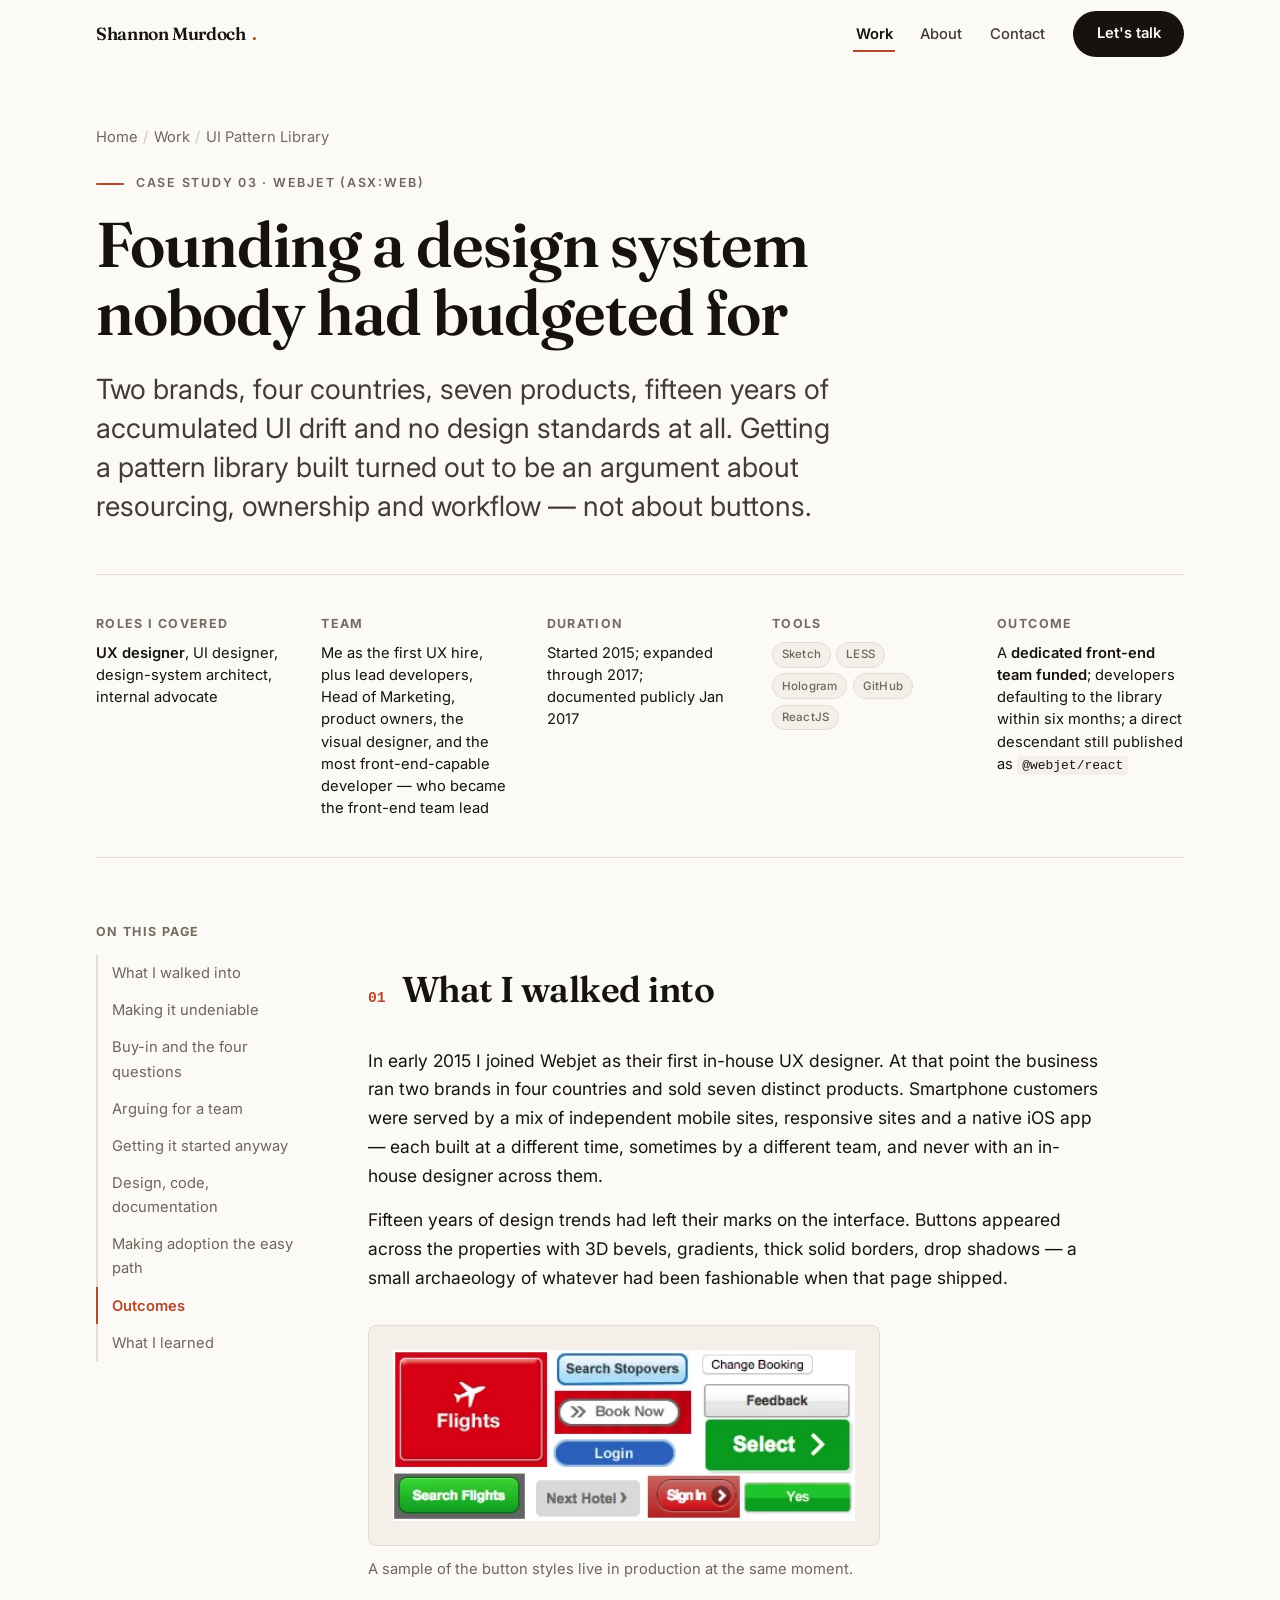
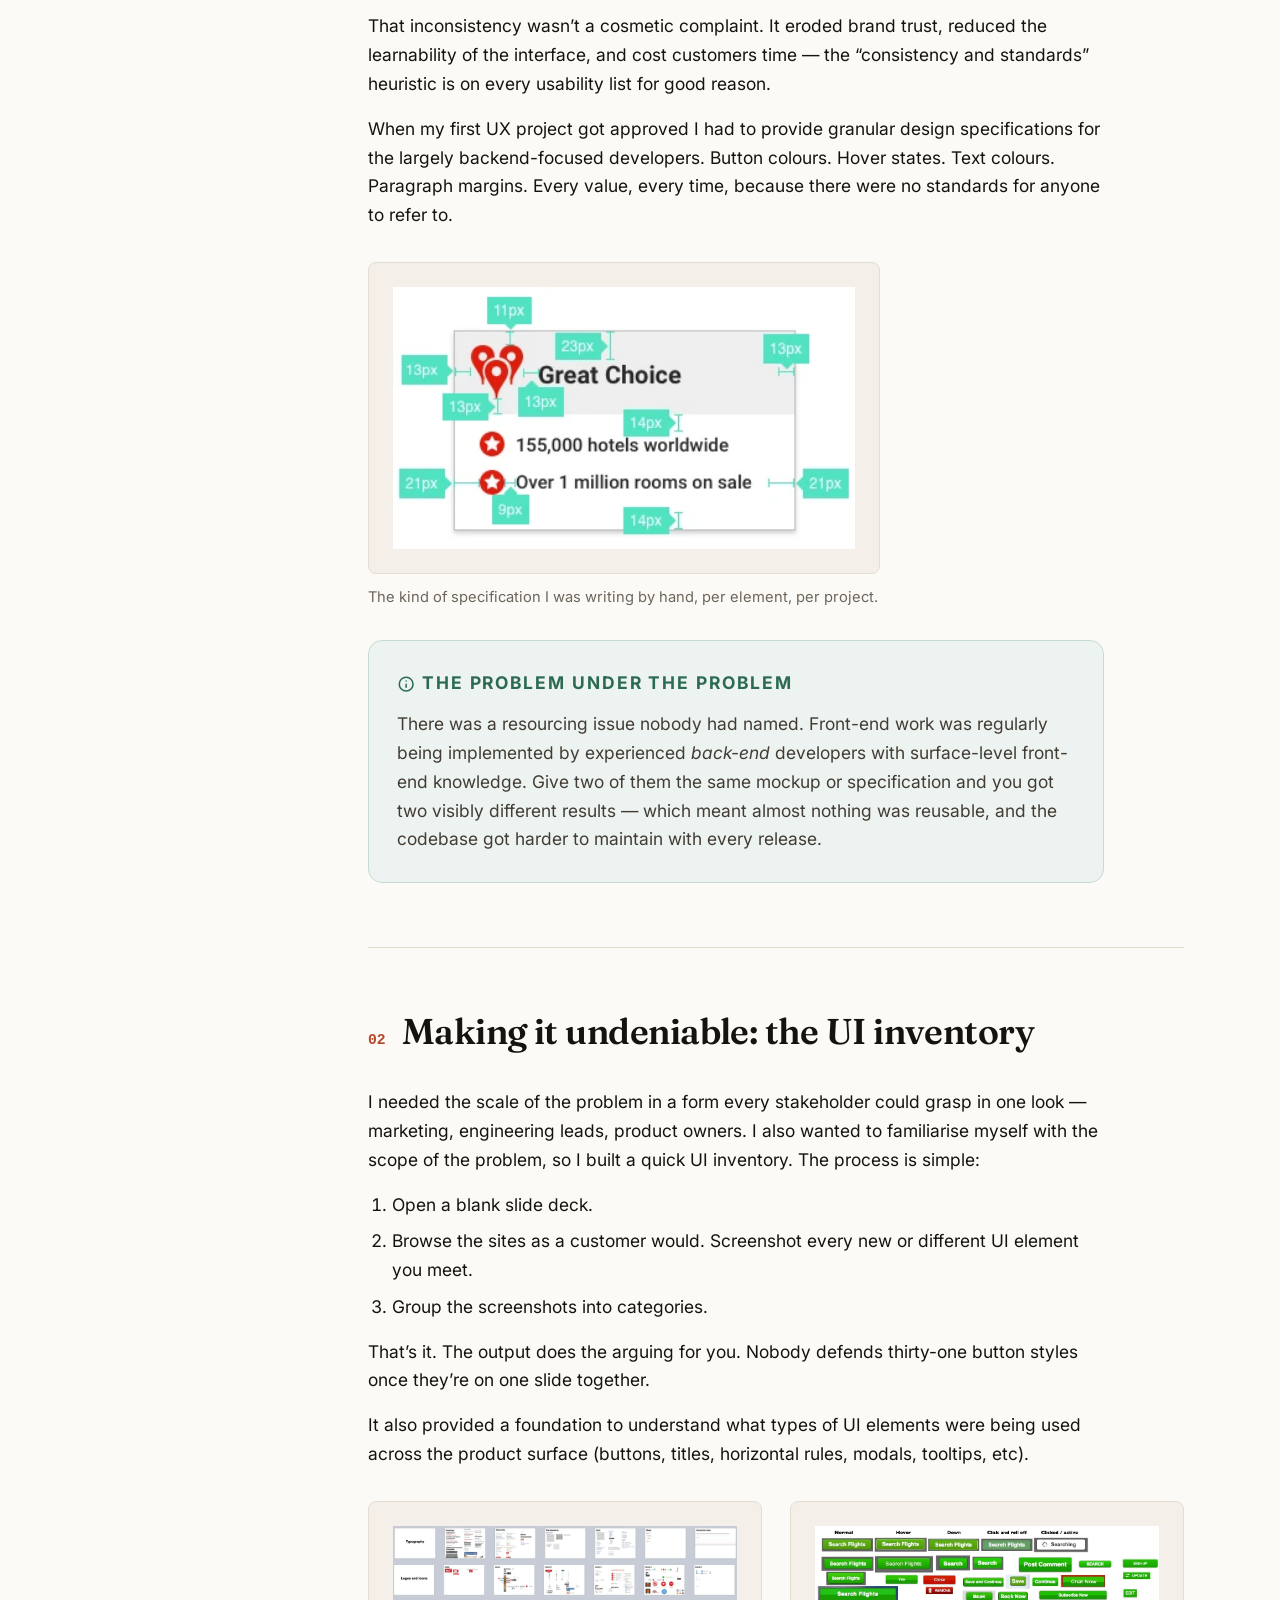
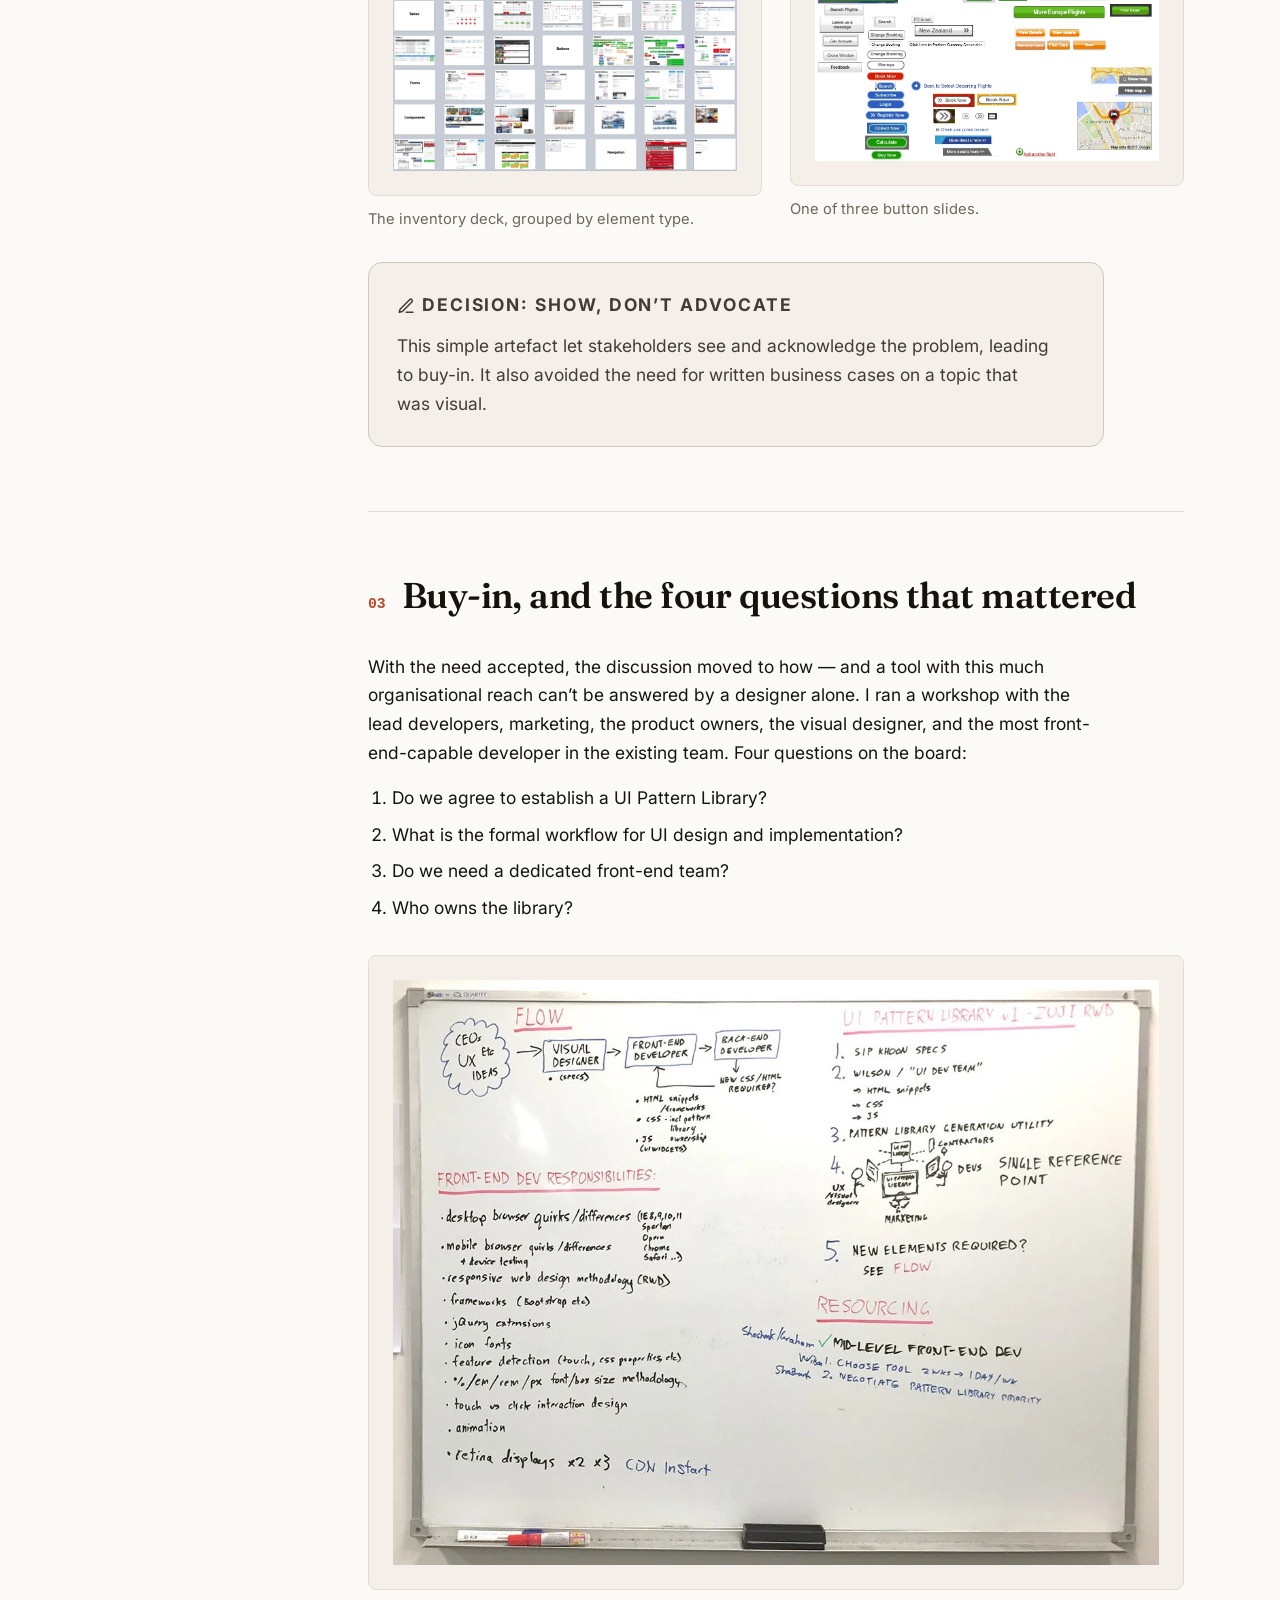
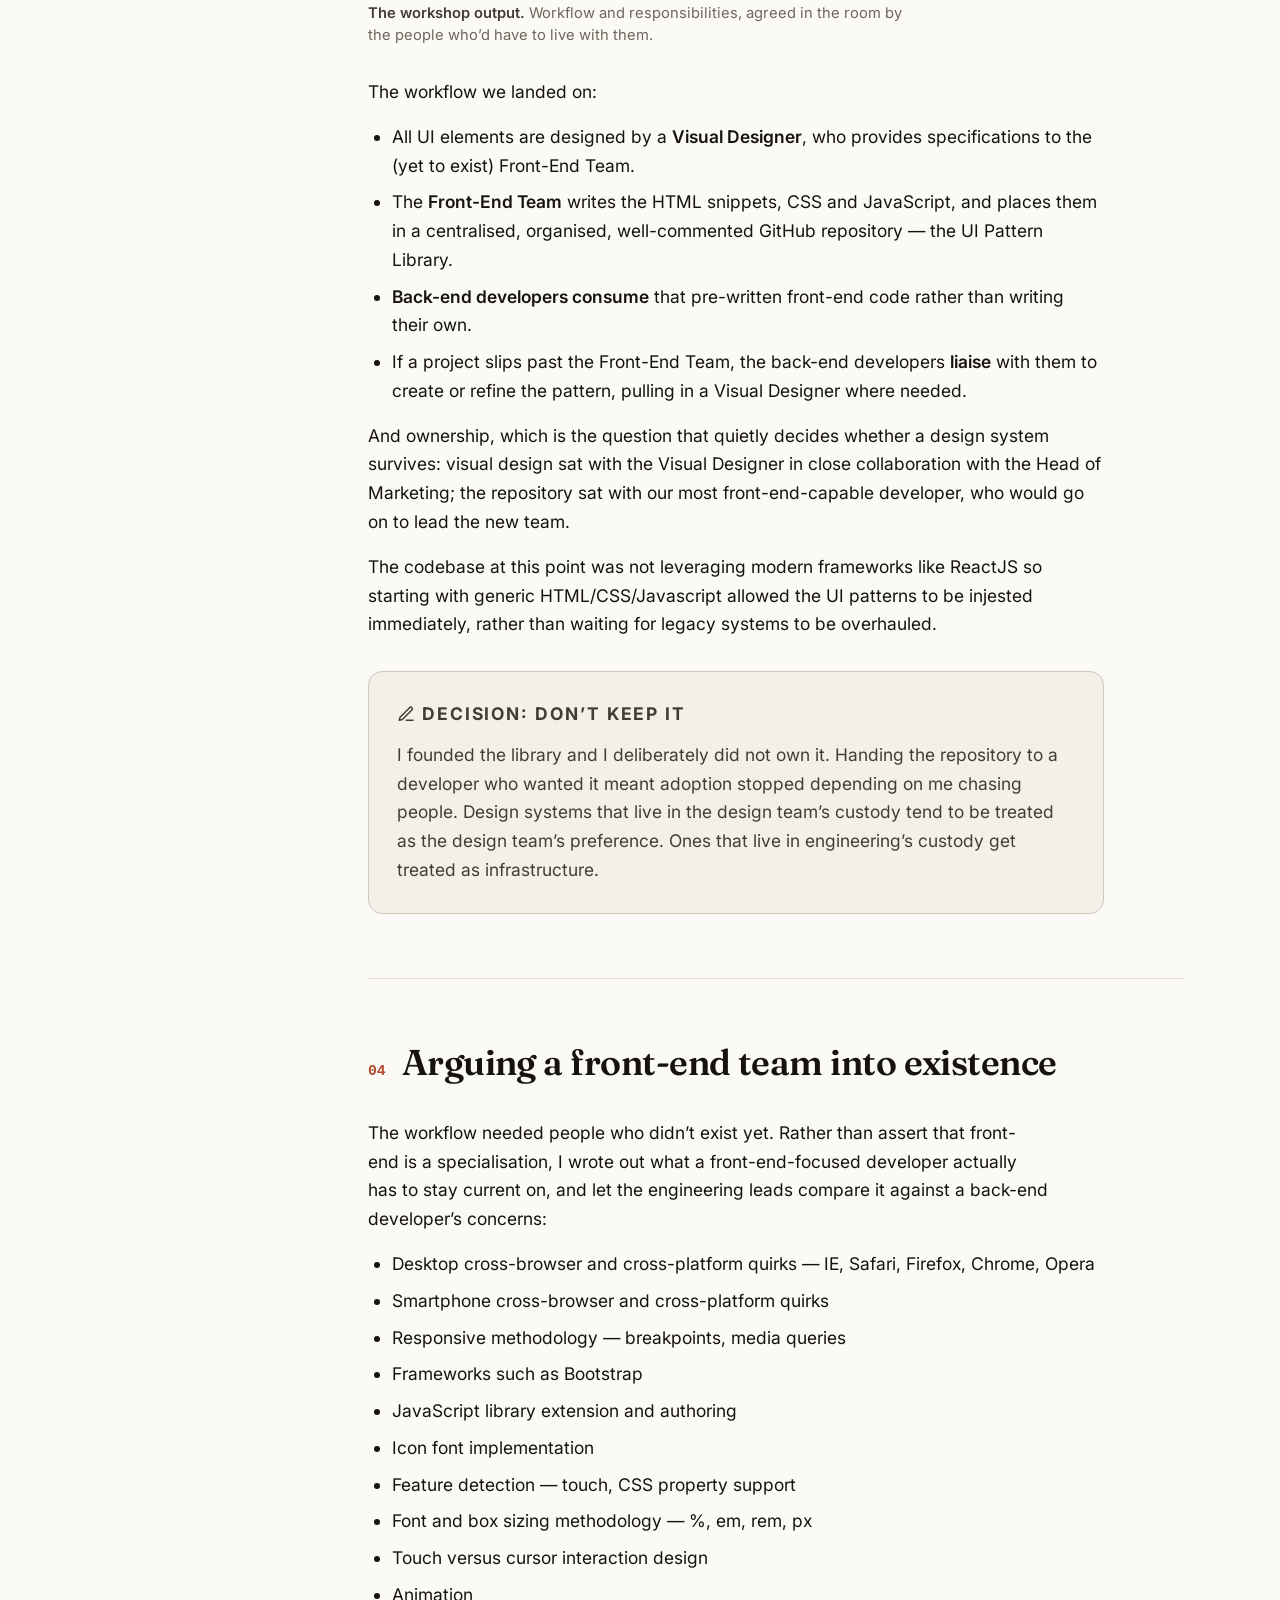
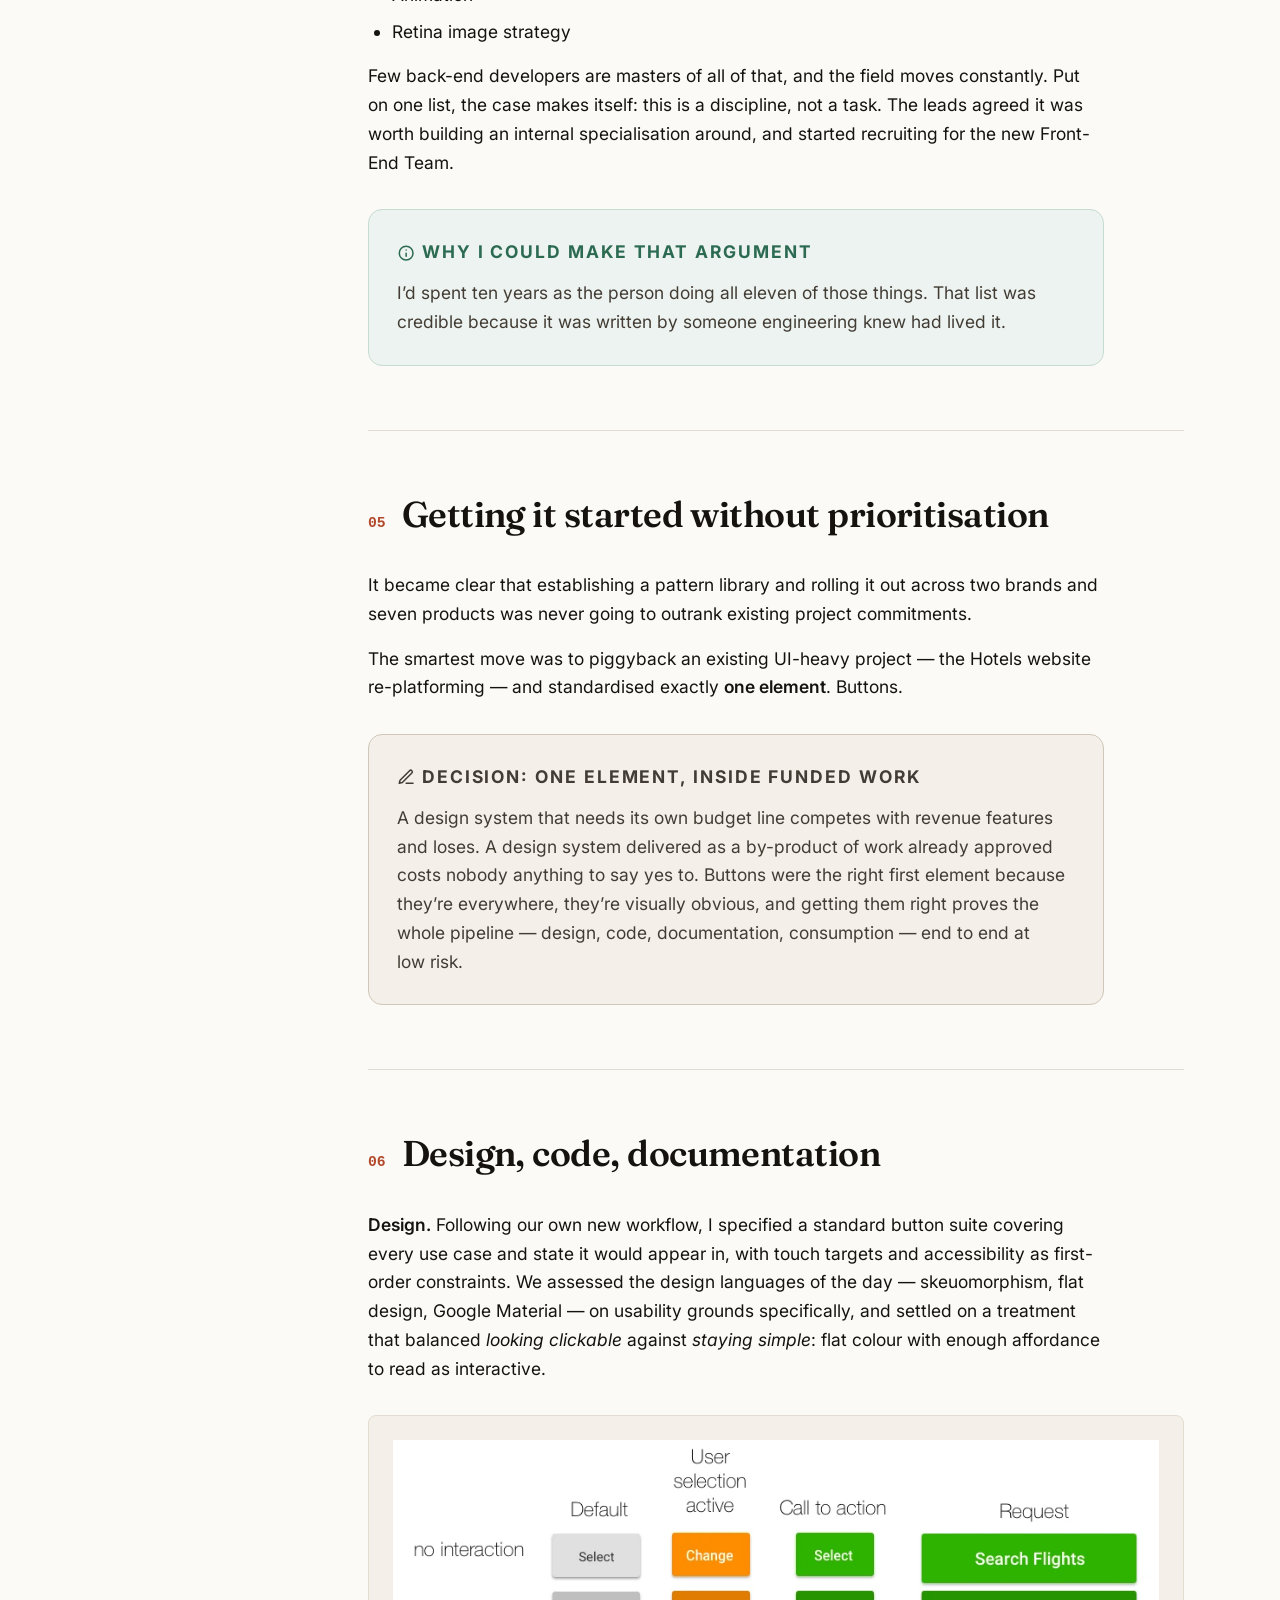
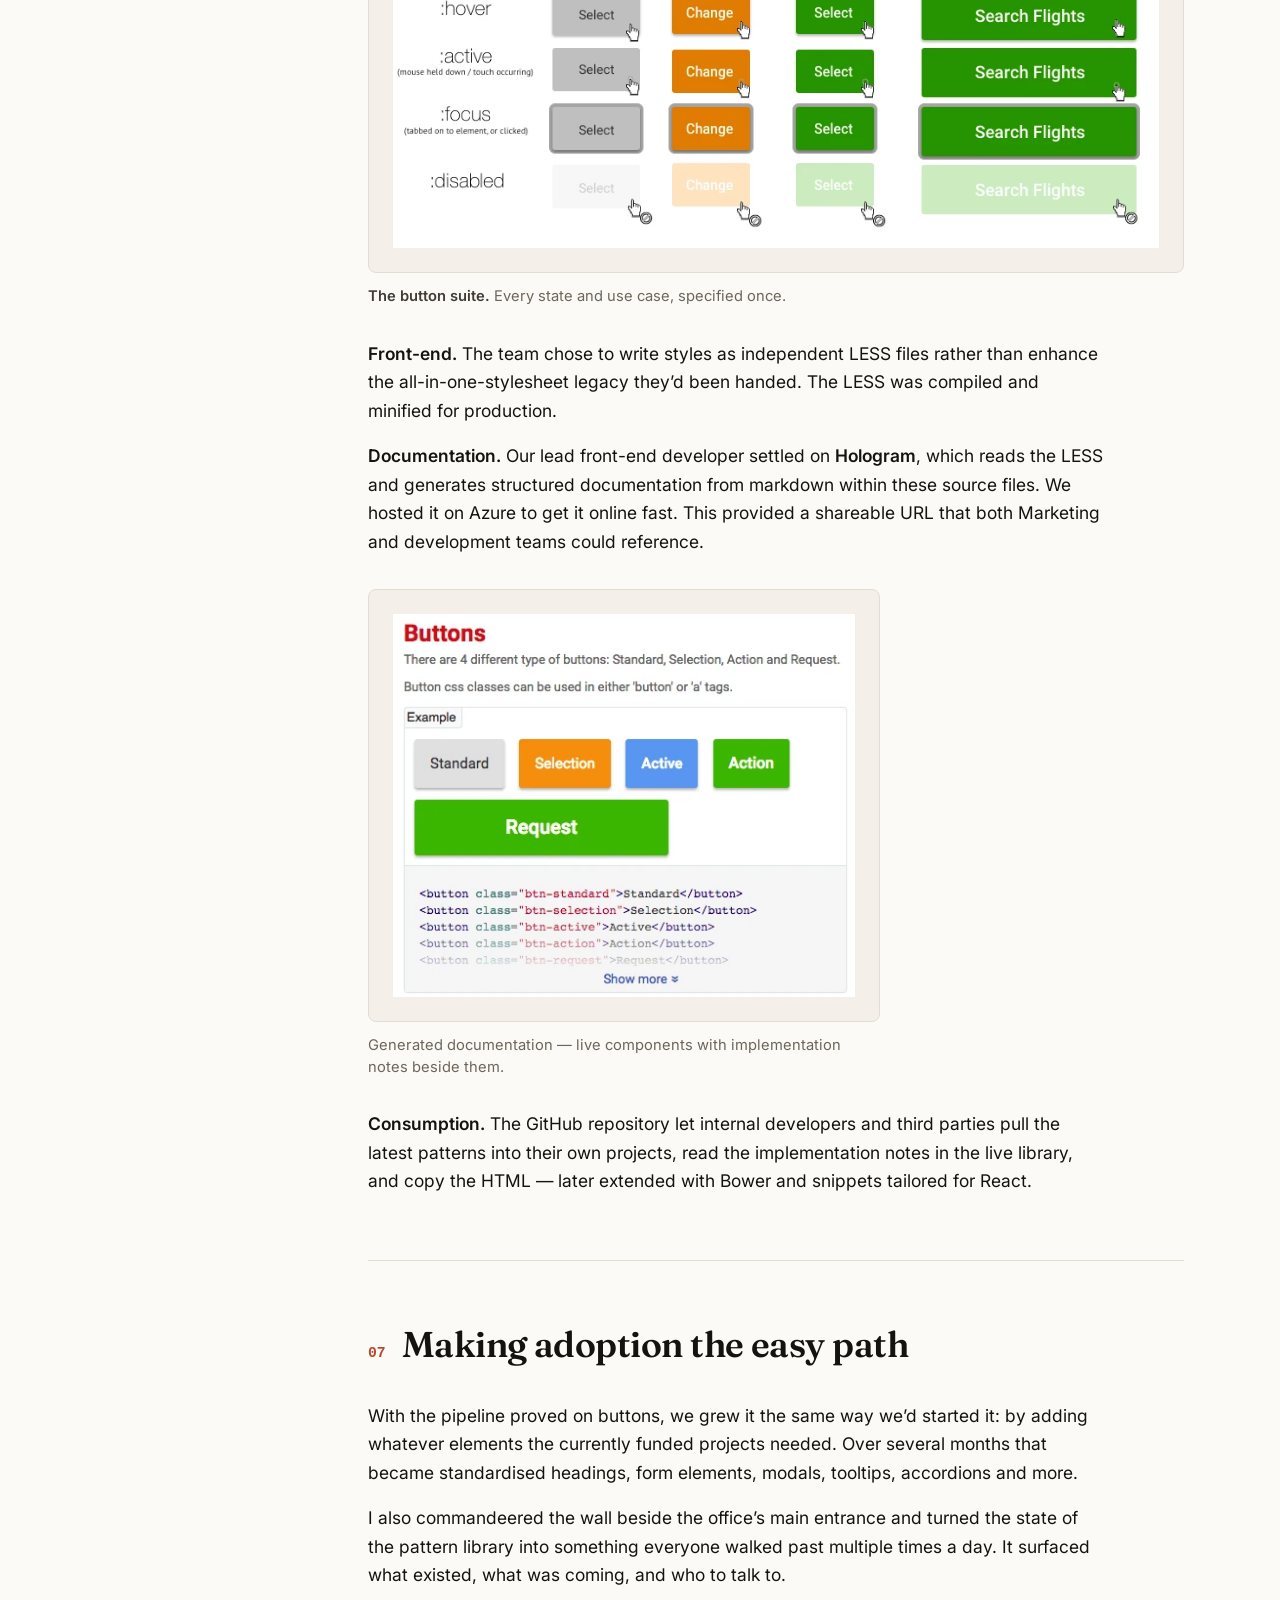
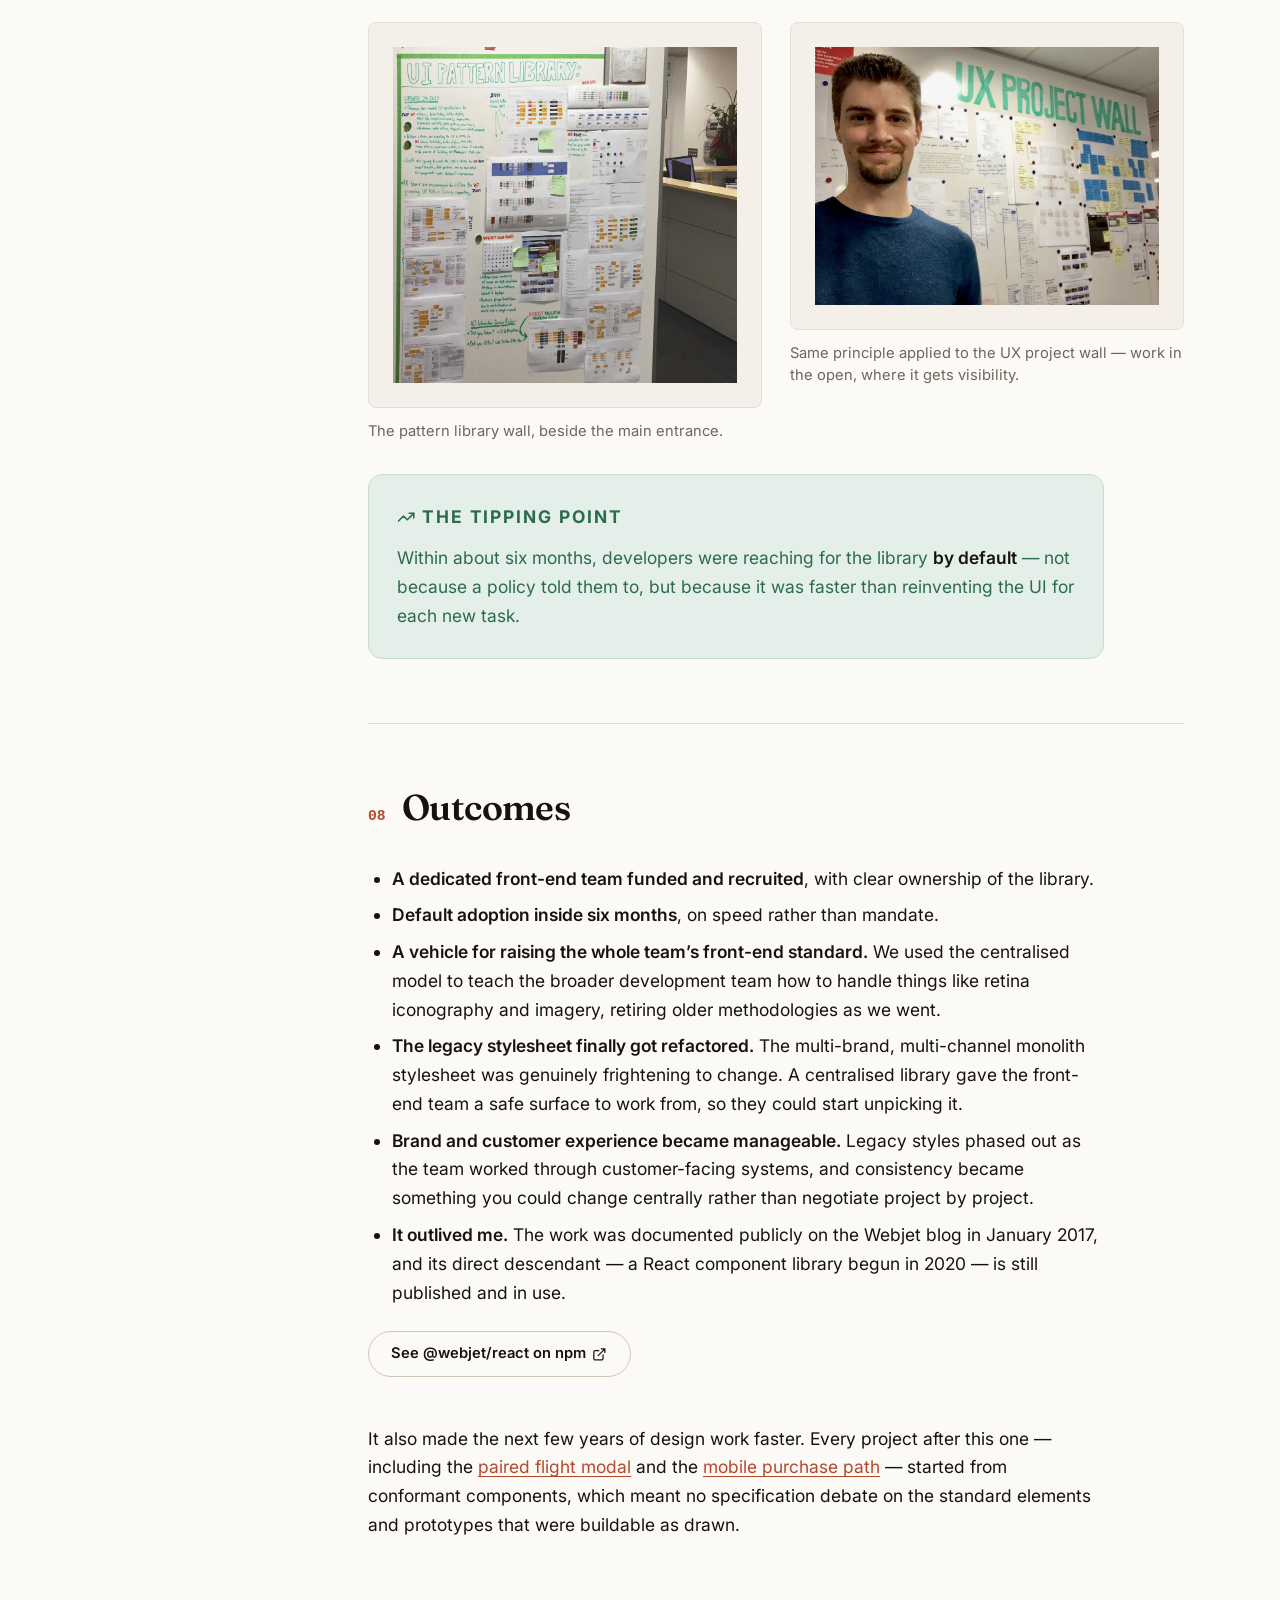
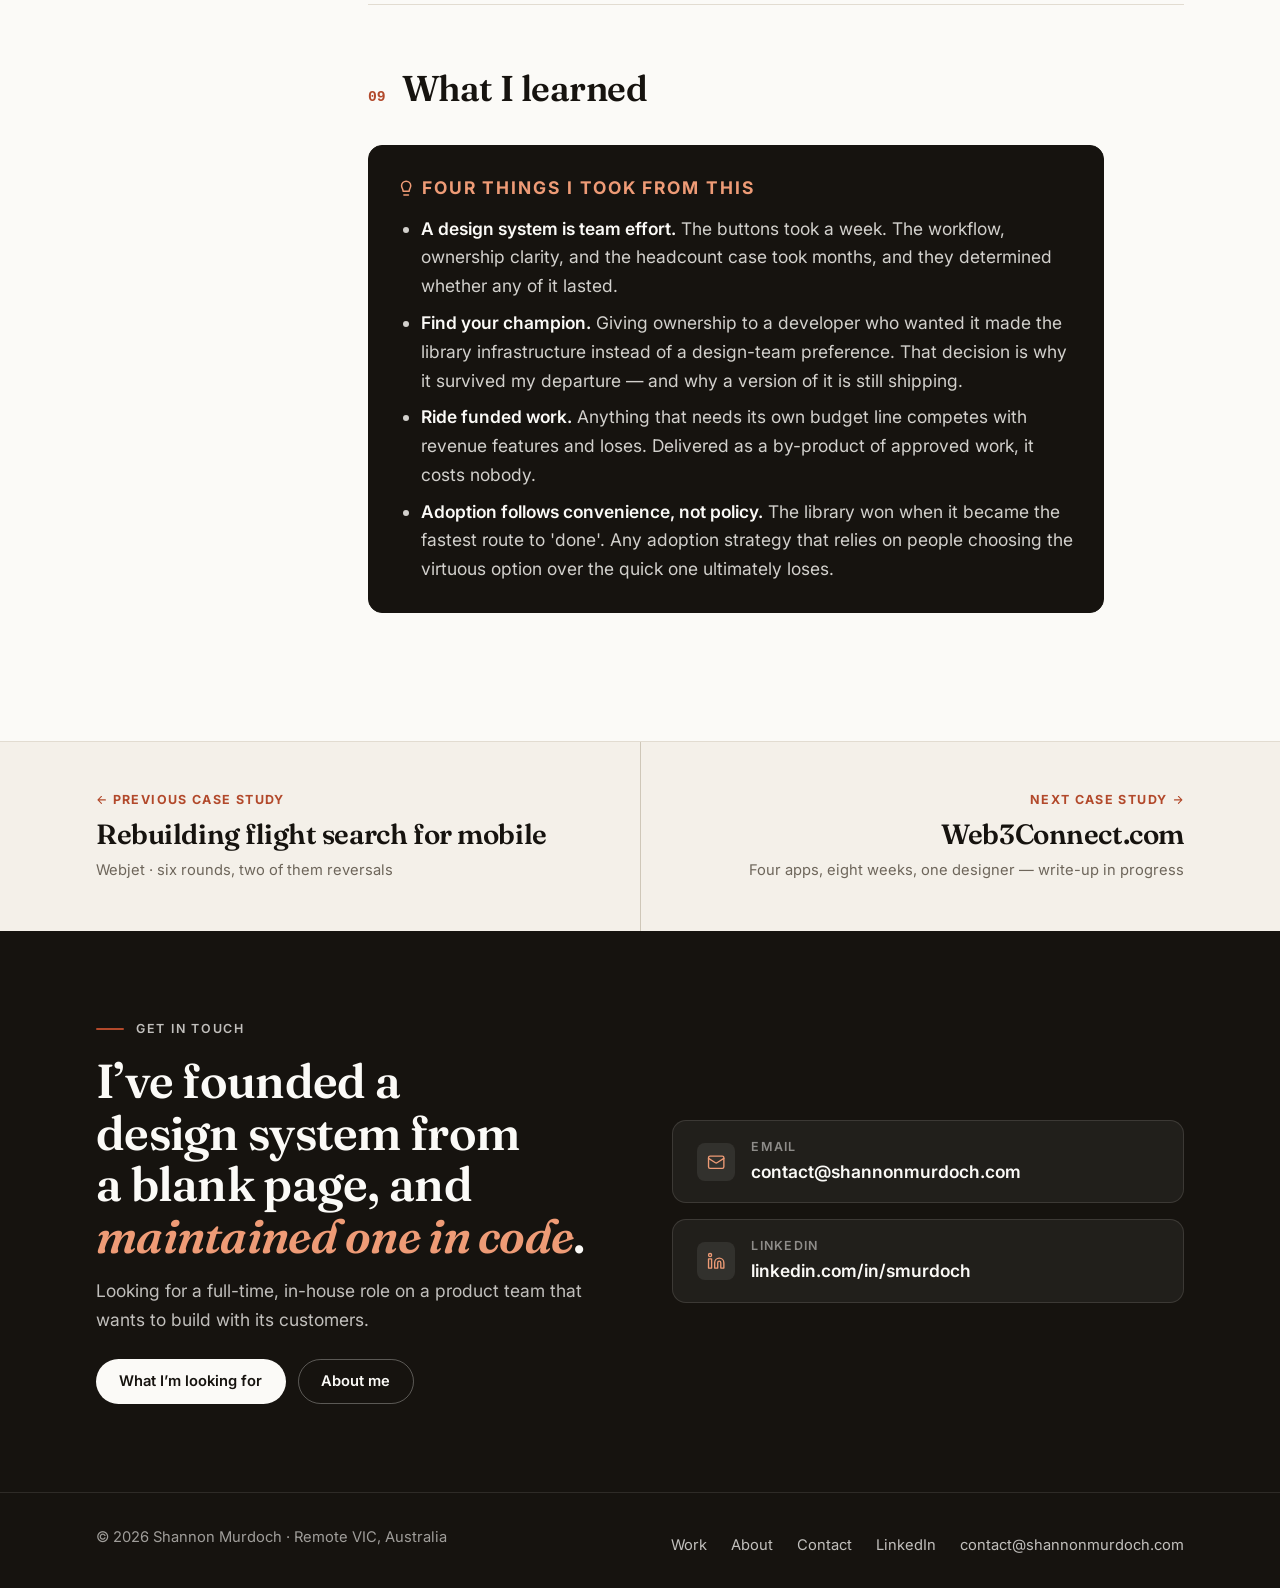
<file: work/ui-pattern-library.html>
<!DOCTYPE html>
<html lang="en" class="no-js">
<head>
<meta charset="UTF-8">
<meta name="viewport" content="width=device-width, initial-scale=1">
<title>Founding Webjet's first UI Pattern Library — Shannon Murdoch</title>
<meta name="description" content="Case study: two brands, four countries, seven products, fifteen years of UI drift and no design standards. How a slide deck of screenshots got a dedicated front-end team funded and a pattern library adopted by default within six months.">
<link rel="canonical" href="https://shannonmurdoch.com/work/ui-pattern-library.html">
<meta name="theme-color" content="#FBFAF7">
<link rel="apple-touch-icon" sizes="180x180" href="/images/favicon/apple-touch-icon.png">
<link rel="icon" type="image/png" sizes="32x32" href="/images/favicon/favicon-32x32.png">
<link rel="icon" type="image/png" sizes="16x16" href="/images/favicon/favicon-16x16.png">
<link rel="icon" href="/favicon.ico" sizes="any">
<link rel="manifest" href="/site.webmanifest">
<meta property="og:type" content="article">
<meta property="og:site_name" content="Shannon Murdoch">
<meta property="og:url" content="https://shannonmurdoch.com/work/ui-pattern-library.html">
<meta property="og:title" content="Founding Webjet's first UI Pattern Library">
<meta property="og:description" content="Getting a design system funded is an argument about resourcing, ownership and workflow — not about buttons.">
<meta property="og:image" content="https://shannonmurdoch.com/images/og-shannon-murdoch.jpg">
<meta name="twitter:card" content="summary_large_image">
<meta name="twitter:image" content="https://shannonmurdoch.com/images/og-shannon-murdoch.jpg">
<link rel="preconnect" href="https://fonts.googleapis.com">
<link rel="preconnect" href="https://fonts.gstatic.com" crossorigin>
<link href="https://fonts.googleapis.com/css2?family=Fraunces:ital,opsz,wght@0,9..144,400..700;1,9..144,400..600&amp;family=Inter:wght@400;500;600;700&amp;display=swap" rel="stylesheet">
<link rel="stylesheet" href="../style.css?v=7">
<script>document.documentElement.classList.remove('no-js');</script>
</head>
<body>
<a class="skip-link" href="#main">Skip to content</a>
<div class="progress" aria-hidden="true"><div class="progress__bar"></div></div>

<header class="site-header">
  <div class="wrap site-header__inner">
    <a class="brand" href="../index.html">Shannon Murdoch<span class="brand__dot">.</span></a>
    <button class="nav__toggle" type="button" aria-expanded="false" aria-controls="site-nav">
      <span class="visually-hidden">Menu</span>
      <svg class="icon-open" viewBox="0 0 24 24" fill="none" stroke="currentColor" stroke-width="1.75" stroke-linecap="round" aria-hidden="true"><path d="M3 6h18M3 12h18M3 18h18"/></svg>
      <svg class="icon-close" viewBox="0 0 24 24" fill="none" stroke="currentColor" stroke-width="1.75" stroke-linecap="round" aria-hidden="true"><path d="M18 6 6 18M6 6l12 12"/></svg>
    </button>
    <nav class="nav" id="site-nav" aria-label="Primary">
      <ul class="nav__list">
        <li><a class="nav__link" href="../work.html" aria-current="page">Work</a></li>
        <li><a class="nav__link" href="../about.html">About</a></li>
        <li><a class="nav__link" href="../contact.html">Contact</a></li>
      </ul>
      <a class="btn btn--primary" href="../contact.html">Let's talk</a>
    </nav>
  </div>
</header>

<main id="main">
  <article>

  <header class="cs-hero">
    <div class="wrap">
      <ol class="breadcrumb">
        <li><a href="../index.html">Home</a></li>
        <li><a href="../work.html">Work</a></li>
        <li>UI Pattern Library</li>
      </ol>
      <p class="eyebrow">Case study 03 &middot; Webjet (ASX:WEB)</p>
      <h1>Founding a design system nobody had budgeted for</h1>
      <p class="cs-hero__lede">
        Two brands, four countries, seven products, fifteen years of accumulated UI drift and no design standards at all.
        Getting a pattern library built turned out to be an argument about resourcing, ownership and workflow &mdash; not
        about buttons.
      </p>
    </div>
  </header>

  <div class="wrap">
    <dl class="cs-statbar">
      <div class="cs-stat">
        <dt>Roles I covered</dt>
        <dd><strong>UX designer</strong>, UI designer, design-system architect, internal advocate</dd>
      </div>
      <div class="cs-stat">
        <dt>Team</dt>
        <dd>Me as the first UX hire, plus lead developers, Head of Marketing, product owners, the visual designer, and
        the most front-end-capable developer &mdash; who became the front-end team lead</dd>
      </div>
      <div class="cs-stat">
        <dt>Duration</dt>
        <dd>Started 2015; expanded through 2017; documented publicly Jan 2017</dd>
      </div>
      <div class="cs-stat">
        <dt>Tools</dt>
        <dd>
          <div class="cs-stat__tags">
            <span class="chip">Sketch</span><span class="chip">LESS</span>
            <span class="chip">Hologram</span><span class="chip">GitHub</span><span class="chip">ReactJS</span>
          </div>
        </dd>
      </div>
      <div class="cs-stat">
        <dt>Outcome</dt>
        <dd>A <strong>dedicated front-end team funded</strong>; developers defaulting to the library within six months;
        a direct descendant still published as <code>@webjet/react</code></dd>
      </div>
    </dl>
  </div>

  <div class="wrap section section--tight">
    <div class="cs-layout">

      <aside class="toc" aria-label="On this page">
        <p class="toc__label">On this page</p>
        <ul>
          <li><a href="#situation">What I walked into</a></li>
          <li><a href="#visible">Making it undeniable</a></li>
          <li><a href="#buyin">Buy-in and the four questions</a></li>
          <li><a href="#resourcing">Arguing for a team</a></li>
          <li><a href="#prioritisation">Getting it started anyway</a></li>
          <li><a href="#build">Design, code, documentation</a></li>
          <li><a href="#adoption">Making adoption the easy path</a></li>
          <li><a href="#outcomes">Outcomes</a></li>
          <li><a href="#learned">What I learned</a></li>
        </ul>
      </aside>

      <div>

        <!-- 01 -->
        <section class="cs-chapter" id="situation">
          <div class="cs-chapter__head">
            <span class="cs-chapter__num">01</span>
            <h2>What I walked into</h2>
          </div>
          <div class="cs-body">
            <p>In early 2015 I joined Webjet as their first in-house UX designer. At that point the business ran two
            brands in four countries and sold seven distinct products. Smartphone customers were served by a mix of
            independent mobile sites, responsive sites and a native iOS app &mdash; each built at a different time,
            sometimes by a different team, and never with an in-house designer across them.</p>
            <p>Fifteen years of design trends had left their marks on the interface. Buttons appeared across the
            properties with 3D bevels, gradients, thick solid borders, drop shadows &mdash; a small archaeology of
            whatever had been fashionable when that page shipped.</p>
          </div>

          <figure class="figure figure--wash figure--sm">
            <img src="../images/work/ui-pattern-library/01-inconsistent-buttons.webp" width="417" height="155" alt="A row of Webjet buttons in wildly different styles: bevelled, gradient, thick-bordered, drop-shadowed and flat." loading="lazy" decoding="async">
            <figcaption>A sample of the button styles live in production at the same moment.</figcaption>
          </figure>

          <div class="cs-body mt-6">
            <p>That inconsistency wasn&rsquo;t a cosmetic complaint. It eroded brand trust, reduced the learnability of
            the interface, and cost customers time &mdash; the &ldquo;consistency and standards&rdquo; heuristic is on
            every usability list for good reason.</p>
            <p>When my first UX project got approved I had to provide granular design specifications for the largely backend-focused developers.
            Button colours. Hover states. Text colours. Paragraph margins. Every value, every time, because there were
            no standards for anyone to refer to.</p>
          </div>

          <figure class="figure figure--wash figure--sm">
            <img src="../images/work/ui-pattern-library/02-manual-design-specs.webp" width="373" height="212" alt="A hand-built design specification annotating colours, padding and font sizes on a UI element." loading="lazy" decoding="async">
            <figcaption>The kind of specification I was writing by hand, per element, per project.</figcaption>
          </figure>

          <div class="callout callout--insight">
            <p class="callout__label">
              <svg viewBox="0 0 24 24" fill="none" stroke="currentColor" stroke-width="2" stroke-linecap="round" stroke-linejoin="round" aria-hidden="true"><circle cx="12" cy="12" r="9"/><path d="M12 16v-4M12 8h.01"/></svg>
              The problem under the problem
            </p>
            <p>There was a resourcing issue nobody had named. Front-end work was regularly being implemented by
            experienced <em>back-end</em> developers with surface-level front-end knowledge. Give two of them the same
            mockup or specification and you got two visibly different results &mdash; which meant almost nothing was reusable, and
            the codebase got harder to maintain with every release. </p>
          </div>
        </section>

        <!-- 02 -->
        <section class="cs-chapter" id="visible">
          <div class="cs-chapter__head">
            <span class="cs-chapter__num">02</span>
            <h2>Making it undeniable: the UI inventory</h2>
          </div>
          <div class="cs-body">
            <p>I needed the scale of the problem in a form every stakeholder could grasp in one look &mdash; marketing,
            engineering leads, product owners. I also wanted to familiarise myself with the scope of the problem, so I built a quick UI inventory. The process is simple:</p>
            <ol>
              <li>Open a blank slide deck.</li>
              <li>Browse the sites as a customer would. Screenshot every new or different UI element you meet.</li>
              <li>Group the screenshots into categories.</li>
            </ol>
            <p>That&rsquo;s it. The output does the arguing for you. Nobody defends thirty-one button styles once
            they&rsquo;re on one slide together.</p>
            <p>It also provided a foundation to understand what types of UI elements were being used across the product surface (buttons, titles, horizontal rules, modals, tooltips, etc).</p>
          </div>

          <div class="figure-row">
            <figure class="figure figure--wash">
              <img src="../images/work/ui-pattern-library/03-ui-inventory-slides.webp" width="1020" height="728" alt="Slide deck grid showing dozens of UI inventory slides grouped by element category." loading="lazy" decoding="async">
              <figcaption>The inventory deck, grouped by element type.</figcaption>
            </figure>
            <figure class="figure figure--wash">
              <img src="../images/work/ui-pattern-library/04-ui-inventory-buttons.webp" width="1021" height="697" alt="A single inventory slide filled with every distinct button style found across Webjet's properties." loading="lazy" decoding="async">
              <figcaption>One of three button slides.</figcaption>
            </figure>
          </div>

          <div class="callout callout--decision">
            <p class="callout__label">
              <svg viewBox="0 0 24 24" fill="none" stroke="currentColor" stroke-width="2" stroke-linecap="round" stroke-linejoin="round" aria-hidden="true"><path d="M12 20h9M16.5 3.5a2.12 2.12 0 0 1 3 3L7 19l-4 1 1-4Z"/></svg>
              Decision: show, don&rsquo;t advocate
            </p>
            <p>This simple artefact let stakeholders see and acknowledge the problem, leading to buy-in. It also avoided the need for written business cases on a topic that was visual.</p>
          </div>
        </section>

        <!-- 03 -->
        <section class="cs-chapter" id="buyin">
          <div class="cs-chapter__head">
            <span class="cs-chapter__num">03</span>
            <h2>Buy-in, and the four questions that mattered</h2>
          </div>
          <div class="cs-body">
            <p>With the need accepted, the discussion moved to how &mdash; and a tool with this much organisational reach
            can&rsquo;t be answered by a designer alone. I ran a workshop with the lead developers, marketing, the product
            owners, the visual designer, and the most front-end-capable developer in the existing team. Four questions on
            the board:</p>
            <ol>
              <li>Do we agree to establish a UI Pattern Library?</li>
              <li>What is the formal workflow for UI design and implementation?</li>
              <li>Do we need a dedicated front-end team?</li>
              <li>Who owns the library?</li>
            </ol>
          </div>

          <figure class="figure figure--wash">
            <img src="../images/work/ui-pattern-library/05-stakeholder-workshop-whiteboard.webp" width="1126" height="860" alt="Whiteboard from the stakeholder workshop mapping the UI Pattern Library workflow and responsibilities." loading="lazy" decoding="async">
            <figcaption><strong>The workshop output.</strong> Workflow and responsibilities, agreed in the room by the
            people who&rsquo;d have to live with them.</figcaption>
          </figure>

          <div class="cs-body mt-6">
            <p>The workflow we landed on:</p>
            <ul>
              <li>All UI elements are designed by a <strong>Visual Designer</strong>, who provides specifications to the
              (yet to exist) Front-End Team.</li>
              <li>The <strong>Front-End Team</strong> writes the HTML snippets, CSS and JavaScript, and places them in a
              centralised, organised, well-commented GitHub repository &mdash; the UI Pattern Library.</li>
              <li><strong>Back-end developers consume</strong> that pre-written front-end code rather than writing their
              own.</li>
              <li>If a project slips past the Front-End Team, the back-end developers <strong>liaise</strong> with them
              to create or refine the pattern, pulling in a Visual Designer where needed.</li>
            </ul>
            <p>And ownership, which is the question that quietly decides whether a design system survives:
            visual design sat with the Visual Designer in close collaboration with the Head of Marketing; the repository
            sat with our most front-end-capable developer, who would go on to lead the new team.</p>
            <p>The codebase at this point was not leveraging modern frameworks like ReactJS so starting with generic HTML/CSS/Javascript allowed the UI patterns to be injested immediately, rather than waiting for legacy systems to be overhauled.</p>
          </div>

          <div class="callout callout--decision">
            <p class="callout__label">
              <svg viewBox="0 0 24 24" fill="none" stroke="currentColor" stroke-width="2" stroke-linecap="round" stroke-linejoin="round" aria-hidden="true"><path d="M12 20h9M16.5 3.5a2.12 2.12 0 0 1 3 3L7 19l-4 1 1-4Z"/></svg>
              Decision: don&rsquo;t keep it
            </p>
            <p>I founded the library and I deliberately did not own it. Handing the repository to a developer who wanted
            it meant adoption stopped depending on me chasing people.
            Design systems that live in the design team&rsquo;s custody tend to be treated as the design team&rsquo;s
            preference. Ones that live in engineering&rsquo;s custody get treated as infrastructure.</p>
          </div>
        </section>

        <!-- 04 -->
        <section class="cs-chapter" id="resourcing">
          <div class="cs-chapter__head">
            <span class="cs-chapter__num">04</span>
            <h2>Arguing a front-end team into existence</h2>
          </div>
          <div class="cs-body">
            <p>The workflow needed people who didn&rsquo;t exist yet. Rather than assert that front-end is a
            specialisation, I wrote out what a front-end-focused developer actually has to stay current on, and let the
            engineering leads compare it against a back-end developer&rsquo;s concerns:</p>
            <ul>
              <li>Desktop cross-browser and cross-platform quirks &mdash; IE, Safari, Firefox, Chrome, Opera</li>
              <li>Smartphone cross-browser and cross-platform quirks</li>
              <li>Responsive methodology &mdash; breakpoints, media queries</li>
              <li>Frameworks such as Bootstrap</li>
              <li>JavaScript library extension and authoring</li>
              <li>Icon font implementation</li>
              <li>Feature detection &mdash; touch, CSS property support</li>
              <li>Font and box sizing methodology &mdash; %, em, rem, px</li>
              <li>Touch versus cursor interaction design</li>
              <li>Animation</li>
              <li>Retina image strategy</li>
            </ul>
            <p>Few back-end developers are masters of all of that, and the field moves constantly. Put on one list, the
            case makes itself: this is a discipline, not a task. The leads agreed it was worth building an internal
            specialisation around, and started recruiting for the new Front-End Team.</p>
          </div>

          <div class="callout callout--insight">
            <p class="callout__label">
              <svg viewBox="0 0 24 24" fill="none" stroke="currentColor" stroke-width="2" stroke-linecap="round" stroke-linejoin="round" aria-hidden="true"><circle cx="12" cy="12" r="9"/><path d="M12 16v-4M12 8h.01"/></svg>
              Why I could make that argument
            </p>
            <p>I&rsquo;d spent ten years as the person doing all eleven of those things. That list was credible because it
            was written by someone engineering knew had lived it.</p>
          </div>
        </section>

        <!-- 05 -->
        <section class="cs-chapter" id="prioritisation">
          <div class="cs-chapter__head">
            <span class="cs-chapter__num">05</span>
            <h2>Getting it started without prioritisation</h2>
          </div>
          <div class="cs-body">
            <p>It became clear that establishing a pattern library and rolling it out
            across two brands and seven products was never going to outrank existing project commitments.</p>
            <p>The smartest move was to piggyback an existing UI-heavy project &mdash; the Hotels website
            re-platforming &mdash; and standardised exactly <strong>one element</strong>. Buttons.</p>
          </div>

          <div class="callout callout--decision">
            <p class="callout__label">
              <svg viewBox="0 0 24 24" fill="none" stroke="currentColor" stroke-width="2" stroke-linecap="round" stroke-linejoin="round" aria-hidden="true"><path d="M12 20h9M16.5 3.5a2.12 2.12 0 0 1 3 3L7 19l-4 1 1-4Z"/></svg>
              Decision: one element, inside funded work
            </p>
            <p>A design system that needs its own budget line competes with revenue features and loses. A design system
            delivered as a by-product of work already approved costs nobody anything to say yes to. Buttons were the
            right first element because they&rsquo;re everywhere, they&rsquo;re visually obvious, and getting them right
            proves the whole pipeline &mdash; design, code, documentation, consumption &mdash; end to end at low risk.</p>
          </div>
        </section>

        <!-- 06 -->
        <section class="cs-chapter" id="build">
          <div class="cs-chapter__head">
            <span class="cs-chapter__num">06</span>
            <h2>Design, code, documentation</h2>
          </div>
          <div class="cs-body">
            <p><strong>Design.</strong> Following our own new workflow, I specified a standard button suite covering every
            use case and state it would appear in, with touch targets and accessibility as first-order constraints. We assessed the design languages of the day &mdash; skeuomorphism, flat design, Google
            Material &mdash; on usability grounds specifically, and settled on a treatment that balanced <em>looking
            clickable</em> against <em>staying simple</em>: flat colour with enough affordance to read as interactive.</p>
          </div>

          <figure class="figure figure--wash">
            <img src="../images/work/ui-pattern-library/06-button-suite-spec.webp" width="884" height="471" alt="The standardised Webjet button suite showing primary, secondary and tertiary styles across sizes and states." loading="lazy" decoding="async">
            <figcaption><strong>The button suite.</strong> Every state and use case, specified once.</figcaption>
          </figure>

          <div class="cs-body mt-6">
            <p><strong>Front-end.</strong> The team chose to write styles as independent LESS files rather than enhance
            the all-in-one-stylesheet legacy they&rsquo;d been handed. The LESS was compiled and minified for production.</p>
            <p><strong>Documentation.</strong>  Our lead front-end developer settled on <strong>Hologram</strong>, which reads the LESS and generates structured documentation from markdown within these source files. We hosted it on Azure to get it
            online fast. This provided a shareable URL that both Marketing and development teams could reference.</p>
          </div>

          <figure class="figure figure--wash figure--sm">
            <img src="../images/work/ui-pattern-library/07-hologram-documentation.webp" width="473" height="392" alt="Hologram-generated documentation page showing button variants alongside implementation notes." loading="lazy" decoding="async">
            <figcaption>Generated documentation &mdash; live components with implementation notes beside them.</figcaption>
          </figure>

          <div class="cs-body mt-6">
            <p><strong>Consumption.</strong> The GitHub repository let internal developers and third parties pull the
            latest patterns into their own projects, read the implementation notes in the live library, and copy the HTML
            &mdash; later extended with Bower and snippets tailored for React.</p>
          </div>
        </section>

        <!-- 07 -->
        <section class="cs-chapter" id="adoption">
          <div class="cs-chapter__head">
            <span class="cs-chapter__num">07</span>
            <h2>Making adoption the easy path</h2>
          </div>
          <div class="cs-body">
            <p>With the pipeline proved on buttons, we grew it the same way we&rsquo;d started it: by adding whatever
            elements the currently funded projects needed. Over several months that became standardised headings, form
            elements, modals, tooltips, accordions and more.</p>
            <p>I also commandeered the wall beside the office&rsquo;s main entrance and turned the state of the pattern
            library into something everyone walked past multiple times a day. It surfaced
            what existed, what was coming, and who to talk to.</p>
          </div>

          <div class="figure-row">
            <figure class="figure figure--wash">
              <img src="../images/work/ui-pattern-library/08-pattern-library-wall.webp" width="1000" height="977" alt="The UI Pattern Library wall beside the office entrance, showing printed components and status." loading="lazy" decoding="async">
              <figcaption>The pattern library wall, beside the main entrance.</figcaption>
            </figure>
            <figure class="figure figure--wash">
              <img src="../images/artefacts/ux-project-wall.webp" width="1200" height="900" alt="Shannon Murdoch standing in front of the Webjet UX project wall covered in printed screens and annotations." loading="lazy" decoding="async">
              <figcaption>Same principle applied to the UX project wall &mdash; work in the open, where it gets
              visibility.</figcaption>
            </figure>
          </div>

          

          <div class="callout callout--outcome">
            <p class="callout__label">
              <svg viewBox="0 0 24 24" fill="none" stroke="currentColor" stroke-width="2" stroke-linecap="round" stroke-linejoin="round" aria-hidden="true"><path d="M22 7 13.5 15.5l-5-5L2 17"/><path d="M16 7h6v6"/></svg>
              The tipping point
            </p>
            <p>Within about six months, developers were reaching for the library <strong>by default</strong> &mdash; not
            because a policy told them to, but because it was faster than reinventing the UI for each new task. </p>
          </div>
        </section>

        <!-- 08 -->
        <section class="cs-chapter" id="outcomes">
          <div class="cs-chapter__head">
            <span class="cs-chapter__num">08</span>
            <h2>Outcomes</h2>
          </div>
          <div class="cs-body">
            <ul>
              <li><strong>A dedicated front-end team funded and recruited</strong>, with clear ownership of the library.</li>
              <li><strong>Default adoption inside six months</strong>, on speed rather than mandate.</li>
              <li><strong>A vehicle for raising the whole team&rsquo;s front-end standard.</strong> We used the
              centralised model to teach the broader development team how to handle things like retina iconography and
              imagery, retiring older methodologies as we went.</li>
              <li><strong>The legacy stylesheet finally got refactored.</strong> The multi-brand, multi-channel
              monolith stylesheet was genuinely frightening to change. A
              centralised library gave the front-end team a safe surface to work from, so they could start unpicking it.</li>
              <li><strong>Brand and customer experience became manageable.</strong> Legacy styles phased out as the team
              worked through customer-facing systems, and consistency became something you could change centrally rather
              than negotiate project by project.</li>
              <li><strong>It outlived me.</strong> The work was documented publicly on the Webjet blog in January 2017,
              and its direct descendant &mdash; a React component library begun in 2020 &mdash; is still published and in
              use.</li>
            </ul>
            <div class="btn-row mt-5">
              <a class="btn btn--ghost" href="https://www.npmjs.com/package/@webjet/react?activeTab=readme" target="_blank" rel="noopener noreferrer">
                See @webjet/react on npm
                <svg viewBox="0 0 24 24" fill="none" stroke="currentColor" stroke-width="2" stroke-linecap="round" stroke-linejoin="round" aria-hidden="true"><path d="M18 13v6a2 2 0 0 1-2 2H5a2 2 0 0 1-2-2V8a2 2 0 0 1 2-2h6"/><path d="M15 3h6v6M10 14 21 3"/></svg>
              </a>
            </div>
          </div>

          <div class="cs-body mt-7">
            <p>It also made the next few years of design work faster. Every project after this one &mdash; including the
            <a href="paired-flight-modal.html">paired flight modal</a> and the
            <a href="mobile-flight-purchase-path.html">mobile purchase path</a> &mdash; started from conformant
            components, which meant no specification debate on the standard elements and prototypes that were buildable
            as drawn.</p>
          </div>
        </section>

        <!-- 09 -->
        <section class="cs-chapter" id="learned">
          <div class="cs-chapter__head">
            <span class="cs-chapter__num">09</span>
            <h2>What I learned</h2>
          </div>

          <div class="callout callout--learn">
            <p class="callout__label">
              <svg viewBox="0 0 24 24" fill="none" stroke="currentColor" stroke-width="2" stroke-linecap="round" stroke-linejoin="round" aria-hidden="true"><path d="M12 3a6 6 0 0 0-6 6c0 2 1 3 1.5 4.5.3.9.5 1.5.5 2.5h8c0-1 .2-1.6.5-2.5C17 12 18 11 18 9a6 6 0 0 0-6-6Z"/><path d="M9 21h6"/></svg>
              Four things I took from this
            </p>
            <ul>
              <li><strong>A design system is team effort.</strong>
              The buttons took a week. The workflow, ownership clarity, and the headcount case took months, and they
               determined whether any of it lasted.</li>
              
              <li><strong>Find your champion.</strong> Giving ownership to a developer who wanted it made the
              library infrastructure instead of a design-team preference. That decision is why it survived my
              departure &mdash; and why a version of it is still shipping.</li>
              <li><strong>Ride funded work.</strong> Anything that needs its own budget line competes with revenue
              features and loses. Delivered as a by-product of approved work, it costs nobody.</li>
              <li><strong>Adoption follows convenience, not policy.</strong> The library won when it became the fastest
              route to 'done'. Any adoption strategy that relies on people choosing the virtuous option over the quick one
              ultimately loses.</li>
            </ul>
          </div>
        </section>

      </div>
    </div>
  </div>
  </article>

  <nav class="cs-nav" aria-label="Case study navigation">
    <div class="cs-nav__inner">
      <a class="cs-nav__link cs-nav__link--prev" href="mobile-flight-purchase-path.html">
        <span class="cs-nav__dir">
          <svg viewBox="0 0 24 24" fill="none" stroke="currentColor" stroke-width="2.25" stroke-linecap="round" stroke-linejoin="round" aria-hidden="true"><path d="M19 12H5M11 19l-7-7 7-7"/></svg>
          Previous case study
        </span>
        <span class="cs-nav__title">Rebuilding flight search for mobile</span>
        <span class="cs-nav__meta">Webjet &middot; six rounds, two of them reversals</span>
      </a>
      <a class="cs-nav__link cs-nav__link--next" href="web3connect.html">
        <span class="cs-nav__dir">
          Next case study
          <svg viewBox="0 0 24 24" fill="none" stroke="currentColor" stroke-width="2.25" stroke-linecap="round" stroke-linejoin="round" aria-hidden="true"><path d="M5 12h14M13 5l7 7-7 7"/></svg>
        </span>
        <span class="cs-nav__title">Web3Connect.com</span>
        <span class="cs-nav__meta">Four apps, eight weeks, one designer &mdash; write-up in progress</span>
      </a>
    </div>
  </nav>

  <section class="cta-band">
    <div class="wrap cta-band__inner">
      <div data-reveal>
        <p class="eyebrow">Get in touch</p>
        <h2>I&rsquo;ve founded a design system from a blank page, and <em>maintained one in code</em>.</h2>
        <p>Looking for a full-time, in-house role on a product team that wants to build with its customers.</p>
        <div class="btn-row mt-5">
          <a class="btn btn--onink" href="../contact.html">What I&rsquo;m looking for</a>
          <a class="btn btn--onink-ghost" href="../about.html">About me</a>
        </div>
      </div>
      <div class="cta-band__contacts" data-reveal>
        <a class="contact-line" href="mailto:contact@shannonmurdoch.com">
          <span class="contact-line__icon">
            <svg viewBox="0 0 24 24" fill="none" stroke="currentColor" stroke-width="1.75" stroke-linecap="round" stroke-linejoin="round" aria-hidden="true"><rect x="2" y="4" width="20" height="16" rx="2"/><path d="m22 7-8.97 5.7a1.94 1.94 0 0 1-2.06 0L2 7"/></svg>
          </span>
          <span class="contact-line__text">
            <span class="contact-line__label">Email</span>
            <span class="contact-line__value">contact@shannonmurdoch.com</span>
          </span>
        </a>
        <a class="contact-line" href="https://www.linkedin.com/in/smurdoch" target="_blank" rel="noopener noreferrer">
          <span class="contact-line__icon">
            <svg viewBox="0 0 24 24" fill="none" stroke="currentColor" stroke-width="1.75" stroke-linecap="round" stroke-linejoin="round" aria-hidden="true"><path d="M16 8a6 6 0 0 1 6 6v7h-4v-7a2 2 0 0 0-4 0v7h-4v-7a6 6 0 0 1 6-6z"/><rect x="2" y="9" width="4" height="12"/><circle cx="4" cy="4" r="2"/></svg>
          </span>
          <span class="contact-line__text">
            <span class="contact-line__label">LinkedIn</span>
            <span class="contact-line__value">linkedin.com/in/smurdoch</span>
          </span>
        </a>
      </div>
    </div>
  </section>

</main>

<footer class="site-footer">
  <div class="wrap site-footer__inner">
    <p>&copy; 2026 Shannon Murdoch &middot; Remote VIC, Australia</p>
    <ul class="site-footer__nav">
      <li><a href="../work.html">Work</a></li>
      <li><a href="../about.html">About</a></li>
      <li><a href="../contact.html">Contact</a></li>
      <li><a href="https://www.linkedin.com/in/smurdoch" target="_blank" rel="noopener noreferrer">LinkedIn</a></li>
      <li><a href="mailto:contact@shannonmurdoch.com">contact@shannonmurdoch.com</a></li>
    </ul>
  </div>
</footer>

<script src="../script.js?v=7" defer></script>
</body>
</html>
</file>
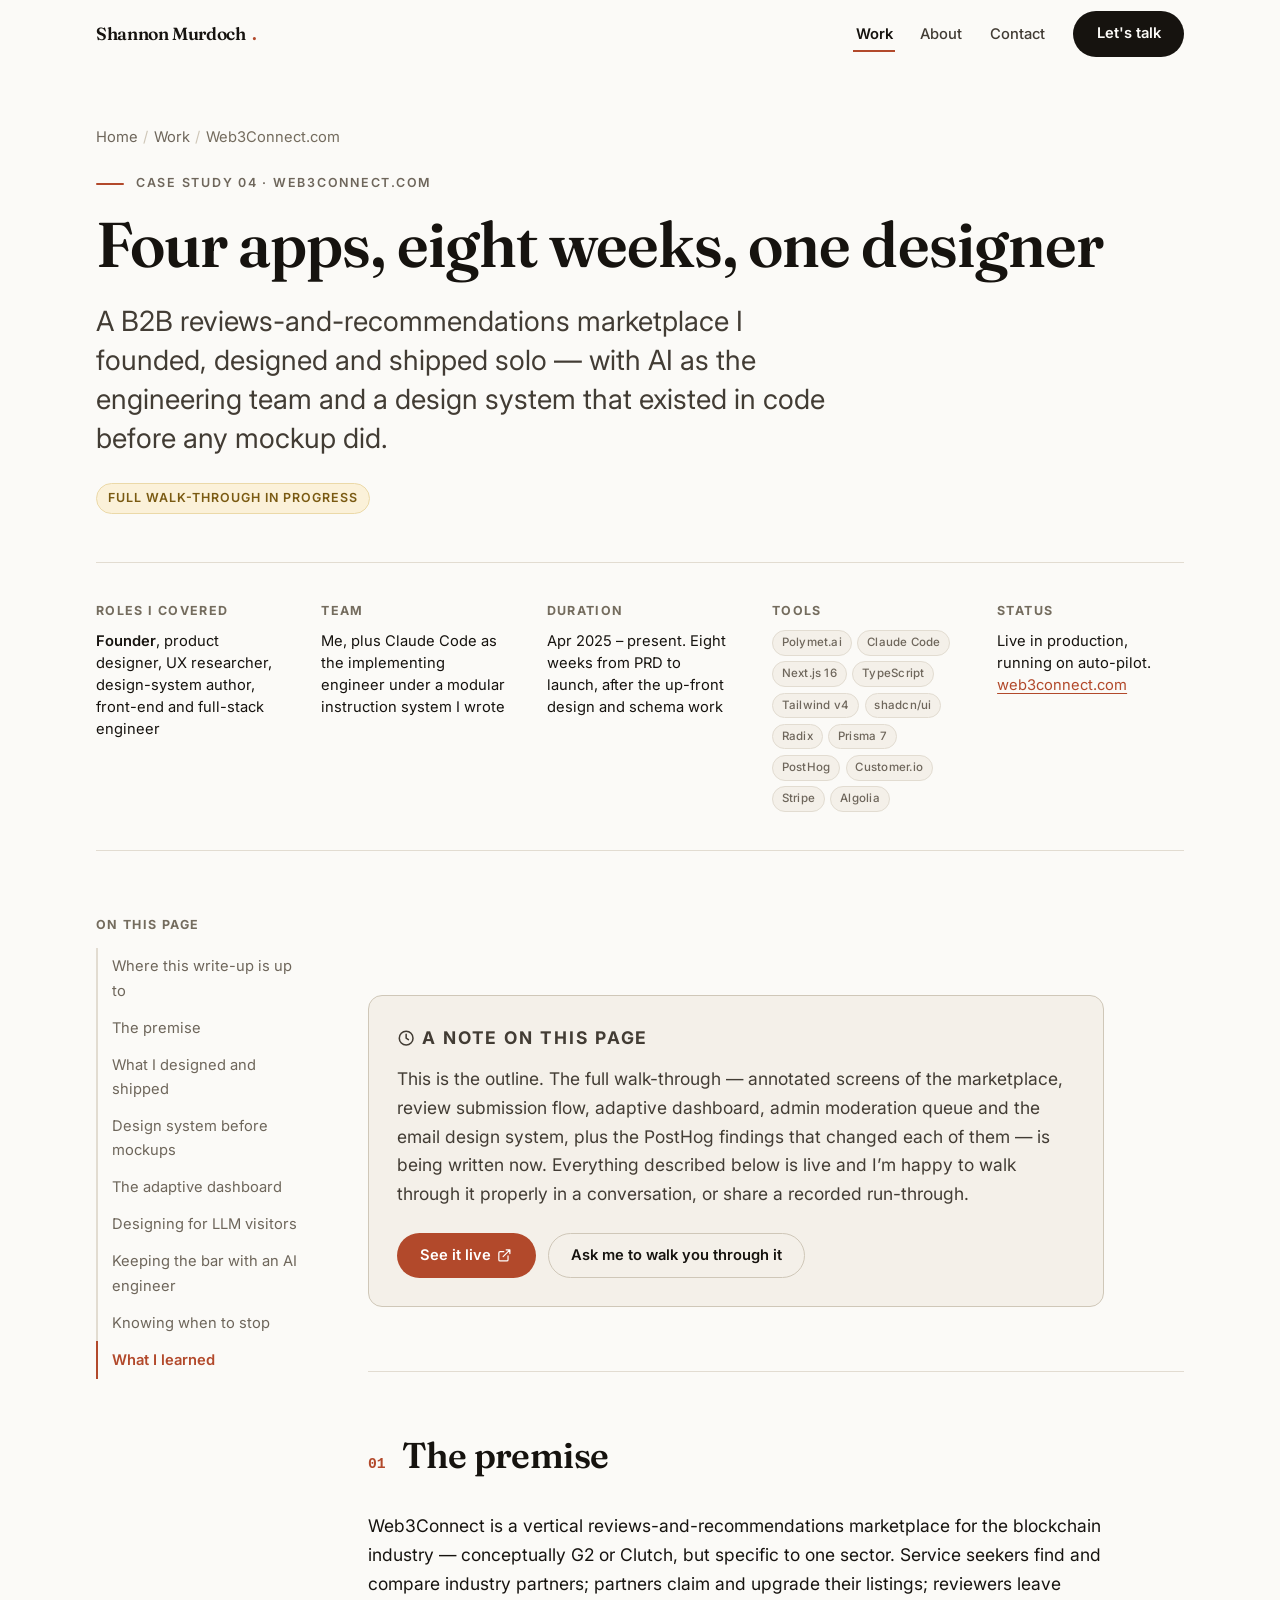
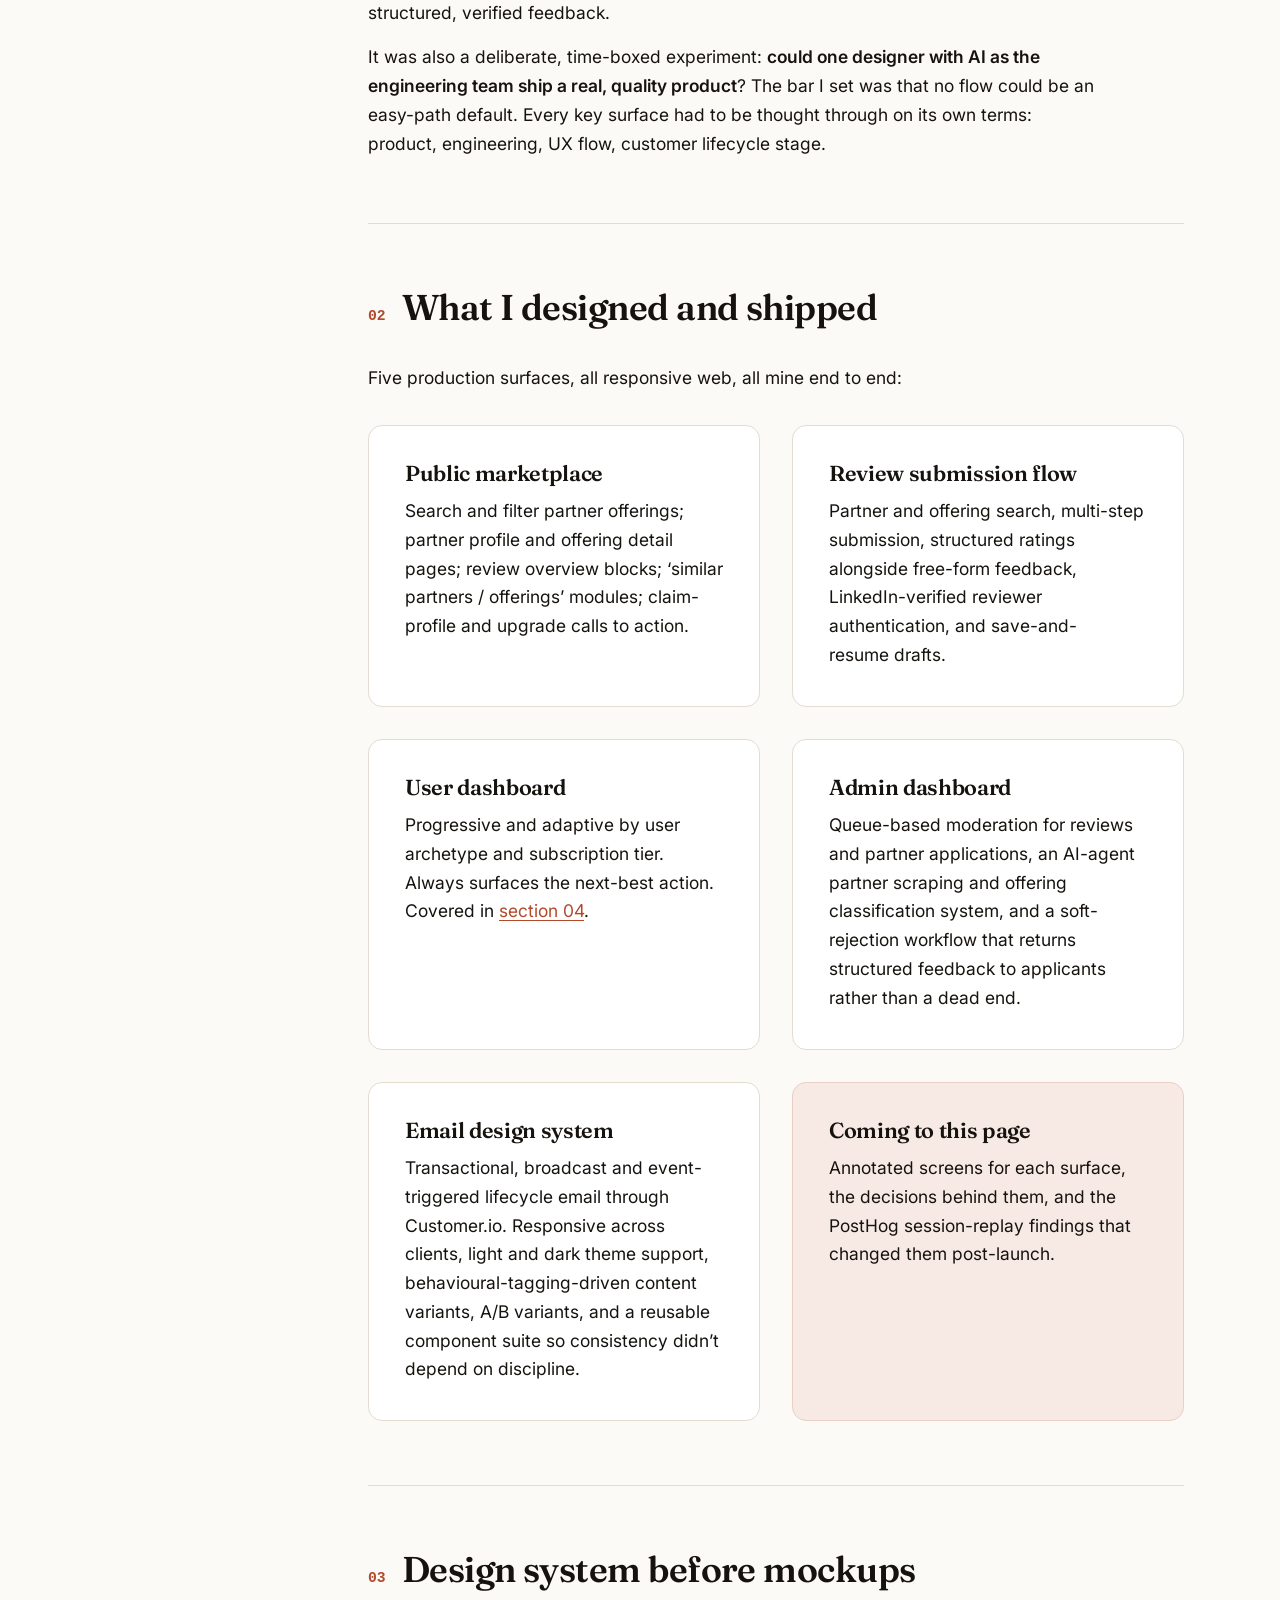
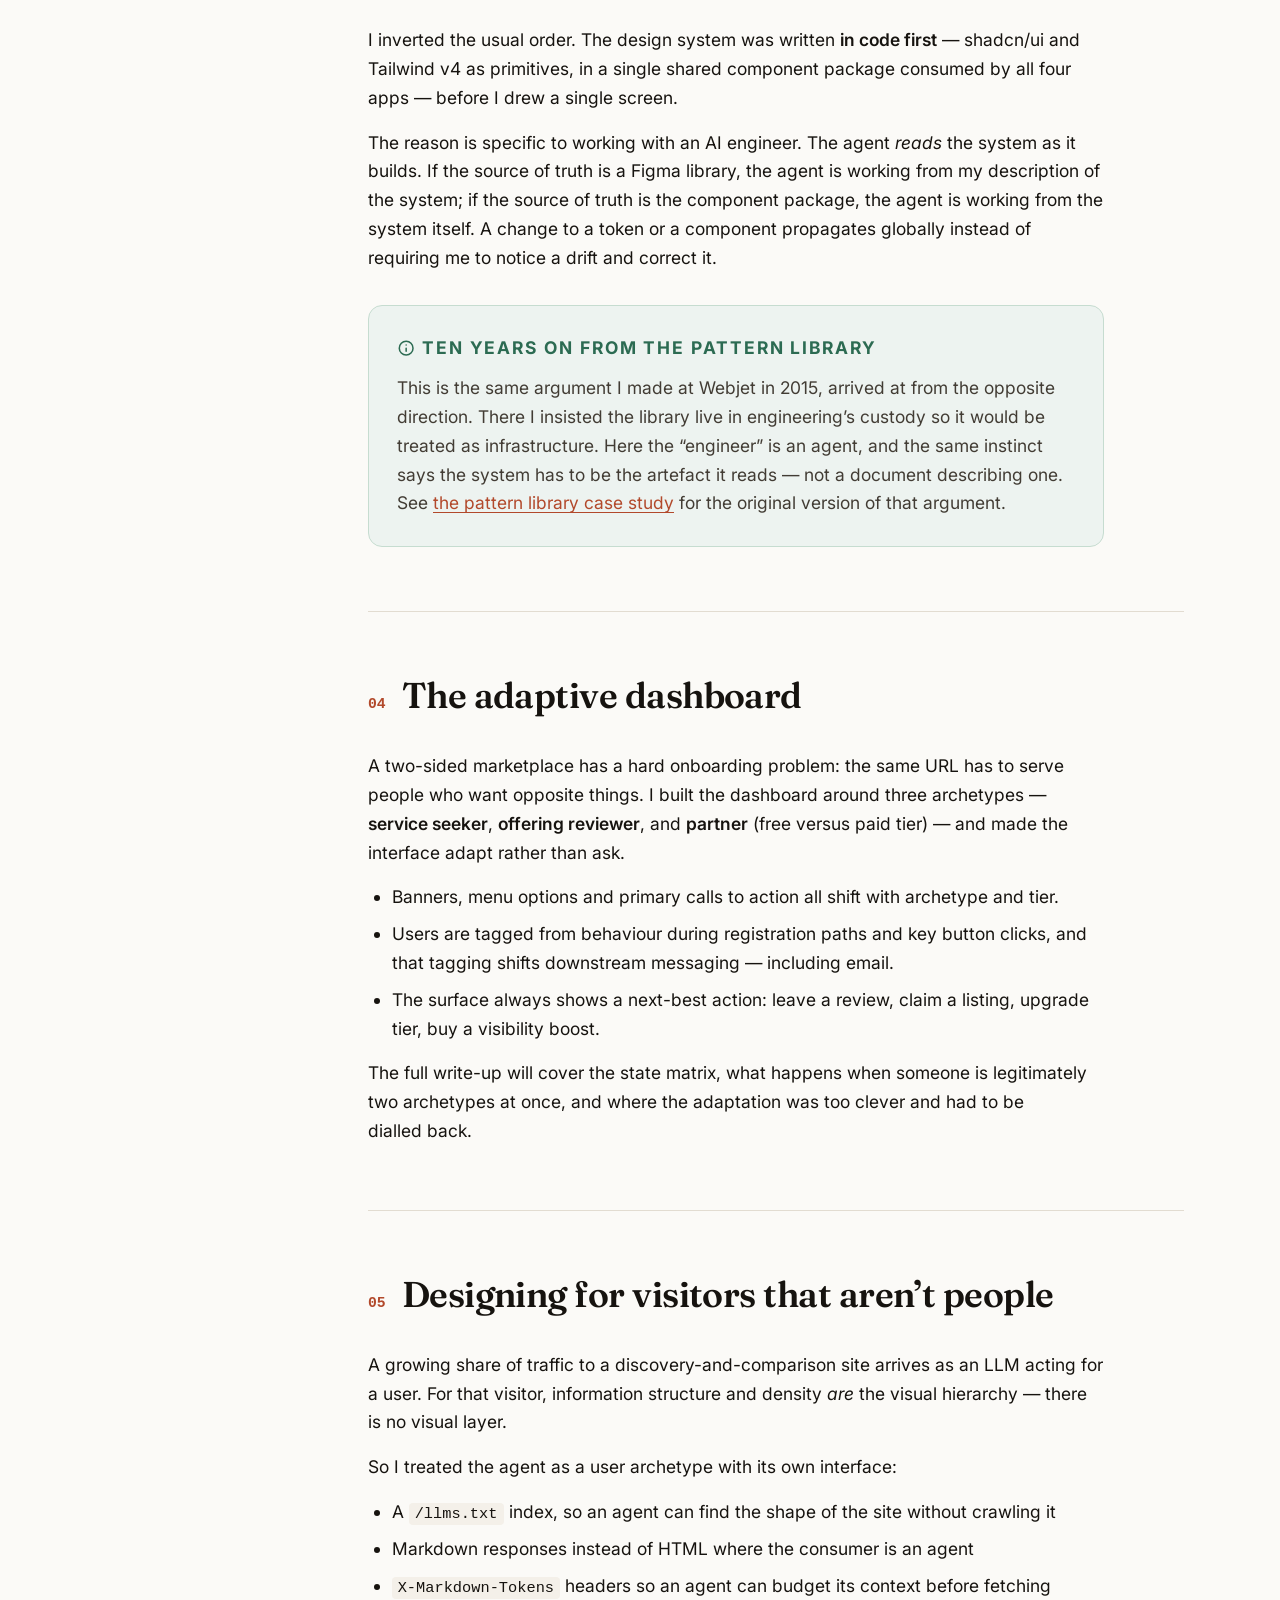
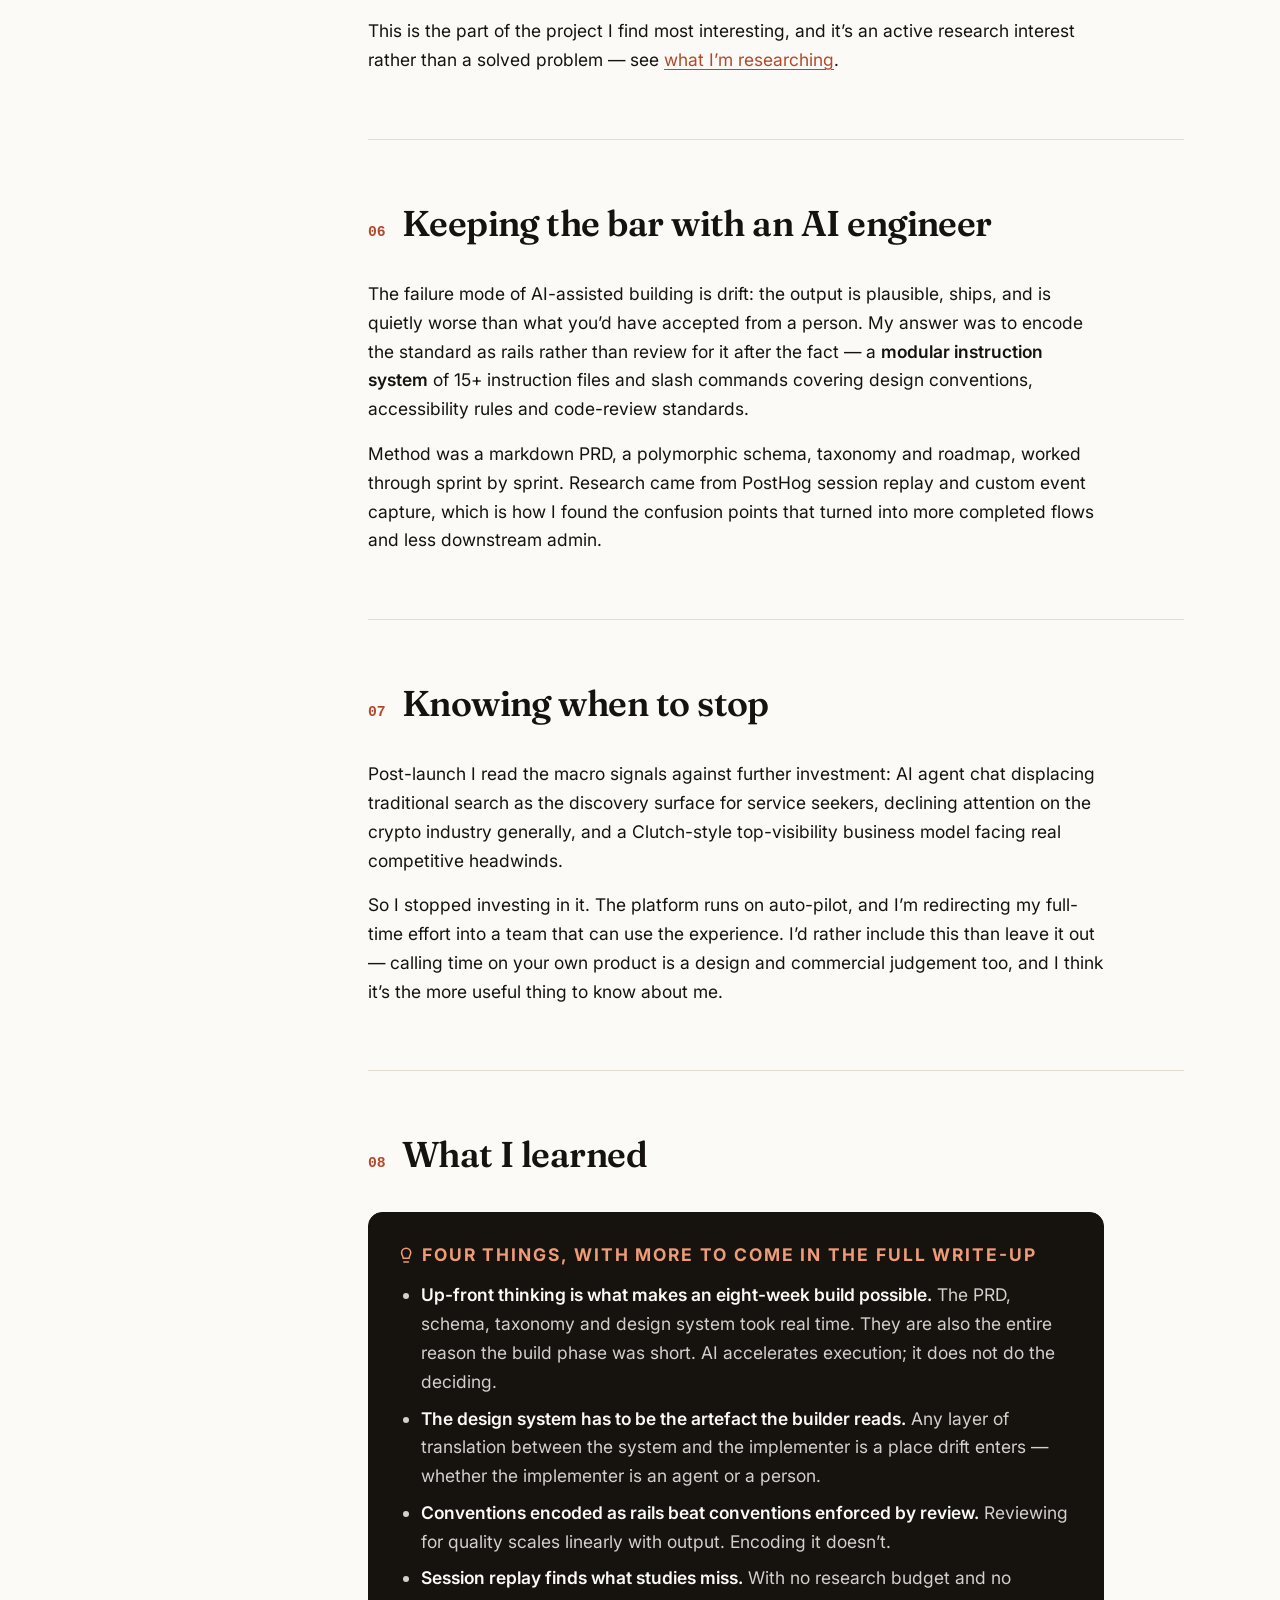
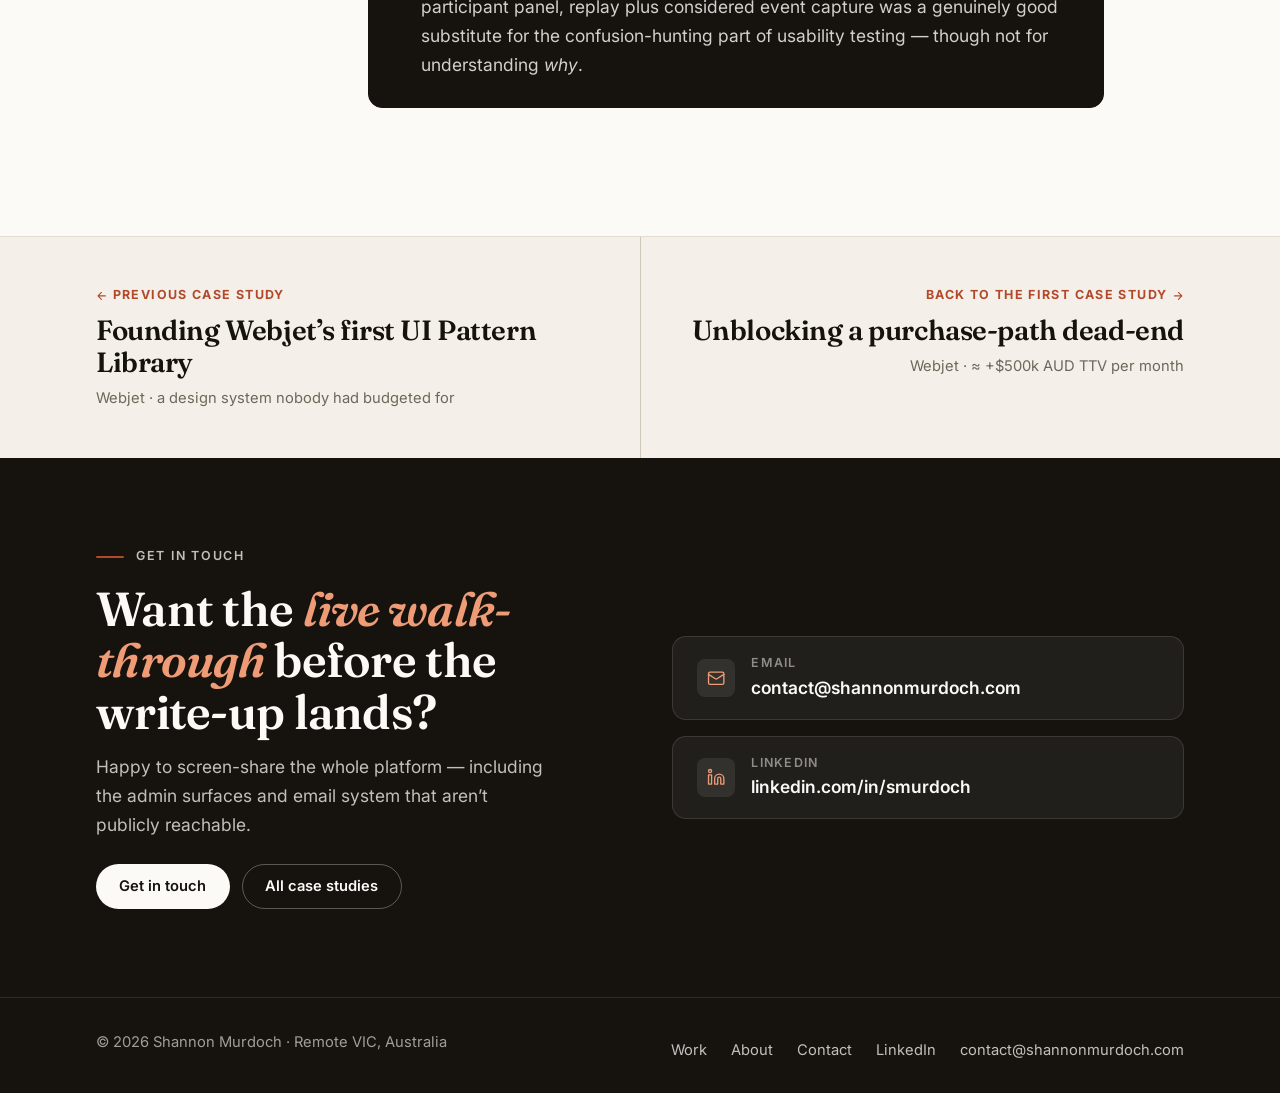
<file: work/web3connect.html>
<!DOCTYPE html>
<html lang="en" class="no-js">
<head>
<meta charset="UTF-8">
<meta name="viewport" content="width=device-width, initial-scale=1">
<title>Web3Connect.com — four apps, eight weeks, one designer — Shannon Murdoch</title>
<meta name="description" content="Case study outline: a B2B reviews and recommendations marketplace designed and shipped solo with AI as the engineering team. Design system in code before any mockups, an archetype-adaptive dashboard, and routes built for LLM visitors.">
<link rel="canonical" href="https://shannonmurdoch.com/work/web3connect.html">
<meta name="theme-color" content="#FBFAF7">
<link rel="apple-touch-icon" sizes="180x180" href="/images/favicon/apple-touch-icon.png">
<link rel="icon" type="image/png" sizes="32x32" href="/images/favicon/favicon-32x32.png">
<link rel="icon" type="image/png" sizes="16x16" href="/images/favicon/favicon-16x16.png">
<link rel="icon" href="/favicon.ico" sizes="any">
<link rel="manifest" href="/site.webmanifest">
<meta name="robots" content="index, follow">
<meta property="og:type" content="article">
<meta property="og:site_name" content="Shannon Murdoch">
<meta property="og:url" content="https://shannonmurdoch.com/work/web3connect.html">
<meta property="og:title" content="Web3Connect.com — four apps, eight weeks, one designer">
<meta property="og:description" content="Design system in code before any UI mockups. An adaptive dashboard driven by user archetype and tier. Agent-readable routes. Full write-up in progress.">
<meta property="og:image" content="https://shannonmurdoch.com/images/og-shannon-murdoch.jpg">
<meta name="twitter:card" content="summary_large_image">
<meta name="twitter:image" content="https://shannonmurdoch.com/images/og-shannon-murdoch.jpg">
<link rel="preconnect" href="https://fonts.googleapis.com">
<link rel="preconnect" href="https://fonts.gstatic.com" crossorigin>
<link href="https://fonts.googleapis.com/css2?family=Fraunces:ital,opsz,wght@0,9..144,400..700;1,9..144,400..600&amp;family=Inter:wght@400;500;600;700&amp;display=swap" rel="stylesheet">
<link rel="stylesheet" href="../style.css?v=7">
<script>document.documentElement.classList.remove('no-js');</script>
</head>
<body>
<a class="skip-link" href="#main">Skip to content</a>
<div class="progress" aria-hidden="true"><div class="progress__bar"></div></div>

<header class="site-header">
  <div class="wrap site-header__inner">
    <a class="brand" href="../index.html">Shannon Murdoch<span class="brand__dot">.</span></a>
    <button class="nav__toggle" type="button" aria-expanded="false" aria-controls="site-nav">
      <span class="visually-hidden">Menu</span>
      <svg class="icon-open" viewBox="0 0 24 24" fill="none" stroke="currentColor" stroke-width="1.75" stroke-linecap="round" aria-hidden="true"><path d="M3 6h18M3 12h18M3 18h18"/></svg>
      <svg class="icon-close" viewBox="0 0 24 24" fill="none" stroke="currentColor" stroke-width="1.75" stroke-linecap="round" aria-hidden="true"><path d="M18 6 6 18M6 6l12 12"/></svg>
    </button>
    <nav class="nav" id="site-nav" aria-label="Primary">
      <ul class="nav__list">
        <li><a class="nav__link" href="../work.html" aria-current="page">Work</a></li>
        <li><a class="nav__link" href="../about.html">About</a></li>
        <li><a class="nav__link" href="../contact.html">Contact</a></li>
      </ul>
      <a class="btn btn--primary" href="../contact.html">Let's talk</a>
    </nav>
  </div>
</header>

<main id="main">
  <article>

  <header class="cs-hero">
    <div class="wrap">
      <ol class="breadcrumb">
        <li><a href="../index.html">Home</a></li>
        <li><a href="../work.html">Work</a></li>
        <li>Web3Connect.com</li>
      </ol>
      <p class="eyebrow">Case study 04 &middot; Web3Connect.com</p>
      <h1>Four apps, eight weeks, one designer</h1>
      <p class="cs-hero__lede">
        A B2B reviews-and-recommendations marketplace I founded, designed and shipped solo &mdash; with AI as the
        engineering team and a design system that existed in code before any mockup did.
      </p>
      <p class="mt-5">
        <span class="badge-soon">Full walk-through in progress</span>
      </p>
    </div>
  </header>

  <div class="wrap">
    <dl class="cs-statbar">
      <div class="cs-stat">
        <dt>Roles I covered</dt>
        <dd><strong>Founder</strong>, product designer, UX researcher, design-system author, front-end and full-stack
        engineer</dd>
      </div>
      <div class="cs-stat">
        <dt>Team</dt>
        <dd>Me, plus Claude Code as the implementing engineer under a modular instruction system I wrote</dd>
      </div>
      <div class="cs-stat">
        <dt>Duration</dt>
        <dd>Apr 2025 &ndash; present. Eight weeks from PRD to launch, after the up-front design and schema work</dd>
      </div>
      <div class="cs-stat">
        <dt>Tools</dt>
        <dd>
          <div class="cs-stat__tags">
            <span class="chip">Polymet.ai</span><span class="chip">Claude Code</span><span class="chip">Next.js 16</span>
            <span class="chip">TypeScript</span><span class="chip">Tailwind v4</span><span class="chip">shadcn/ui</span>
            <span class="chip">Radix</span><span class="chip">Prisma 7</span><span class="chip">PostHog</span>
            <span class="chip">Customer.io</span><span class="chip">Stripe</span><span class="chip">Algolia</span>
          </div>
        </dd>
      </div>
      <div class="cs-stat">
        <dt>Status</dt>
        <dd>Live in production, running on auto-pilot. <a href="https://web3connect.com" target="_blank" rel="noopener noreferrer">web3connect.com</a></dd>
      </div>
    </dl>
  </div>

  <div class="wrap section section--tight">
    <div class="cs-layout">

      <aside class="toc" aria-label="On this page">
        <p class="toc__label">On this page</p>
        <ul>
          <li><a href="#status">Where this write-up is up to</a></li>
          <li><a href="#premise">The premise</a></li>
          <li><a href="#shipped">What I designed and shipped</a></li>
          <li><a href="#system">Design system before mockups</a></li>
          <li><a href="#adaptive">The adaptive dashboard</a></li>
          <li><a href="#agents">Designing for LLM visitors</a></li>
          <li><a href="#rails">Keeping the bar with an AI engineer</a></li>
          <li><a href="#ending">Knowing when to stop</a></li>
          <li><a href="#learned">What I learned</a></li>
        </ul>
      </aside>

      <div>

        <!-- 00 -->
        <section class="cs-chapter" id="status">
          <div class="callout callout--decision">
            <p class="callout__label">
              <svg viewBox="0 0 24 24" fill="none" stroke="currentColor" stroke-width="2" stroke-linecap="round" stroke-linejoin="round" aria-hidden="true"><circle cx="12" cy="12" r="9"/><path d="M12 7v5l3 2"/></svg>
              A note on this page
            </p>
            <p>This is the outline. The full walk-through &mdash; annotated screens of the marketplace, review submission
            flow, adaptive dashboard, admin moderation queue and the email design system, plus the PostHog findings that
            changed each of them &mdash; is being written now. Everything described below is live and I&rsquo;m happy to
            walk through it properly in a conversation, or share a recorded run-through.</p>
            <div class="btn-row mt-5">
              <a class="btn btn--accent" href="https://web3connect.com" target="_blank" rel="noopener noreferrer">
                See it live
                <svg viewBox="0 0 24 24" fill="none" stroke="currentColor" stroke-width="2" stroke-linecap="round" stroke-linejoin="round" aria-hidden="true"><path d="M18 13v6a2 2 0 0 1-2 2H5a2 2 0 0 1-2-2V8a2 2 0 0 1 2-2h6"/><path d="M15 3h6v6M10 14 21 3"/></svg>
              </a>
              <a class="btn btn--ghost" href="../contact.html">Ask me to walk you through it</a>
            </div>
          </div>
        </section>

        <!-- 01 -->
        <section class="cs-chapter" id="premise">
          <div class="cs-chapter__head">
            <span class="cs-chapter__num">01</span>
            <h2>The premise</h2>
          </div>
          <div class="cs-body">
            <p>Web3Connect is a vertical reviews-and-recommendations marketplace for the blockchain industry &mdash;
            conceptually G2 or Clutch, but specific to one sector. Service seekers find and compare industry partners;
            partners claim and upgrade their listings; reviewers leave structured, verified feedback.</p>
            <p>It was also a deliberate, time-boxed experiment: <strong>could one designer with AI as the engineering
            team ship a real, quality product</strong>? The bar I set was
            that no flow could be an easy-path default. Every key surface had to be thought through on its own terms:
            product, engineering, UX flow, customer lifecycle stage.</p>
          </div>
        </section>

        <!-- 02 -->
        <section class="cs-chapter" id="shipped">
          <div class="cs-chapter__head">
            <span class="cs-chapter__num">02</span>
            <h2>What I designed and shipped</h2>
          </div>
          <div class="cs-body">
            <p>Five production surfaces, all responsive web, all mine end to end:</p>
          </div>

          <div class="panel-grid mt-6">
            <div class="panel">
              <h3>Public marketplace</h3>
              <p>Search and filter partner offerings; partner profile and offering detail pages; review overview blocks;
              &lsquo;similar partners / offerings&rsquo; modules; claim-profile and upgrade calls to action.</p>
            </div>
            <div class="panel">
              <h3>Review submission flow</h3>
              <p>Partner and offering search, multi-step submission, structured ratings alongside free-form feedback,
              LinkedIn-verified reviewer authentication, and save-and-resume drafts.</p>
            </div>
            <div class="panel">
              <h3>User dashboard</h3>
              <p>Progressive and adaptive by user archetype and subscription tier. Always surfaces the next-best action. Covered in
              <a href="#adaptive">section 04</a>.</p>
            </div>
            <div class="panel">
              <h3>Admin dashboard</h3>
              <p>Queue-based moderation for reviews and partner applications, an AI-agent partner scraping and offering
              classification system, and a soft-rejection workflow that returns structured feedback to applicants rather
              than a dead end.</p>
            </div>
            <div class="panel">
              <h3>Email design system</h3>
              <p>Transactional, broadcast and event-triggered lifecycle email through Customer.io. Responsive across
              clients, light and dark theme support, behavioural-tagging-driven content variants, A/B variants, and a
              reusable component suite so consistency didn&rsquo;t depend on discipline.</p>
            </div>
            <div class="panel panel--accent">
              <h3>Coming to this page</h3>
              <p>Annotated screens for each surface, the decisions behind them, and the PostHog session-replay findings
              that changed them post-launch.</p>
            </div>
          </div>
        </section>

        <!-- 03 -->
        <section class="cs-chapter" id="system">
          <div class="cs-chapter__head">
            <span class="cs-chapter__num">03</span>
            <h2>Design system before mockups</h2>
          </div>
          <div class="cs-body">
            <p>I inverted the usual order. The design system was written <strong>in code first</strong> &mdash;
            shadcn/ui and Tailwind v4 as primitives, in a single shared component package consumed by all four apps
            &mdash; before I drew a single screen.</p>
            <p>The reason is specific to working with an AI engineer. The agent <em>reads</em> the system as it builds.
            If the source of truth is a Figma library, the agent is working from my description of the system; if the
            source of truth is the component package, the agent is working from the system itself. A change to a token
            or a component propagates globally instead of requiring me to notice a drift and correct it.</p>
          </div>

          <div class="callout callout--insight">
            <p class="callout__label">
              <svg viewBox="0 0 24 24" fill="none" stroke="currentColor" stroke-width="2" stroke-linecap="round" stroke-linejoin="round" aria-hidden="true"><circle cx="12" cy="12" r="9"/><path d="M12 16v-4M12 8h.01"/></svg>
              Ten years on from the pattern library
            </p>
            <p>This is the same argument I made at Webjet in 2015, arrived at from the opposite direction. There I
            insisted the library live in engineering&rsquo;s custody so it would be treated as infrastructure. Here the
            &ldquo;engineer&rdquo; is an agent, and the same instinct says the system has to be the artefact it reads
            &mdash; not a document describing one. See
            <a href="ui-pattern-library.html">the pattern library case study</a> for the original version of that
            argument.</p>
          </div>
        </section>

        <!-- 04 -->
        <section class="cs-chapter" id="adaptive">
          <div class="cs-chapter__head">
            <span class="cs-chapter__num">04</span>
            <h2>The adaptive dashboard</h2>
          </div>
          <div class="cs-body">
            <p>A two-sided marketplace has a hard onboarding problem: the same URL has to serve people who want opposite
            things. I built the dashboard around three archetypes &mdash; <strong>service seeker</strong>,
            <strong>offering reviewer</strong>, and <strong>partner</strong> (free versus paid tier) &mdash; and made the
            interface adapt rather than ask.</p>
            <ul>
              <li>Banners, menu options and primary calls to action all shift with archetype and tier.</li>
              <li>Users are tagged from behaviour during registration paths and key button clicks, and that tagging shifts
              downstream messaging &mdash; including email.</li>
              <li>The surface always shows a next-best action: leave a review, claim a listing, upgrade tier, buy a
              visibility boost.</li>
            </ul>
            <p>The full write-up will cover the state matrix, what happens when someone is legitimately two archetypes at
            once, and where the adaptation was too clever and had to be dialled back.</p>
          </div>
        </section>

        <!-- 05 -->
        <section class="cs-chapter" id="agents">
          <div class="cs-chapter__head">
            <span class="cs-chapter__num">05</span>
            <h2>Designing for visitors that aren&rsquo;t people</h2>
          </div>
          <div class="cs-body">
            <p>A growing share of traffic to a discovery-and-comparison site arrives as an LLM acting for a user. For
            that visitor, information structure and density <em>are</em> the visual hierarchy &mdash; there is no visual
            layer.</p>
            <p>So I treated the agent as a user archetype with its own interface:</p>
            <ul>
              <li>A <code>/llms.txt</code> index, so an agent can find the shape of the site without crawling it</li>
              <li>Markdown responses instead of HTML where the consumer is an agent</li>
              <li><code>X-Markdown-Tokens</code> headers so an agent can budget its context before fetching</li>
            </ul>
            <p>This is the part of the project I find most interesting, and it&rsquo;s an active research interest rather
            than a solved problem &mdash; see <a href="../about.html#stack">what I&rsquo;m researching</a>.</p>
          </div>
        </section>

        <!-- 06 -->
        <section class="cs-chapter" id="rails">
          <div class="cs-chapter__head">
            <span class="cs-chapter__num">06</span>
            <h2>Keeping the bar with an AI engineer</h2>
          </div>
          <div class="cs-body">
            <p>The failure mode of AI-assisted building is drift: the output is plausible, ships, and is quietly worse
            than what you&rsquo;d have accepted from a person. My answer was to encode the standard as rails rather than
            review for it after the fact &mdash; a <strong>modular instruction system</strong> of 15+ instruction files
            and slash commands covering design conventions, accessibility rules and code-review standards.</p>
            <p>Method was a markdown PRD, a polymorphic schema, taxonomy and roadmap, worked through sprint by sprint.
            Research came from PostHog session replay and custom event capture, which is how I found the confusion points
            that turned into more completed flows and less downstream admin.</p>
          </div>
        </section>

        <!-- 07 -->
        <section class="cs-chapter" id="ending">
          <div class="cs-chapter__head">
            <span class="cs-chapter__num">07</span>
            <h2>Knowing when to stop</h2>
          </div>
          <div class="cs-body">
            <p>Post-launch I read the macro signals against further investment: AI agent chat displacing traditional
            search as the discovery surface for service seekers, declining attention on the crypto industry generally,
            and a Clutch-style top-visibility business model facing real competitive headwinds.</p>
            <p>So I stopped investing in it. The platform runs on auto-pilot, and I&rsquo;m redirecting my full-time
            effort into a team that can use the experience. I&rsquo;d rather include this than leave it out &mdash;
            calling time on your own product is a design and commercial judgement too, and I think it&rsquo;s the more
            useful thing to know about me.</p>
          </div>
        </section>

        <!-- 08 -->
        <section class="cs-chapter" id="learned">
          <div class="cs-chapter__head">
            <span class="cs-chapter__num">08</span>
            <h2>What I learned</h2>
          </div>

          <div class="callout callout--learn">
            <p class="callout__label">
              <svg viewBox="0 0 24 24" fill="none" stroke="currentColor" stroke-width="2" stroke-linecap="round" stroke-linejoin="round" aria-hidden="true"><path d="M12 3a6 6 0 0 0-6 6c0 2 1 3 1.5 4.5.3.9.5 1.5.5 2.5h8c0-1 .2-1.6.5-2.5C17 12 18 11 18 9a6 6 0 0 0-6-6Z"/><path d="M9 21h6"/></svg>
              Four things, with more to come in the full write-up
            </p>
            <ul>
              <li><strong>Up-front thinking is what makes an eight-week build possible.</strong> The PRD, schema,
              taxonomy and design system took real time. They are also the entire reason the build phase was short. AI
              accelerates execution; it does not do the deciding.</li>
              <li><strong>The design system has to be the artefact the builder reads.</strong> Any layer of translation
              between the system and the implementer is a place drift enters &mdash; whether the implementer is an agent
              or a person.</li>
              <li><strong>Conventions encoded as rails beat conventions enforced by review.</strong> Reviewing for
              quality scales linearly with output. Encoding it doesn&rsquo;t.</li>
              <li><strong>Session replay finds what studies miss.</strong> With no research budget and no participant
              panel, replay plus considered event capture was a genuinely good substitute for the confusion-hunting part
              of usability testing &mdash; though not for understanding <em>why</em>.</li>
            </ul>
          </div>
        </section>

      </div>
    </div>
  </div>
  </article>

  <nav class="cs-nav" aria-label="Case study navigation">
    <div class="cs-nav__inner">
      <a class="cs-nav__link cs-nav__link--prev" href="ui-pattern-library.html">
        <span class="cs-nav__dir">
          <svg viewBox="0 0 24 24" fill="none" stroke="currentColor" stroke-width="2.25" stroke-linecap="round" stroke-linejoin="round" aria-hidden="true"><path d="M19 12H5M11 19l-7-7 7-7"/></svg>
          Previous case study
        </span>
        <span class="cs-nav__title">Founding Webjet&rsquo;s first UI Pattern Library</span>
        <span class="cs-nav__meta">Webjet &middot; a design system nobody had budgeted for</span>
      </a>
      <a class="cs-nav__link cs-nav__link--next" href="paired-flight-modal.html">
        <span class="cs-nav__dir">
          Back to the first case study
          <svg viewBox="0 0 24 24" fill="none" stroke="currentColor" stroke-width="2.25" stroke-linecap="round" stroke-linejoin="round" aria-hidden="true"><path d="M5 12h14M13 5l7 7-7 7"/></svg>
        </span>
        <span class="cs-nav__title">Unblocking a purchase-path dead-end</span>
        <span class="cs-nav__meta">Webjet &middot; &asymp; +$500k AUD TTV per month</span>
      </a>
    </div>
  </nav>

  <section class="cta-band">
    <div class="wrap cta-band__inner">
      <div data-reveal>
        <p class="eyebrow">Get in touch</p>
        <h2>Want the <em>live walk-through</em> before the write-up lands?</h2>
        <p>Happy to screen-share the whole platform &mdash; including the admin surfaces and email system that
        aren&rsquo;t publicly reachable.</p>
        <div class="btn-row mt-5">
          <a class="btn btn--onink" href="../contact.html">Get in touch</a>
          <a class="btn btn--onink-ghost" href="../work.html">All case studies</a>
        </div>
      </div>
      <div class="cta-band__contacts" data-reveal>
        <a class="contact-line" href="mailto:contact@shannonmurdoch.com">
          <span class="contact-line__icon">
            <svg viewBox="0 0 24 24" fill="none" stroke="currentColor" stroke-width="1.75" stroke-linecap="round" stroke-linejoin="round" aria-hidden="true"><rect x="2" y="4" width="20" height="16" rx="2"/><path d="m22 7-8.97 5.7a1.94 1.94 0 0 1-2.06 0L2 7"/></svg>
          </span>
          <span class="contact-line__text">
            <span class="contact-line__label">Email</span>
            <span class="contact-line__value">contact@shannonmurdoch.com</span>
          </span>
        </a>
        <a class="contact-line" href="https://www.linkedin.com/in/smurdoch" target="_blank" rel="noopener noreferrer">
          <span class="contact-line__icon">
            <svg viewBox="0 0 24 24" fill="none" stroke="currentColor" stroke-width="1.75" stroke-linecap="round" stroke-linejoin="round" aria-hidden="true"><path d="M16 8a6 6 0 0 1 6 6v7h-4v-7a2 2 0 0 0-4 0v7h-4v-7a6 6 0 0 1 6-6z"/><rect x="2" y="9" width="4" height="12"/><circle cx="4" cy="4" r="2"/></svg>
          </span>
          <span class="contact-line__text">
            <span class="contact-line__label">LinkedIn</span>
            <span class="contact-line__value">linkedin.com/in/smurdoch</span>
          </span>
        </a>
      </div>
    </div>
  </section>

</main>

<footer class="site-footer">
  <div class="wrap site-footer__inner">
    <p>&copy; 2026 Shannon Murdoch &middot; Remote VIC, Australia</p>
    <ul class="site-footer__nav">
      <li><a href="../work.html">Work</a></li>
      <li><a href="../about.html">About</a></li>
      <li><a href="../contact.html">Contact</a></li>
      <li><a href="https://www.linkedin.com/in/smurdoch" target="_blank" rel="noopener noreferrer">LinkedIn</a></li>
      <li><a href="mailto:contact@shannonmurdoch.com">contact@shannonmurdoch.com</a></li>
    </ul>
  </div>
</footer>

<script src="../script.js?v=7" defer></script>
</body>
</html>
</file>
<file: style.css>
/* ==========================================================================
   shannonmurdoch.com — design system
   Plain CSS, no build step. Organised as: tokens → base → layout →
   components → page blocks → utilities → responsive → motion/print.
   ========================================================================== */

/* --------------------------------------------------------------------------
   1. Tokens
   -------------------------------------------------------------------------- */
:root {
  /* Colour — warm paper / near-black ink / single terracotta accent */
  --paper:        #FBFAF7;
  --paper-2:      #F4F0E9;
  --paper-3:      #EBE5DB;
  --ink:          #16130F;   /* headings, primary copy            */
  --ink-2:        #423C34;   /* secondary copy                    */
  --ink-3:        #6E665B;   /* muted copy, captions, chips       */
  /* --ink-4 is only a little lighter than --ink-3 on purpose. It is used for
     12–13px uppercase micro-labels, which need 4.5:1 like any other body text,
     and AA leaves almost no headroom above --ink-3 on the paper backgrounds.
     Label hierarchy is carried by size, case and tracking — not by contrast. */
  --ink-4:        #746C5E;   /* micro-labels (4.57:1 on --paper-2) */
  --rule:         #E2DCD1;
  --rule-strong:  #CFC7B8;
  --accent:       #B2492B;
  --accent-hover: #8F3820;
  --accent-tint:  #F7EAE4;
  --accent-ink:   #6E2716;
  /* The accent is too dark to read on ink, so dark surfaces get a lifted pair.
     Same two-step relationship as --accent / --accent-hover, inverted: the
     resting state is the mid tone and interaction moves it toward the light. */
  --accent-on-ink:        #EE9B76;
  --accent-on-ink-strong: #F7CBB7;
  /* Positive / result. Terracotta on a rising metric reads as a loss, so
     anything reporting a measured gain uses this instead. Not a new hue —
     it was already in the palette for insight callouts and the ✓ ticks.
     --positive-tint is the stronger fill (outcomes), --positive-wash the
     lighter one (insights), so the two callout types stay distinguishable. */
  --positive:      #2C6B52;
  --positive-tint: #E4EFE9;
  --positive-wash: #EDF3F0;
  --positive-line: #C6DCD0;
  --white:        #FFFFFF;
  --focus:        #1B5FCC;

  /* Type */
  --font-display: "Fraunces", "Iowan Old Style", Georgia, serif;
  --font-sans: "Inter", -apple-system, BlinkMacSystemFont, "Segoe UI", Roboto, Helvetica, Arial, sans-serif;
  --font-mono: ui-monospace, SFMono-Regular, "SF Mono", Menlo, Consolas, monospace;

  /* Fluid type scale (min 360px → max 1280px viewport) */
  --step--2: clamp(0.72rem, 0.70rem + 0.10vw, 0.78rem);
  --step--1: clamp(0.83rem, 0.80rem + 0.15vw, 0.92rem);
  --step-0:  clamp(1.00rem, 0.97rem + 0.16vw, 1.09rem);
  --step-1:  clamp(1.16rem, 1.09rem + 0.35vw, 1.36rem);
  --step-2:  clamp(1.36rem, 1.22rem + 0.65vw, 1.75rem);
  --step-3:  clamp(1.60rem, 1.36rem + 1.10vw, 2.30rem);
  --step-4:  clamp(1.88rem, 1.46rem + 1.90vw, 3.00rem);
  --step-5:  clamp(2.20rem, 1.50rem + 3.10vw, 3.95rem);
  --step-6:  clamp(2.55rem, 1.45rem + 4.80vw, 5.20rem);

  /* Space */
  --sp-1: 0.25rem;  --sp-2: 0.5rem;   --sp-3: 0.75rem;  --sp-4: 1rem;
  --sp-5: 1.5rem;   --sp-6: 2rem;     --sp-7: 3rem;     --sp-8: 4rem;
  --sp-9: 6rem;     --sp-10: 8rem;

  /* Layout */
  --measure: 68ch;
  --wrap: 74rem;
  --wrap-narrow: 48rem;
  --wrap-wide: 88rem;
  --gutter: clamp(1.25rem, 4vw, 3rem);
  --header-h: 4.25rem;

  /* Shape & depth */
  --r-sm: 4px; --r-md: 8px; --r-lg: 14px; --r-xl: 22px; --r-pill: 999px;
  --shadow-sm: 0 1px 2px rgba(22,19,15,.05), 0 2px 8px rgba(22,19,15,.04);
  --shadow-md: 0 2px 4px rgba(22,19,15,.05), 0 12px 28px -8px rgba(22,19,15,.10);
  --shadow-lg: 0 4px 8px rgba(22,19,15,.05), 0 28px 60px -16px rgba(22,19,15,.16);

  /* Motion */
  --ease: cubic-bezier(.22,.61,.36,1);
  --ease-out: cubic-bezier(.16,1,.3,1);
  --dur: 260ms;
}

/* --------------------------------------------------------------------------
   2. Base
   -------------------------------------------------------------------------- */
*, *::before, *::after { box-sizing: border-box; }

html {
  -webkit-text-size-adjust: 100%;
  scroll-behavior: smooth;
  scroll-padding-top: calc(var(--header-h) + 1rem);
}

body {
  margin: 0;
  background: var(--paper);
  color: var(--ink);
  font-family: var(--font-sans);
  font-size: var(--step-0);
  line-height: 1.65;
  font-feature-settings: "kern" 1, "liga" 1, "calt" 1;
  -webkit-font-smoothing: antialiased;
  -moz-osx-font-smoothing: grayscale;
  overflow-x: hidden;
}

h1, h2, h3, h4 {
  font-family: var(--font-display);
  font-weight: 600;
  font-variation-settings: "SOFT" 0, "WONK" 0;
  line-height: 1.08;
  letter-spacing: -0.015em;
  text-wrap: balance;
  margin: 0 0 var(--sp-4);
  color: var(--ink);
}
h1 { font-size: var(--step-6); }
h2 { font-size: var(--step-4); }
h3 { font-size: var(--step-2); }
h4 { font-size: var(--step-1); letter-spacing: -0.005em; }

h1 em, h2 em, h3 em {
  font-style: italic;
  font-variation-settings: "SOFT" 0, "WONK" 1;
  color: var(--accent);
}

p { margin: 0 0 var(--sp-4); max-width: var(--measure); text-wrap: pretty; }
p:last-child { margin-bottom: 0; }

a { color: var(--accent); text-decoration-thickness: 1px; text-underline-offset: 3px; }
a:hover { color: var(--accent-hover); }

strong, b { font-weight: 600; color: var(--ink); }
em { font-style: italic; }

/* Bold text must not inherit the light-theme ink colour on dark surfaces. */
.section--ink strong, .section--ink b,
.panel--ink strong, .panel--ink b,
.callout--learn strong, .callout--learn b,
.cta-band strong, .cta-band b,
.site-footer strong, .site-footer b { color: var(--paper); }

img, picture, video { max-width: 100%; height: auto; display: block; }

/* SVG is deliberately NOT in the block reset above. Every icon on this site
   sits in a flex or grid parent, which blockifies its children anyway — but
   `display: block` on the bare element means any inline icon drops onto its
   own line the moment component CSS is missing, stale or still loading.
   Leaving SVG inline makes icons degrade beside their text instead of under it. */
svg { max-width: 100%; }

ul, ol { margin: 0 0 var(--sp-4); padding-left: 1.35em; max-width: var(--measure); }
li { margin-bottom: var(--sp-2); }
li:last-child { margin-bottom: 0; }

blockquote { margin: 0; }

hr { border: 0; height: 1px; background: var(--rule); margin: var(--sp-7) 0; }

code, kbd, samp {
  font-family: var(--font-mono);
  font-size: 0.88em;
  background: var(--paper-2);
  padding: 0.15em 0.4em;
  border-radius: var(--r-sm);
}

::selection { background: var(--accent); color: var(--white); }

:focus-visible { outline: 2px solid var(--focus); outline-offset: 3px; border-radius: var(--r-sm); }

.skip-link {
  position: absolute; left: var(--sp-4); top: var(--sp-4);
  transform: translateY(-200%);
  background: var(--ink); color: var(--paper);
  padding: var(--sp-3) var(--sp-5);
  border-radius: var(--r-pill);
  font-size: var(--step--1); font-weight: 600;
  text-decoration: none; z-index: 200;
  transition: transform var(--dur) var(--ease);
}
.skip-link:focus { transform: translateY(0); color: var(--paper); }

/* --------------------------------------------------------------------------
   3. Layout primitives
   -------------------------------------------------------------------------- */
.wrap { width: 100%; max-width: var(--wrap); margin-inline: auto; padding-inline: var(--gutter); }
.wrap--narrow { max-width: var(--wrap-narrow); }
.wrap--wide   { max-width: var(--wrap-wide); }

.section { padding-block: clamp(3.5rem, 8vw, 7rem); }
.section--tight { padding-block: clamp(2.5rem, 5vw, 4rem); }
.section--flush-top { padding-top: 0; }
.section--wash { background: var(--paper-2); }
.section--ink { background: var(--ink); color: var(--paper-2); }
.section--ink h2, .section--ink h3 { color: var(--paper); }
.section--ink p { color: rgba(251,250,247,.80); }
/* .attr-link is excluded: it sets its own colour so the name and its LinkedIn
   glyph always match, rather than being tinted like a generic inline link. */
.section--ink a:not(.btn):not(.attr-link) { color: #F2C4B1; }

.section-head { margin-bottom: clamp(2rem, 4vw, 3.25rem); }
.section-head p { color: var(--ink-3); font-size: var(--step-1); }
.section-head--split {
  display: flex; flex-wrap: wrap; align-items: flex-end;
  justify-content: space-between; gap: var(--sp-5);
}
.section-head--split > div { flex: 1 1 22rem; }

.eyebrow {
  display: flex; align-items: center; gap: var(--sp-3);
  font-family: var(--font-sans);
  font-size: var(--step--2);
  font-weight: 600;
  letter-spacing: 0.14em;
  text-transform: uppercase;
  color: var(--ink-3);
  margin: 0 0 var(--sp-4);
}
.eyebrow::before {
  content: ""; width: 1.75rem; height: 2px; flex: none;
  background: var(--accent); border-radius: 2px;
}
.eyebrow--plain::before { display: none; }
.section--ink .eyebrow { color: rgba(251,250,247,.6); }
.section--ink .eyebrow::before { background: var(--accent-on-ink); }

.lede { font-size: var(--step-1); color: var(--ink-2); line-height: 1.6; }
.lede-lg { font-size: var(--step-2); color: var(--ink-2); line-height: 1.45; font-weight: 400; }

.grid { display: grid; gap: clamp(1.5rem, 3vw, 2.5rem); }
.grid--2 { grid-template-columns: repeat(auto-fit, minmax(min(100%, 20rem), 1fr)); }
.grid--3 { grid-template-columns: repeat(auto-fit, minmax(min(100%, 15rem), 1fr)); }
.grid--4 { grid-template-columns: repeat(auto-fit, minmax(min(100%, 12rem), 1fr)); }

/* --------------------------------------------------------------------------
   4. Header / nav
   -------------------------------------------------------------------------- */
.site-header {
  position: sticky; top: 0; z-index: 100;
  background: rgba(251, 250, 247, 0.88);
  backdrop-filter: saturate(1.6) blur(14px);
  -webkit-backdrop-filter: saturate(1.6) blur(14px);
  border-bottom: 1px solid transparent;
  transition: border-color var(--dur) var(--ease);
}
.site-header.is-scrolled { border-bottom-color: var(--rule); }

.site-header__inner {
  min-height: var(--header-h);
  display: flex; align-items: center; justify-content: space-between; gap: var(--sp-4);
}

.brand {
  display: inline-flex; align-items: baseline; gap: 0.5ch;
  font-family: var(--font-display);
  font-size: 1.1rem; font-weight: 600; letter-spacing: -0.02em;
  color: var(--ink); text-decoration: none; white-space: nowrap;
}
.brand:hover { color: var(--ink); }
.brand__dot { color: var(--accent); }

.nav { display: flex; align-items: center; gap: clamp(0.5rem, 2vw, 1.75rem); }
.nav__list { display: flex; align-items: center; gap: clamp(0.35rem, 1.8vw, 1.5rem); list-style: none; margin: 0; padding: 0; }
.nav__list li { margin: 0; }
.nav__link {
  position: relative; display: block;
  padding: 0.45rem 0.15rem;
  font-size: var(--step--1); font-weight: 500;
  color: var(--ink-2); text-decoration: none;
  transition: color var(--dur) var(--ease);
}
.nav__link::after {
  content: ""; position: absolute; left: 0; right: 0; bottom: 0.1rem;
  height: 1.5px; background: var(--accent);
  transform: scaleX(0); transform-origin: left;
  transition: transform var(--dur) var(--ease);
}
.nav__link:hover { color: var(--ink); }
.nav__link:hover::after, .nav__link[aria-current="page"]::after { transform: scaleX(1); }
.nav__link[aria-current="page"] { color: var(--ink); font-weight: 600; }

.nav__toggle {
  display: none;
  width: 2.75rem; height: 2.75rem;
  align-items: center; justify-content: center;
  background: transparent; border: 1px solid var(--rule-strong);
  border-radius: var(--r-md); cursor: pointer; color: var(--ink);
}
.nav__toggle svg { width: 1.15rem; height: 1.15rem; }
.nav__toggle .icon-close { display: none; }
.nav__toggle[aria-expanded="true"] .icon-close { display: block; }
.nav__toggle[aria-expanded="true"] .icon-open { display: none; }

/* --------------------------------------------------------------------------
   5. Buttons
   -------------------------------------------------------------------------- */
.btn {
  display: inline-flex; align-items: center; justify-content: center; gap: 0.6ch;
  padding: 0.8rem 1.4rem;
  font-family: var(--font-sans);
  font-size: var(--step--1); font-weight: 600; line-height: 1.2;
  text-decoration: none; cursor: pointer;
  border: 1px solid transparent; border-radius: var(--r-pill);
  transition: background var(--dur) var(--ease), color var(--dur) var(--ease),
              border-color var(--dur) var(--ease), transform var(--dur) var(--ease),
              box-shadow var(--dur) var(--ease);
}
.btn:hover { transform: translateY(-1px); }
.btn:active { transform: translateY(0); }
.btn svg { width: 1em; height: 1em; flex: none; }

.btn--primary { background: var(--ink); color: var(--paper); }
.btn--primary:hover { background: var(--accent); color: var(--white); box-shadow: var(--shadow-md); }

.btn--accent { background: var(--accent); color: var(--white); }
.btn--accent:hover { background: var(--accent-hover); color: var(--white); box-shadow: var(--shadow-md); }

.btn--ghost { background: transparent; color: var(--ink); border-color: var(--rule-strong); }
.btn--ghost:hover { background: var(--ink); color: var(--paper); border-color: var(--ink); }

.btn--onink { background: var(--paper); color: var(--ink); }
.btn--onink:hover { background: var(--accent); color: var(--white); }

.btn--onink-ghost { background: transparent; color: var(--paper); border-color: rgba(251,250,247,.3); }
.btn--onink-ghost:hover { background: rgba(251,250,247,.1); color: var(--paper); border-color: rgba(251,250,247,.6); }

.btn--lg { padding: 1rem 1.85rem; font-size: var(--step-0); }
.btn-row { display: flex; flex-wrap: wrap; gap: var(--sp-3); align-items: center; }

.link-arrow {
  display: inline-flex; align-items: center; gap: 0.5ch;
  font-size: var(--step--1); font-weight: 600;
  color: var(--accent); text-decoration: none;
}
.link-arrow .arrow { transition: transform var(--dur) var(--ease); display: inline-block; }
.link-arrow:hover .arrow { transform: translateX(4px); }
.link-arrow--ink { color: var(--ink); }
.link-arrow--ink:hover { color: var(--accent); }

/* --------------------------------------------------------------------------
   6. Hero
   -------------------------------------------------------------------------- */
.hero { padding-block: clamp(2.5rem, 6vw, 5.5rem) clamp(3rem, 6vw, 5rem); }
.hero__grid {
  display: grid;
  grid-template-columns: minmax(0, 1.35fr) minmax(0, 1fr);
  gap: clamp(2rem, 5vw, 4.5rem);
  align-items: center;
}
.hero__title { font-size: var(--step-6); margin-bottom: var(--sp-5); }
.hero__role {
  font-family: var(--font-sans);
  font-size: var(--step-0); font-weight: 600;
  letter-spacing: -0.005em;
  color: var(--ink);
  margin-bottom: var(--sp-4);
  display: flex; flex-wrap: wrap; align-items: baseline; gap: 0.15rem 0.6ch;
}
/* Separators lead their item so they can never dangle at the end of a wrapped line. */
.hero__role > span { white-space: nowrap; }
.hero__role > span + span::before {
  content: "/"; color: var(--accent); font-weight: 400; margin-right: 0.6ch;
}
.hero__ethos { font-size: var(--step-1); color: var(--ink-2); max-width: 42ch; }

/* Rotating word.
   inline-grid with every word stacked in the same cell (grid-area 1/1) means
   the slot is intrinsically as wide as the LONGEST word, so the rest of the
   sentence never reflows as the word changes — no re-wrapping mid-paragraph.
   The words themselves are aria-hidden; a visually-hidden static word next to
   them gives assistive tech one stable sentence instead of a live region that
   re-announces every few seconds. */
.word-cycle {
  display: inline-grid;
  vertical-align: bottom;
  text-align: left;
  color: var(--accent);
  font-weight: 600;
}
.word-cycle__word {
  grid-area: 1 / 1;
  white-space: nowrap;
  opacity: 0;
  transform: translateY(0.3em);
  transition: opacity 380ms var(--ease-out), transform 380ms var(--ease-out);
}
/* .is-in is present in the markup on the first word, so it stays legible with
   JavaScript disabled or still loading. */
.word-cycle__word.is-in  { opacity: 1; transform: none; }
.word-cycle__word.is-out { opacity: 0; transform: translateY(-0.3em); }

@media (prefers-reduced-motion: reduce) {
  /* JS also skips the cycle entirely — this just guards the initial paint. */
  .word-cycle__word { transition: none; }
}
.hero__meta {
  display: flex; flex-wrap: wrap; gap: var(--sp-2) var(--sp-4);
  font-size: var(--step--1); color: var(--ink-3);
  margin-top: var(--sp-5);
}
.hero__meta span { display: inline-flex; align-items: center; gap: 0.5ch; }
.hero__meta svg { width: 0.95em; height: 0.95em; color: var(--ink-4); }
.hero__actions { margin-top: var(--sp-6); }

.portrait {
  position: relative;
  border-radius: var(--r-xl);
  overflow: hidden;
  background: var(--paper-3);
  box-shadow: var(--shadow-lg);
}
.portrait img { width: 100%; aspect-ratio: 4 / 5; object-fit: cover; object-position: center 20%; }
.portrait--square img { aspect-ratio: 1 / 1; object-position: center 18%; }
.portrait::after {
  content: ""; position: absolute; inset: 0; pointer-events: none;
  box-shadow: inset 0 0 0 1px rgba(22,19,15,.08);
  border-radius: inherit;
}
.portrait__badge {
  position: absolute; left: var(--sp-4); bottom: var(--sp-4);
  background: rgba(251,250,247,.94);
  backdrop-filter: blur(8px);
  border: 1px solid var(--rule);
  border-radius: var(--r-pill);
  padding: 0.45rem 0.9rem;
  font-size: var(--step--2); font-weight: 600; letter-spacing: 0.02em;
  color: var(--ink-2);
  display: inline-flex; align-items: center; gap: 0.55ch;
}
.portrait__badge .pulse {
  width: 7px; height: 7px; border-radius: 50%;
  background: #2E9E5B; flex: none;
  box-shadow: 0 0 0 3px rgba(46,158,91,.18);
}

.proof-strip { border-top: 1px solid var(--rule); border-bottom: 1px solid var(--rule); padding-block: var(--sp-5); }
.proof-strip__inner { display: flex; flex-wrap: wrap; align-items: center; gap: var(--sp-4) clamp(1.25rem, 4vw, 3rem); }
.proof-strip__label {
  font-size: var(--step--2); font-weight: 600; letter-spacing: 0.12em;
  text-transform: uppercase; color: var(--ink-4); flex: none;
}
.proof-strip__items {
  display: flex; flex-wrap: wrap; align-items: center;
  gap: var(--sp-3) clamp(1rem, 3vw, 2rem);
  list-style: none; margin: 0; padding: 0;
}
.proof-strip__items li {
  margin: 0;
  font-family: var(--font-display);
  font-size: var(--step-0); font-weight: 600; letter-spacing: -0.01em;
  color: var(--ink-2);
}

/* --------------------------------------------------------------------------
   7. Stat blocks
   -------------------------------------------------------------------------- */
.stats { display: grid; gap: var(--sp-5) clamp(1.5rem, 4vw, 3rem); grid-template-columns: repeat(auto-fit, minmax(min(100%, 11rem), 1fr)); }
.stat__num {
  font-family: var(--font-display);
  font-size: var(--step-4); font-weight: 600; line-height: 1;
  letter-spacing: -0.03em; color: var(--ink);
  display: block; margin-bottom: var(--sp-2);
}
.stat__num em { color: var(--accent); font-style: normal; }
.stat__label { font-size: var(--step--1); color: var(--ink-3); line-height: 1.45; max-width: 26ch; }
.section--ink .stat__num { color: var(--paper); }
.section--ink .stat__num em { color: var(--accent-on-ink); }
.section--ink .stat__label { color: rgba(251,250,247,.66); }

/* --------------------------------------------------------------------------
   8. Work cards
   -------------------------------------------------------------------------- */
.work-list { display: grid; gap: clamp(1.25rem, 3vw, 2rem); }

.work-card {
  position: relative;
  display: grid;
  grid-template-columns: minmax(0, 1fr) minmax(0, 0.85fr);
  gap: clamp(1.5rem, 4vw, 3.5rem);
  align-items: center;
  padding: clamp(1.5rem, 3vw, 2.5rem);
  background: var(--white);
  border: 1px solid var(--rule);
  border-radius: var(--r-lg);
  /* The entire card navigates (see the stretched link below), so the pointer
     cursor is honest across the whole surface — including the thumbnail. */
  cursor: pointer;
  transition: border-color var(--dur) var(--ease), box-shadow var(--dur) var(--ease), transform var(--dur) var(--ease);
}
.work-card:hover { border-color: var(--rule-strong); box-shadow: var(--shadow-md); transform: translateY(-2px); }
.work-card:focus-within { border-color: var(--focus); }
.work-card--alt { grid-template-columns: minmax(0, 0.85fr) minmax(0, 1fr); }
.work-card--alt .work-card__media { order: -1; }

.work-card__body { min-width: 0; }
.work-card__meta { display: flex; flex-wrap: wrap; gap: var(--sp-2) var(--sp-3); margin-bottom: var(--sp-4); }
.work-card__title { font-size: var(--step-3); margin-bottom: var(--sp-3); }
.work-card__title a { color: var(--ink); text-decoration: none; }
/* Stretched link: the whole card — thumbnail included — is one click target.
   z-index is required, not cosmetic. .work-card__media is also positioned with
   z-index:auto, so the two paint in order-modified document order: on standard
   cards the media comes later and covered this overlay, killing clicks on the
   image; on .work-card--alt, order:-1 flipped it and the image worked. Lifting
   the overlay makes both layouts behave the same. */
.work-card__title a::after {
  content: ""; position: absolute; inset: 0;
  border-radius: inherit;
  z-index: 1;
}
.work-card:hover .work-card__title a { color: var(--accent); }
.work-card__desc { color: var(--ink-2); font-size: var(--step-0); margin-bottom: var(--sp-4); }
.work-card__outcome {
  display: flex; align-items: flex-start; gap: 0.7ch;
  font-size: var(--step--1); font-weight: 600; color: var(--positive);
  background: var(--positive-tint);
  border: 1px solid var(--positive-line);
  border-radius: var(--r-md);
  padding: 0.65rem 0.9rem;
  margin-bottom: var(--sp-4);
  max-width: 48ch;
}
.work-card__outcome svg { width: 1.05em; height: 1.05em; flex: none; margin-top: 0.25em; }

.work-card__media {
  position: relative;
  border-radius: var(--r-md);
  overflow: hidden;
  background: var(--paper-2);
  border: 1px solid var(--rule);
  aspect-ratio: 4 / 3;
}
/* Default suits landscape UI screenshots: show the whole thing, never crop it. */
.work-card__media img {
  width: 100%; height: 100%;
  object-fit: contain; object-position: center;
  padding: clamp(0.5rem, 1.5vw, 1rem);
  transition: transform 500ms var(--ease-out);
}
.work-card:hover .work-card__media img { transform: scale(1.03); }
/* For portrait screenshots and photos, fill the frame from the top instead. */
.work-card__media--cover img { object-fit: cover; object-position: top center; padding: 0; }

.chip {
  display: inline-flex; align-items: center; gap: 0.45ch;
  font-size: var(--step--2); font-weight: 500;
  letter-spacing: 0.02em;
  color: var(--ink-3);
  background: var(--paper-2);
  border: 1px solid var(--rule);
  border-radius: var(--r-pill);
  padding: 0.3rem 0.7rem;
  white-space: nowrap;
}
.chip--accent { background: var(--accent-tint); border-color: #E9CFC4; color: var(--accent-ink); }
.chip--solid { background: var(--ink); border-color: var(--ink); color: var(--paper); }

.badge-soon {
  display: inline-flex; align-items: center; gap: 0.5ch;
  font-size: var(--step--2); font-weight: 600; letter-spacing: 0.08em;
  text-transform: uppercase;
  color: #7A5A12; background: #FBF1D9; border: 1px solid #EBD9A8;
  border-radius: var(--r-pill); padding: 0.28rem 0.7rem;
}

/* --------------------------------------------------------------------------
   9. Testimonials
   -------------------------------------------------------------------------- */
.tst { position: relative; }
.tst__viewport { overflow: hidden; }
.tst__track {
  display: flex;
  gap: clamp(1rem, 2.5vw, 1.75rem);
  transition: transform 520ms var(--ease-out);
  will-change: transform;
}
.tst:not(.is-ready) .tst__viewport { overflow-x: auto; scroll-snap-type: x mandatory; -webkit-overflow-scrolling: touch; }
.tst:not(.is-ready) .tst__slide { scroll-snap-align: start; }
.tst:not(.is-ready) .tst__nav { display: none; }

.tst__slide { flex: 0 0 100%; min-width: 0; display: flex; }

.quote-card {
  display: flex; flex-direction: column;
  width: 100%;
  background: var(--white);
  border: 1px solid var(--rule);
  border-radius: var(--r-lg);
  padding: clamp(1.5rem, 3vw, 2.25rem);
}
.quote-card__mark {
  font-family: var(--font-display);
  font-size: 3rem; line-height: 0.55; color: var(--accent);
  margin-bottom: var(--sp-4); display: block;
}
.quote-card__headline {
  font-family: var(--font-display);
  font-size: var(--step-2); font-weight: 600; line-height: 1.18;
  letter-spacing: -0.015em;
  margin: 0 0 var(--sp-4); color: var(--ink);
  text-wrap: balance;
}
.quote-card__headline em { font-style: italic; font-variation-settings: "WONK" 1; color: var(--accent); }
.quote-card__body { color: var(--ink-2); font-size: var(--step--1); margin-bottom: var(--sp-5); line-height: 1.6; }
.quote-card__body p { max-width: none; }
.quote-card__attr { margin-top: auto; padding-top: var(--sp-4); border-top: 1px solid var(--rule); }
.quote-card__attr cite { font-style: normal; }

/* Attribution name → LinkedIn profile. Name and glyph are one link target. */
.attr-link {
  display: inline-flex; align-items: center; gap: 0.45em;
  color: var(--accent); text-decoration: none;
  border-bottom: 1px solid transparent;
  transition: color var(--dur) var(--ease), border-color var(--dur) var(--ease);
}
.section--ink .attr-link,
.cta-band .attr-link { color: var(--accent-on-ink); }
/* The glyph deliberately sets NO colour of its own — fill="currentColor" means
   it inherits the name's colour in every theme and every state, so the two can
   never drift apart.
   Belt and braces on size: the SVG also carries width="16" height="16" in the
   markup, so it stays 16px even if this rule is missing. Without both, the
   global `svg { max-width: 100% }` lets it expand to fill the card. */
.attr-link__icon {
  width: 0.95em;
  height: 0.95em;
  max-width: 0.95em;
  max-height: 0.95em;
  flex: 0 0 auto;
  display: inline-block;
  vertical-align: -0.11em;
}

/* Hover / focus deepens on light, lifts on ink. The glyph follows via
   currentColor, and the underline appears in both. */
.attr-link:hover,
.attr-link:focus-visible { color: var(--accent-hover); border-bottom-color: currentColor; }
.section--ink .attr-link:hover,
.section--ink .attr-link:focus-visible,
.cta-band .attr-link:hover,
.cta-band .attr-link:focus-visible { color: var(--accent-on-ink-strong); }
.quote-card__name { font-weight: 600; font-size: var(--step-0); color: var(--ink); display: block; }
.quote-card__role { font-size: var(--step--1); color: var(--ink-3); display: block; margin-top: 0.15rem; }
.quote-card__rel {
  display: inline-flex; margin-top: var(--sp-3);
  font-size: var(--step--2); font-weight: 600; letter-spacing: 0.06em; text-transform: uppercase;
  color: var(--ink-4);
}

.tst__nav { display: flex; align-items: center; justify-content: space-between; gap: var(--sp-4); margin-top: var(--sp-5); }
.tst__dots { display: flex; flex-wrap: wrap; gap: var(--sp-2); list-style: none; margin: 0; padding: 0; }
.tst__dots li { margin: 0; }
.tst__dot {
  width: 2rem; height: 4px; padding: 0; border: 0; cursor: pointer;
  background: var(--rule-strong); border-radius: var(--r-pill);
  transition: background var(--dur) var(--ease), width var(--dur) var(--ease);
}
.tst__dot[aria-selected="true"] { background: var(--accent); width: 3rem; }
.tst__arrows { display: flex; gap: var(--sp-2); flex: none; }
.tst__arrow {
  width: 2.75rem; height: 2.75rem;
  display: inline-flex; align-items: center; justify-content: center;
  background: var(--white); color: var(--ink);
  border: 1px solid var(--rule-strong); border-radius: 50%;
  cursor: pointer;
  transition: background var(--dur) var(--ease), color var(--dur) var(--ease), border-color var(--dur) var(--ease);
}
.tst__arrow:hover:not(:disabled) { background: var(--ink); color: var(--paper); border-color: var(--ink); }
.tst__arrow:disabled { opacity: 0.35; cursor: default; }
.tst__arrow svg { width: 1rem; height: 1rem; }

.section--ink .quote-card { background: #221E19; border-color: #383229; }
.section--ink .quote-card__headline { color: var(--paper); }
.section--ink .quote-card__headline em { color: var(--accent-on-ink); }
.section--ink .quote-card__mark { color: var(--accent-on-ink); }
.section--ink .quote-card__body { color: rgba(251,250,247,.72); }
.section--ink .quote-card__attr { border-top-color: #383229; }
.section--ink .quote-card__name { color: var(--paper); }
.section--ink .quote-card__role, .section--ink .quote-card__rel { color: rgba(251,250,247,.55); }
.section--ink .tst__arrow { background: transparent; color: var(--paper); border-color: #4A4238; }
.section--ink .tst__arrow:hover:not(:disabled) { background: var(--paper); color: var(--ink); border-color: var(--paper); }
.section--ink .tst__dot { background: #4A4238; }
.section--ink .tst__dot[aria-selected="true"] { background: var(--accent-on-ink); }

.tst__more { margin-top: var(--sp-6); }

.quote-strip { display: grid; gap: clamp(1.25rem, 3vw, 2rem); grid-template-columns: repeat(auto-fit, minmax(min(100%, 17rem), 1fr)); }
.pull-quote { border-left: 2px solid var(--accent); padding-left: var(--sp-4); }
.pull-quote p {
  font-family: var(--font-display);
  font-size: var(--step-1); line-height: 1.3; letter-spacing: -0.01em;
  color: var(--ink); margin-bottom: var(--sp-3);
}
.pull-quote cite { font-style: normal; font-size: var(--step--1); color: var(--ink-3); }
.pull-quote cite strong { display: block; color: var(--ink); font-weight: 600; }

/* --------------------------------------------------------------------------
   10. Panels / "looking for"
   -------------------------------------------------------------------------- */
.panel-grid { display: grid; gap: clamp(1.25rem, 3vw, 2rem); grid-template-columns: repeat(auto-fit, minmax(min(100%, 18rem), 1fr)); }
.panel-grid--2col { grid-template-columns: repeat(auto-fit, minmax(min(100%, 22rem), 1fr)); }
.panel {
  background: var(--white);
  border: 1px solid var(--rule);
  border-radius: var(--r-lg);
  padding: clamp(1.5rem, 3vw, 2.25rem);
}
.panel--accent { background: var(--accent-tint); border-color: #E9CFC4; }
.panel--ink { background: var(--ink); border-color: var(--ink); color: var(--paper-2); }
.panel--ink h3 { color: var(--paper); }
.panel--ink p, .panel--ink li { color: rgba(251,250,247,.78); }
.panel__icon {
  width: 2.5rem; height: 2.5rem;
  display: grid; place-items: center;
  border-radius: var(--r-md);
  background: var(--paper-2); color: var(--accent);
  margin-bottom: var(--sp-4);
}
.panel__icon svg { width: 1.3rem; height: 1.3rem; }
.panel--accent .panel__icon { background: var(--white); }
.panel--ink .panel__icon { background: rgba(251,250,247,.1); color: var(--accent-on-ink); }
.panel h3 { font-size: var(--step-1); margin-bottom: var(--sp-3); }

.check-list { list-style: none; padding: 0; margin: 0; }
.check-list li { position: relative; padding-left: 1.75rem; margin-bottom: var(--sp-3); font-size: var(--step-0); color: var(--ink-2); }
.check-list li::before {
  content: ""; position: absolute; left: 0; top: 0.48em;
  width: 0.85rem; height: 0.45rem;
  border-left: 2px solid var(--accent); border-bottom: 2px solid var(--accent);
  transform: rotate(-45deg);
}
.panel--ink .check-list li::before { border-color: var(--accent-on-ink); }
.check-list--sm li { font-size: var(--step--1); }

/* --------------------------------------------------------------------------
   11. Career timeline
   -------------------------------------------------------------------------- */
.timeline { list-style: none; margin: 0; padding: 0; max-width: none; }
.timeline > li {
  position: relative;
  display: grid;
  grid-template-columns: 11rem minmax(0, 1fr);
  gap: clamp(1rem, 3vw, 2.5rem);
  padding-block: clamp(1.5rem, 3vw, 2.25rem);
  border-top: 1px solid var(--rule);
  margin: 0;
}
.timeline > li:last-child { border-bottom: 1px solid var(--rule); }
.tl__when { font-size: var(--step--1); font-weight: 600; color: var(--ink-3); }
.tl__when span { display: block; font-weight: 400; color: var(--ink-4); margin-top: 0.2rem; }
.tl__role {
  font-family: var(--font-display);
  font-size: var(--step-2); font-weight: 600; letter-spacing: -0.015em;
  margin: 0 0 var(--sp-1); color: var(--ink);
}
.tl__org { font-size: var(--step-0); font-weight: 600; color: var(--accent); margin-bottom: var(--sp-3); }
.tl__org span { font-weight: 400; color: var(--ink-3); }
.tl__body { color: var(--ink-2); font-size: var(--step-0); }
.tl__points { list-style: none; padding: 0; margin: var(--sp-3) 0 0; max-width: none; }
.tl__points li { position: relative; padding-left: 1.15rem; margin-bottom: var(--sp-2); font-size: var(--step--1); color: var(--ink-2); }
.tl__points li::before { content: ""; position: absolute; left: 0; top: 0.62em; width: 5px; height: 5px; border-radius: 50%; background: var(--rule-strong); }
.tl__tags { display: flex; flex-wrap: wrap; gap: var(--sp-2); margin-top: var(--sp-4); }

/* --------------------------------------------------------------------------
   12. Capability / stack
   -------------------------------------------------------------------------- */
.cap-grid { display: grid; gap: clamp(1.25rem, 2.5vw, 1.75rem); grid-template-columns: repeat(auto-fit, minmax(min(100%, 17rem), 1fr)); }
.cap {
  background: var(--white);
  border: 1px solid var(--rule);
  border-radius: var(--r-lg);
  padding: clamp(1.25rem, 2.5vw, 1.75rem);
  display: flex; flex-direction: column;
}
.cap__step {
  font-family: var(--font-mono);
  font-size: var(--step--2); font-weight: 600; letter-spacing: 0.1em;
  color: var(--accent); background: none; padding: 0;
  margin-bottom: var(--sp-3); display: block;
}
.cap h3 { font-size: var(--step-1); margin-bottom: var(--sp-3); }
.cap p { font-size: var(--step--1); color: var(--ink-3); margin-bottom: var(--sp-4); }
.cap__tools { display: flex; flex-wrap: wrap; gap: 0.4rem; margin-top: auto; }
.cap__tools .chip { font-size: 0.72rem; padding: 0.24rem 0.6rem; }

.stack-groups { display: grid; gap: clamp(1.5rem, 3vw, 2.5rem); grid-template-columns: repeat(auto-fit, minmax(min(100%, 15rem), 1fr)); }
.stack-group h3 {
  font-family: var(--font-sans);
  font-size: var(--step--2); font-weight: 700; letter-spacing: 0.12em; text-transform: uppercase;
  color: var(--ink-4); margin-bottom: var(--sp-3);
  padding-bottom: var(--sp-3); border-bottom: 1px solid var(--rule);
}
.stack-group ul { list-style: none; padding: 0; margin: 0; max-width: none; }
.stack-group li { font-size: var(--step--1); color: var(--ink-2); margin-bottom: var(--sp-2); }
.stack-group li strong { color: var(--ink); }
.section--ink .stack-group h3 { color: rgba(251,250,247,.5); border-bottom-color: #383229; }
.section--ink .stack-group li { color: rgba(251,250,247,.72); }
.section--ink .stack-group li strong { color: var(--paper); }

.interests { display: grid; gap: clamp(1.25rem, 3vw, 2rem); grid-template-columns: repeat(auto-fit, minmax(min(100%, 13rem), 1fr)); }
.interest__icon {
  width: 2.5rem; height: 2.5rem; display: grid; place-items: center;
  border-radius: var(--r-md); background: var(--paper-2); color: var(--accent);
  margin-bottom: var(--sp-3);
}
.interest__icon svg { width: 1.25rem; height: 1.25rem; }
.interest h3 { font-size: var(--step-1); margin-bottom: var(--sp-2); }
.interest p { font-size: var(--step--1); color: var(--ink-3); }

/* --------------------------------------------------------------------------
   13. Case study pages
   -------------------------------------------------------------------------- */
.cs-hero { padding-block: clamp(2rem, 5vw, 3.5rem) clamp(2rem, 4vw, 3rem); }
.cs-hero h1 { font-size: var(--step-5); max-width: 26ch; margin-bottom: var(--sp-5); }
.cs-hero__lede { font-size: var(--step-2); color: var(--ink-2); line-height: 1.4; max-width: 44ch; }

.breadcrumb {
  display: flex; flex-wrap: wrap; align-items: center; gap: 0.6ch;
  list-style: none; margin: 0 0 var(--sp-5); padding: 0;
  font-size: var(--step--1); color: var(--ink-4); max-width: none;
}
.breadcrumb li { margin: 0; display: inline-flex; align-items: center; gap: 0.6ch; }
.breadcrumb a { color: var(--ink-3); text-decoration: none; }
.breadcrumb a:hover { color: var(--accent); text-decoration: underline; }
.breadcrumb li + li::before { content: "/"; color: var(--rule-strong); }

.cs-statbar {
  display: grid; gap: var(--sp-5) clamp(1.25rem, 3vw, 2.5rem);
  grid-template-columns: repeat(auto-fit, minmax(min(100%, 10rem), 1fr));
  padding-block: clamp(1.75rem, 3vw, 2.5rem);
  border-top: 1px solid var(--rule);
  border-bottom: 1px solid var(--rule);
  margin: 0;
}
.cs-stat dt {
  font-size: var(--step--2); font-weight: 700; letter-spacing: 0.11em; text-transform: uppercase;
  color: var(--ink-4); margin-bottom: var(--sp-2);
}
.cs-stat dd { margin: 0; font-size: var(--step--1); color: var(--ink); line-height: 1.5; }
.cs-stat dd strong { font-weight: 600; }
.cs-stat__tags { display: flex; flex-wrap: wrap; gap: 0.35rem; margin-top: 0.35rem; }
.cs-stat__tags .chip { font-size: 0.72rem; padding: 0.2rem 0.55rem; }

.cs-body { max-width: 46rem; }

.cs-chapter { padding-block: clamp(2.5rem, 5vw, 4rem); border-top: 1px solid var(--rule); }
.cs-chapter:first-of-type { border-top: 0; padding-top: clamp(2rem, 4vw, 3rem); }
.cs-chapter__head { display: flex; align-items: baseline; gap: var(--sp-4); margin-bottom: clamp(1.5rem, 3vw, 2.25rem); }
.cs-chapter__num {
  font-family: var(--font-mono);
  font-size: var(--step--1); font-weight: 600;
  color: var(--accent); background: none; padding: 0;
  flex: none; padding-top: 0.35em;
}
.cs-chapter__head h2 { font-size: var(--step-3); margin: 0; }

.figure { margin: var(--sp-6) 0 0; }
.figure img { width: 100%; border-radius: var(--r-md); border: 1px solid var(--rule); background: var(--white); }
.figure figcaption { font-size: var(--step--1); color: var(--ink-3); line-height: 1.5; margin-top: var(--sp-3); max-width: 62ch; }
.figure figcaption strong { color: var(--ink-2); font-weight: 600; }
.figure--wash img { background: var(--paper-2); padding: clamp(0.75rem, 2vw, 1.5rem); }
.figure--plain img { border: 0; }
.figure--sm { max-width: 32rem; }

.figure-row { display: grid; gap: clamp(1rem, 2.5vw, 1.75rem); grid-template-columns: repeat(auto-fit, minmax(min(100%, 15rem), 1fr)); margin: var(--sp-6) 0 0; }
.figure-row .figure { margin: 0; }
.figure-row--3 { grid-template-columns: repeat(auto-fit, minmax(min(100%, 12rem), 1fr)); }

.phones { display: flex; flex-wrap: wrap; gap: clamp(1rem, 3vw, 2rem); margin: var(--sp-6) 0 0; }
.phone { flex: 0 1 clamp(9rem, 22vw, 13.5rem); max-width: 15rem; margin: 0; }
.phone__screen {
  border-radius: 18px;
  border: 1px solid var(--rule-strong);
  padding: 5px;
  background: var(--white);
  box-shadow: var(--shadow-sm);
  overflow: hidden;
}
.phone__screen img { border-radius: 13px; width: 100%; display: block; border: 0; }
.phone figcaption { font-size: var(--step--2); color: var(--ink-3); line-height: 1.45; margin-top: var(--sp-3); max-width: none; }
.phone figcaption strong { color: var(--ink-2); }

.callout {
  border-radius: var(--r-lg);
  padding: clamp(1.25rem, 2.5vw, 1.75rem);
  margin: var(--sp-6) 0 0;
  border: 1px solid var(--rule);
  background: var(--white);
  max-width: 46rem;
}
.callout__label {
  display: inline-flex; align-items: center; gap: 0.55ch;
  font-size: var(--step--2); font-weight: 700; letter-spacing: 0.11em; text-transform: uppercase;
  margin-bottom: var(--sp-3); color: var(--ink-4);
}
.callout__label svg { width: 1.05em; height: 1.05em; }
.callout p, .callout li { font-size: var(--step-0); color: var(--ink-2); }
.callout p:last-child, .callout ul:last-child { margin-bottom: 0; }
.callout--decision { background: var(--paper-2); border-color: var(--rule-strong); }
.callout--decision .callout__label { color: var(--ink-2); }
.callout--insight { background: var(--positive-wash); border-color: var(--positive-line); }
.callout--insight .callout__label { color: var(--positive); }
.callout--outcome { background: var(--positive-tint); border-color: var(--positive-line); }
.callout--outcome .callout__label { color: var(--positive); }
.callout--outcome p, .callout--outcome li { color: var(--positive); }
.callout--learn { background: var(--ink); border-color: var(--ink); }
.callout--learn .callout__label { color: var(--accent-on-ink); }
.callout--learn p, .callout--learn li { color: rgba(251,250,247,.82); }
.callout--learn strong { color: var(--paper); }

.rounds { display: grid; gap: clamp(1.25rem, 3vw, 1.75rem); margin-top: var(--sp-6); }
.round {
  display: grid;
  grid-template-columns: minmax(0, 1fr) minmax(0, 1.05fr);
  gap: clamp(1.25rem, 3vw, 2.5rem);
  align-items: start;
  padding: clamp(1.25rem, 2.5vw, 1.75rem);
  background: var(--white);
  border: 1px solid var(--rule);
  border-radius: var(--r-lg);
}
.round__head { display: flex; flex-wrap: wrap; align-items: center; gap: var(--sp-3); margin-bottom: var(--sp-4); }
.round__n {
  display: inline-grid; place-items: center;
  width: 2rem; height: 2rem; flex: none;
  border-radius: 50%; background: var(--ink); color: var(--paper);
  font-size: var(--step--1); font-weight: 700; font-family: var(--font-sans);
}
.round__title { font-family: var(--font-display); font-size: var(--step-1); font-weight: 600; letter-spacing: -0.01em; margin: 0; }
.round h4 {
  font-family: var(--font-sans);
  font-size: var(--step--2); font-weight: 700; letter-spacing: 0.1em; text-transform: uppercase;
  color: var(--ink-4); margin: var(--sp-4) 0 var(--sp-2);
}
.round h4:first-of-type { margin-top: 0; }
.round ul { margin: 0; padding-left: 0; list-style: none; max-width: none; }
.round li { font-size: var(--step--1); color: var(--ink-2); padding-left: 1.4rem; position: relative; margin-bottom: var(--sp-2); }
.round li::before { content: ""; position: absolute; left: 0.15rem; top: 0.6em; width: 6px; height: 6px; border-radius: 50%; background: var(--rule-strong); }
.round li.did::before { background: var(--ink-3); border-radius: 1px; }
.round li.win::before { content: "\2713"; width: auto; height: auto; background: none; color: var(--positive); font-weight: 700; top: 0; left: 0.1rem; font-size: 0.95em; }
.round li.miss::before { content: "\2715"; width: auto; height: auto; background: none; color: var(--accent); font-weight: 700; top: 0; left: 0.1rem; font-size: 0.9em; }
.round__media { display: flex; gap: var(--sp-3); flex-wrap: wrap; }
.round__media .phone { flex: 1 1 7.5rem; max-width: 11rem; }

.ba { display: grid; gap: clamp(1.25rem, 3vw, 2rem); grid-template-columns: repeat(auto-fit, minmax(min(100%, 17rem), 1fr)); margin-top: var(--sp-6); }
.ba__tag {
  display: inline-flex; font-size: var(--step--2); font-weight: 700;
  letter-spacing: 0.11em; text-transform: uppercase;
  padding: 0.28rem 0.7rem; border-radius: var(--r-pill);
  margin-bottom: var(--sp-3);
}
.ba__tag--before { background: var(--paper-3); color: var(--ink-2); }
.ba__tag--after { background: var(--accent); color: var(--white); }

.cs-nav { border-top: 1px solid var(--rule); background: var(--paper-2); }
.cs-nav__inner {
  width: 100%; max-width: var(--wrap); margin-inline: auto;
  padding-inline: var(--gutter);
  display: grid;
  grid-template-columns: repeat(auto-fit, minmax(min(100%, 20rem), 1fr));
}
.cs-nav__link {
  position: relative;
  display: flex; flex-direction: column; gap: var(--sp-2);
  padding-block: clamp(1.75rem, 4vw, 3rem);
  text-decoration: none;
}
/* Divider between the two halves — vertical when side by side, horizontal when stacked. */
.cs-nav__link + .cs-nav__link { border-top: 1px solid var(--rule-strong); }
@media (min-width: 48rem) {
  .cs-nav__link + .cs-nav__link {
    border-top: 0;
    border-left: 1px solid var(--rule-strong);
    padding-left: clamp(1.5rem, 3vw, 2.5rem);
  }
  .cs-nav__link:first-child { padding-right: clamp(1.5rem, 3vw, 2.5rem); }
}
.cs-nav__dir {
  display: flex; align-items: center; gap: 0.6ch;
  font-size: var(--step--2); font-weight: 700; letter-spacing: 0.11em; text-transform: uppercase;
  color: var(--accent);
}
.cs-nav__dir svg { width: 0.95em; height: 0.95em; transition: transform var(--dur) var(--ease); }
.cs-nav__link:hover .cs-nav__dir svg { transform: translateX(3px); }
.cs-nav__link--prev:hover .cs-nav__dir svg { transform: translateX(-3px); }
.cs-nav__title {
  font-family: var(--font-display);
  font-size: var(--step-2); font-weight: 600; letter-spacing: -0.015em; line-height: 1.15;
  color: var(--ink);
}
.cs-nav__link:hover .cs-nav__title { color: var(--accent); }
.cs-nav__meta { font-size: var(--step--1); color: var(--ink-3); }
.cs-nav__link--next { align-items: flex-start; }
@media (min-width: 48rem) {
  .cs-nav__link--next { align-items: flex-end; text-align: right; }
}

.progress { position: fixed; top: 0; left: 0; right: 0; height: 2px; z-index: 110; background: transparent; pointer-events: none; }
.progress__bar { height: 100%; width: 0; background: var(--accent); transition: width 90ms linear; }

/* align-self:start is required — a stretched grid item fills the row and cannot stick. */
.toc { position: sticky; top: calc(var(--header-h) + 1.5rem); align-self: start; }
.toc__label { font-size: var(--step--2); font-weight: 700; letter-spacing: 0.11em; text-transform: uppercase; color: var(--ink-4); margin-bottom: var(--sp-3); }
.toc ul { list-style: none; margin: 0; padding: 0; max-width: none; }
.toc li { margin: 0; }
.toc a {
  display: block; padding: 0.4rem 0 0.4rem 0.85rem;
  border-left: 2px solid var(--rule);
  font-size: var(--step--1); color: var(--ink-3); text-decoration: none;
  transition: color var(--dur) var(--ease), border-color var(--dur) var(--ease);
}
.toc a:hover { color: var(--ink); border-left-color: var(--rule-strong); }
.toc a.is-active { color: var(--accent); border-left-color: var(--accent); font-weight: 600; }

.cs-layout { display: grid; grid-template-columns: minmax(0, 1fr); gap: clamp(2rem, 5vw, 4rem); }
@media (min-width: 62rem) { .cs-layout { grid-template-columns: 13rem minmax(0, 1fr); } }
@media (max-width: 61.99rem) { .toc { display: none; } }


/* Image lightbox ------------------------------------------------------------
   Case study figures and phone screenshots are shown small so the page stays
   readable. script.js marks them zoomable at runtime and injects the overlay,
   so with JS off none of this applies and the pages behave exactly as before. */
.is-zoomable { cursor: zoom-in; }
.is-zoomable:focus-visible { outline: 3px solid var(--accent); outline-offset: 3px; }

.has-zoom { position: relative; }
.has-zoom::after {
  content: "";
  position: absolute; top: 0.55rem; right: 0.55rem;
  width: 1.9rem; height: 1.9rem; border-radius: 50%;
  background-color: rgba(22, 19, 15, 0.74);
  background-image: url("data:image/svg+xml,%3Csvg xmlns='http://www.w3.org/2000/svg' viewBox='0 0 24 24' fill='none' stroke='%23ffffff' stroke-width='2.25' stroke-linecap='round' stroke-linejoin='round'%3E%3Cpath d='M15 3h6v6M9 21H3v-6M21 3l-7 7M3 21l7-7'/%3E%3C/svg%3E");
  background-repeat: no-repeat; background-position: center; background-size: 1rem 1rem;
  opacity: 0; transform: scale(0.85);
  transition: opacity var(--dur) var(--ease), transform var(--dur) var(--ease);
  pointer-events: none;
}
.has-zoom:hover::after,
.has-zoom:focus-within::after { opacity: 1; transform: none; }

.lightbox {
  position: fixed; inset: 0; z-index: 300;
  display: flex; flex-direction: column; gap: var(--sp-3);
  padding: clamp(0.75rem, 2.5vw, 1.75rem);
  background: rgba(12, 10, 8, 0.94);
  opacity: 0; visibility: hidden;
  transition: opacity 200ms var(--ease), visibility 0s linear 200ms;
}
.lightbox.is-open { opacity: 1; visibility: visible; transition-delay: 0s, 0s; }

.lightbox__top { flex: 0 0 auto; display: flex; justify-content: flex-end; }
.lightbox__close {
  display: inline-grid; place-items: center;
  width: 2.6rem; height: 2.6rem; padding: 0;
  border: 1px solid rgba(244, 240, 233, 0.28); border-radius: 50%;
  background: rgba(244, 240, 233, 0.08);
  color: var(--paper-2); cursor: pointer;
  transition: background var(--dur) var(--ease), border-color var(--dur) var(--ease);
}
.lightbox__close:hover { background: rgba(244, 240, 233, 0.18); border-color: rgba(244, 240, 233, 0.5); }
.lightbox__close:focus-visible { outline: 3px solid var(--accent-on-ink); outline-offset: 2px; }
.lightbox__close svg { width: 1.15rem; height: 1.15rem; }

.lightbox__stage {
  flex: 1 1 auto; min-height: 0;
  display: flex; align-items: center; justify-content: center;
  overflow: auto; overscroll-behavior: contain;
}
.lightbox__img {
  display: block; margin: auto;
  max-width: 100%; max-height: 100%; width: auto; height: auto;
  border-radius: var(--r-md); background: var(--white);
  box-shadow: 0 20px 60px rgba(0, 0, 0, 0.5);
}
.lightbox.can-zoom .lightbox__img { cursor: zoom-in; }
.lightbox.is-actual .lightbox__img { max-width: none; max-height: none; cursor: zoom-out; }

.lightbox__cap {
  flex: 0 0 auto; margin: 0; max-width: 74ch;
  font-size: var(--step--1); line-height: 1.5; color: var(--paper-2);
}
.lightbox__cap strong { color: var(--white); font-weight: 600; }
.lightbox__hint {
  display: block; margin-top: var(--sp-2);
  font-size: var(--step--2); color: rgba(244, 240, 233, 0.62);
}

/* Pinning the body preserves the reader's place; plain overflow:hidden on
   the root discards the scroll offset and dumps them back at the top. */
html.lb-open { overflow: hidden; }
html.lb-open body {
  position: fixed; top: var(--lb-top, 0px); left: 0; right: 0; width: 100%;
  padding-right: var(--sbw, 0px);
}
html.lb-open .progress { right: var(--sbw, 0px); }

/* --------------------------------------------------------------------------
   14. CTA band + footer
   -------------------------------------------------------------------------- */
.cta-band { background: var(--ink); color: var(--paper-2); }
.cta-band__inner {
  display: grid; gap: clamp(2rem, 5vw, 4rem);
  grid-template-columns: repeat(auto-fit, minmax(min(100%, 20rem), 1fr));
  align-items: center;
  padding-block: clamp(3rem, 7vw, 5.5rem);
}
.cta-band h2 { color: var(--paper); font-size: var(--step-4); margin-bottom: var(--sp-4); }
.cta-band h2 em { color: var(--accent-on-ink); }
.cta-band p { color: rgba(251,250,247,.75); }
.cta-band__contacts { display: grid; gap: var(--sp-4); }
.contact-line {
  display: flex; align-items: center; gap: var(--sp-4);
  padding: var(--sp-4) var(--sp-5);
  background: rgba(251,250,247,.05);
  border: 1px solid rgba(251,250,247,.12);
  border-radius: var(--r-lg);
  text-decoration: none;
  transition: background var(--dur) var(--ease), border-color var(--dur) var(--ease), transform var(--dur) var(--ease);
}
.contact-line:hover { background: rgba(251,250,247,.1); border-color: rgba(251,250,247,.28); transform: translateY(-1px); }
.contact-line__icon {
  width: 2.4rem; height: 2.4rem; flex: none;
  display: grid; place-items: center; border-radius: var(--r-md);
  background: rgba(251,250,247,.08); color: var(--accent-on-ink);
}
.contact-line__icon svg { width: 1.15rem; height: 1.15rem; }
.contact-line__text { min-width: 0; }
.contact-line__label { display: block; font-size: var(--step--2); font-weight: 600; letter-spacing: 0.1em; text-transform: uppercase; color: rgba(251,250,247,.5); }
.contact-line__value { display: block; font-size: var(--step-0); font-weight: 600; color: var(--paper); overflow-wrap: anywhere; }

.site-footer { background: var(--ink); color: rgba(251,250,247,.6); border-top: 1px solid rgba(251,250,247,.1); }
.site-footer__inner {
  display: flex; flex-wrap: wrap; gap: var(--sp-5);
  align-items: center; justify-content: space-between;
  padding-block: var(--sp-6);
  font-size: var(--step--1);
}
.site-footer a { color: rgba(251,250,247,.75); text-decoration: none; }
.site-footer a:hover { color: var(--paper); text-decoration: underline; }
.site-footer__nav { display: flex; flex-wrap: wrap; gap: var(--sp-2) var(--sp-5); list-style: none; margin: 0; padding: 0; max-width: none; }
.site-footer__nav li { margin: 0; }

/* --------------------------------------------------------------------------
   14b. Dark-surface text
   Must sit AFTER every component rule it overrides. Several light-theme
   rules (.check-list li, .section-head p, .lede) carry identical
   specificity to the dark-surface overrides above and would otherwise win
   on source order — which silently drops body copy to ~1.5:1 on ink.
   Verified against computed styles, not against token pairs.
   -------------------------------------------------------------------------- */
.section--ink .section-head p,
.section--ink .lede,
.section--ink .lede-lg,
.cta-band .section-head p,
.cta-band .lede { color: rgba(251, 250, 247, 0.78); }

.section--ink .check-list li,
.panel--ink .check-list li,
.callout--learn .check-list li,
.cta-band .check-list li { color: rgba(251, 250, 247, 0.84); }

.section--ink .panel--ink p,
.section--ink .panel--ink li { color: rgba(251, 250, 247, 0.82); }

/* Tick marks read as decoration, so they can sit brighter than body copy. */
.section--ink .check-list li::before,
.panel--ink .check-list li::before,
.callout--learn .check-list li::before { border-color: var(--accent-on-ink); }

/* --------------------------------------------------------------------------
   15. Utilities
   -------------------------------------------------------------------------- */
.visually-hidden {
  position: absolute !important; width: 1px; height: 1px;
  padding: 0; margin: -1px; overflow: hidden;
  clip: rect(0 0 0 0); clip-path: inset(50%); white-space: nowrap; border: 0;
}
.text-center { text-align: center; }
.mt-0 { margin-top: 0 !important; }
.mt-4 { margin-top: var(--sp-4); }
.mt-5 { margin-top: var(--sp-5); }
.mt-6 { margin-top: var(--sp-6); }
.mt-7 { margin-top: var(--sp-7); }
.mb-0 { margin-bottom: 0 !important; }
.mb-5 { margin-bottom: var(--sp-5); }
.measure-narrow { max-width: 36rem; }
.nowrap { white-space: nowrap; }

/* --------------------------------------------------------------------------
   16. Responsive
   -------------------------------------------------------------------------- */
@media (min-width: 48rem) { .tst__slide { flex-basis: calc((100% - clamp(1rem, 2.5vw, 1.75rem)) / 2); } }
@media (min-width: 68rem) { .tst__slide { flex-basis: calc((100% - 2 * clamp(1rem, 2.5vw, 1.75rem)) / 3); } }

@media (max-width: 60rem) {
  .work-card, .work-card--alt { grid-template-columns: minmax(0, 1fr); }
  .work-card__media, .work-card--alt .work-card__media { order: -1; aspect-ratio: 16 / 9; }
  .round { grid-template-columns: minmax(0, 1fr); }
}

@media (max-width: 52rem) {
  :root { --header-h: 3.75rem; }
  .hero__grid { grid-template-columns: minmax(0, 1fr); }
  .hero__media { order: -1; max-width: 19rem; }
  .portrait img { aspect-ratio: 1 / 1; }
  .timeline > li { grid-template-columns: minmax(0, 1fr); gap: var(--sp-3); }
  .tl__when { order: -1; }

  .nav__toggle { display: inline-flex; }
  .nav {
    position: fixed; inset: var(--header-h) 0 auto 0;
    flex-direction: column; align-items: stretch;
    gap: 0;
    background: var(--paper);
    border-bottom: 1px solid var(--rule);
    box-shadow: var(--shadow-lg);
    padding: var(--sp-3) var(--gutter) var(--sp-6);
    max-height: calc(100dvh - var(--header-h));
    overflow-y: auto;
    transform: translateY(-8px);
    opacity: 0; visibility: hidden; pointer-events: none;
    transition: opacity 200ms var(--ease), transform 200ms var(--ease), visibility 200ms;
  }
  .nav.is-open { opacity: 1; visibility: visible; pointer-events: auto; transform: translateY(0); }
  .nav__list { flex-direction: column; align-items: stretch; gap: 0; }
  .nav__link { padding: var(--sp-4) 0; font-size: var(--step-1); font-weight: 600; border-bottom: 1px solid var(--rule); }
  .nav__link::after { display: none; }
  .nav .btn { margin-top: var(--sp-5); width: 100%; }
}

@media (max-width: 34rem) {
  .cs-nav__link--next { align-items: flex-start; text-align: left; }
  .tst__nav { flex-direction: column-reverse; align-items: stretch; gap: var(--sp-4); }
  .tst__arrows { justify-content: center; }
  .tst__dots { justify-content: center; }
  .btn-row .btn { flex: 1 1 100%; }
  .phone { flex: 1 1 100%; max-width: 18rem; }
}

/* --------------------------------------------------------------------------
   17. Motion
   -------------------------------------------------------------------------- */
[data-reveal] { opacity: 0; transform: translateY(14px); transition: opacity 620ms var(--ease-out), transform 620ms var(--ease-out); }
[data-reveal].is-visible { opacity: 1; transform: none; }
html.no-js [data-reveal] { opacity: 1; transform: none; }

@media (prefers-reduced-motion: reduce) {
  html { scroll-behavior: auto; }
  *, *::before, *::after {
    animation-duration: 0.01ms !important;
    animation-iteration-count: 1 !important;
    transition-duration: 0.01ms !important;
  }
  [data-reveal] { opacity: 1; transform: none; }
  .tst__track { transition: none; }
}

/* --------------------------------------------------------------------------
   18. Print
   -------------------------------------------------------------------------- */
@media print {
  .site-header, .nav, .cs-nav, .cta-band, .tst__nav, .progress, .skip-link, .toc { display: none !important; }
  body { background: #fff; color: #000; font-size: 11pt; }
  a { color: #000; text-decoration: underline; }
  .section { padding-block: 1rem; }
  .work-card, .panel, .quote-card, .callout, .round, .cap { break-inside: avoid; border: 1px solid #ccc; }
  .figure img { border: 1px solid #ccc; }
  .section--ink, .panel--ink, .callout--learn, .cta-band { background: #fff !important; color: #000 !important; }
}
</file>
